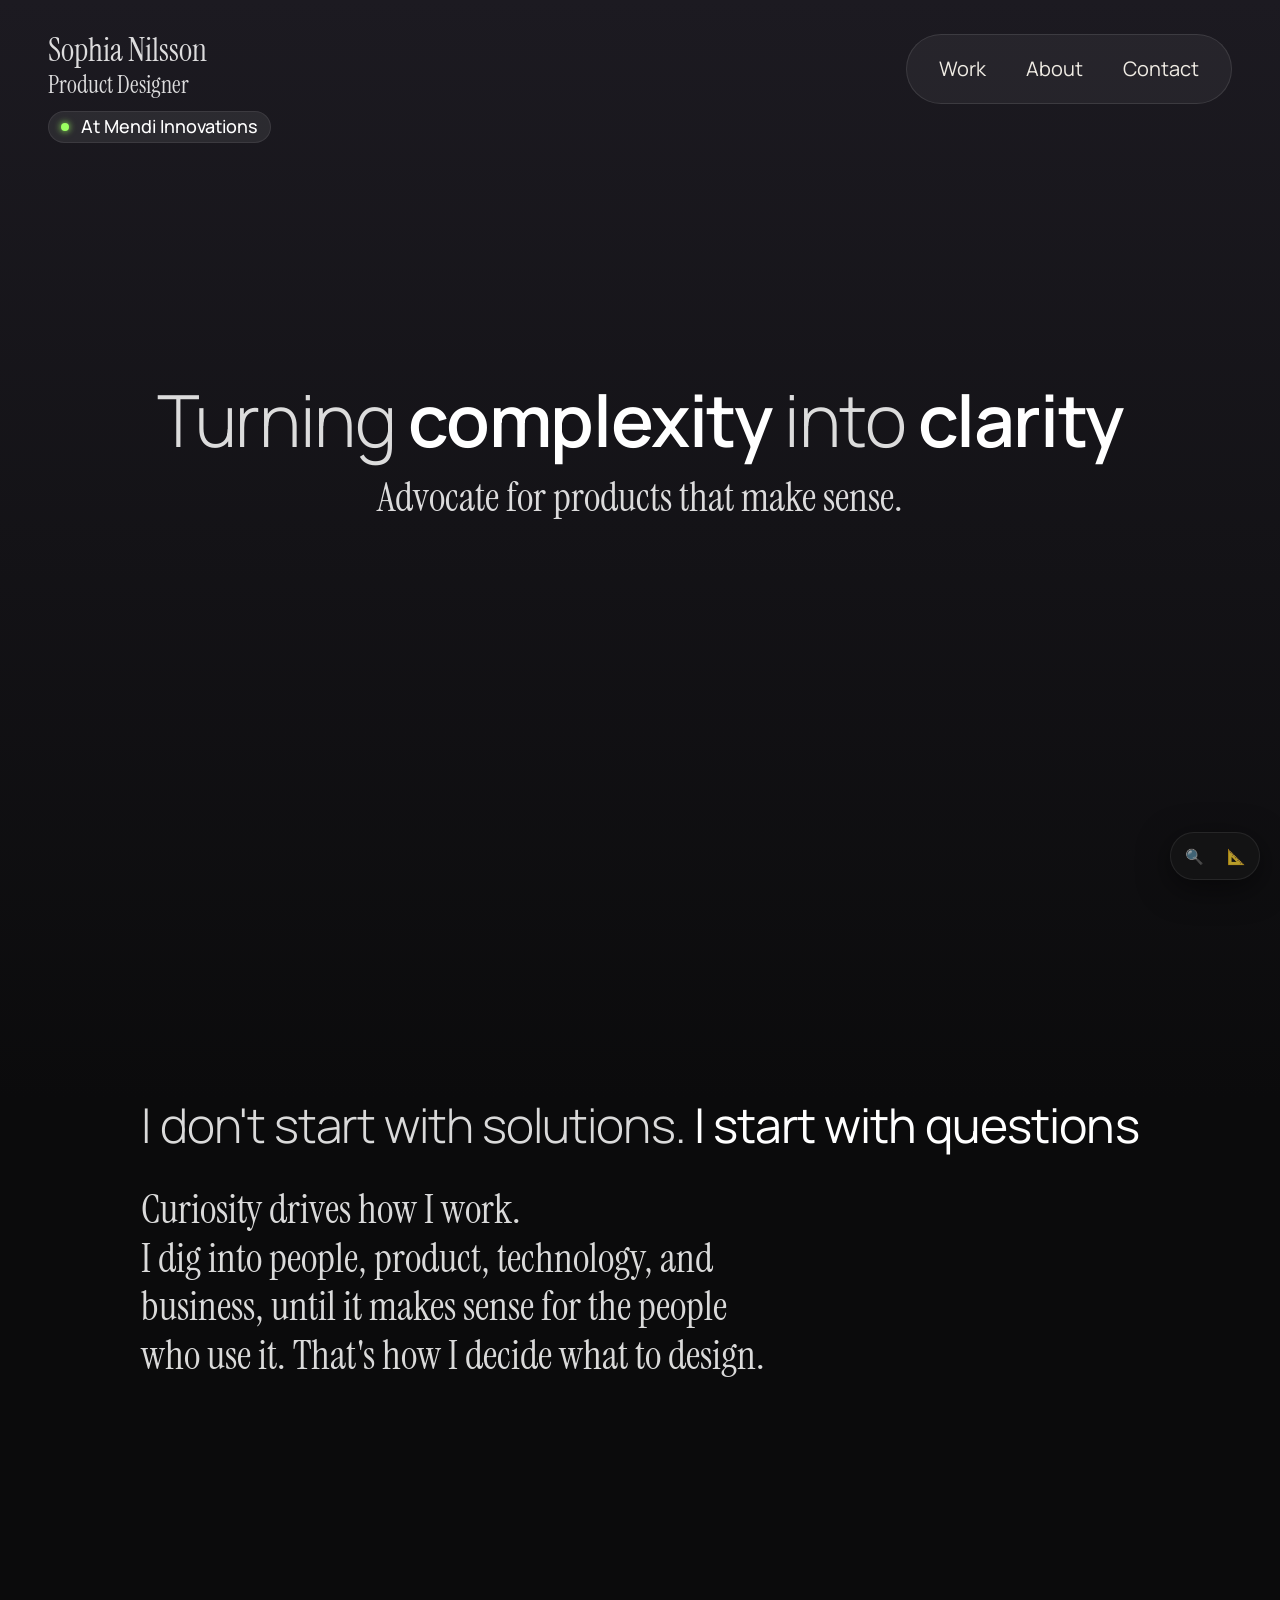
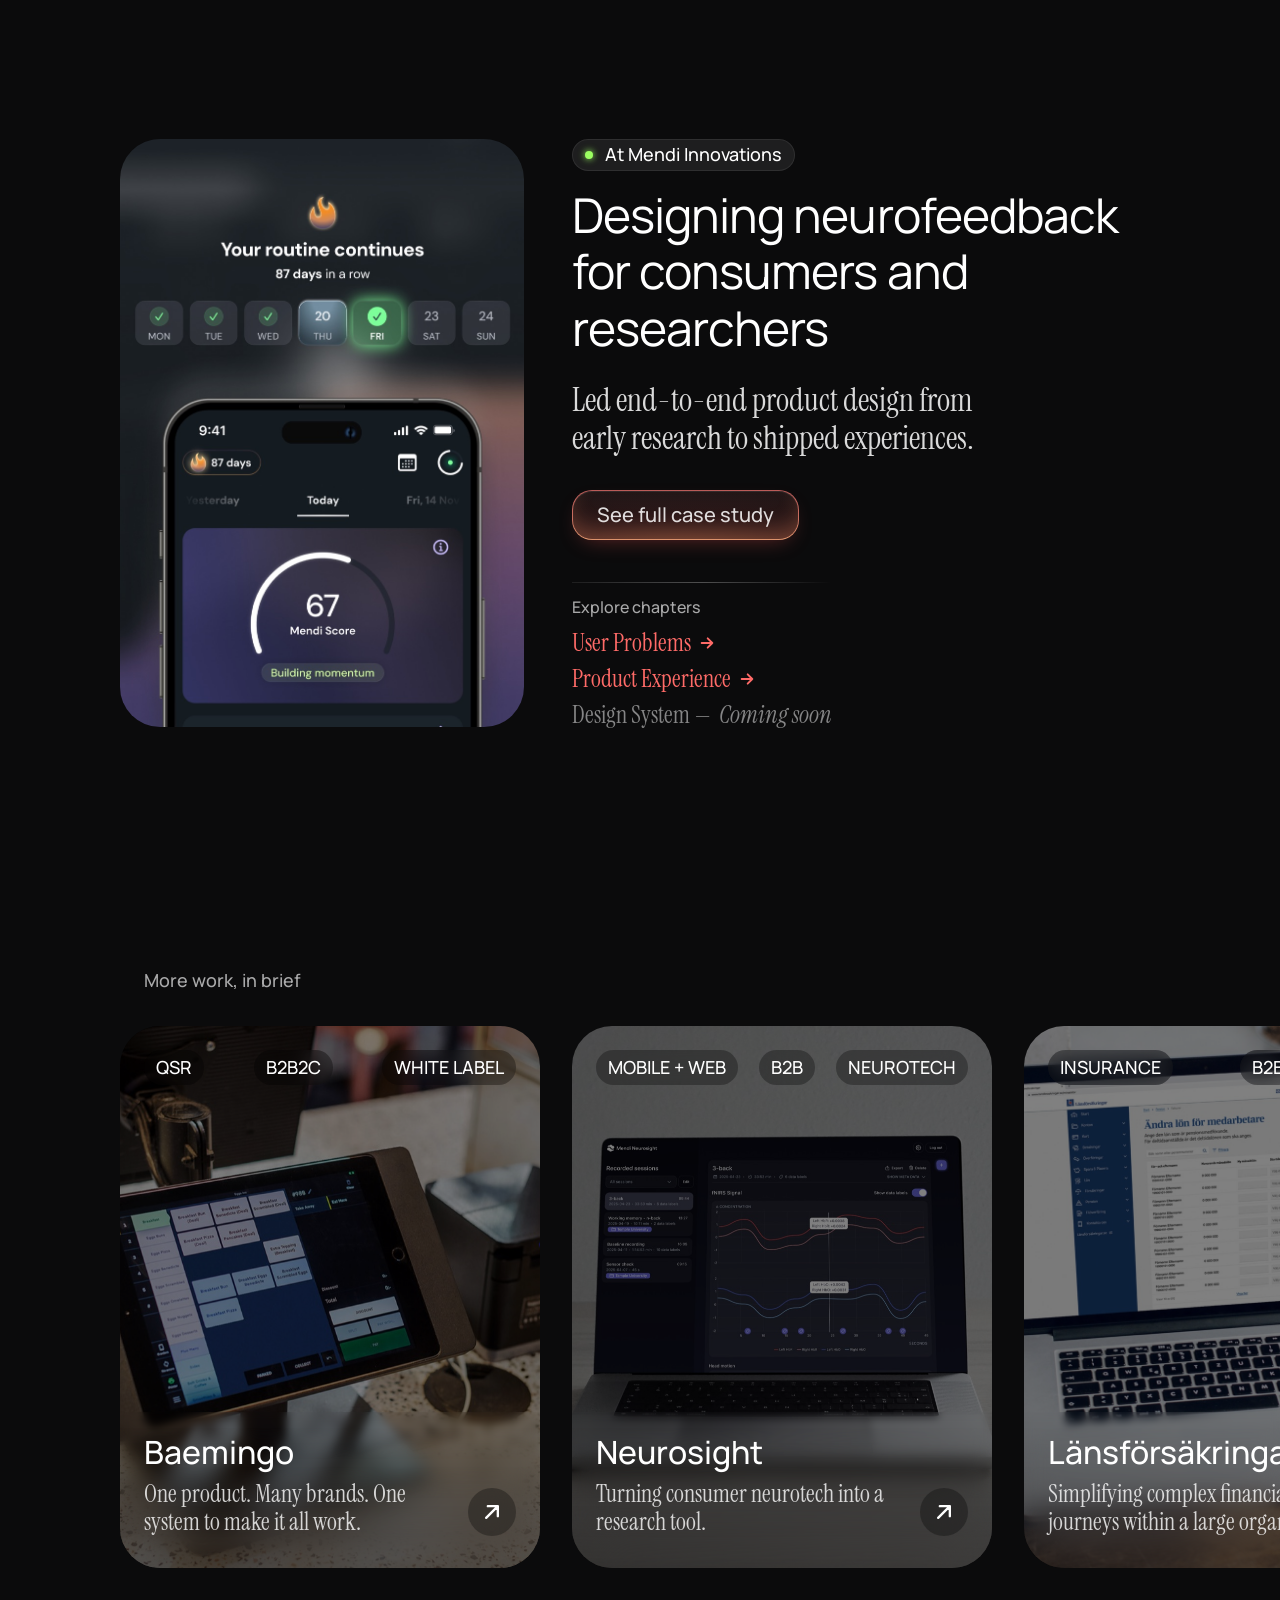
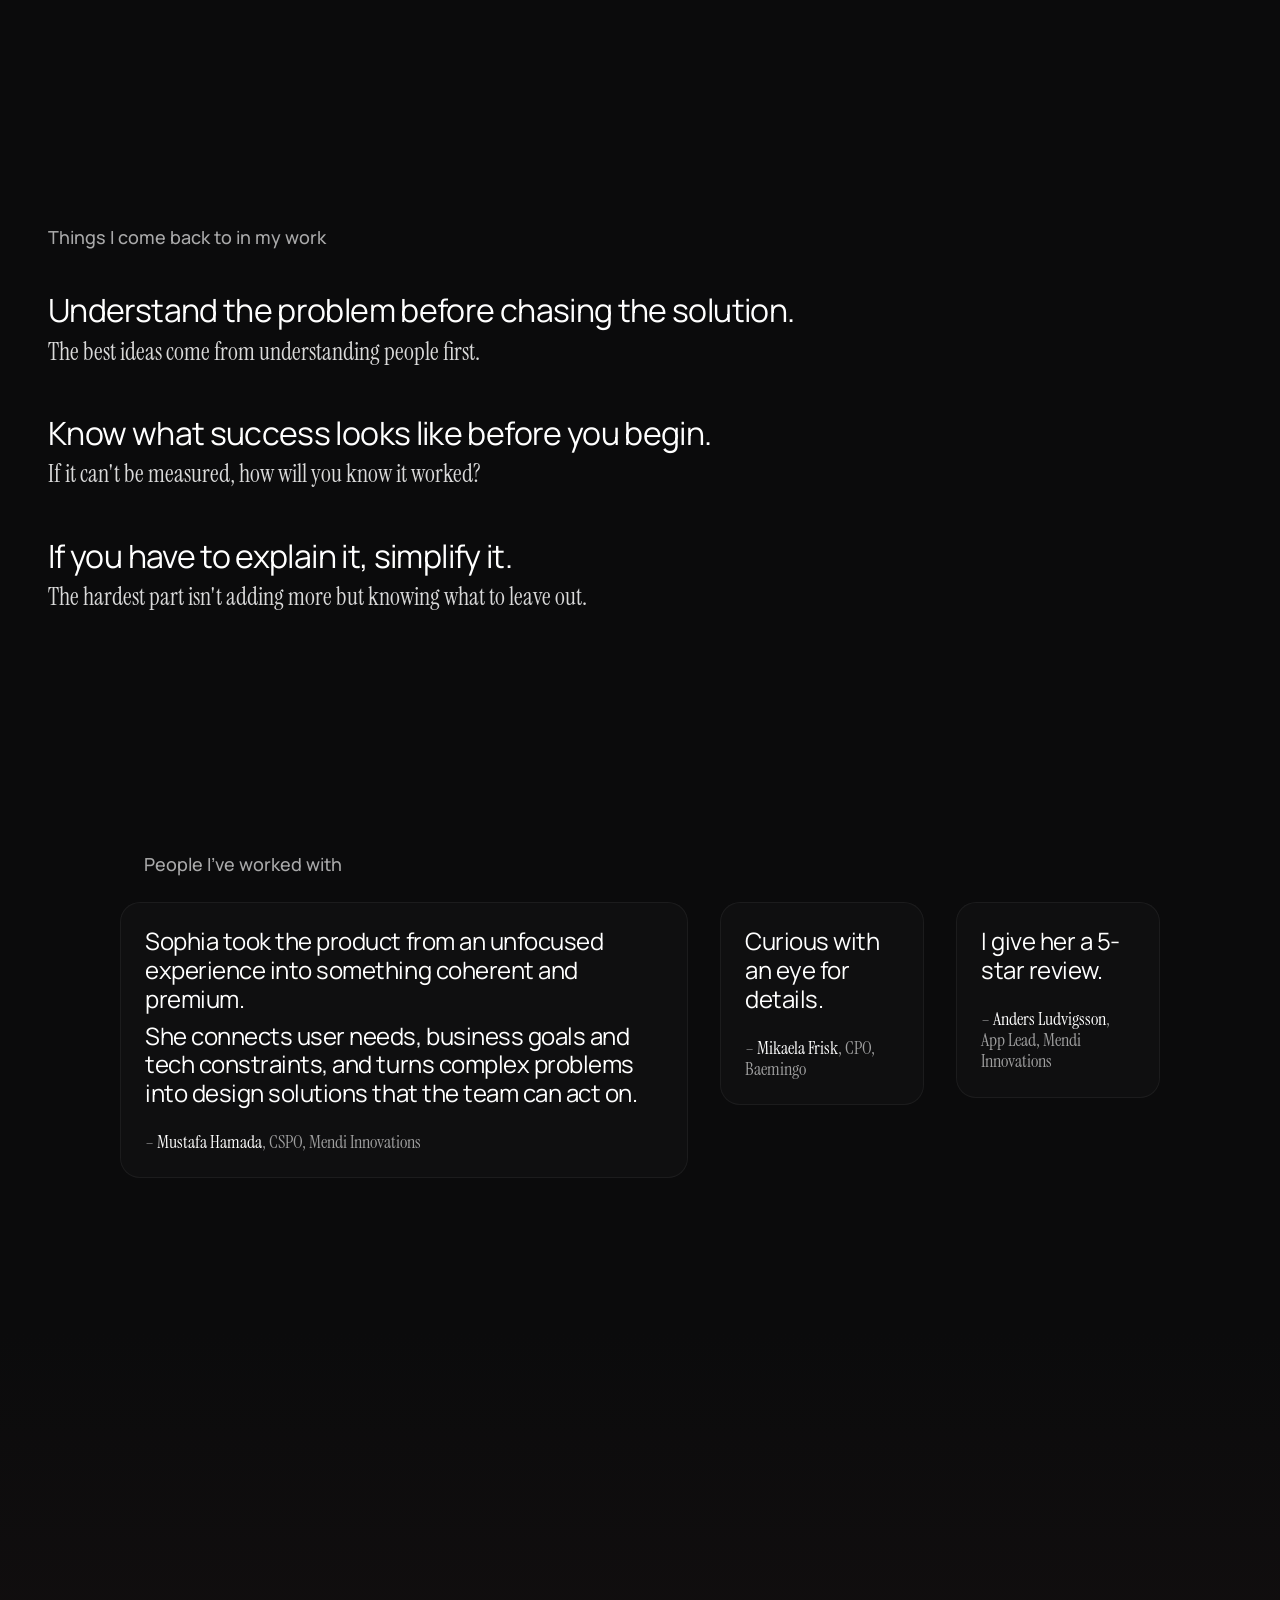
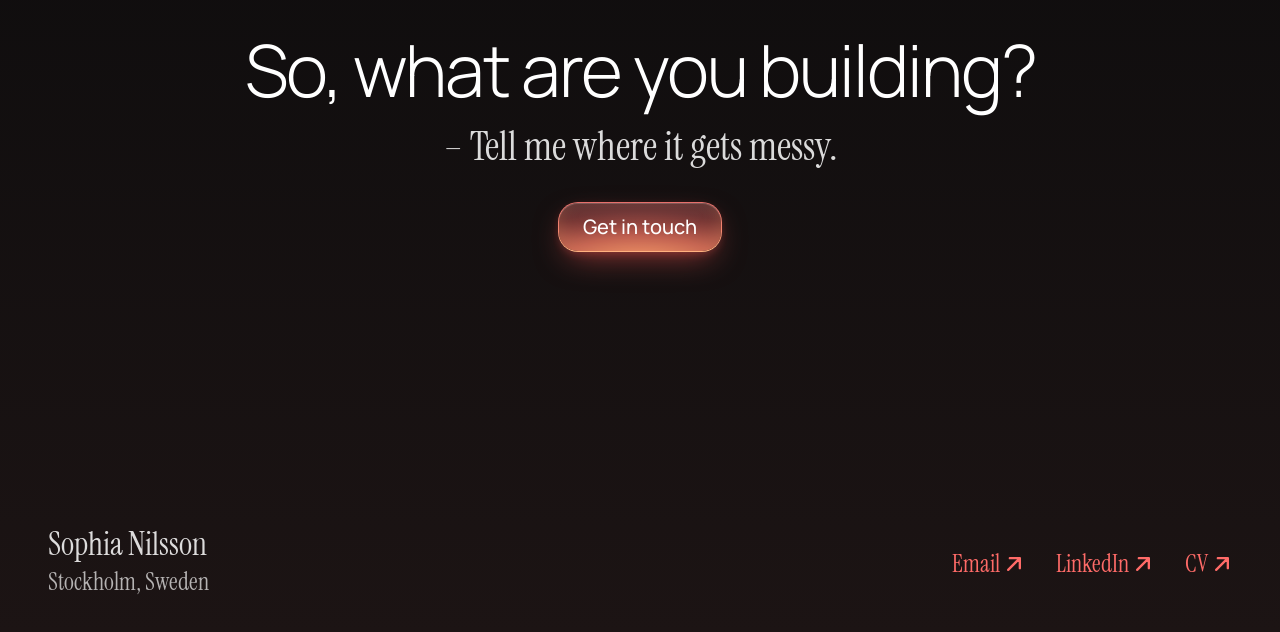
<file: index.html>
<!DOCTYPE html>
<html lang="en" data-theme="dark">
<head>
  <meta charset="UTF-8" />
  <meta name="viewport" content="width=device-width, initial-scale=1.0" />
  <title>Sophia Nilsson — Product Designer</title>

  <!-- Fonts -->
  <link rel="preconnect" href="https://fonts.googleapis.com" />
  <link rel="preconnect" href="https://fonts.gstatic.com" crossorigin />
  <link href="https://fonts.googleapis.com/css2?family=Manrope:wght@300;400;500;600&family=Instrument+Serif:ital@0;1&display=swap" rel="stylesheet" />

  <!-- Styles -->
  <link rel="stylesheet" href="css/variables.css" />
  <link rel="stylesheet" href="css/typography.css" />
  <link rel="stylesheet" href="css/base.css" />
  <link rel="stylesheet" href="css/animations.css" />
  <link rel="stylesheet" href="css/nav.css" />
  <link rel="stylesheet" href="css/hero.css" />
  <link rel="stylesheet" href="css/quote.css" />
  <link rel="stylesheet" href="css/featured-project.css" />
  <link rel="stylesheet" href="css/projects-grid.css" />
  <link rel="stylesheet" href="css/principles.css" />
  <link rel="stylesheet" href="css/testimonials.css" />
  <link rel="stylesheet" href="css/footer.css" />
</head>
<body class="home">

  <!-- ============ GLOW ZONE (hero + quote share ambient light) ============ -->
  <div class="glow-zone">

  <!-- ============ NAV ============ -->
  <nav id="nav">
    <div class="nav-identity" id="nav-logo">
      <div class="nav-identity-text">
        <a href="index.html" class="nav-identity-name">Sophia Nilsson</a>
        <span class="nav-identity-role">Product Designer</span>
      </div>
      <span class="eyebrow"><span class="eyebrow-dot"></span>At Mendi Innovations</span>
    </div>
    <ul class="nav-right home-pill" id="nav-buttons">
      <li><a href="#work">Work</a></li>
      <li><a href="about.html">About</a></li>
      <li><a href="#contact">Contact</a></li>
    </ul>
  </nav>

  <!-- ============ HERO ============ -->
  <section class="hero" id="hero">
    <div class="glow-frame" aria-hidden="true">
      <div class="glow-frame-img"></div>
    </div>
    <div class="hero-content center-col">
      <h1 class="hero-title" id="hero-title" style="opacity:0;">
        <span class="weight-light">Turning</span> complexity <span class="weight-light">into</span> clarity
      </h1>
      <p class="hero-subline">Advocate for products that make sense.</p>
    </div>
  </section>

  <!-- ============ QUOTE ============ -->
  <section class="quote-section">
    <div class="quote-text center-col reveal">
      <p class="quote-headline">
        <span class="weight-light">I don't start with solutions.</span> I start with questions
      </p>
      <p class="quote-subtitle">Curiosity drives how I work. <br />I dig into people, product, technology, and business, until it makes sense for the people who use it. That's how I decide what to design.</p>
    </div>
  </section>

  </div><!-- /glow-zone -->

  <!-- ============ FEATURED PROJECT (Currently at Mendi) ============ -->
  <section id="work" class="featured-project">
    <div class="featured-grid center-col">
      <a href="mendi.html" class="featured-media reveal" aria-label="Read the Mendi case study">
        <img src="assets/home-mendi.jpg" alt="Mendi neurofeedback app showing a daily streak and Mendi Score" loading="lazy" />
      </a>
      <div class="featured-text reveal">
        <div class="featured-heading">
          <span class="eyebrow"><span class="eyebrow-dot"></span>At Mendi Innovations</span>
          <h2 class="featured-title">Designing neurofeedback for consumers and researchers</h2>
          <p class="featured-intro">Led end-to-end product design from early research to shipped experiences.</p>
          <a href="mendi.html" class="btn-coral">See full case study</a>
        </div>
        <nav class="chapters" aria-label="Mendi chapters">
          <span class="chapters-label">Explore chapters</span>
          <div class="chapters-list">
            <a href="mendi-user-problems.html" class="chapter-tertiary">
              User Problems
              <svg width="16" height="16" viewBox="0 0 12 12" fill="none" xmlns="http://www.w3.org/2000/svg" aria-hidden="true"><path d="M2 6H10M10 6L6.5 2.5M10 6L6.5 9.5" stroke="currentColor" stroke-width="1.4" stroke-linecap="round" stroke-linejoin="round"/></svg>
            </a>
            <a href="mendi-product-experience.html" class="chapter-tertiary">
              Product Experience
              <svg width="16" height="16" viewBox="0 0 12 12" fill="none" xmlns="http://www.w3.org/2000/svg" aria-hidden="true"><path d="M2 6H10M10 6L6.5 2.5M10 6L6.5 9.5" stroke="currentColor" stroke-width="1.4" stroke-linecap="round" stroke-linejoin="round"/></svg>
            </a>
            <span class="chapter-tertiary is-muted">Design System — <em>Coming soon</em></span>
          </div>
        </nav>
      </div>
    </div>
  </section>

  <!-- ============ PROJECTS GRID (More work, in brief) ============ -->
  <section class="projects-section">
    <span class="projects-kicker">More work, in brief</span>
    <!-- Rendered by js/project-card.js + js/projects-data.js — the
         same ProjectCard component and data used on case study pages -->
    <div class="pgrid-scroll" id="project-cards"></div>
  </section>

  <!-- ============ PRINCIPLES ============ -->
  <section class="principles-section">
    <div class="principles-content center-col">
    <span class="principles-kicker">Things I come back to in my work</span>
    <div class="principles-list">
      <div class="principle-item reveal">
        <p class="principle-headline">Understand the problem before chasing the solution.</p>
        <p class="principle-subtext">The best ideas come from understanding people first.</p>
      </div>
      <div class="principle-item reveal">
        <p class="principle-headline">Know what success looks like before you begin.</p>
        <p class="principle-subtext">If it can't be measured, how will you know it worked?</p>
      </div>
      <div class="principle-item reveal">
        <p class="principle-headline">If you have to explain it, simplify it.</p>
        <p class="principle-subtext">The hardest part isn't adding more but knowing what to leave out.</p>
      </div>
    </div>
    </div>
  </section>

  <!-- ============ TESTIMONIALS (People I've worked with) ============ -->
  <section class="testimonials-section">
    <span class="testimonials-kicker">People I've worked with</span>
    <div class="testimonials-grid">
      <div class="testimonial-card is-lead reveal">
        <div class="testimonial-quote">
          <p>Sophia took the product from an unfocused experience into something coherent and premium.</p>
          <p>She connects user needs, business goals and tech constraints, and turns complex problems into design solutions that the team can act on.</p>
        </div>
        <p class="testimonial-author">– <span class="testimonial-name">Mustafa Hamada</span>, CSPO, Mendi Innovations</p>
      </div>
      <div class="testimonial-card reveal">
        <div class="testimonial-quote"><p>Curious with an eye for details.</p></div>
        <p class="testimonial-author">– <span class="testimonial-name">Mikaela Frisk</span>, CPO, Baemingo</p>
      </div>
      <div class="testimonial-card reveal">
        <div class="testimonial-quote"><p>I give her a 5-star review.</p></div>
        <p class="testimonial-author">– <span class="testimonial-name">Anders Ludvigsson</span>, App Lead, Mendi Innovations</p>
      </div>
    </div>
  </section>

  <!-- ============ FOOTER ============ -->
  <footer class="site-footer home-footer" id="contact">
    <div class="footer-inner">
      <div class="footer-cta-block reveal">
        <div class="footer-cta-text">
          <h2 class="footer-cta-headline">So, what are you building?</h2>
          <p class="footer-cta-subline">– Tell me where it gets messy.</p>
        </div>
        <a href="mailto:sophianilsson@live.com" class="btn-coral">Get in touch</a>
      </div>
      <div class="footer-contact-row">
        <div class="footer-contact-name-block">
          <a href="index.html" class="footer-contact-name">Sophia Nilsson</a>
          <span class="footer-contact-location">Stockholm, Sweden</span>
        </div>
        <div class="footer-contact-methods">
          <a href="mailto:sophianilsson@live.com" class="footer-contact-link">
            Email
            <svg width="20" height="20" viewBox="0 0 12 12" fill="none" xmlns="http://www.w3.org/2000/svg"><path d="M2.5 9.5L9.5 2.5M9.5 2.5H3.5M9.5 2.5V8.5" stroke="currentColor" stroke-width="1.4" stroke-linecap="round" stroke-linejoin="round"/></svg>
          </a>
          <a href="https://www.linkedin.com/in/sophia-nilsson-a5b174138/" target="_blank" class="footer-contact-link">
            LinkedIn
            <svg width="20" height="20" viewBox="0 0 12 12" fill="none" xmlns="http://www.w3.org/2000/svg"><path d="M2.5 9.5L9.5 2.5M9.5 2.5H3.5M9.5 2.5V8.5" stroke="currentColor" stroke-width="1.4" stroke-linecap="round" stroke-linejoin="round"/></svg>
          </a>
          <a href="#" class="footer-contact-link">
            CV
            <svg width="20" height="20" viewBox="0 0 12 12" fill="none" xmlns="http://www.w3.org/2000/svg"><path d="M2.5 9.5L9.5 2.5M9.5 2.5H3.5M9.5 2.5V8.5" stroke="currentColor" stroke-width="1.4" stroke-linecap="round" stroke-linejoin="round"/></svg>
          </a>
        </div>
      </div>
    </div>
  </footer>

  <!-- Scripts -->
  <script src="js/theme.js"></script>
  <script src="js/nav-scroll.js"></script>
  <script src="js/quote-align.js"></script>
  <script src="js/project-card.js"></script>
  <script src="js/projects-data.js"></script>
  <script>renderProjects('project-cards');</script>
  <script src="js/pgrid-blur-align.js"></script>
  <script src="js/reveal.js"></script>
  <script src="js/scroll-reveal.js"></script>
  <script src="js/debug.js"></script>
</body>
</html>
</file>
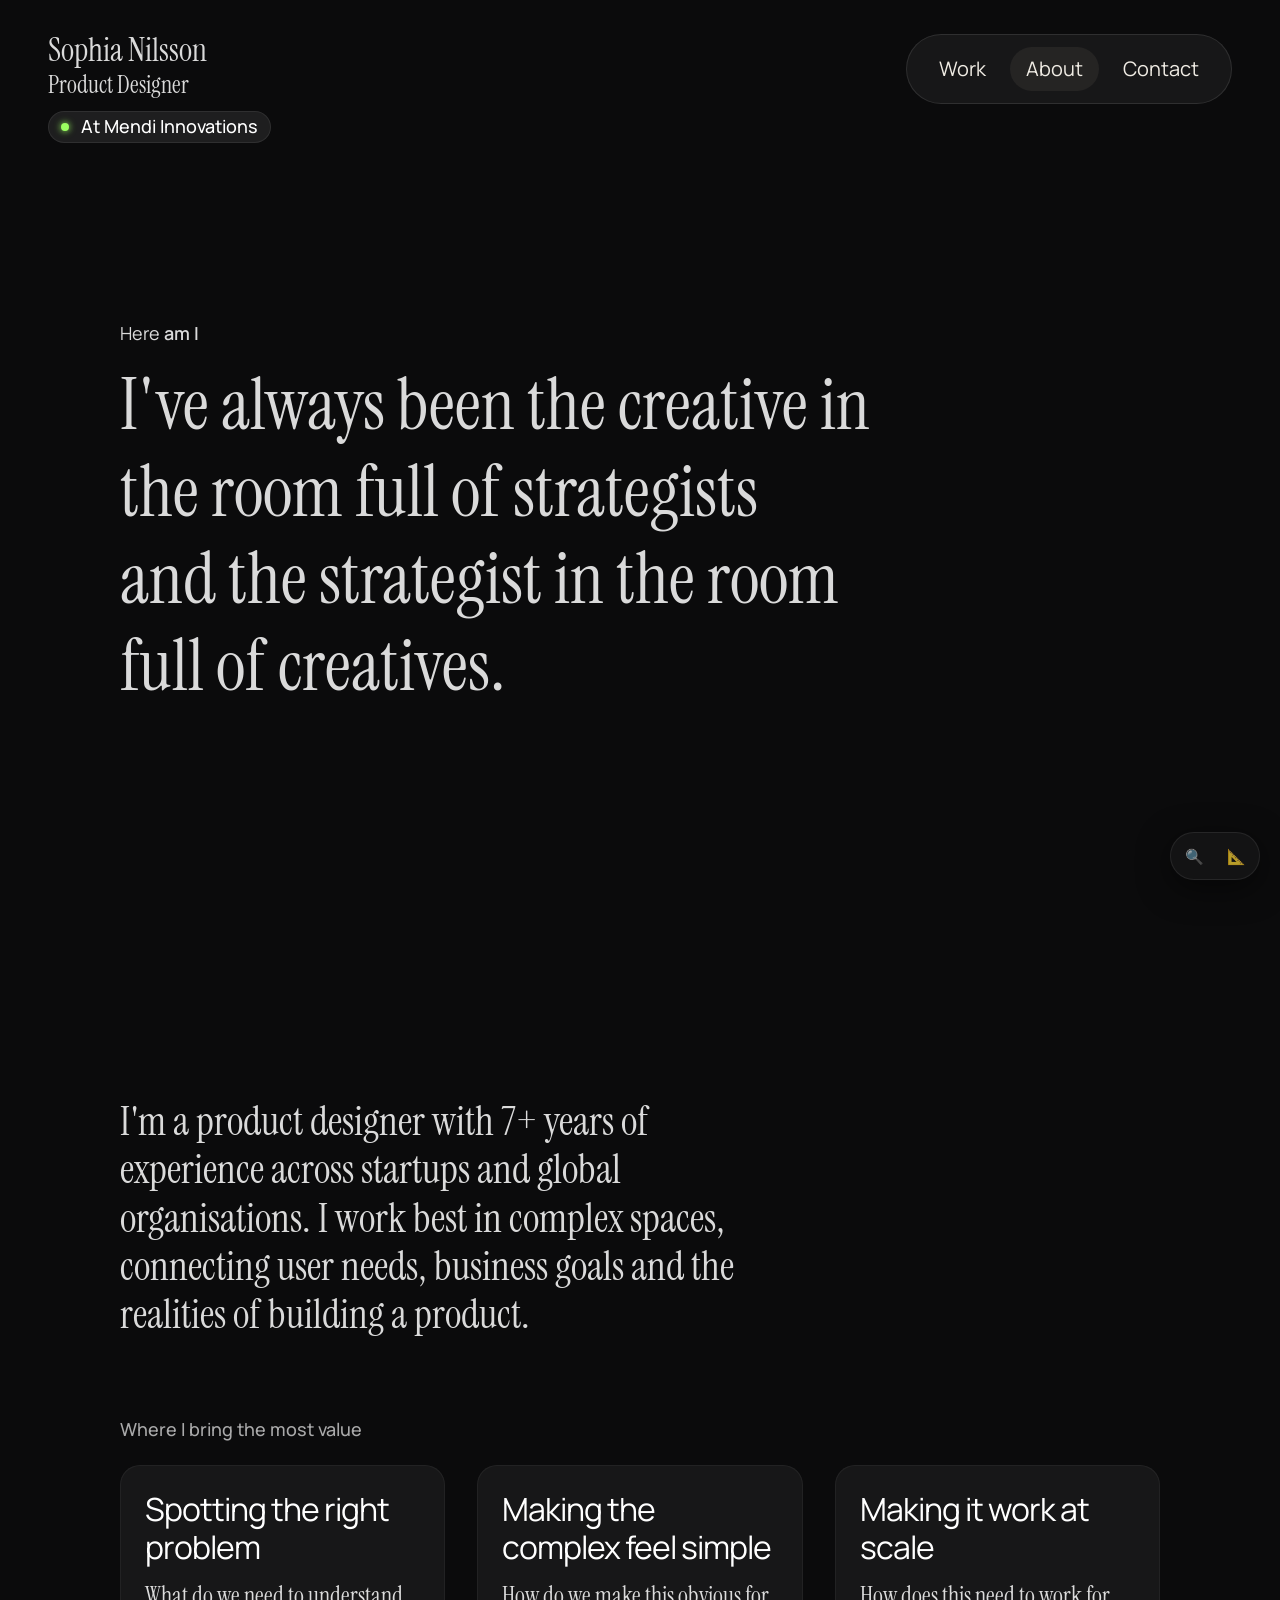
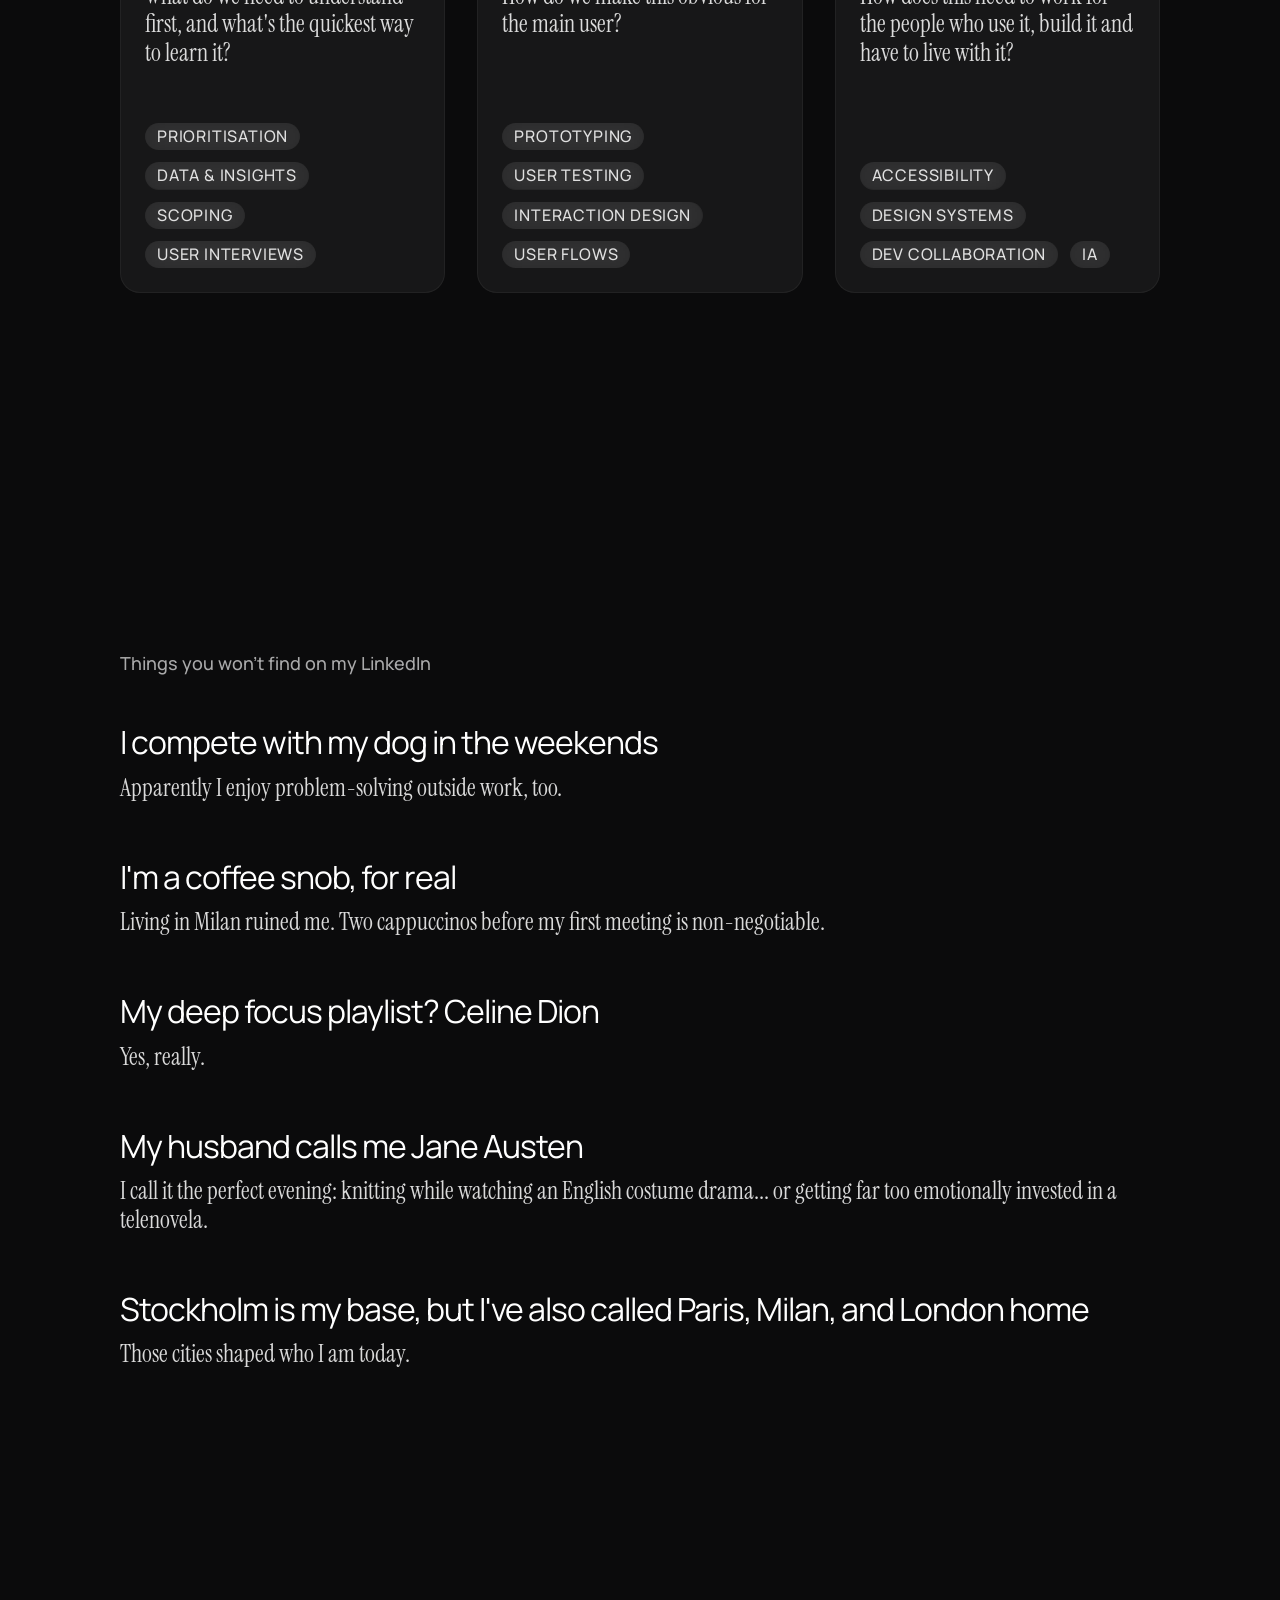
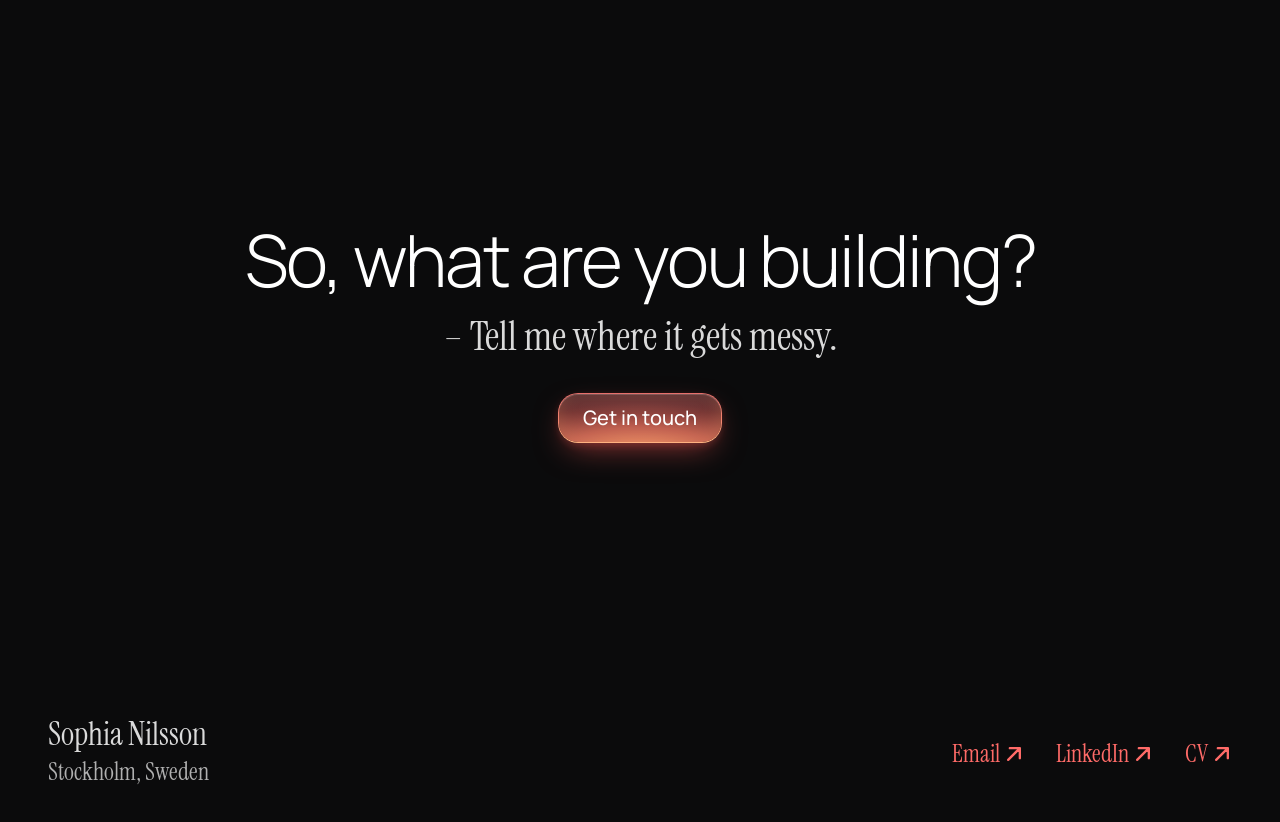
<file: about.html>
<!DOCTYPE html>
<html lang="en" data-theme="dark">
<head>
  <meta charset="UTF-8" />
  <meta name="viewport" content="width=device-width, initial-scale=1.0" />
  <title>About — Sophia Nilsson</title>

  <!-- Fonts -->
  <link rel="preconnect" href="https://fonts.googleapis.com" />
  <link rel="preconnect" href="https://fonts.gstatic.com" crossorigin />
  <link href="https://fonts.googleapis.com/css2?family=Manrope:wght@300;400;500;600&family=Instrument+Serif:ital@0;1&display=swap" rel="stylesheet" />

  <!-- Styles -->
  <link rel="stylesheet" href="css/variables.css" />
  <link rel="stylesheet" href="css/typography.css" />
  <link rel="stylesheet" href="css/base.css" />
  <link rel="stylesheet" href="css/animations.css" />
  <link rel="stylesheet" href="css/nav.css" />
  <link rel="stylesheet" href="css/about.css" />
  <link rel="stylesheet" href="css/footer.css" />
</head>
<body>

  <!-- ============ NAV ============ -->
  <nav id="nav">
    <div class="nav-identity" id="nav-logo">
      <div class="nav-identity-text">
        <a href="index.html" class="nav-identity-name">Sophia Nilsson</a>
        <span class="nav-identity-role">Product Designer</span>
      </div>
      <span class="eyebrow"><span class="eyebrow-dot"></span>At Mendi Innovations</span>
    </div>
    <ul class="nav-right home-pill" id="nav-buttons">
      <li><a href="index.html#work">Work</a></li>
      <li><a href="about.html" class="active">About</a></li>
      <li><a href="#contact">Contact</a></li>
    </ul>
  </nav>

  <!-- ============ HERO (slogan) ============ -->
  <section class="about-hero">
    <div class="about-slogan">
      <p class="about-eyebrow-line">Here <strong>am I</strong></p>
      <h1 class="about-slogan-title">I've always been the creative in the room full of strategists <br />and the strategist in the room full of creatives.</h1>
    </div>
  </section>

  <!-- ============ CONTENT (intro + values) ============ -->
  <section class="about-content">
    <div class="about-glow" aria-hidden="true"></div>

    <p class="about-intro">I'm a product designer with 7+ years of experience across startups and global organisations. I work best in complex spaces, connecting user needs, business goals and the realities of building a product.</p>

    <div class="about-values">
      <span class="about-values-kicker">Where I bring the most value</span>
      <div class="about-values-list">

        <div class="about-value-card reveal">
          <div class="about-value-details">
            <h3 class="about-value-title">Spotting the right problem</h3>
            <p class="about-value-desc">What do we need to understand first, and what's the quickest way to learn it?</p>
          </div>
          <div class="about-value-chips">
            <span class="about-chip">Prioritisation</span>
            <span class="about-chip">Data &amp; insights</span>
            <span class="about-chip">Scoping</span>
            <span class="about-chip">User interviews</span>
          </div>
        </div>

        <div class="about-value-card reveal">
          <div class="about-value-details">
            <h3 class="about-value-title">Making the complex feel simple</h3>
            <p class="about-value-desc">How do we make this obvious for the main user?</p>
          </div>
          <div class="about-value-chips">
            <span class="about-chip">Prototyping</span>
            <span class="about-chip">User testing</span>
            <span class="about-chip">Interaction design</span>
            <span class="about-chip">User flows</span>
          </div>
        </div>

        <div class="about-value-card reveal">
          <div class="about-value-details">
            <h3 class="about-value-title">Making it work at scale</h3>
            <p class="about-value-desc">How does this need to work for the people who use it, build it and have to live with it?</p>
          </div>
          <div class="about-value-chips">
            <span class="about-chip">Accessibility</span>
            <span class="about-chip">Design systems</span>
            <span class="about-chip">Dev collaboration</span>
            <span class="about-chip">IA</span>
          </div>
        </div>

      </div>
    </div>
  </section>

  <!-- ============ ADDITIONAL INFO (fun facts) ============ -->
  <section class="about-extra">
    <span class="about-extra-kicker">Things you won't find on my LinkedIn</span>
    <div class="about-extra-list">

      <div class="about-extra-item reveal">
        <h3 class="about-extra-title">I compete with my dog in the weekends</h3>
        <p class="about-extra-desc">Apparently I enjoy problem-solving outside work, too.</p>
      </div>

      <div class="about-extra-item reveal">
        <h3 class="about-extra-title">I'm a coffee snob, for real</h3>
        <p class="about-extra-desc">Living in Milan ruined me. Two cappuccinos before my first meeting is non-negotiable.</p>
      </div>

      <div class="about-extra-item reveal">
        <h3 class="about-extra-title">My deep focus playlist? Celine Dion</h3>
        <p class="about-extra-desc">Yes, really.</p>
      </div>

      <div class="about-extra-item reveal">
        <h3 class="about-extra-title">My husband calls me Jane Austen</h3>
        <p class="about-extra-desc">I call it the perfect evening: knitting while watching an English costume drama... or getting far too emotionally invested in a telenovela.</p>
      </div>

      <div class="about-extra-item reveal">
        <h3 class="about-extra-title">Stockholm is my base, but I've also called Paris, Milan, and London home</h3>
        <p class="about-extra-desc">Those cities shaped who I am today.</p>
      </div>

    </div>
  </section>

  <!-- ============ FOOTER ============ -->
  <footer class="site-footer home-footer" id="contact">
    <div class="footer-inner">
      <div class="footer-cta-block reveal">
        <div class="footer-cta-text">
          <h2 class="footer-cta-headline">So, what are you building?</h2>
          <p class="footer-cta-subline">– Tell me where it gets messy.</p>
        </div>
        <a href="mailto:sophianilsson@live.com" class="btn-coral">Get in touch</a>
      </div>
      <div class="footer-contact-row">
        <div class="footer-contact-name-block">
          <a href="index.html" class="footer-contact-name">Sophia Nilsson</a>
          <span class="footer-contact-location">Stockholm, Sweden</span>
        </div>
        <div class="footer-contact-methods">
          <a href="mailto:sophianilsson@live.com" class="footer-contact-link">
            Email
            <svg width="20" height="20" viewBox="0 0 12 12" fill="none" xmlns="http://www.w3.org/2000/svg"><path d="M2.5 9.5L9.5 2.5M9.5 2.5H3.5M9.5 2.5V8.5" stroke="currentColor" stroke-width="1.4" stroke-linecap="round" stroke-linejoin="round"/></svg>
          </a>
          <a href="https://www.linkedin.com/in/sophia-nilsson-a5b174138/" target="_blank" class="footer-contact-link">
            LinkedIn
            <svg width="20" height="20" viewBox="0 0 12 12" fill="none" xmlns="http://www.w3.org/2000/svg"><path d="M2.5 9.5L9.5 2.5M9.5 2.5H3.5M9.5 2.5V8.5" stroke="currentColor" stroke-width="1.4" stroke-linecap="round" stroke-linejoin="round"/></svg>
          </a>
          <a href="#" class="footer-contact-link">
            CV
            <svg width="20" height="20" viewBox="0 0 12 12" fill="none" xmlns="http://www.w3.org/2000/svg"><path d="M2.5 9.5L9.5 2.5M9.5 2.5H3.5M9.5 2.5V8.5" stroke="currentColor" stroke-width="1.4" stroke-linecap="round" stroke-linejoin="round"/></svg>
          </a>
        </div>
      </div>
    </div>
  </footer>

  <!-- Scripts -->
  <script src="js/theme.js"></script>
  <script src="js/nav-scroll.js"></script>
  <script src="js/reveal.js"></script>
  <script src="js/debug.js"></script>
</body>
</html>
</file>
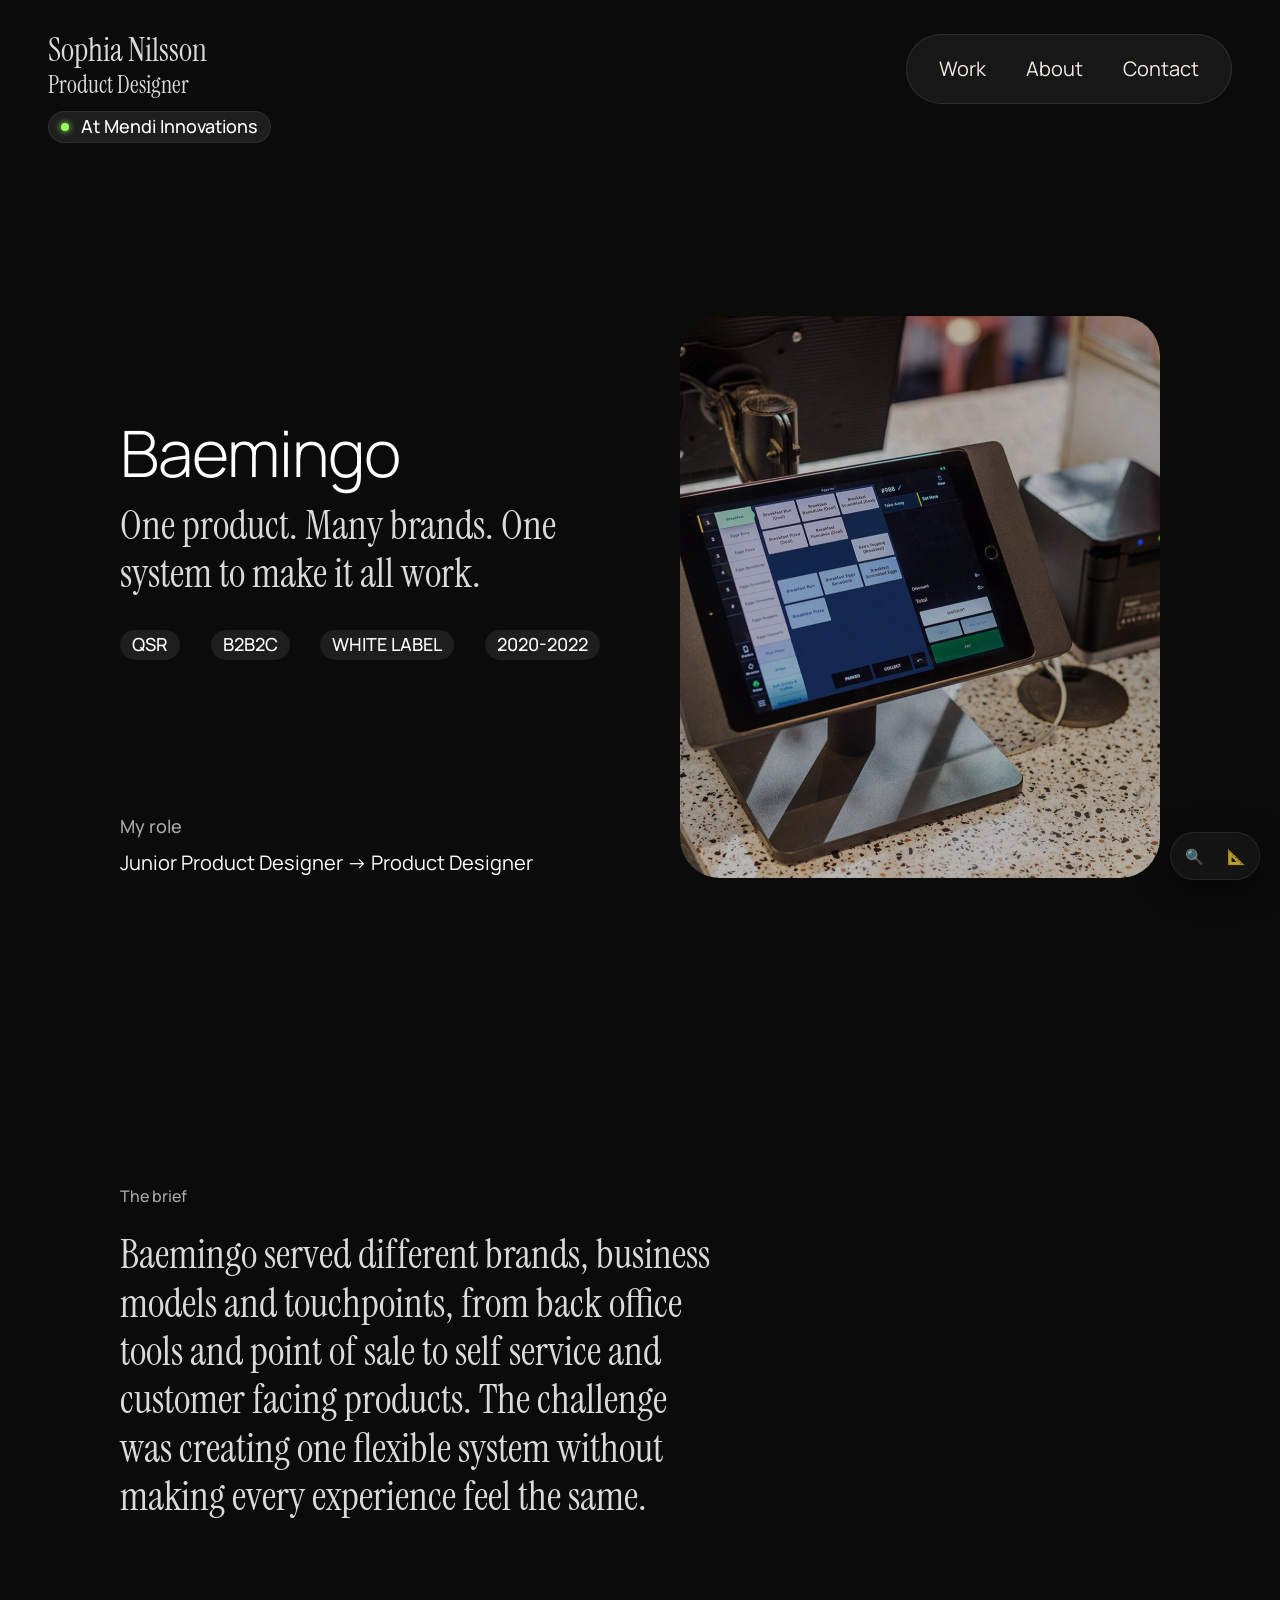
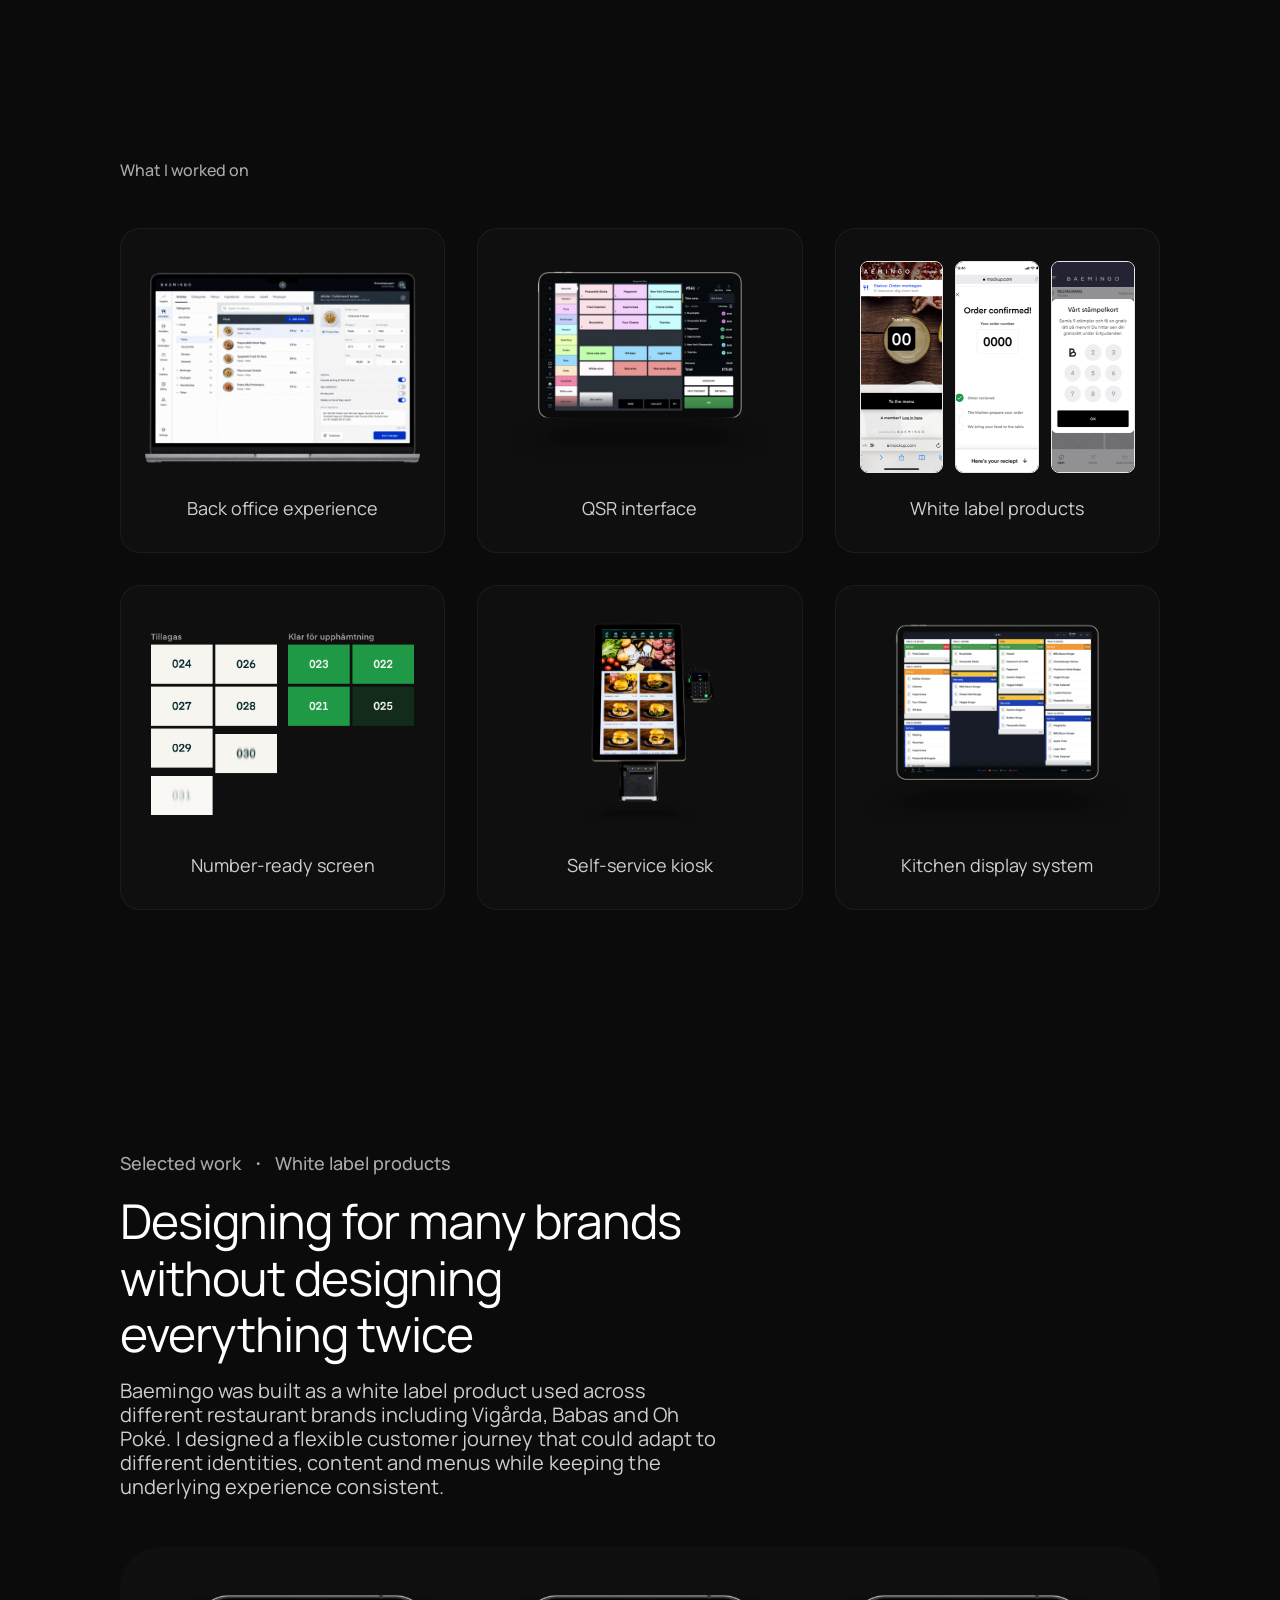
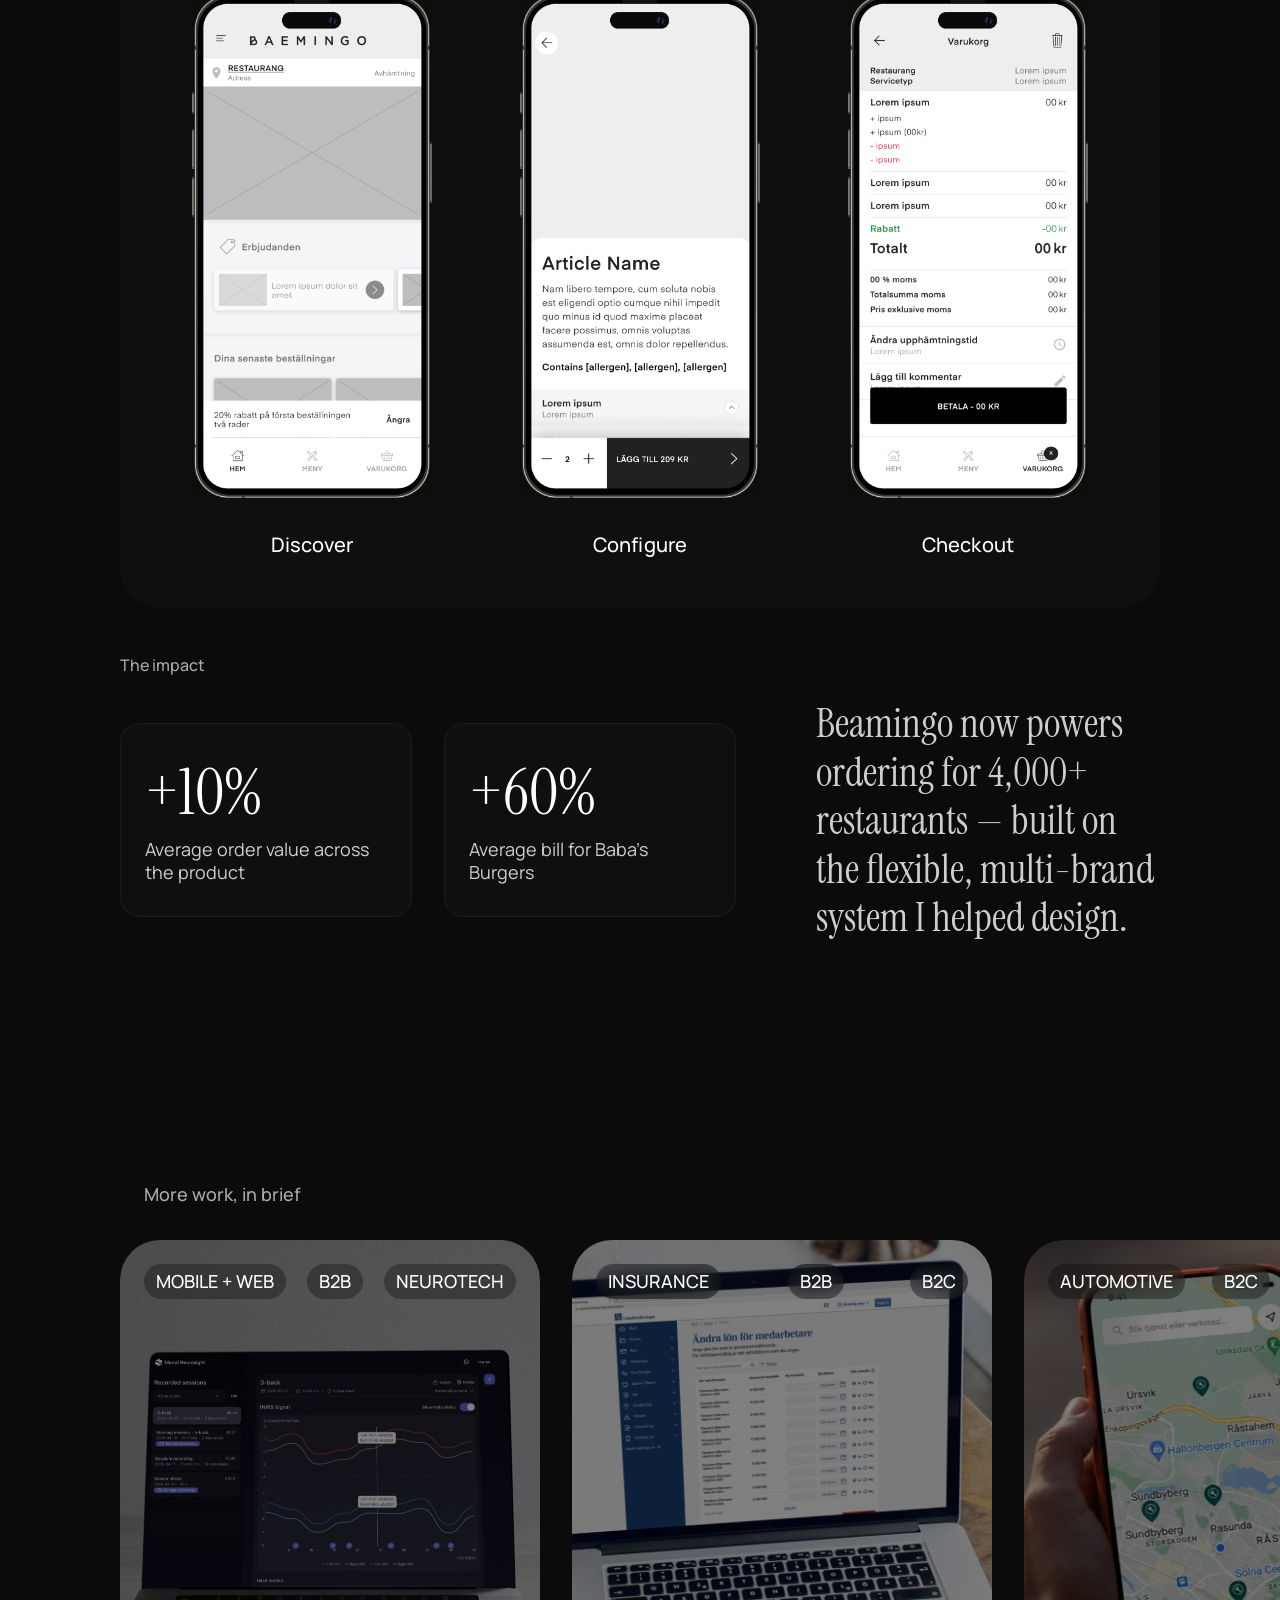
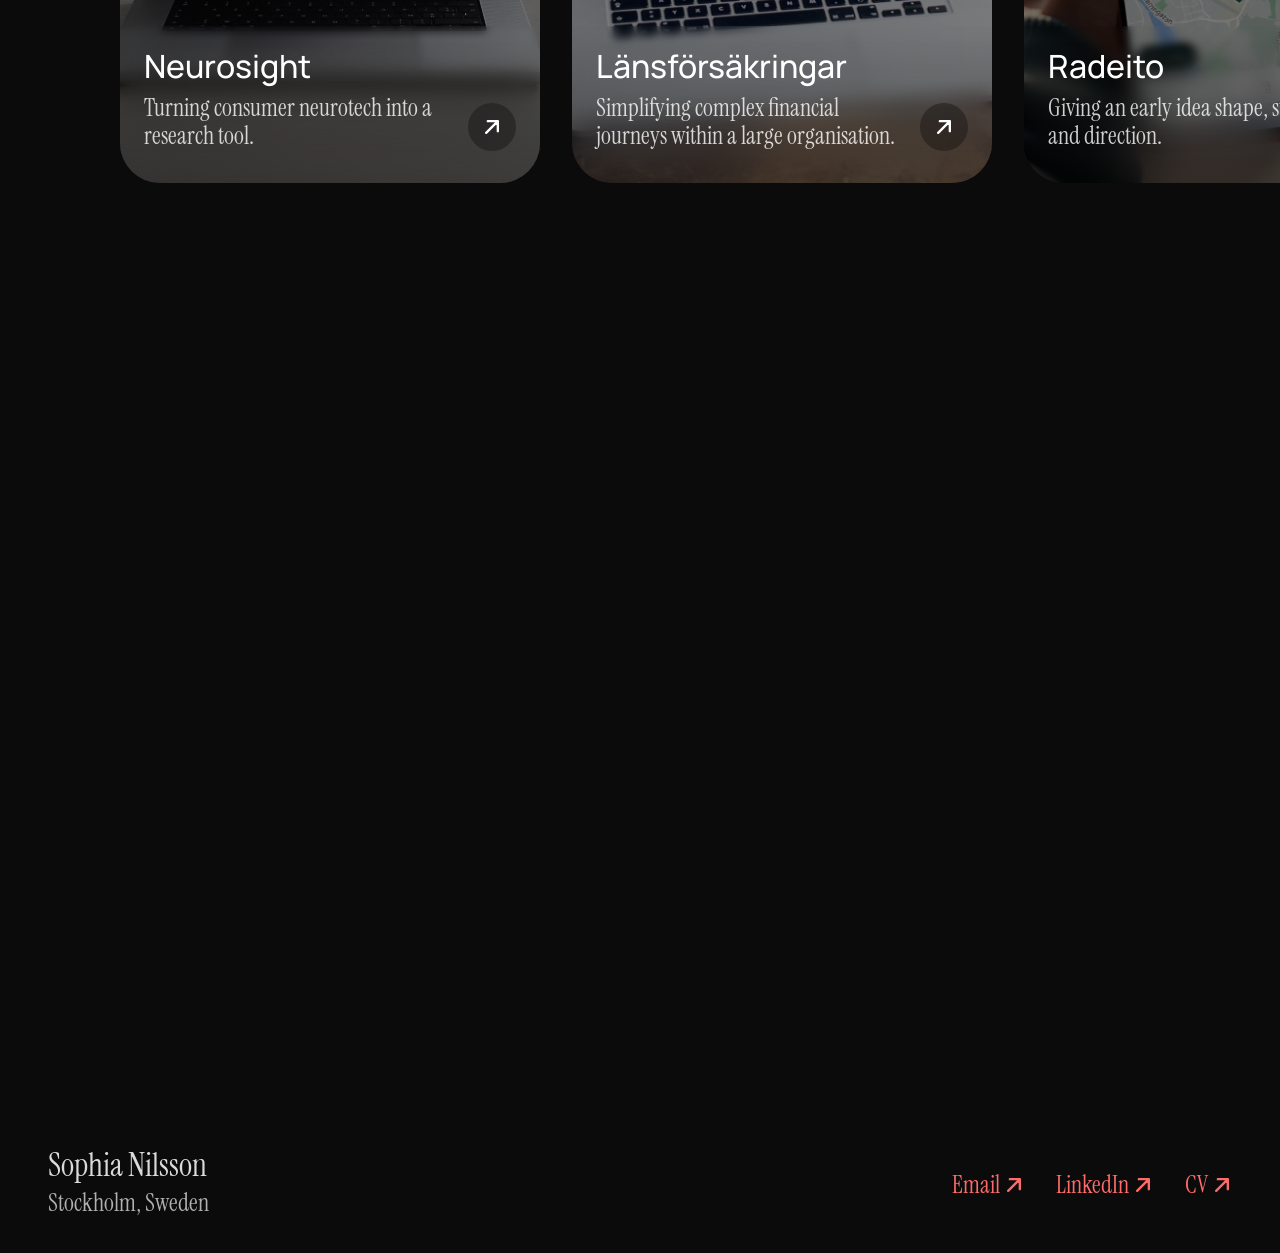
<file: baemingo.html>
<!DOCTYPE html>
<html lang="en" data-theme="dark">
<head>
  <meta charset="UTF-8" />
  <meta name="viewport" content="width=device-width, initial-scale=1.0" />
  <title>Baemingo — Sophia Nilsson</title>

  <!-- Fonts -->
  <link rel="preconnect" href="https://fonts.googleapis.com" />
  <link rel="preconnect" href="https://fonts.gstatic.com" crossorigin />
  <link href="https://fonts.googleapis.com/css2?family=Manrope:wght@300;400;500;600&family=Instrument+Serif:ital@0;1&display=swap" rel="stylesheet" />

  <!-- Styles -->
  <link rel="stylesheet" href="css/variables.css" />
  <link rel="stylesheet" href="css/typography.css" />
  <link rel="stylesheet" href="css/base.css" />
  <link rel="stylesheet" href="css/animations.css" />
  <link rel="stylesheet" href="css/nav.css" />
  <link rel="stylesheet" href="css/project-page.css" />
  <link rel="stylesheet" href="css/phone-mockup.css" />
  <link rel="stylesheet" href="css/projects-grid.css" />
  <link rel="stylesheet" href="css/footer.css" />
</head>
<body>

  <!-- ============ NAV ============ -->
  <nav id="nav">
    <div class="nav-identity" id="nav-logo">
      <div class="nav-identity-text">
        <a href="index.html" class="nav-identity-name">Sophia Nilsson</a>
        <span class="nav-identity-role">Product Designer</span>
      </div>
      <span class="eyebrow"><span class="eyebrow-dot"></span>At Mendi Innovations</span>
    </div>
    <ul class="nav-right home-pill" id="nav-buttons">
      <li><a href="index.html#work">Work</a></li>
      <li><a href="about.html">About</a></li>
      <li><a href="#contact">Contact</a></li>
    </ul>
  </nav>

  <!-- ============ HERO ============ -->
  <section class="proj-hero">
    <div class="proj-hero-grid">
      <div class="proj-hero-text">
        <div class="proj-hero-top">
          <h1 class="proj-title">Baemingo</h1>
          <p class="proj-tagline">One product. Many brands. One system to make it all work.</p>
          <div class="proj-hero-chips">
            <span class="proj-chip">QSR</span>
            <span class="proj-chip">B2B2C</span>
            <span class="proj-chip">WHITE LABEL</span>
            <span class="proj-chip">2020-2022</span>
          </div>
        </div>
        <div class="proj-role">
          <span class="proj-role-label">My role</span>
          <span class="proj-role-value">Junior Product Designer → Product Designer</span>
        </div>
      </div>
      <div class="proj-hero-image">
        <img src="assets/baemingo-hero.jpg" alt="Baemingo point-of-sale tablet at a restaurant counter" loading="lazy" />
      </div>
    </div>
  </section>

  <!-- ============ THE BRIEF ============ -->
  <section class="proj-brief">
    <div class="proj-brief-inner">
      <span class="proj-kicker">The brief</span>
      <p class="proj-brief-text">Baemingo served different brands, business models and touchpoints, from back office tools and point of sale to self service and customer facing products. The challenge was creating one flexible system without making every experience feel the same.</p>
    </div>
  </section>

  <!-- ============ WHAT I WORKED ON ============ -->
  <section class="proj-work">
    <span class="proj-kicker">What I worked on</span>
    <div class="proj-work-grid">

      <div class="proj-work-card reveal">
        <div class="proj-work-image">
          <img src="assets/baemingo-work-backoffice.png" alt="Back office experience on a laptop" loading="lazy" />
        </div>
        <p class="proj-work-caption">Back office experience</p>
      </div>

      <div class="proj-work-card reveal">
        <div class="proj-work-image">
          <img src="assets/baemingo-work-qsr.png" alt="QSR point-of-sale interface on a tablet" loading="lazy" />
        </div>
        <p class="proj-work-caption">QSR interface</p>
      </div>

      <!-- Variant: 3 stacked images instead of one -->
      <div class="proj-work-card reveal">
        <div class="proj-work-stack">
          <img src="assets/baemingo-work-whitelabel-1.png" alt="White label product screen, brand 1" loading="lazy" />
          <img src="assets/baemingo-work-whitelabel-2.png" alt="White label product screen, brand 2" loading="lazy" />
          <img src="assets/baemingo-work-whitelabel-3.png" alt="White label product screen, brand 3" loading="lazy" />
        </div>
        <p class="proj-work-caption">White label products</p>
      </div>

      <div class="proj-work-card reveal">
        <div class="proj-work-image proj-work-image--contain">
          <img src="assets/baemingo-work-numberready.png" alt="Number-ready screen showing order pickup status" loading="lazy" />
        </div>
        <p class="proj-work-caption">Number-ready screen</p>
      </div>

      <div class="proj-work-card reveal">
        <div class="proj-work-image">
          <img src="assets/baemingo-work-kiosk.png" alt="Self-service kiosk showing a menu" loading="lazy" />
        </div>
        <p class="proj-work-caption">Self-service kiosk</p>
      </div>

      <div class="proj-work-card reveal">
        <div class="proj-work-image">
          <img src="assets/baemingo-work-kds.png" alt="Kitchen display system showing incoming orders" loading="lazy" />
        </div>
        <p class="proj-work-caption">Kitchen display system</p>
      </div>

    </div>
  </section>

  <!-- ============ SELECTED WORK SPOTLIGHT ============ -->
  <section class="proj-selected">
    <div class="proj-selected-intro">
      <span class="proj-selected-kicker">
        <span>Selected work</span><span>・</span><span>White label products</span>
      </span>
      <h2 class="proj-selected-headline">Designing for many brands without designing everything twice</h2>
      <p class="proj-selected-body">Baemingo was built as a white label product used across different restaurant brands including Vigårda, Babas and Oh Poké. I designed a flexible customer journey that could adapt to different identities, content and menus while keeping the underlying experience consistent.</p>
    </div>

    <!-- Rendered by js/phone-mockup.js — one shared component, no duplicated frame markup -->
    <div class="proj-panel phone-mockup-row" id="phone-mockups"></div>

    <div class="proj-impact">
      <span class="proj-kicker">The impact</span>
      <div class="proj-impact-row proj-impact-row--center">
        <div class="proj-impact-grid">
          <div class="proj-stat-card reveal">
            <span class="proj-stat-number">+10%</span>
            <span class="proj-stat-label">Average order value across the product</span>
          </div>
          <div class="proj-stat-card reveal">
            <span class="proj-stat-number">+60%</span>
            <span class="proj-stat-label">Average bill for Baba's Burgers</span>
          </div>
        </div>
        <p class="proj-impact-quote">Beamingo now powers ordering for 4,000+ restaurants — built on the flexible, multi-brand system I helped design.</p>
      </div>
    </div>
  </section>

  <!-- ============ MORE WORK, IN BRIEF ============ -->
  <section class="projects-section">
    <span class="projects-kicker">More work, in brief</span>
    <!-- Rendered by js/project-card.js + js/projects-data.js — the
         same ProjectCard component and data used on Home, minus this
         page's own project -->
    <div class="pgrid-scroll" id="project-cards"></div>
  </section>

  <!-- ============ FOOTER ============ -->
  <footer class="site-footer home-footer" id="contact">
    <div class="footer-inner">
      <div class="footer-cta-block reveal">
        <div class="footer-cta-text">
          <h2 class="footer-cta-headline">So, what are you building?</h2>
          <p class="footer-cta-subline">– Tell me where it gets messy.</p>
        </div>
        <a href="mailto:sophianilsson@live.com" class="btn-coral">Get in touch</a>
      </div>
      <div class="footer-contact-row">
        <div class="footer-contact-name-block">
          <a href="index.html" class="footer-contact-name">Sophia Nilsson</a>
          <span class="footer-contact-location">Stockholm, Sweden</span>
        </div>
        <div class="footer-contact-methods">
          <a href="mailto:sophianilsson@live.com" class="footer-contact-link">
            Email
            <svg width="20" height="20" viewBox="0 0 12 12" fill="none" xmlns="http://www.w3.org/2000/svg"><path d="M2.5 9.5L9.5 2.5M9.5 2.5H3.5M9.5 2.5V8.5" stroke="currentColor" stroke-width="1.4" stroke-linecap="round" stroke-linejoin="round"/></svg>
          </a>
          <a href="https://www.linkedin.com/in/sophia-nilsson-a5b174138/" target="_blank" class="footer-contact-link">
            LinkedIn
            <svg width="20" height="20" viewBox="0 0 12 12" fill="none" xmlns="http://www.w3.org/2000/svg"><path d="M2.5 9.5L9.5 2.5M9.5 2.5H3.5M9.5 2.5V8.5" stroke="currentColor" stroke-width="1.4" stroke-linecap="round" stroke-linejoin="round"/></svg>
          </a>
          <a href="#" class="footer-contact-link">
            CV
            <svg width="20" height="20" viewBox="0 0 12 12" fill="none" xmlns="http://www.w3.org/2000/svg"><path d="M2.5 9.5L9.5 2.5M9.5 2.5H3.5M9.5 2.5V8.5" stroke="currentColor" stroke-width="1.4" stroke-linecap="round" stroke-linejoin="round"/></svg>
          </a>
        </div>
      </div>
    </div>
  </footer>

  <!-- Scripts -->
  <script src="js/theme.js"></script>
  <script src="js/nav-scroll.js"></script>
  <script src="js/reveal.js"></script>
  <script src="js/phone-mockup.js"></script>
  <script src="js/project-card.js"></script>
  <script src="js/projects-data.js"></script>
  <script>
    renderPhoneMockups('phone-mockups', [
      { image: 'assets/baemingo-phone-discover.png', caption: 'Discover' },
      { image: 'assets/baemingo-phone-configure.png', caption: 'Configure' },
      { image: 'assets/baemingo-phone-checkout.png', caption: 'Checkout' },
    ]);

    renderProjects('project-cards', 'baemingo'); // excludes this page's own project
  </script>
  <script src="js/pgrid-blur-align.js"></script>
  <script src="js/debug.js"></script>
</body>
</html>
</file>
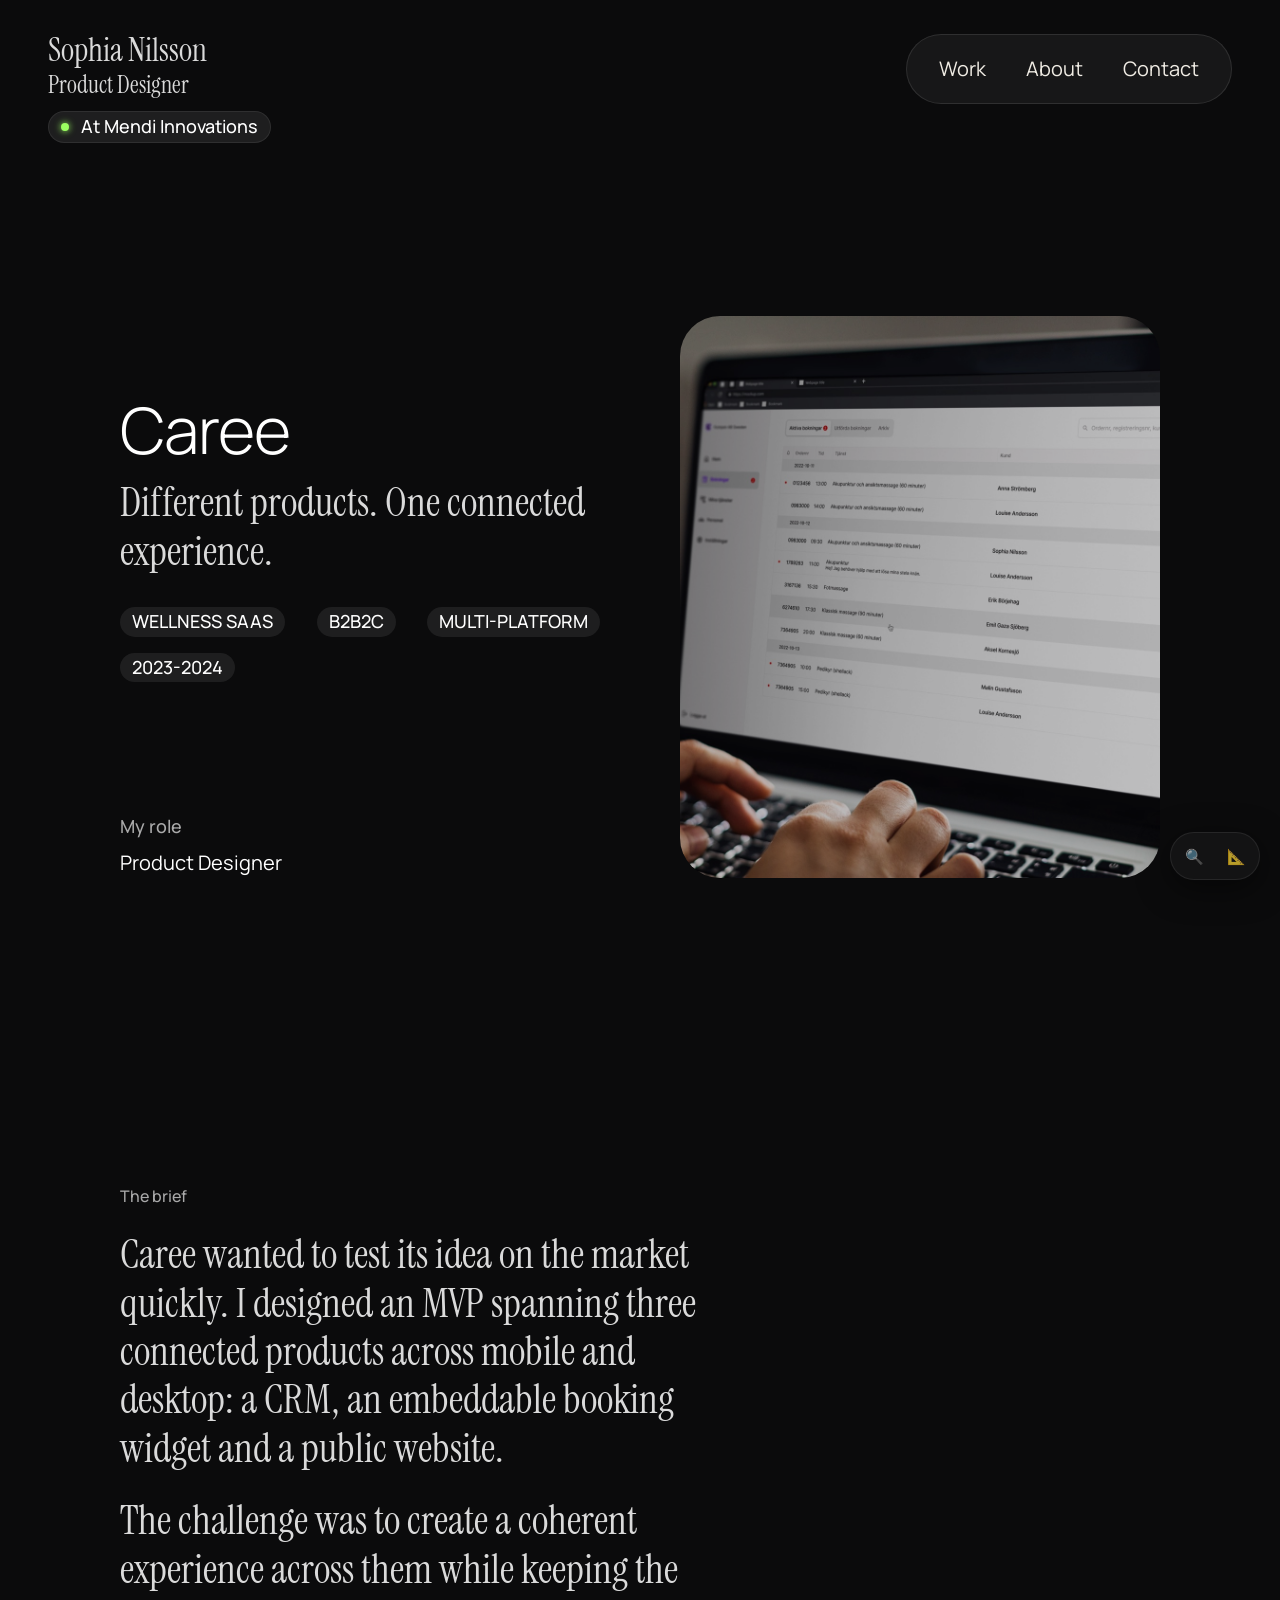
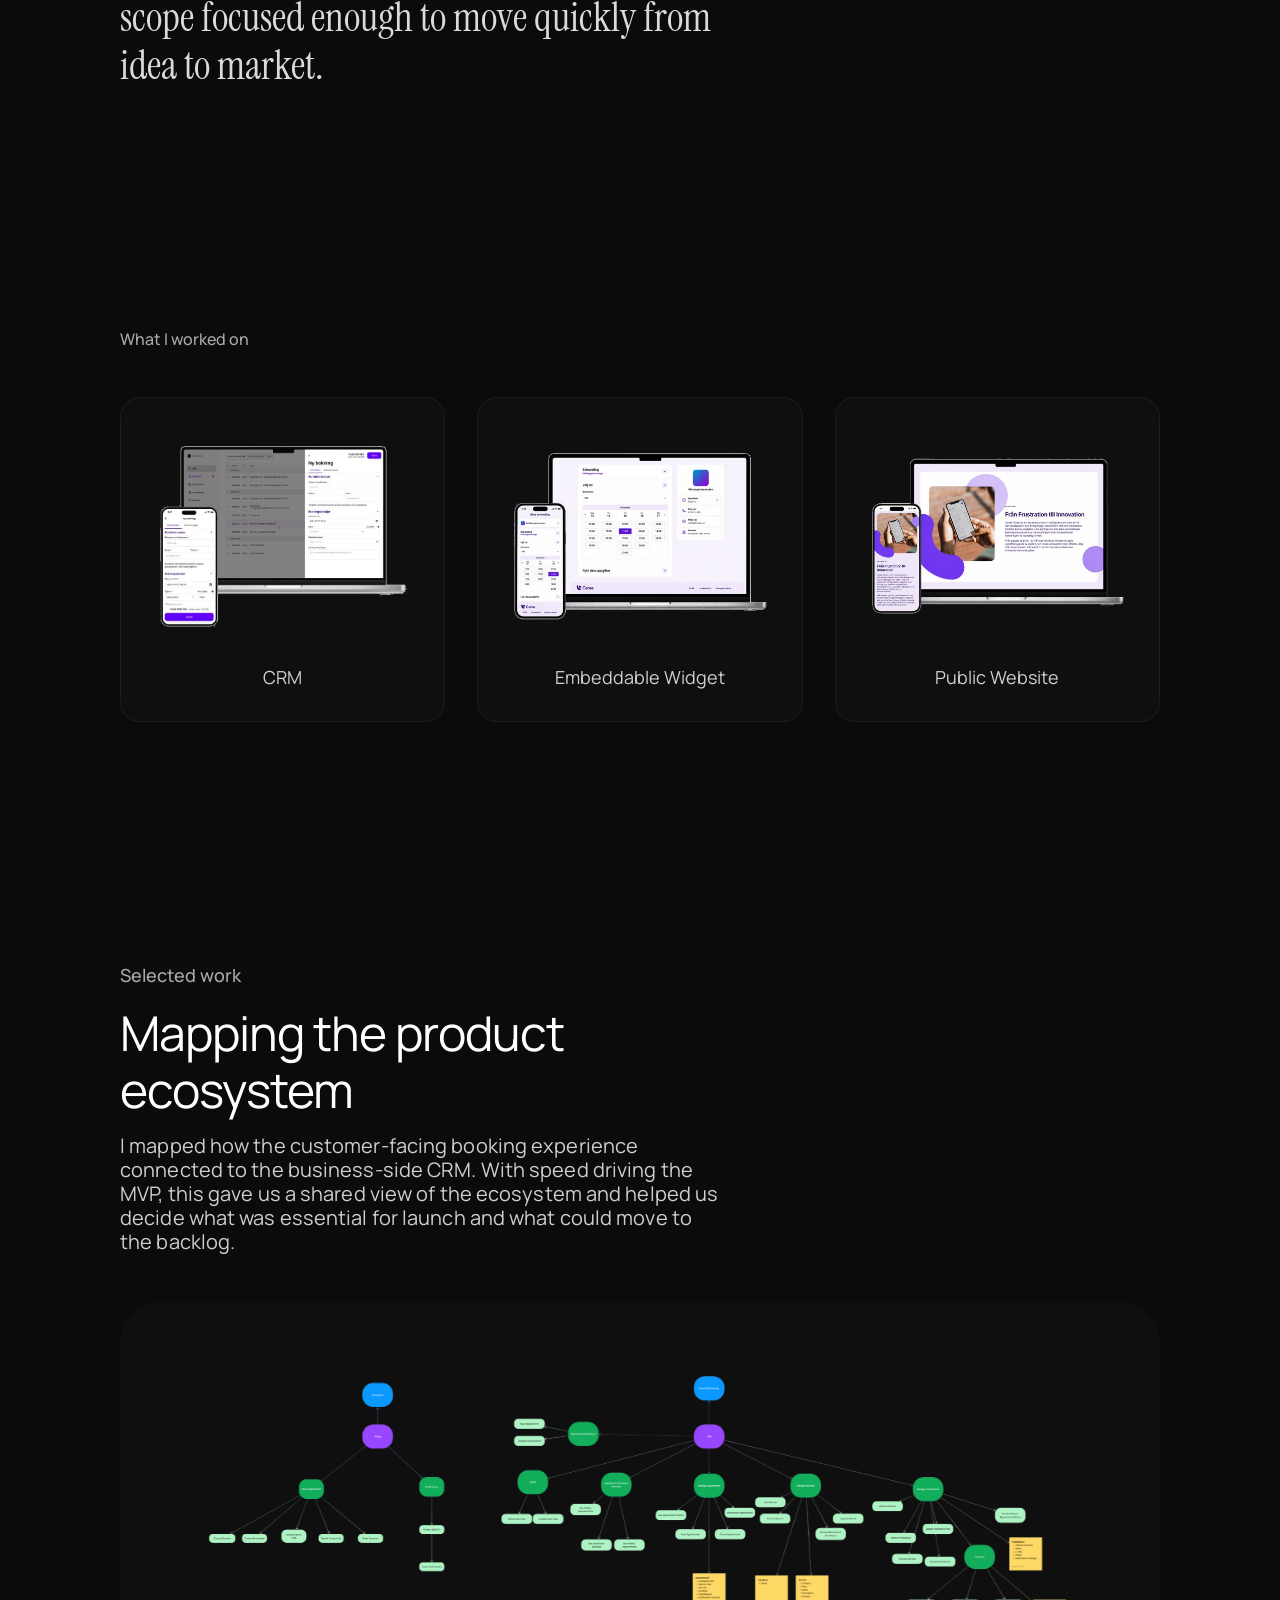
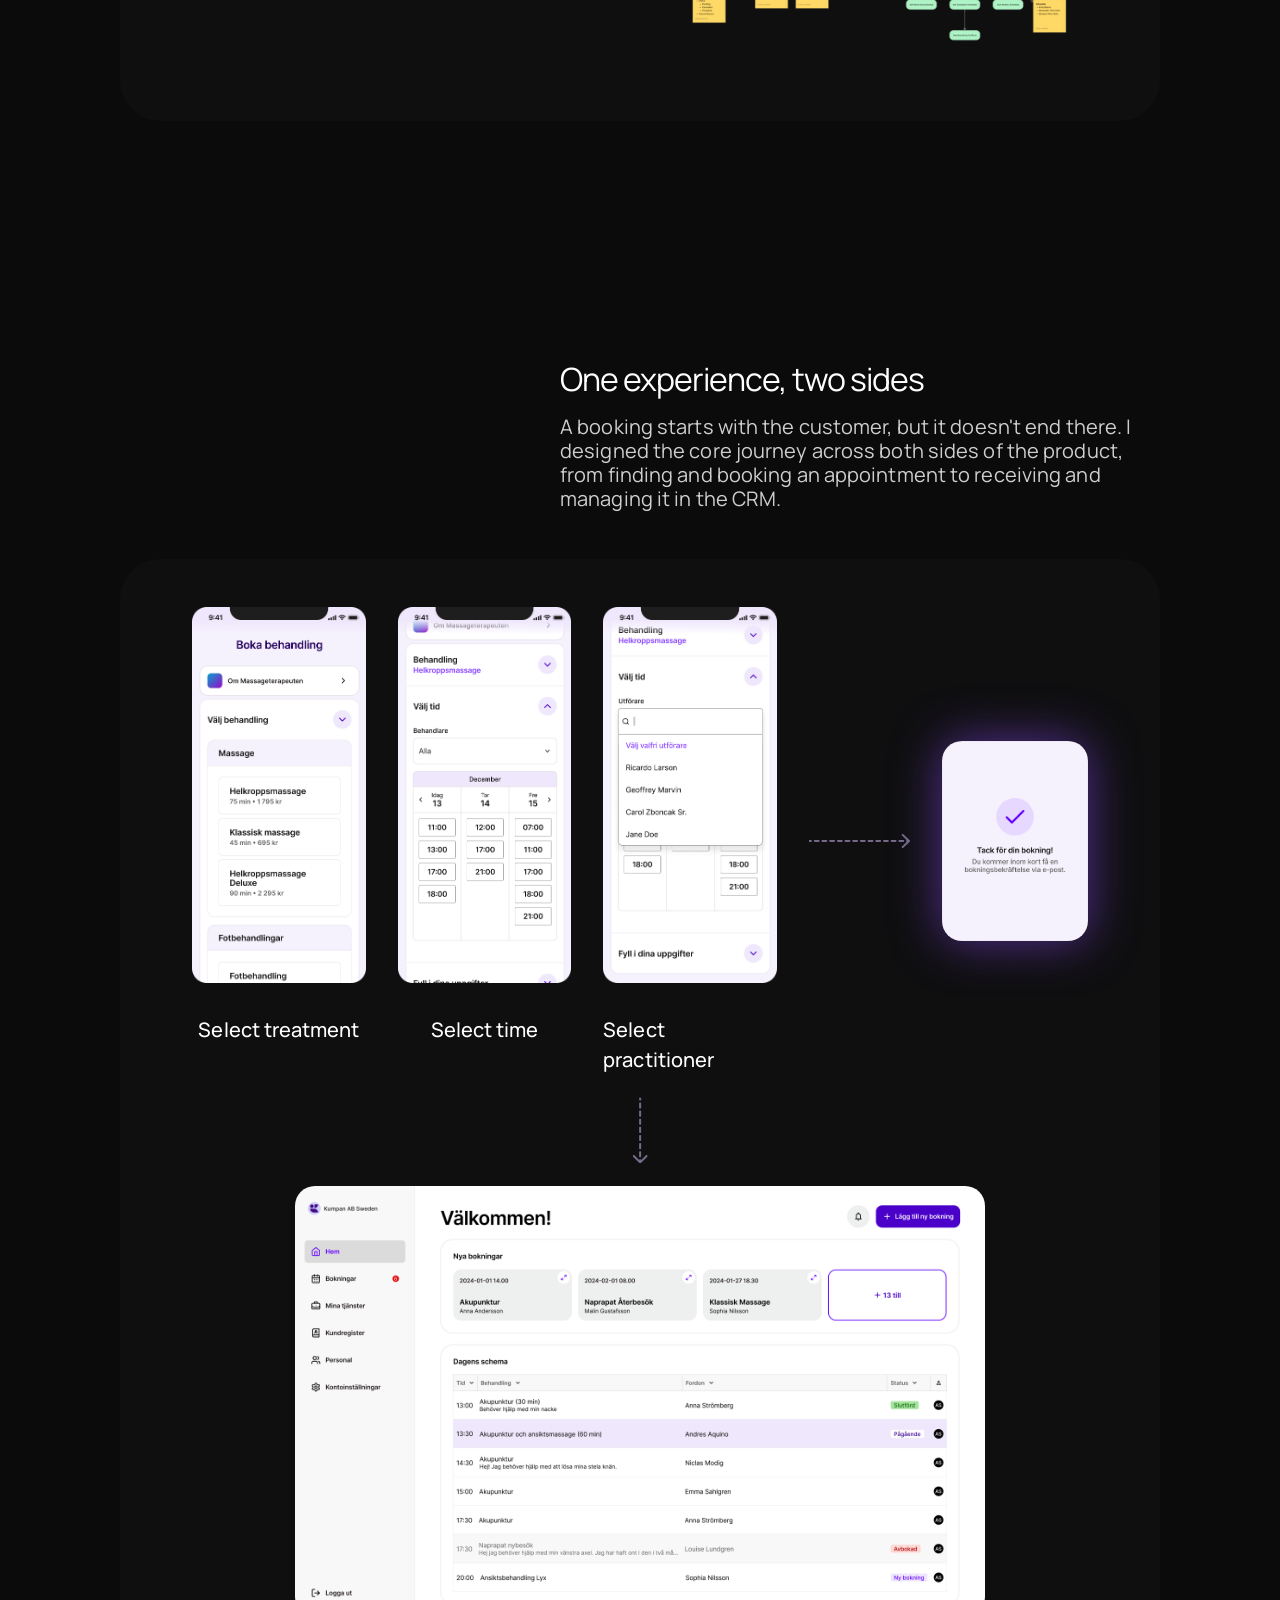
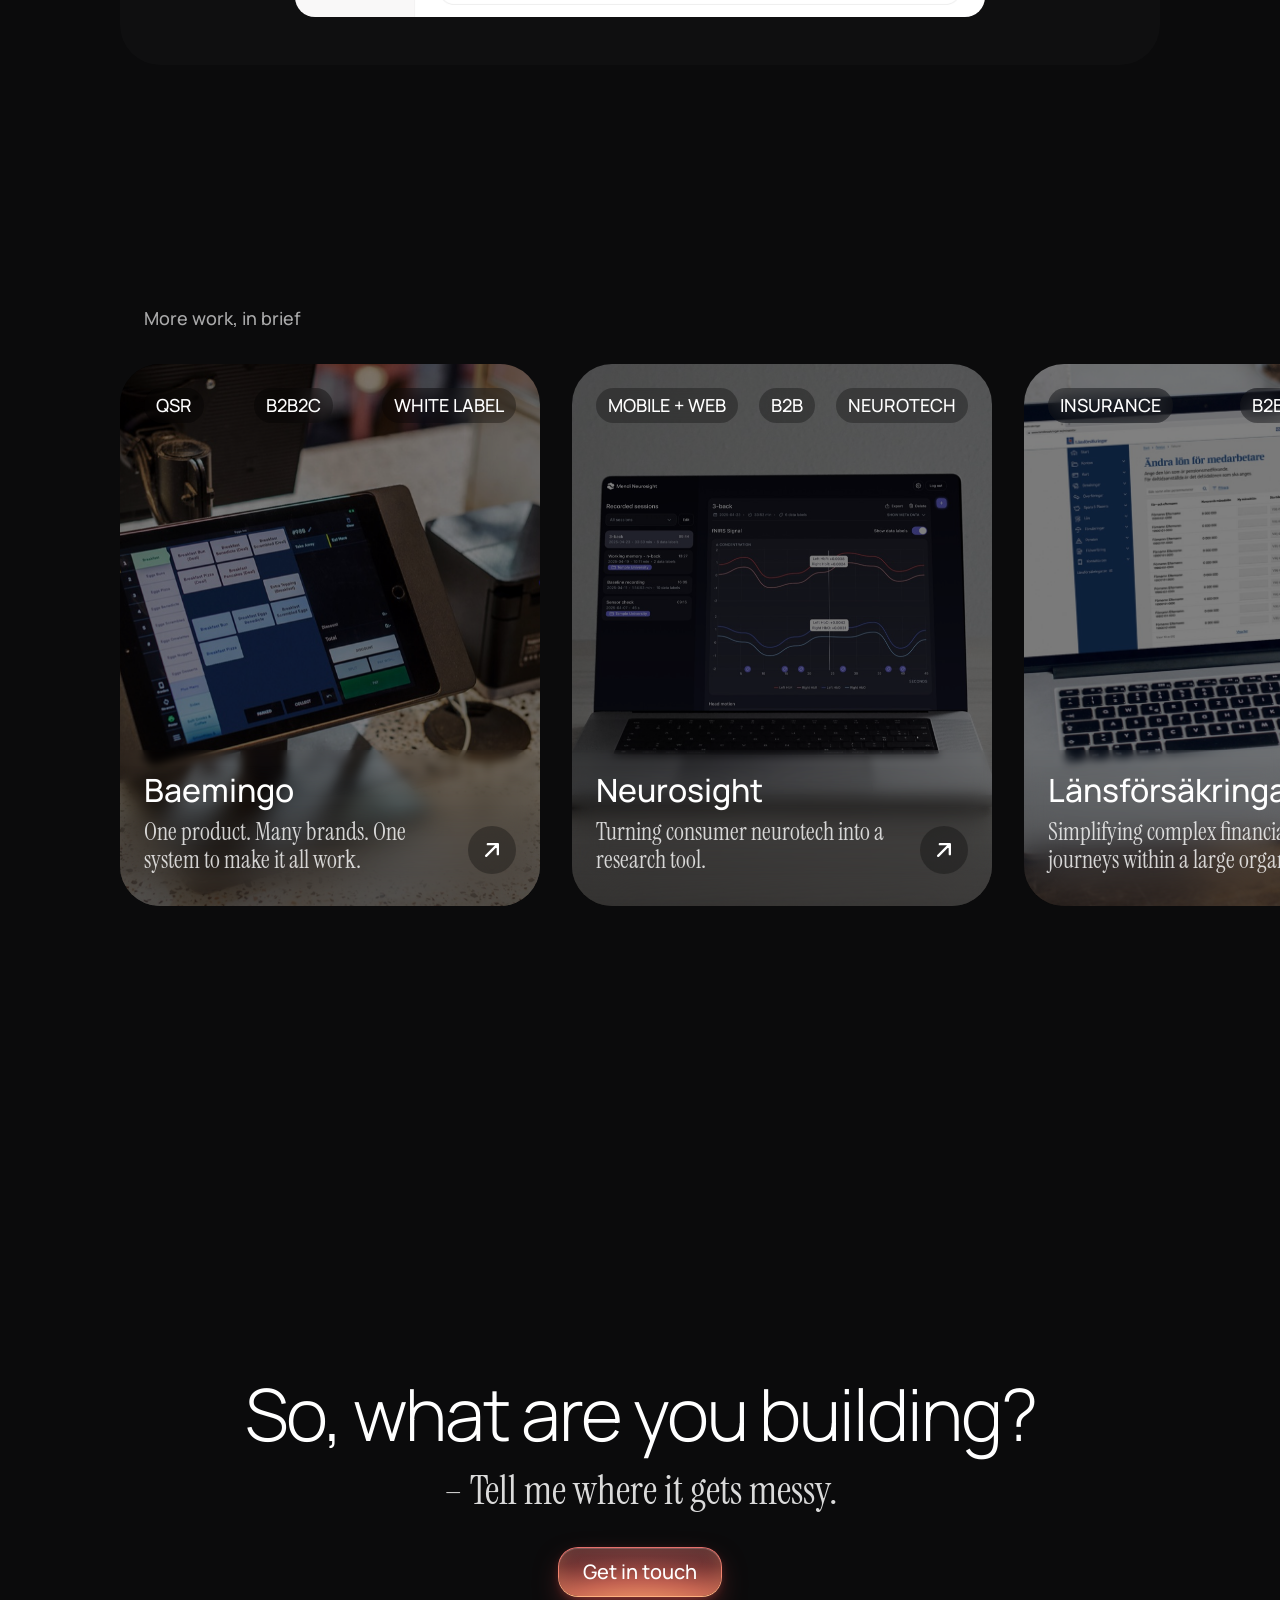
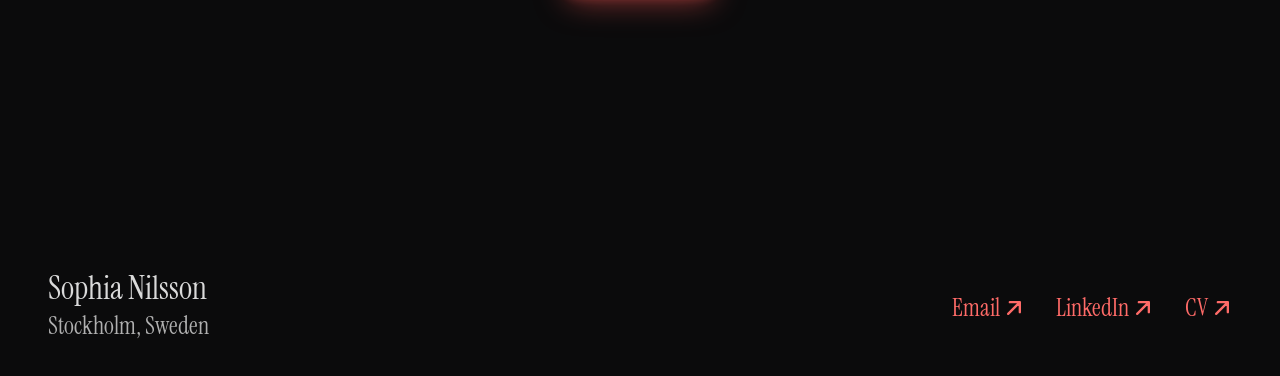
<file: caree.html>
<!DOCTYPE html>
<html lang="en" data-theme="dark">
<head>
  <meta charset="UTF-8" />
  <meta name="viewport" content="width=device-width, initial-scale=1.0" />
  <title>Caree — Sophia Nilsson</title>

  <!-- Fonts -->
  <link rel="preconnect" href="https://fonts.googleapis.com" />
  <link rel="preconnect" href="https://fonts.gstatic.com" crossorigin />
  <link href="https://fonts.googleapis.com/css2?family=Manrope:wght@300;400;500;600&family=Instrument+Serif:ital@0;1&display=swap" rel="stylesheet" />

  <!-- Styles -->
  <link rel="stylesheet" href="css/variables.css" />
  <link rel="stylesheet" href="css/typography.css" />
  <link rel="stylesheet" href="css/base.css" />
  <link rel="stylesheet" href="css/animations.css" />
  <link rel="stylesheet" href="css/nav.css" />
  <link rel="stylesheet" href="css/project-page.css" />
  <link rel="stylesheet" href="css/phone-mockup.css" />
  <link rel="stylesheet" href="css/projects-grid.css" />
  <link rel="stylesheet" href="css/footer.css" />
</head>
<body>

  <!-- ============ NAV ============ -->
  <nav id="nav">
    <div class="nav-identity" id="nav-logo">
      <div class="nav-identity-text">
        <a href="index.html" class="nav-identity-name">Sophia Nilsson</a>
        <span class="nav-identity-role">Product Designer</span>
      </div>
      <span class="eyebrow"><span class="eyebrow-dot"></span>At Mendi Innovations</span>
    </div>
    <ul class="nav-right home-pill" id="nav-buttons">
      <li><a href="index.html#work">Work</a></li>
      <li><a href="about.html">About</a></li>
      <li><a href="#contact">Contact</a></li>
    </ul>
  </nav>

  <!-- ============ HERO ============ -->
  <section class="proj-hero">
    <div class="proj-hero-grid">
      <div class="proj-hero-text">
        <div class="proj-hero-top">
          <h1 class="proj-title">Caree</h1>
          <p class="proj-tagline">Different products. One connected experience.</p>
          <div class="proj-hero-chips">
            <span class="proj-chip">WELLNESS SAAS</span>
            <span class="proj-chip">B2B2C</span>
            <span class="proj-chip">MULTI-PLATFORM</span>
            <span class="proj-chip">2023-2024</span>
          </div>
        </div>
        <div class="proj-role">
          <span class="proj-role-label">My role</span>
          <span class="proj-role-value">Product Designer</span>
        </div>
      </div>
      <div class="proj-hero-image">
        <img src="assets/caree-hero.jpg" alt="Caree CRM dashboard open on a laptop" loading="lazy" />
      </div>
    </div>
  </section>

  <!-- ============ THE BRIEF ============ -->
  <section class="proj-brief">
    <div class="proj-brief-inner">
      <span class="proj-kicker">The brief</span>
      <p class="proj-brief-text">Caree wanted to test its idea on the market quickly. I designed an MVP spanning three connected products across mobile and desktop: a CRM, an embeddable booking widget and a public website.</p>
      <p class="proj-brief-text">The challenge was to create a coherent experience across them while keeping the scope focused enough to move quickly from idea to market.</p>
    </div>
  </section>

  <!-- ============ WHAT I WORKED ON ============ -->
  <section class="proj-work">
    <span class="proj-kicker">What I worked on</span>
    <div class="proj-work-grid">

      <div class="proj-work-card reveal">
        <div class="proj-work-image proj-work-image--contain">
          <img src="assets/caree-work-crm.png" alt="Caree CRM booking calendar interface" loading="lazy" />
        </div>
        <p class="proj-work-caption">CRM</p>
      </div>

      <div class="proj-work-card reveal">
        <div class="proj-work-image proj-work-image--contain">
          <img src="assets/caree-work-widget.png" alt="Embeddable booking widget on a partner website" loading="lazy" />
        </div>
        <p class="proj-work-caption">Embeddable Widget</p>
      </div>

      <div class="proj-work-card reveal">
        <div class="proj-work-image proj-work-image--contain">
          <img src="assets/caree-work-website.png" alt="Caree public marketing website homepage" loading="lazy" />
        </div>
        <p class="proj-work-caption">Public Website</p>
      </div>

    </div>
  </section>

  <!-- ============ SELECTED WORK: MAPPING THE PRODUCT ECOSYSTEM ============ -->
  <section class="proj-selected">
    <div class="proj-selected-intro">
      <span class="proj-selected-kicker">
        <span>Selected work</span>
      </span>
      <h2 class="proj-selected-headline">Mapping the product ecosystem</h2>
      <p class="proj-selected-body">I mapped how the customer-facing booking experience connected to the business-side CRM. With speed driving the MVP, this gave us a shared view of the ecosystem and helped us decide what was essential for launch and what could move to the backlog.</p>
    </div>

    <div class="proj-panel">
      <div class="proj-diagram">
        <img src="assets/caree-selected-ecosystem.png" alt="Diagram mapping how Caree's booking flow connects to the CRM" loading="lazy" />
      </div>
    </div>
  </section>

  <!-- ============ ONE EXPERIENCE, TWO SIDES ============ -->
  <section class="proj-selected">
    <div class="proj-intro proj-intro--right">
      <h2 class="proj-intro-headline">One experience, two sides</h2>
      <p class="proj-intro-body">A booking starts with the customer, but it doesn't end there. I designed the core journey across both sides of the product, from finding and booking an appointment to receiving and managing it in the CRM.</p>
    </div>

    <div class="proj-panel">
      <div class="proj-journey">
        <div class="proj-journey-flow">
          <div class="proj-journey-phones">
            <div class="phone-mockup">
              <img class="phone-mockup-frame" src="assets/caree-phone-select-treatment.png" alt="Select treatment screen" loading="lazy" />
              <span class="phone-mockup-caption">Select treatment</span>
            </div>
            <div class="phone-mockup">
              <img class="phone-mockup-frame" src="assets/caree-phone-select-time.png" alt="Select time screen" loading="lazy" />
              <span class="phone-mockup-caption">Select time</span>
            </div>
            <div class="phone-mockup">
              <img class="phone-mockup-frame" src="assets/caree-phone-select-practitioner.png" alt="Select practitioner screen" loading="lazy" />
              <span class="phone-mockup-caption">Select practitioner</span>
            </div>
          </div>
          <img class="proj-journey-connector" src="assets/caree-arrow-right.svg" alt="" loading="lazy" />
          <img class="proj-journey-step" src="assets/caree-step1.png" alt="Booking confirmation step" loading="lazy" />
        </div>
        <img class="proj-journey-connector proj-journey-connector--down" src="assets/caree-arrow-down.svg" alt="" loading="lazy" />
        <div class="proj-journey-landing">
          <img src="assets/caree-landing-page.png" alt="Caree CRM landing page showing the new booking" loading="lazy" />
        </div>
      </div>
    </div>
  </section>

  <!-- ============ MORE WORK, IN BRIEF ============ -->
  <section class="projects-section">
    <span class="projects-kicker">More work, in brief</span>
    <!-- Rendered by js/project-card.js + js/projects-data.js — the
         same ProjectCard component and data used on Home, minus this
         page's own project -->
    <div class="pgrid-scroll" id="project-cards"></div>
  </section>

  <!-- ============ FOOTER ============ -->
  <footer class="site-footer home-footer" id="contact">
    <div class="footer-inner">
      <div class="footer-cta-block reveal">
        <div class="footer-cta-text">
          <h2 class="footer-cta-headline">So, what are you building?</h2>
          <p class="footer-cta-subline">– Tell me where it gets messy.</p>
        </div>
        <a href="mailto:sophianilsson@live.com" class="btn-coral">Get in touch</a>
      </div>
      <div class="footer-contact-row">
        <div class="footer-contact-name-block">
          <a href="index.html" class="footer-contact-name">Sophia Nilsson</a>
          <span class="footer-contact-location">Stockholm, Sweden</span>
        </div>
        <div class="footer-contact-methods">
          <a href="mailto:sophianilsson@live.com" class="footer-contact-link">
            Email
            <svg width="20" height="20" viewBox="0 0 12 12" fill="none" xmlns="http://www.w3.org/2000/svg"><path d="M2.5 9.5L9.5 2.5M9.5 2.5H3.5M9.5 2.5V8.5" stroke="currentColor" stroke-width="1.4" stroke-linecap="round" stroke-linejoin="round"/></svg>
          </a>
          <a href="https://www.linkedin.com/in/sophia-nilsson-a5b174138/" target="_blank" class="footer-contact-link">
            LinkedIn
            <svg width="20" height="20" viewBox="0 0 12 12" fill="none" xmlns="http://www.w3.org/2000/svg"><path d="M2.5 9.5L9.5 2.5M9.5 2.5H3.5M9.5 2.5V8.5" stroke="currentColor" stroke-width="1.4" stroke-linecap="round" stroke-linejoin="round"/></svg>
          </a>
          <a href="#" class="footer-contact-link">
            CV
            <svg width="20" height="20" viewBox="0 0 12 12" fill="none" xmlns="http://www.w3.org/2000/svg"><path d="M2.5 9.5L9.5 2.5M9.5 2.5H3.5M9.5 2.5V8.5" stroke="currentColor" stroke-width="1.4" stroke-linecap="round" stroke-linejoin="round"/></svg>
          </a>
        </div>
      </div>
    </div>
  </footer>

  <!-- Scripts -->
  <script src="js/theme.js"></script>
  <script src="js/nav-scroll.js"></script>
  <script src="js/reveal.js"></script>
  <script src="js/project-card.js"></script>
  <script src="js/projects-data.js"></script>
  <script>
    renderProjects('project-cards', 'caree'); // excludes this page's own project
  </script>
  <script src="js/pgrid-blur-align.js"></script>
  <script src="js/debug.js"></script>
</body>
</html>
</file>
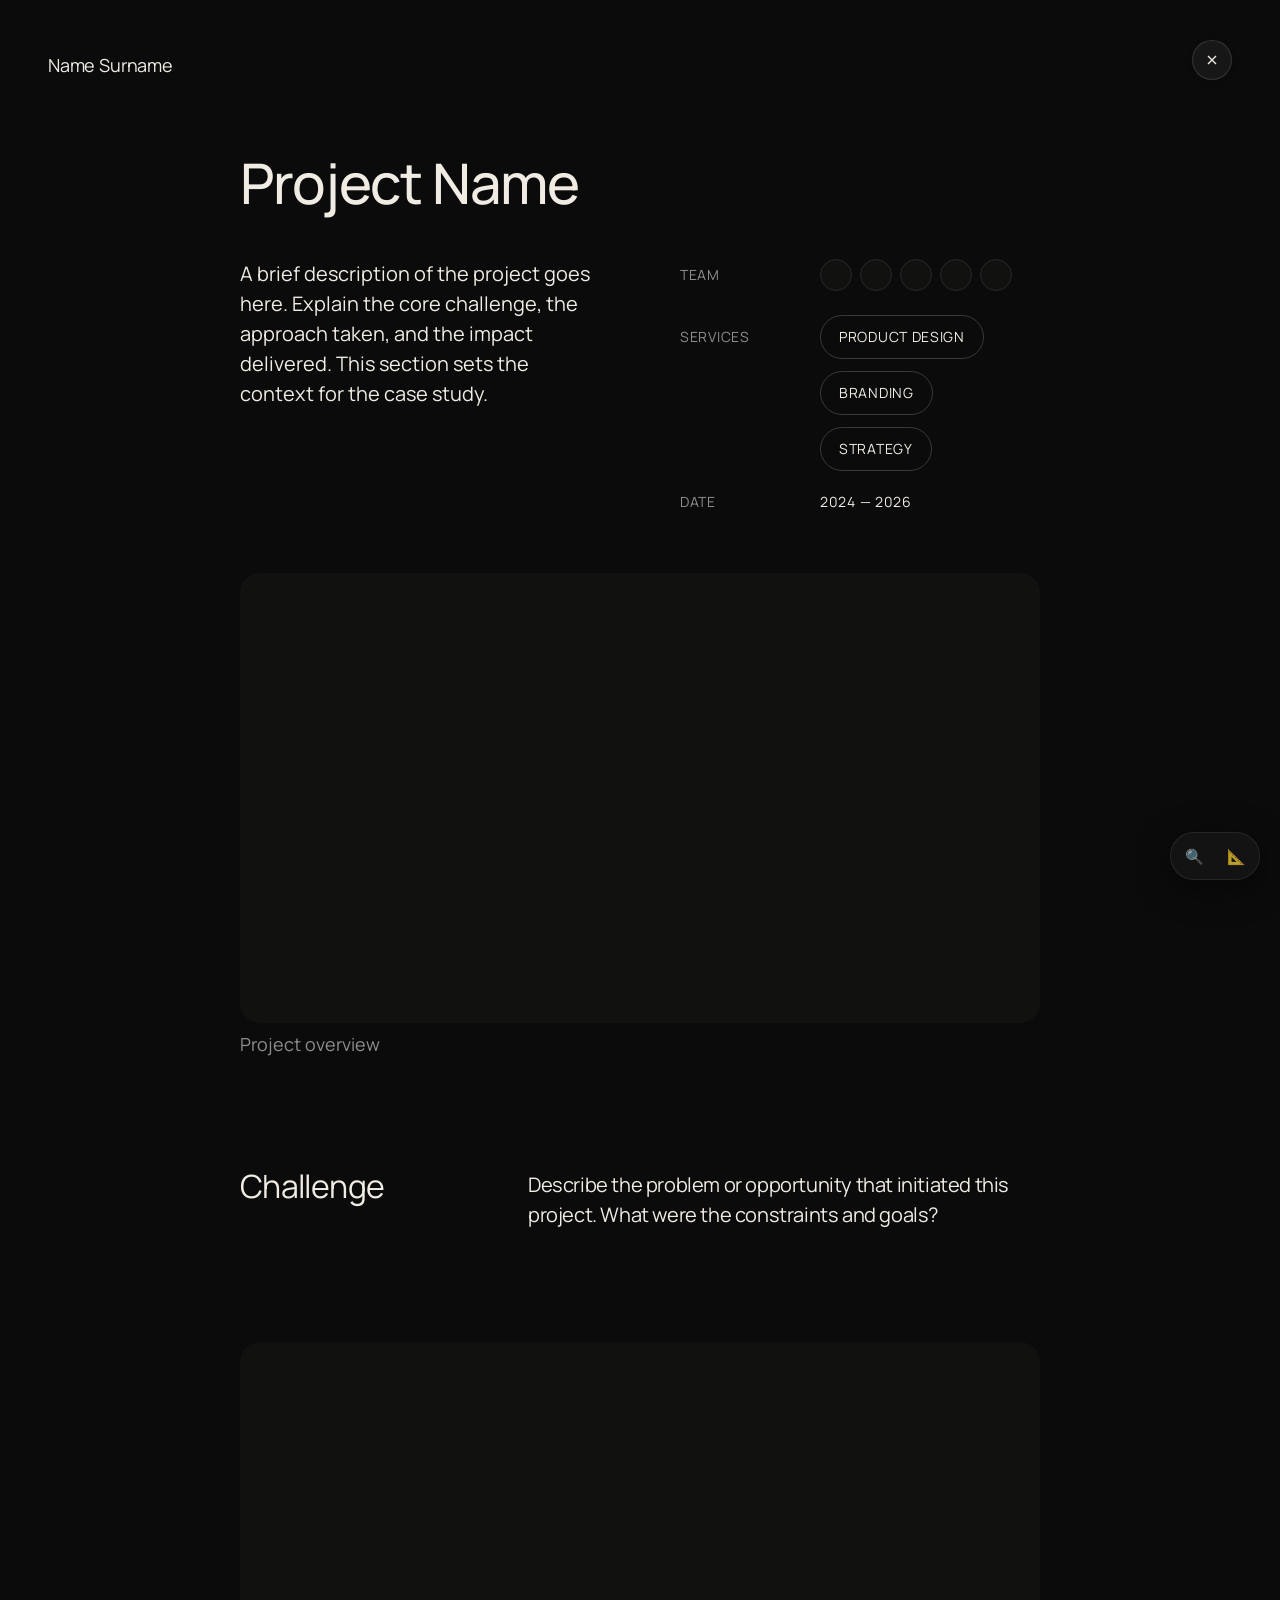
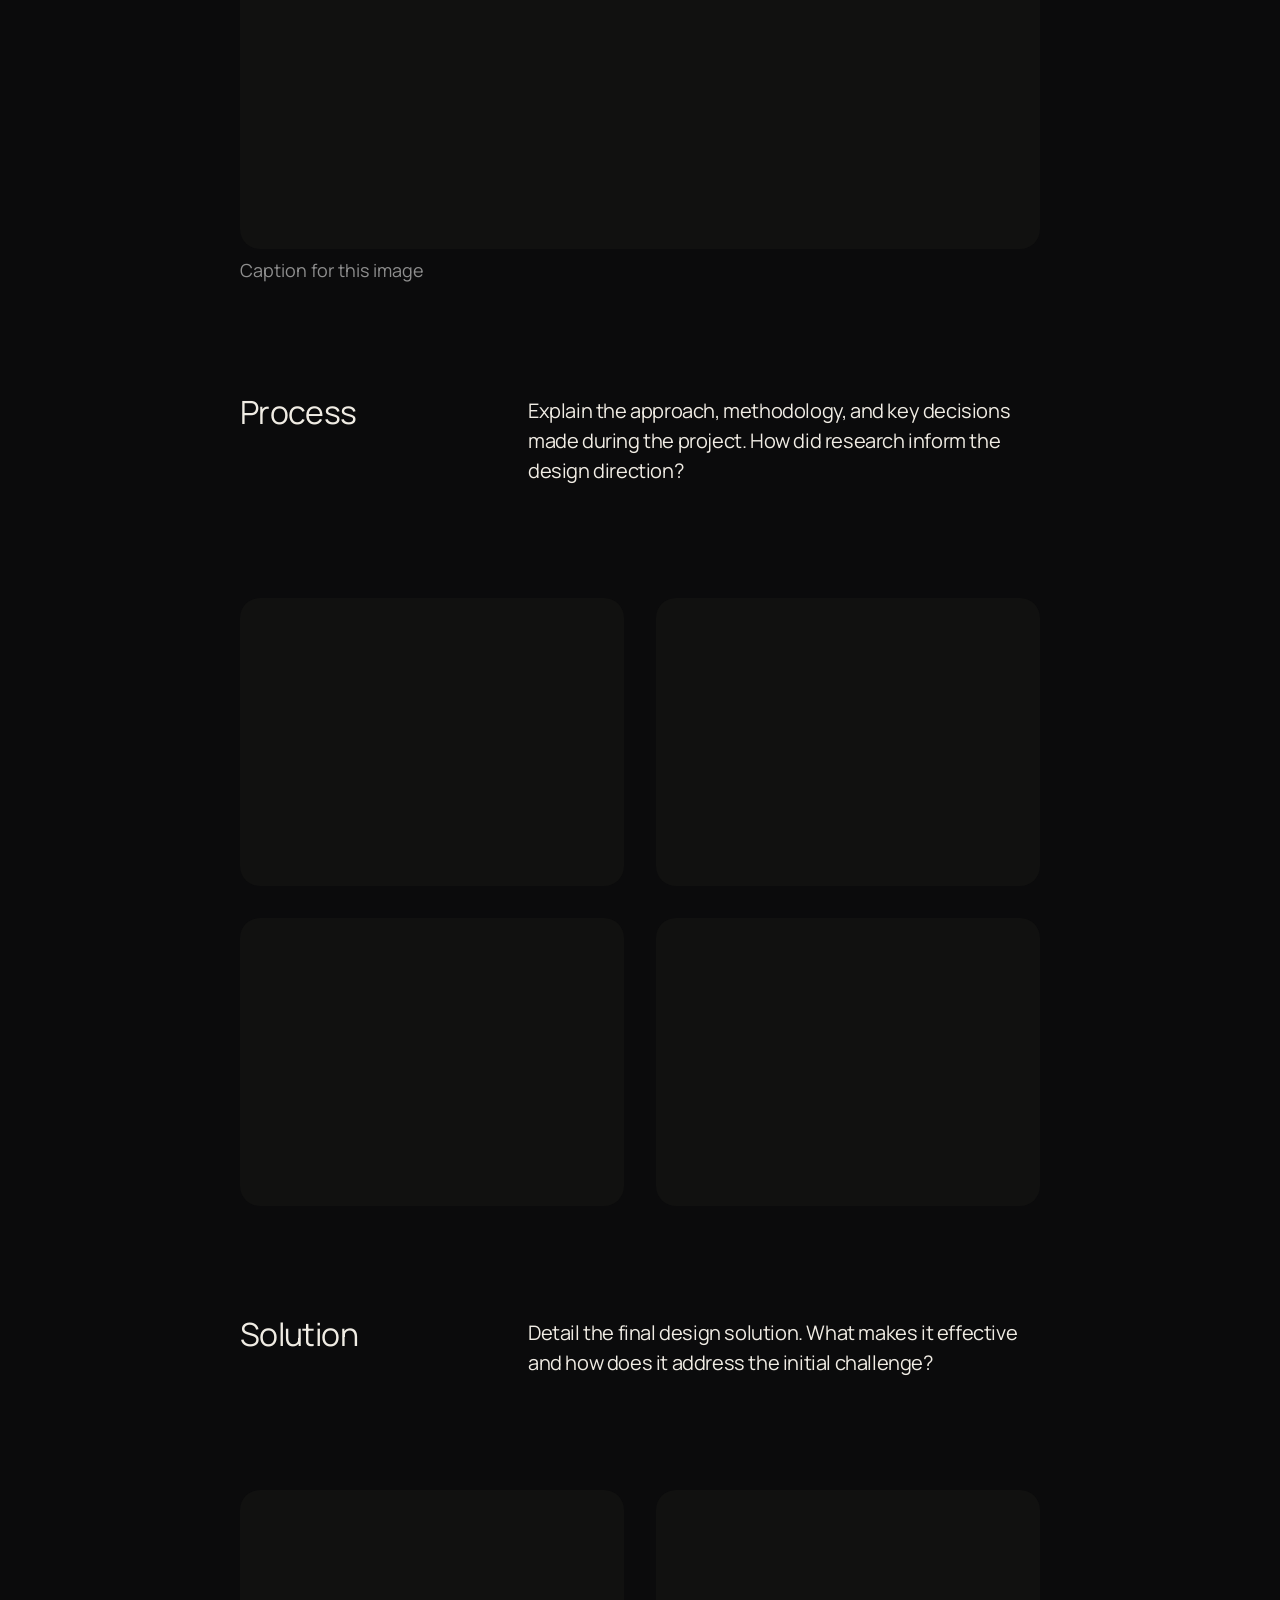
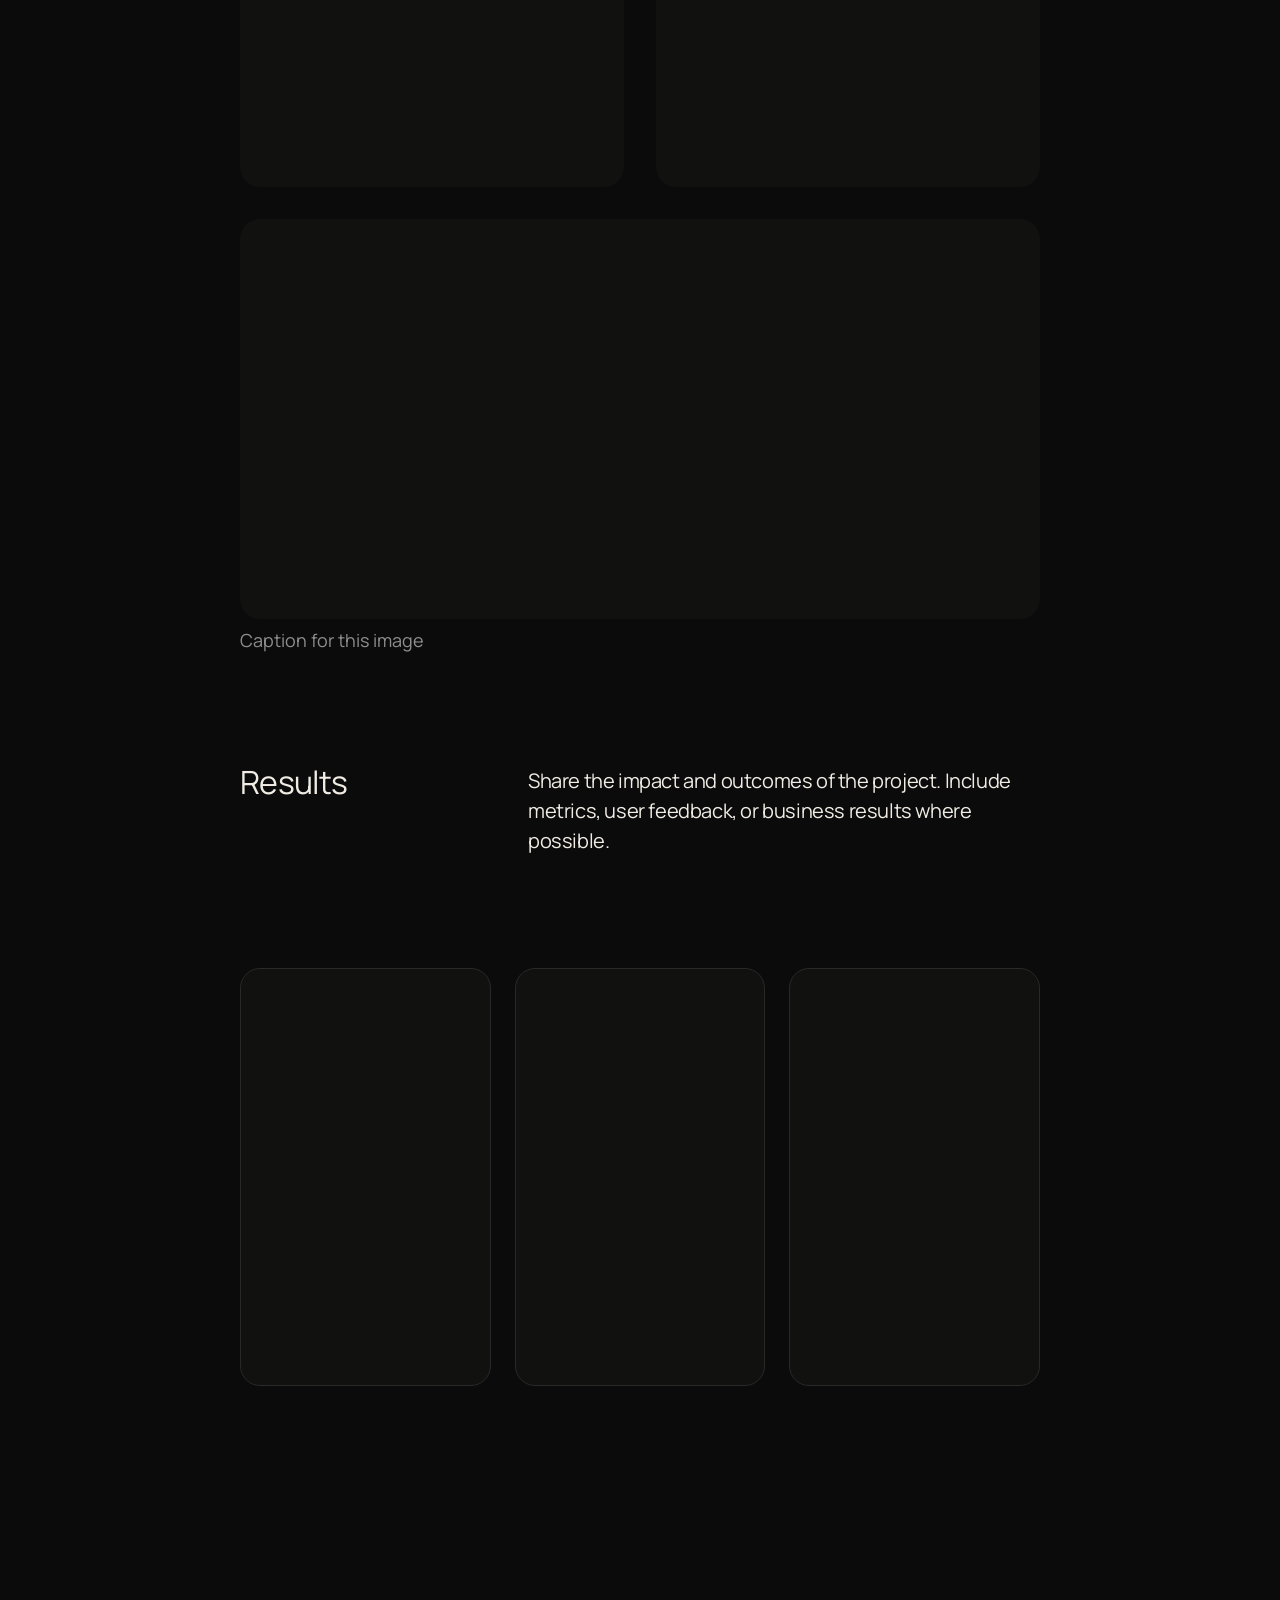
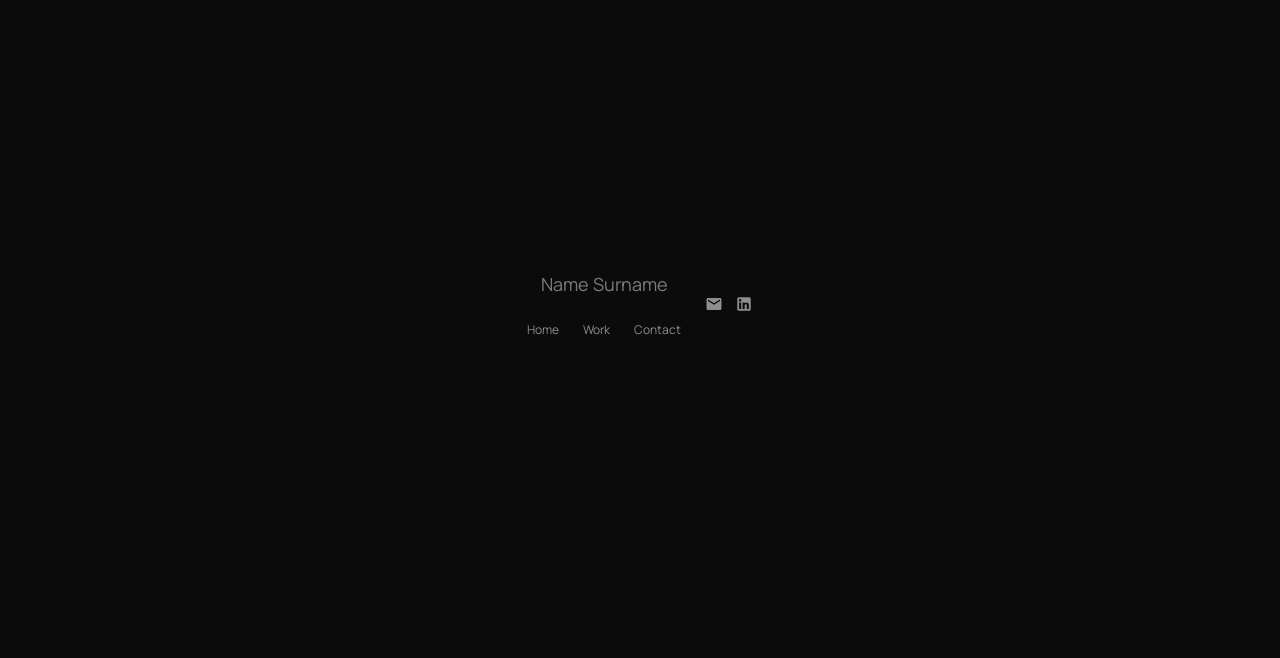
<file: case-study.html>
<!DOCTYPE html>
<html lang="en" data-theme="dark">
<head>
  <meta charset="UTF-8" />
  <meta name="viewport" content="width=device-width, initial-scale=1.0" />
  <title>Project — Case Study</title>
  <link rel="preconnect" href="https://fonts.googleapis.com" />
  <link rel="preconnect" href="https://fonts.gstatic.com" crossorigin />
  <link href="https://fonts.googleapis.com/css2?family=Manrope:wght@400;500&family=Instrument+Serif:ital@1&display=swap" rel="stylesheet" />
  <link rel="stylesheet" href="css/variables.css" />
  <link rel="stylesheet" href="css/typography.css" />
  <link rel="stylesheet" href="css/base.css" />
  <link rel="stylesheet" href="css/nav.css" />
  <link rel="stylesheet" href="css/footer.css" />
  <link rel="stylesheet" href="css/case-study.css" />
  <link rel="stylesheet" href="css/animations.css" />
</head>
<body>

<!-- Top bar: logo + close -->
<div class="cs-topbar">
  <a href="index.html" class="cs-topbar-logo">Name Surname</a>
  <a href="index.html" class="cs-topbar-close">
    <svg width="16" height="16" viewBox="0 0 24 24" fill="none" stroke="currentColor" stroke-width="2"><path d="M18 6L6 18M6 6l12 12"/></svg>
    <span class="cs-close-text">Close</span>
  </a>
</div>

<main class="cs">

  <div id="gap-logo-title" style="height:24px"></div>

  <!-- Title -->
  <h1 class="cs-hero-title type-h1">Project Name</h1>

  <div id="gap-title-intro" style="height:52px"></div>

  <!-- Intro -->
  <div class="cs-intro">
    <div class="cs-intro-text type-body-lg">
      A brief description of the project goes here. Explain the core challenge, the approach taken, and the impact delivered. This section sets the context for the case study.
    </div>
    <div class="cs-intro-meta">
      <div class="cs-meta-row">
        <h6 class="cs-meta-label">Team</h6>
        <div class="cs-meta-val">
          <div class="cs-avatars">
            <div class="cs-av"></div>
            <div class="cs-av"></div>
            <div class="cs-av"></div>
            <div class="cs-av"></div>
            <div class="cs-av"></div>
          </div>
        </div>
      </div>
      <div class="cs-meta-row cs-meta-row--top">
        <h6 class="cs-meta-label">Services</h6>
        <div class="cs-meta-val">
          <div class="cs-tags">
            <span class="cs-tag">Product Design</span>
            <span class="cs-tag">Branding</span>
            <span class="cs-tag">Strategy</span>
          </div>
        </div>
      </div>
      <div class="cs-meta-row">
        <h6 class="cs-meta-label">Date</h6>
        <div class="cs-meta-val">2024 — 2026</div>
      </div>
    </div>
  </div>

  <div id="gap-intro-grid" style="height:80px"></div>

  <!-- Grid -->
  <div class="cs-grid">

    <!-- Hero image -->
    <div class="s6"><div class="cs-media" style="aspect-ratio:16/9"></div><p class="cs-cap">Project overview</p></div>

    <!-- Section: Challenge -->
    <div class="s6"><div class="cs-txt"><h3>Challenge</h3><p>Describe the problem or opportunity that initiated this project. What were the constraints and goals?</p></div></div>

    <!-- Challenge: image -->
    <div class="s6 r4"><div class="cs-media" style="aspect-ratio:1.58"></div><p class="cs-cap">Caption for this image</p></div>

    <!-- Section: Process -->
    <div class="s6"><div class="cs-txt"><h3>Process</h3><p>Explain the approach, methodology, and key decisions made during the project. How did research inform the design direction?</p></div></div>

    <!-- Process: grid -->
    <div class="s3"><div class="cs-media" style="aspect-ratio:4/3"></div></div>
    <div class="s3"><div class="cs-media" style="aspect-ratio:4/3"></div></div>
    <div class="s3"><div class="cs-media" style="aspect-ratio:4/3"></div></div>
    <div class="s3"><div class="cs-media" style="aspect-ratio:4/3"></div></div>

    <!-- Section: Solution -->
    <div class="s6"><div class="cs-txt"><h3>Solution</h3><p>Detail the final design solution. What makes it effective and how does it address the initial challenge?</p></div></div>

    <!-- Solution: images -->
    <div class="s3 r2"><div class="cs-media" style="aspect-ratio:1.29"></div></div>
    <div class="s3 r2"><div class="cs-media" style="aspect-ratio:1.29"></div></div>

    <!-- Solution: full width -->
    <div class="s6"><div class="cs-media" style="aspect-ratio:2"></div><p class="cs-cap">Caption for this image</p></div>

    <!-- Section: Results -->
    <div class="s6"><div class="cs-txt"><h3>Results</h3><p>Share the impact and outcomes of the project. Include metrics, user feedback, or business results where possible.</p></div></div>

    <!-- Results: screens -->
    <div class="s6">
      <div class="cs-phones">
        <div class="cs-phone-frame"></div>
        <div class="cs-phone-frame"></div>
        <div class="cs-phone-frame"></div>
      </div>
    </div>

  </div>

  <div class="cs-spacer" id="gap-grid-footer"></div>

</main>

<footer class="site-footer">
  <div class="footer-inner">
    <div class="footer-top">
      <div>
        <div class="footer-logo">Name Surname</div>
        <ul class="footer-nav" style="margin-top:var(--space-md);">
          <li><a href="index.html">Home</a></li>
          <li><a href="index.html#work">Work</a></li>
          <li><a href="index.html#contact">Contact</a></li>
        </ul>
      </div>
      <div class="footer-social">
        <a href="mailto:sophianilsson@live.com" aria-label="Email">
          <svg viewBox="0 0 24 24" fill="currentColor"><path d="M20 4H4c-1.1 0-2 .9-2 2v12c0 1.1.9 2 2 2h16c1.1 0 2-.9 2-2V6c0-1.1-.9-2-2-2zm0 4l-8 5-8-5V6l8 5 8-5v2z"/></svg>
        </a>
        <a href="https://www.linkedin.com/in/sophia-nilsson-a5b174138/" target="_blank" aria-label="LinkedIn">
          <svg viewBox="0 0 24 24" fill="currentColor"><path d="M19 3a2 2 0 0 1 2 2v14a2 2 0 0 1-2 2H5a2 2 0 0 1-2-2V5a2 2 0 0 1 2-2h14m-.5 15.5v-5.3a3.26 3.26 0 0 0-3.26-3.26c-.85 0-1.84.52-2.32 1.3v-1.11h-2.79v8.37h2.79v-4.93c0-.77.62-1.4 1.39-1.4a1.4 1.4 0 0 1 1.4 1.4v4.93h2.79M6.88 8.56a1.68 1.68 0 0 0 1.68-1.68c0-.93-.75-1.69-1.68-1.69a1.69 1.69 0 0 0-1.69 1.69c0 .93.76 1.68 1.69 1.68m1.39 9.94v-8.37H5.5v8.37h2.77z"/></svg>
        </a>
      </div>
    </div>
    <div class="footer-bottom">
      <span>&copy; 2025 Name Surname</span>
      <div class="footer-links">
        <a href="design-system.html">Design System</a>
      </div>
    </div>
  </div>
</footer>

<script src="js/theme.js"></script>
<script src="js/nav-scroll.js"></script>
<script src="js/reveal.js"></script>
<script src="js/scroll-reveal.js"></script>
<script src="js/debug.js"></script>
</body>
</html>
</file>
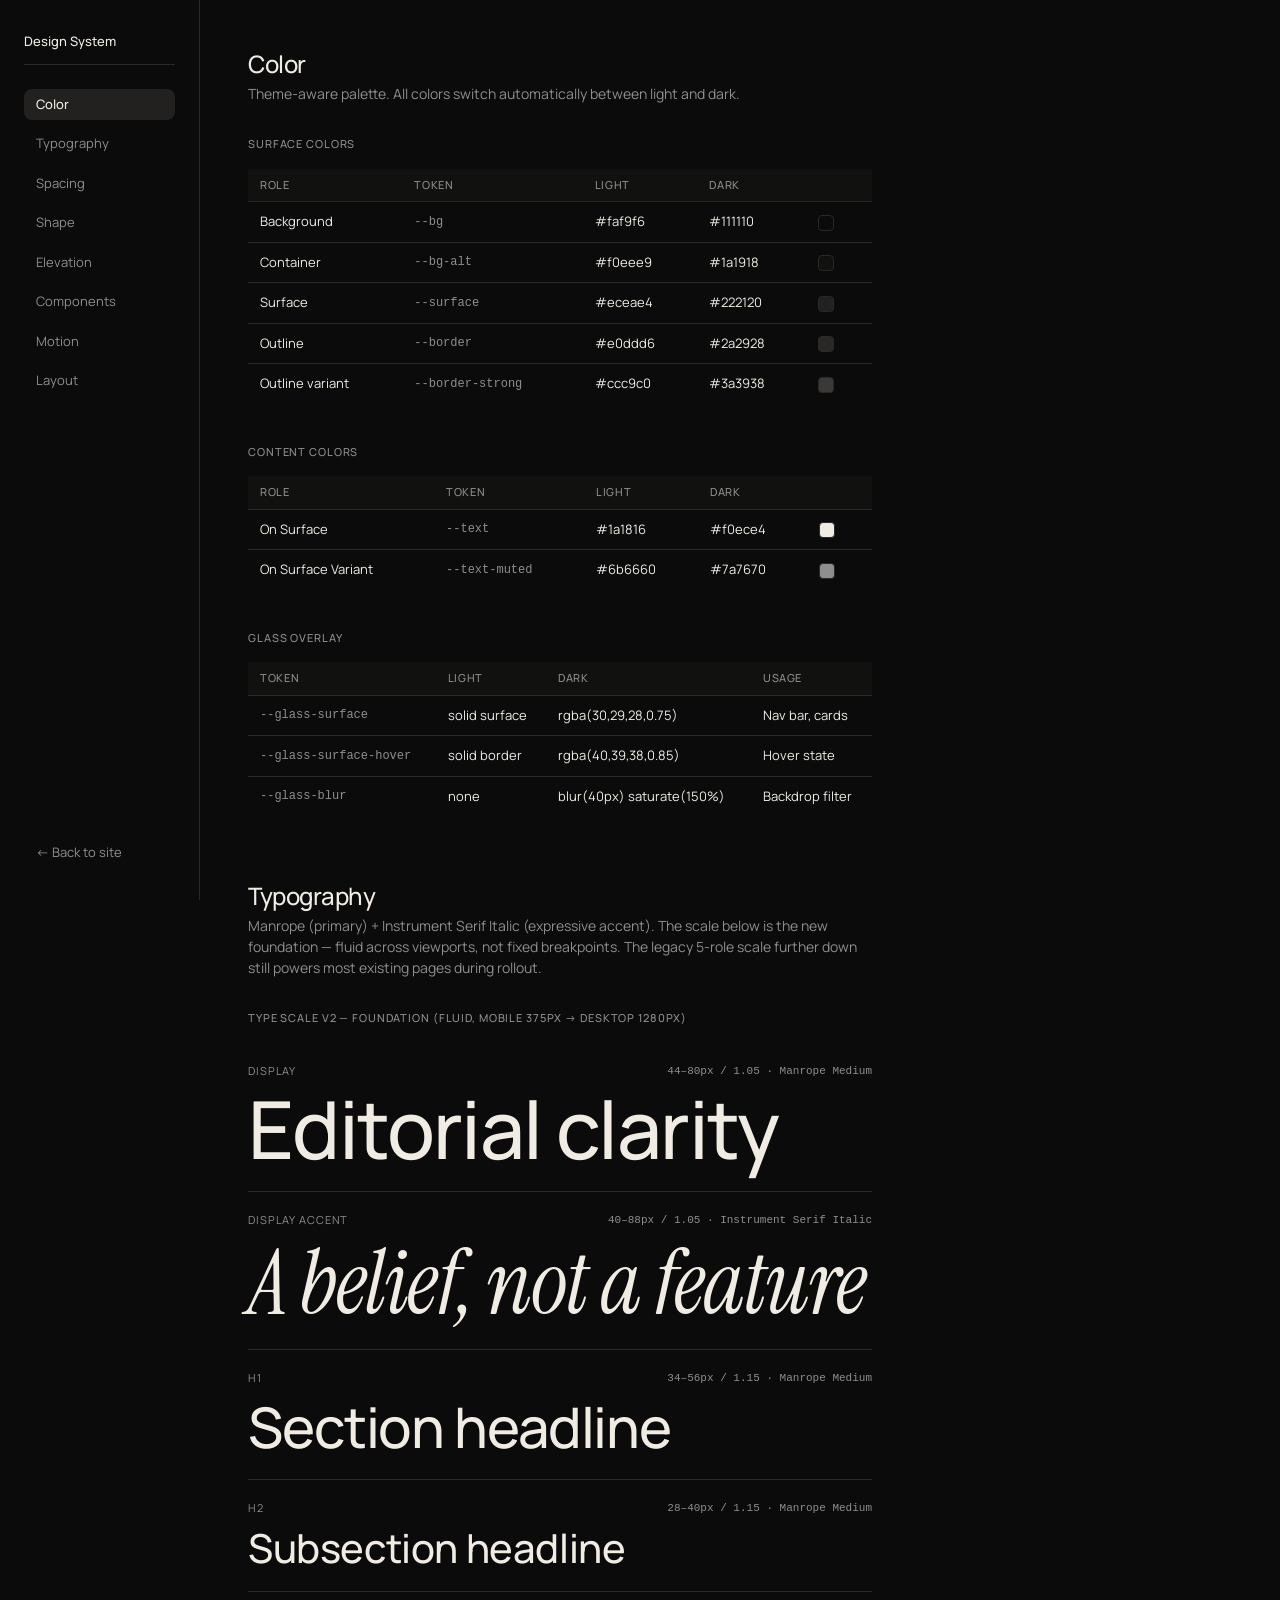
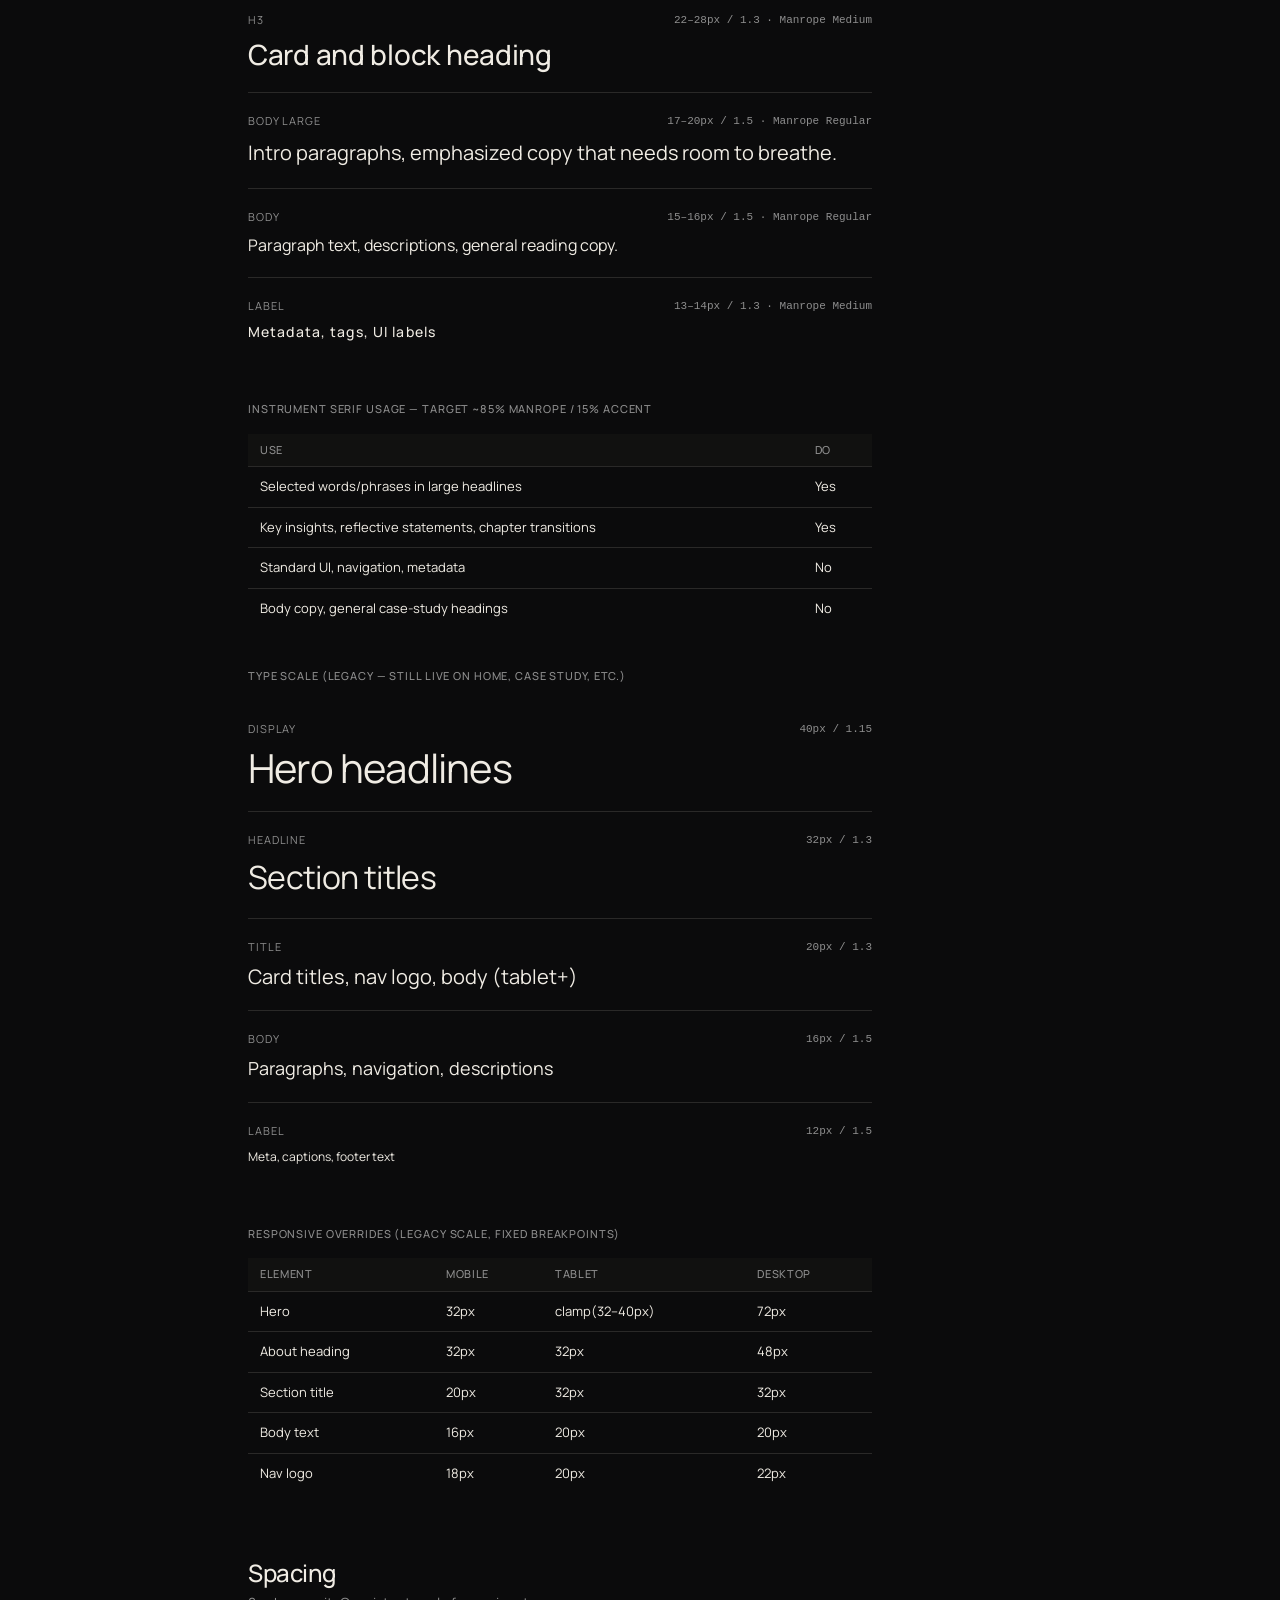
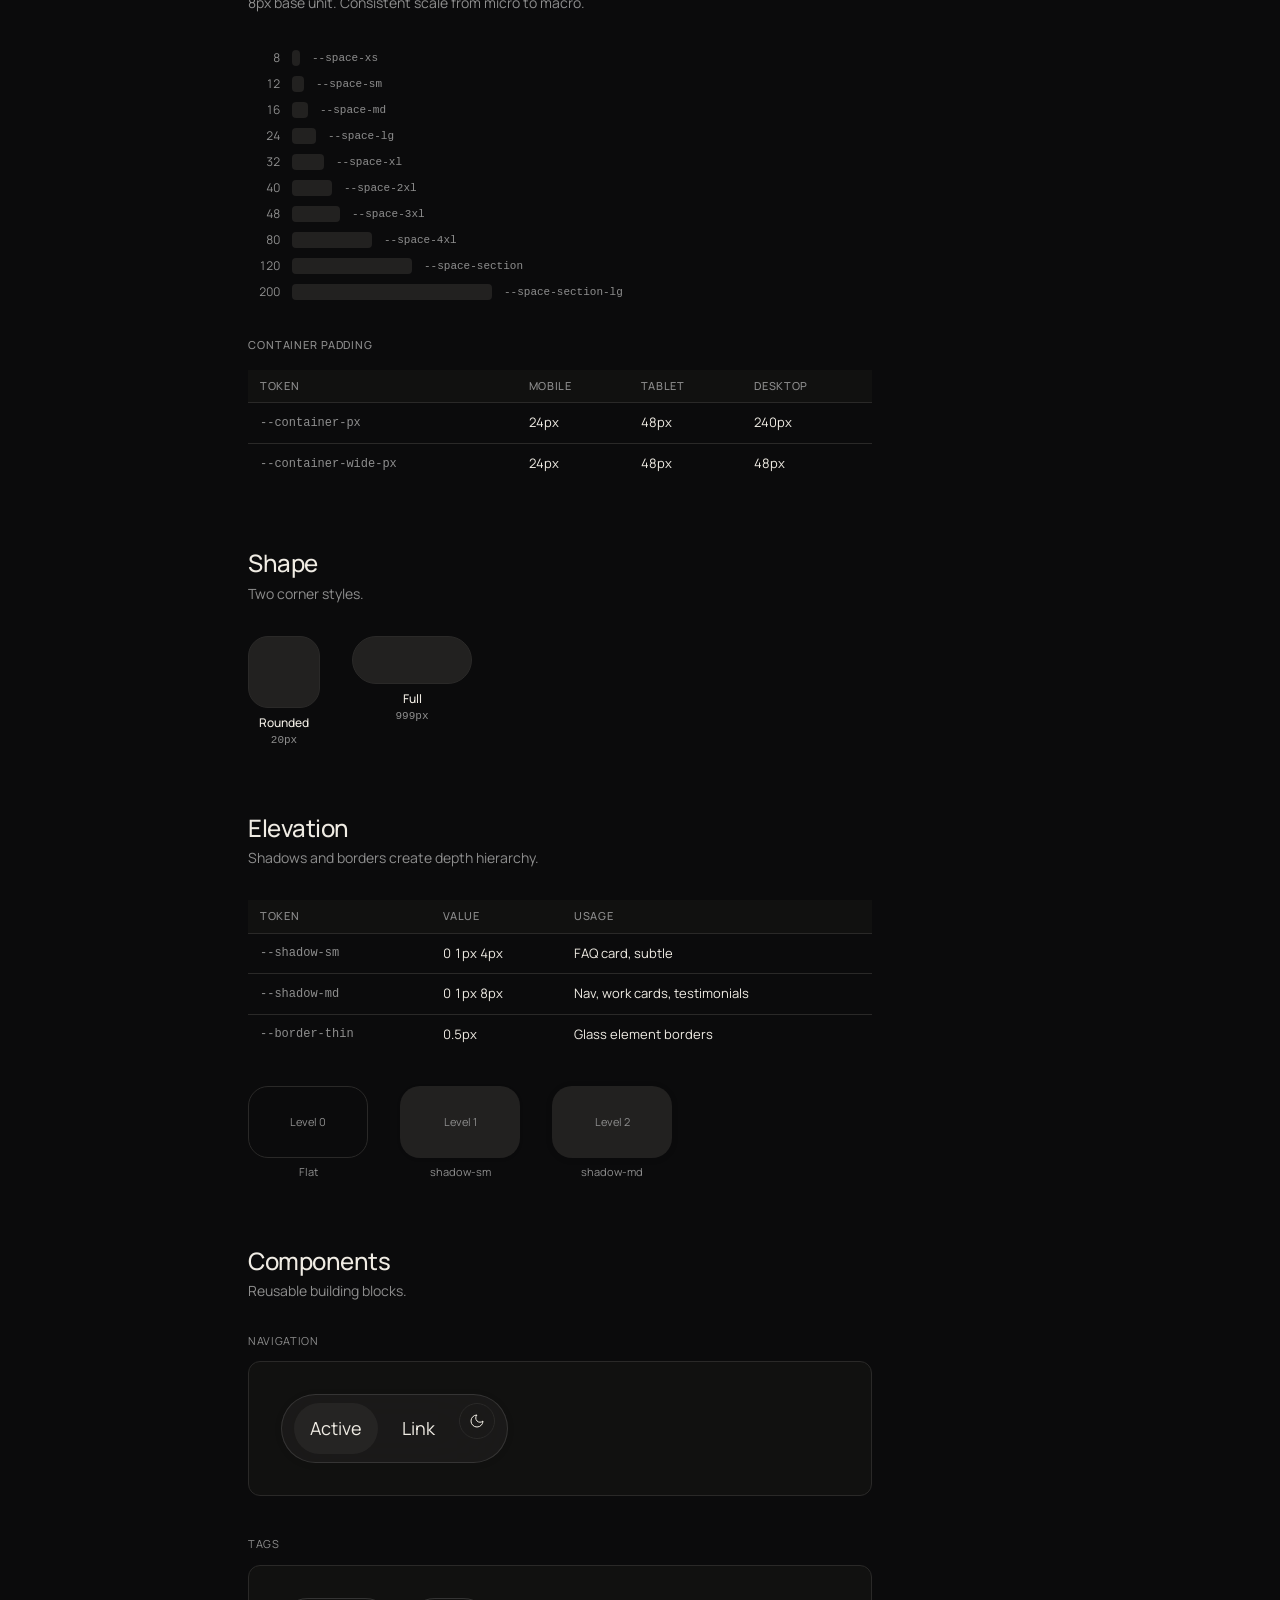
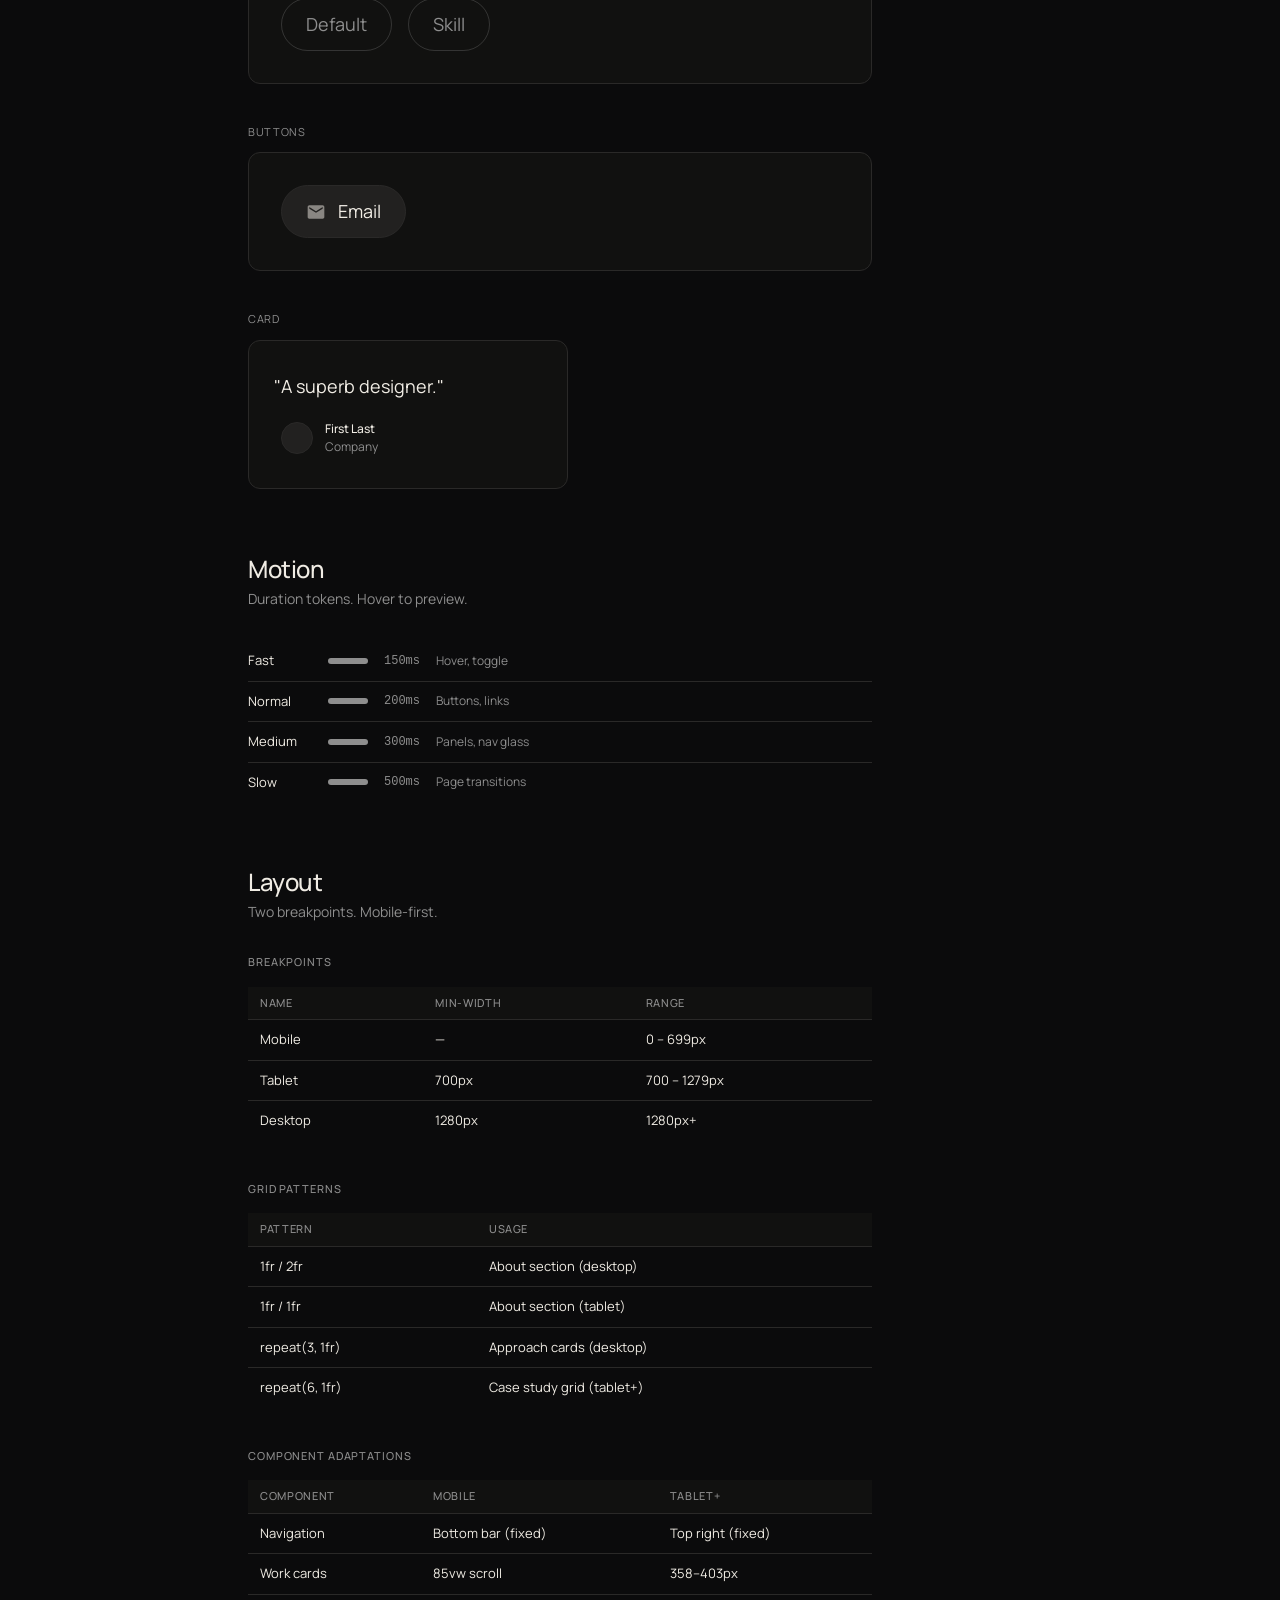
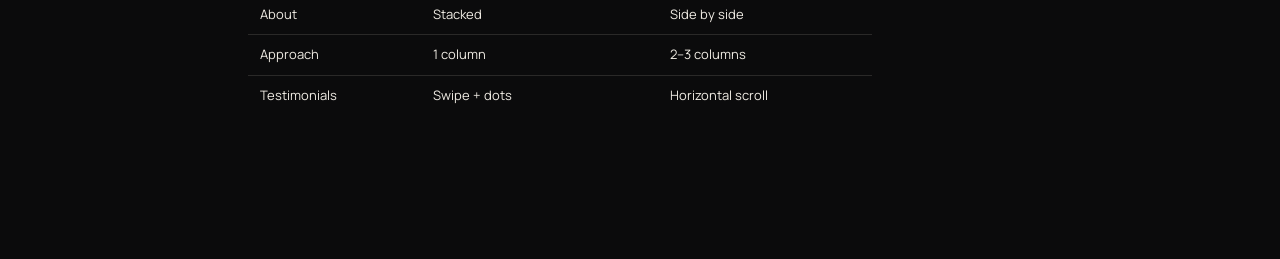
<file: design-system.html>
<!DOCTYPE html>
<html lang="en" data-theme="dark">
<head>
  <meta charset="UTF-8" />
  <meta name="viewport" content="width=device-width, initial-scale=1.0" />
  <title>Design System</title>
  <link rel="preconnect" href="https://fonts.googleapis.com" />
  <link rel="preconnect" href="https://fonts.gstatic.com" crossorigin />
  <link href="https://fonts.googleapis.com/css2?family=Manrope:wght@400;500&family=Instrument+Serif:ital@1&display=swap" rel="stylesheet" />
  <link rel="stylesheet" href="css/variables.css" />
  <link rel="stylesheet" href="css/base.css" />
  <style>
    body { background: var(--bg); color: var(--text); font-family: var(--font-body); }

    /* Layout */
    .ds { display: grid; grid-template-columns: 200px 1fr; min-height: 100vh; }

    /* Sidebar */
    .ds-sidebar {
      position: sticky; top: 0; height: 100vh; padding: var(--space-xl) var(--space-lg);
      border-right: 1px solid var(--border); display: flex; flex-direction: column; gap: var(--space-xs);
      overflow-y: auto;
    }
    .ds-sidebar-title {
      font-size: 13px; font-weight: var(--weight-medium); color: var(--text);
      margin-bottom: var(--space-md); padding-bottom: var(--space-sm);
      border-bottom: 1px solid var(--border);
    }
    .ds-sidebar a {
      font-size: 13px; color: var(--text-muted); padding: 6px 12px;
      border-radius: 8px; transition: all 0.15s; display: block;
    }
    .ds-sidebar a:hover { color: var(--text); background: var(--surface); }
    .ds-sidebar a.active { color: var(--text); background: var(--surface); font-weight: var(--weight-medium); }
    .ds-sidebar-back {
      margin-top: auto; padding-top: var(--space-md);
      font-size: 12px; color: var(--text-muted);
    }
    .ds-sidebar-back:hover { color: var(--text); }

    /* Content */
    .ds-content { padding: var(--space-3xl) var(--space-3xl) var(--space-4xl); max-width: 720px; }

    /* Sections */
    section { margin-bottom: 64px; scroll-margin-top: 32px; }
    section > h2 {
      font-size: 24px; font-weight: var(--weight-medium); letter-spacing: var(--tracking-tight);
      margin-bottom: 4px; line-height: 1.3;
    }
    .sec-desc { font-size: 14px; color: var(--text-muted); margin-bottom: var(--space-xl); line-height: var(--leading-normal); }
    .sub { margin-bottom: var(--space-2xl); }
    .sub-title {
      font-size: 11px; font-weight: var(--weight-medium); color: var(--text-muted);
      text-transform: uppercase; letter-spacing: 0.08em; margin-bottom: var(--space-md);
    }

    /* Spec table */
    .spec { width: 100%; border-collapse: collapse; font-size: 13px; }
    .spec th {
      text-align: left; padding: 8px 12px; font-size: 11px; font-weight: var(--weight-medium);
      color: var(--text-muted); text-transform: uppercase; letter-spacing: 0.06em;
      border-bottom: 1px solid var(--border); background: var(--bg-alt);
    }
    .spec td { padding: 10px 12px; border-bottom: 1px solid var(--border); vertical-align: middle; }
    .spec tr:last-child td { border-bottom: none; }
    .spec .token { font-family: monospace; font-size: 12px; color: var(--text-muted); }
    .spec .val { font-variant-numeric: tabular-nums; }

    /* Color dot */
    .color-dot {
      display: inline-block; width: 16px; height: 16px; border-radius: 4px;
      border: 1px solid var(--border); vertical-align: middle; margin-right: 8px;
    }

    /* Swatches grid */
    .swatches { display: grid; grid-template-columns: repeat(auto-fill, minmax(120px, 1fr)); gap: 8px; }
    .swatch { border-radius: 12px; overflow: hidden; border: 1px solid var(--border); }
    .swatch-color { height: 56px; }
    .swatch-meta { padding: 8px 10px; background: var(--bg-alt); }
    .swatch-name { font-size: 12px; font-weight: var(--weight-medium); }
    .swatch-val { font-size: 10px; color: var(--text-muted); margin-top: 1px; font-family: monospace; }

    /* Type specimen */
    .specimen { padding: 20px 0; border-bottom: 1px solid var(--border); }
    .specimen:last-child { border-bottom: none; }
    .specimen-label { font-size: 11px; color: var(--text-muted); text-transform: uppercase; letter-spacing: 0.08em; margin-bottom: 8px; display: flex; justify-content: space-between; }
    .specimen-label span { font-family: monospace; text-transform: none; letter-spacing: 0; }

    /* Spacing scale */
    .scale-row { display: flex; align-items: center; gap: 12px; padding: 4px 0; }
    .scale-bar { height: 16px; background: var(--surface); border-radius: 4px; min-width: 4px; }
    .scale-label { font-size: 12px; color: var(--text-muted); min-width: 32px; text-align: right; font-variant-numeric: tabular-nums; }
    .scale-token { font-size: 11px; color: var(--text-muted); font-family: monospace; }

    /* Radius preview */
    .radius-grid { display: flex; gap: var(--space-xl); flex-wrap: wrap; }
    .radius-item { text-align: center; }
    .radius-box { width: 72px; height: 72px; background: var(--surface); border: 1px solid var(--border); margin-bottom: 6px; }
    .radius-name { font-size: 12px; font-weight: var(--weight-medium); }
    .radius-val { font-size: 11px; color: var(--text-muted); font-family: monospace; }

    /* Component preview */
    .preview {
      background: var(--bg-alt); border: 1px solid var(--border); border-radius: 12px;
      padding: var(--space-xl); margin-bottom: 8px;
      display: flex; flex-wrap: wrap; gap: var(--space-md); align-items: center;
    }
    .preview-label { font-size: 11px; color: var(--text-muted); margin-bottom: var(--space-sm); text-transform: uppercase; letter-spacing: 0.06em; }

    /* Motion */
    .motion-row { display: flex; align-items: center; gap: 16px; padding: 10px 0; border-bottom: 1px solid var(--border); }
    .motion-row:last-child { border-bottom: none; }
    .motion-name { font-size: 13px; min-width: 64px; }
    .motion-bar { width: 40px; height: 6px; background: var(--text-muted); border-radius: 3px; transition-property: width, background; transition-timing-function: ease; }
    .motion-row:hover .motion-bar { width: 180px; background: var(--text); }
    .motion-val { font-size: 12px; color: var(--text-muted); font-family: monospace; }
    .motion-use { font-size: 12px; color: var(--text-muted); }

    /* Anatomy inspect panel */
    .anatomy { cursor: pointer; transition: border-color 0.2s; }
    .anatomy:hover { border-color: rgba(110,168,254,0.3); }
    #ds-inspect-panel {
      position: fixed; z-index: 100;
      background: #1e1e22; border: 1px solid #2e2e34; border-radius: 10px;
      min-width: 240px; max-width: 280px;
      box-shadow: 0 8px 32px rgba(0,0,0,0.5);
      font-size: 12px; line-height: 1.4; pointer-events: none;
      display: none; overflow: hidden;
    }
    #ds-inspect-panel.pinned { pointer-events: auto; }
    .ap-top { display: flex; justify-content: space-between; align-items: center; padding: 8px 12px; border-bottom: 1px solid #2a2a30; }
    .ap-copy { font-size: 10px; color: #666; cursor: pointer; padding: 2px 8px; border-radius: 6px; transition: all 0.15s; pointer-events: auto; }
    .ap-copy:hover { color: #aaa; background: #2a2a30; }
    .ap-copy.copied { color: #7ec699; background: rgba(126,198,153,0.1); }
    .ap-section { padding: 8px 12px; border-bottom: 1px solid #2a2a30; }
    .ap-section:last-child { border-bottom: none; }
    .ap-header { font-size: 10px; text-transform: uppercase; letter-spacing: 0.06em; color: #666; margin-bottom: 4px; font-weight: 500; }
    .ap-row { display: flex; justify-content: space-between; align-items: center; padding: 2px 0; }
    .ap-label { color: #888; font-size: 11px; }
    .ap-val { color: #ddd; font-size: 11px; font-family: monospace; font-variant-numeric: tabular-nums; }
    .ap-color-row { display: flex; align-items: center; gap: 8px; padding: 3px 0; }
    .ap-swatch { width: 14px; height: 14px; border-radius: 3px; border: 1px solid rgba(255,255,255,0.1); flex-shrink: 0; }
    .ap-color-info { display: flex; flex-direction: column; }
    .ap-color-name { font-size: 11px; color: #888; }
    .ap-color-hex { font-size: 11px; color: #ddd; font-family: monospace; }

    /* Responsive */
    @media (max-width: 699px) {
      .ds { grid-template-columns: 1fr; }
      .ds-sidebar { display: none; }
      .ds-content { padding: var(--space-xl) var(--space-lg); }
    }
  </style>
</head>
<body>

<div class="ds">

  <!-- Sidebar -->
  <nav class="ds-sidebar">
    <div class="ds-sidebar-title">Design System</div>
    <a href="#color">Color</a>
    <a href="#typography">Typography</a>
    <a href="#spacing">Spacing</a>
    <a href="#shape">Shape</a>
    <a href="#elevation">Elevation</a>
    <a href="#components">Components</a>
    <a href="#motion">Motion</a>
    <a href="#layout">Layout</a>
    <a href="index.html" class="ds-sidebar-back">&larr; Back to site</a>
  </nav>

  <!-- Content -->
  <main class="ds-content">

    <!-- ═══ COLOR ═══ -->
    <section id="color">
      <h2>Color</h2>
      <p class="sec-desc">Theme-aware palette. All colors switch automatically between light and dark.</p>

      <div class="sub">
        <div class="sub-title">Surface colors</div>
        <table class="spec">
          <thead><tr><th>Role</th><th>Token</th><th>Light</th><th>Dark</th><th></th></tr></thead>
          <tbody>
            <tr><td>Background</td><td class="token">--bg</td><td>#faf9f6</td><td>#111110</td><td><span class="color-dot" style="background:var(--bg)"></span></td></tr>
            <tr><td>Container</td><td class="token">--bg-alt</td><td>#f0eee9</td><td>#1a1918</td><td><span class="color-dot" style="background:var(--bg-alt)"></span></td></tr>
            <tr><td>Surface</td><td class="token">--surface</td><td>#eceae4</td><td>#222120</td><td><span class="color-dot" style="background:var(--surface)"></span></td></tr>
            <tr><td>Outline</td><td class="token">--border</td><td>#e0ddd6</td><td>#2a2928</td><td><span class="color-dot" style="background:var(--border)"></span></td></tr>
            <tr><td>Outline variant</td><td class="token">--border-strong</td><td>#ccc9c0</td><td>#3a3938</td><td><span class="color-dot" style="background:var(--border-strong)"></span></td></tr>
          </tbody>
        </table>
      </div>

      <div class="sub">
        <div class="sub-title">Content colors</div>
        <table class="spec">
          <thead><tr><th>Role</th><th>Token</th><th>Light</th><th>Dark</th><th></th></tr></thead>
          <tbody>
            <tr><td>On Surface</td><td class="token">--text</td><td>#1a1816</td><td>#f0ece4</td><td><span class="color-dot" style="background:var(--text)"></span></td></tr>
            <tr><td>On Surface Variant</td><td class="token">--text-muted</td><td>#6b6660</td><td>#7a7670</td><td><span class="color-dot" style="background:var(--text-muted)"></span></td></tr>
          </tbody>
        </table>
      </div>

      <div class="sub">
        <div class="sub-title">Glass overlay</div>
        <table class="spec">
          <thead><tr><th>Token</th><th>Light</th><th>Dark</th><th>Usage</th></tr></thead>
          <tbody>
            <tr><td class="token">--glass-surface</td><td>solid surface</td><td>rgba(30,29,28,0.75)</td><td>Nav bar, cards</td></tr>
            <tr><td class="token">--glass-surface-hover</td><td>solid border</td><td>rgba(40,39,38,0.85)</td><td>Hover state</td></tr>
            <tr><td class="token">--glass-blur</td><td>none</td><td>blur(40px) saturate(150%)</td><td>Backdrop filter</td></tr>
          </tbody>
        </table>
      </div>
    </section>

    <!-- ═══ TYPOGRAPHY ═══ -->
    <section id="typography">
      <h2>Typography</h2>
      <p class="sec-desc">Manrope (primary) + Instrument Serif Italic (expressive accent). The scale below is the new foundation — fluid across viewports, not fixed breakpoints. The legacy 5-role scale further down still powers most existing pages during rollout.</p>

      <div class="sub">
        <div class="sub-title">Type scale v2 — foundation (fluid, mobile 375px → desktop 1280px)</div>
        <div class="specimen">
          <div class="specimen-label">Display <span>44–80px / 1.05 · Manrope Medium</span></div>
          <div style="font-family:var(--font-heading);font-weight:var(--weight-medium);font-size:var(--fs-display);line-height:var(--leading-display);letter-spacing:var(--tracking-tight);">Editorial clarity</div>
        </div>
        <div class="specimen">
          <div class="specimen-label">Display Accent <span>40–88px / 1.05 · Instrument Serif Italic</span></div>
          <div style="font-family:var(--font-accent);font-style:italic;font-weight:var(--weight-normal);font-size:var(--fs-display-accent);line-height:var(--leading-display);letter-spacing:var(--tracking-tight);">A belief, not a feature</div>
        </div>
        <div class="specimen">
          <div class="specimen-label">H1 <span>34–56px / 1.15 · Manrope Medium</span></div>
          <div style="font-family:var(--font-heading);font-weight:var(--weight-medium);font-size:var(--fs-h1);line-height:var(--leading-tight);letter-spacing:var(--tracking-tight);">Section headline</div>
        </div>
        <div class="specimen">
          <div class="specimen-label">H2 <span>28–40px / 1.15 · Manrope Medium</span></div>
          <div style="font-family:var(--font-heading);font-weight:var(--weight-medium);font-size:var(--fs-h2);line-height:var(--leading-tight);letter-spacing:var(--tracking-heading);">Subsection headline</div>
        </div>
        <div class="specimen">
          <div class="specimen-label">H3 <span>22–28px / 1.3 · Manrope Medium</span></div>
          <div style="font-family:var(--font-heading);font-weight:var(--weight-medium);font-size:var(--fs-h3);line-height:var(--leading-snug);letter-spacing:var(--tracking-heading);">Card and block heading</div>
        </div>
        <div class="specimen">
          <div class="specimen-label">Body Large <span>17–20px / 1.5 · Manrope Regular</span></div>
          <div style="font-family:var(--font-body);font-weight:var(--weight-normal);font-size:var(--fs-body-lg);line-height:var(--leading-normal);">Intro paragraphs, emphasized copy that needs room to breathe.</div>
        </div>
        <div class="specimen">
          <div class="specimen-label">Body <span>15–16px / 1.5 · Manrope Regular</span></div>
          <div style="font-family:var(--font-body);font-weight:var(--weight-normal);font-size:var(--fs-body);line-height:var(--leading-normal);">Paragraph text, descriptions, general reading copy.</div>
        </div>
        <div class="specimen">
          <div class="specimen-label">Label <span>13–14px / 1.3 · Manrope Medium</span></div>
          <div style="font-family:var(--font-body);font-weight:var(--weight-medium);font-size:var(--fs-label);line-height:var(--leading-snug);letter-spacing:var(--tracking-label);">Metadata, tags, UI labels</div>
        </div>
      </div>

      <div class="sub">
        <div class="sub-title">Instrument Serif usage — target ~85% Manrope / 15% accent</div>
        <table class="spec">
          <thead><tr><th>Use</th><th>Do</th></tr></thead>
          <tbody>
            <tr><td>Selected words/phrases in large headlines</td><td>Yes</td></tr>
            <tr><td>Key insights, reflective statements, chapter transitions</td><td>Yes</td></tr>
            <tr><td>Standard UI, navigation, metadata</td><td>No</td></tr>
            <tr><td>Body copy, general case-study headings</td><td>No</td></tr>
          </tbody>
        </table>
      </div>

      <div class="sub">
        <div class="sub-title">Type scale (legacy — still live on Home, Case Study, etc.)</div>
        <div class="specimen">
          <div class="specimen-label">Display <span>40px / 1.15</span></div>
          <div style="font-size:var(--text-display);line-height:var(--leading-tight);letter-spacing:var(--tracking-tight);">Hero headlines</div>
        </div>
        <div class="specimen">
          <div class="specimen-label">Headline <span>32px / 1.3</span></div>
          <div style="font-size:var(--text-heading);line-height:var(--leading-snug);letter-spacing:var(--tracking-tight);">Section titles</div>
        </div>
        <div class="specimen">
          <div class="specimen-label">Title <span>20px / 1.3</span></div>
          <div style="font-size:var(--text-title);line-height:var(--leading-snug);">Card titles, nav logo, body (tablet+)</div>
        </div>
        <div class="specimen">
          <div class="specimen-label">Body <span>16px / 1.5</span></div>
          <div style="font-size:var(--text-body);line-height:var(--leading-normal);">Paragraphs, navigation, descriptions</div>
        </div>
        <div class="specimen">
          <div class="specimen-label">Label <span>12px / 1.5</span></div>
          <div style="font-size:var(--text-caption);line-height:var(--leading-normal);">Meta, captions, footer text</div>
        </div>
      </div>

      <div class="sub">
        <div class="sub-title">Responsive overrides (legacy scale, fixed breakpoints)</div>
        <table class="spec">
          <thead><tr><th>Element</th><th>Mobile</th><th>Tablet</th><th>Desktop</th></tr></thead>
          <tbody>
            <tr><td>Hero</td><td>32px</td><td>clamp(32–40px)</td><td>72px</td></tr>
            <tr><td>About heading</td><td>32px</td><td>32px</td><td>48px</td></tr>
            <tr><td>Section title</td><td>20px</td><td>32px</td><td>32px</td></tr>
            <tr><td>Body text</td><td>16px</td><td>20px</td><td>20px</td></tr>
            <tr><td>Nav logo</td><td>18px</td><td>20px</td><td>22px</td></tr>
          </tbody>
        </table>
      </div>
    </section>

    <!-- ═══ SPACING ═══ -->
    <section id="spacing">
      <h2>Spacing</h2>
      <p class="sec-desc">8px base unit. Consistent scale from micro to macro.</p>

      <div class="scale-row"><div class="scale-label">8</div><div class="scale-bar" style="width:8px"></div><div class="scale-token">--space-xs</div></div>
      <div class="scale-row"><div class="scale-label">12</div><div class="scale-bar" style="width:12px"></div><div class="scale-token">--space-sm</div></div>
      <div class="scale-row"><div class="scale-label">16</div><div class="scale-bar" style="width:16px"></div><div class="scale-token">--space-md</div></div>
      <div class="scale-row"><div class="scale-label">24</div><div class="scale-bar" style="width:24px"></div><div class="scale-token">--space-lg</div></div>
      <div class="scale-row"><div class="scale-label">32</div><div class="scale-bar" style="width:32px"></div><div class="scale-token">--space-xl</div></div>
      <div class="scale-row"><div class="scale-label">40</div><div class="scale-bar" style="width:40px"></div><div class="scale-token">--space-2xl</div></div>
      <div class="scale-row"><div class="scale-label">48</div><div class="scale-bar" style="width:48px"></div><div class="scale-token">--space-3xl</div></div>
      <div class="scale-row"><div class="scale-label">80</div><div class="scale-bar" style="width:80px"></div><div class="scale-token">--space-4xl</div></div>
      <div class="scale-row"><div class="scale-label">120</div><div class="scale-bar" style="width:120px"></div><div class="scale-token">--space-section</div></div>
      <div class="scale-row"><div class="scale-label">200</div><div class="scale-bar" style="width:200px"></div><div class="scale-token">--space-section-lg</div></div>

      <div class="sub" style="margin-top:var(--space-xl);">
        <div class="sub-title">Container padding</div>
        <table class="spec">
          <thead><tr><th>Token</th><th>Mobile</th><th>Tablet</th><th>Desktop</th></tr></thead>
          <tbody>
            <tr><td class="token">--container-px</td><td>24px</td><td>48px</td><td>240px</td></tr>
            <tr><td class="token">--container-wide-px</td><td>24px</td><td>48px</td><td>48px</td></tr>
          </tbody>
        </table>
      </div>
    </section>

    <!-- ═══ SHAPE ═══ -->
    <section id="shape">
      <h2>Shape</h2>
      <p class="sec-desc">Two corner styles.</p>

      <div class="radius-grid">
        <div class="radius-item"><div class="radius-box" style="border-radius:var(--radius)"></div><div class="radius-name">Rounded</div><div class="radius-val">20px</div></div>
        <div class="radius-item"><div class="radius-box" style="border-radius:var(--radius-pill);width:120px;height:48px"></div><div class="radius-name">Full</div><div class="radius-val">999px</div></div>
      </div>
    </section>

    <!-- ═══ ELEVATION ═══ -->
    <section id="elevation">
      <h2>Elevation</h2>
      <p class="sec-desc">Shadows and borders create depth hierarchy.</p>

      <table class="spec">
        <thead><tr><th>Token</th><th>Value</th><th>Usage</th></tr></thead>
        <tbody>
          <tr><td class="token">--shadow-sm</td><td class="val">0 1px 4px</td><td>FAQ card, subtle</td></tr>
          <tr><td class="token">--shadow-md</td><td class="val">0 1px 8px</td><td>Nav, work cards, testimonials</td></tr>
          <tr><td class="token">--border-thin</td><td class="val">0.5px</td><td>Glass element borders</td></tr>
        </tbody>
      </table>

      <div style="display:flex;gap:var(--space-xl);margin-top:var(--space-xl);flex-wrap:wrap;align-items:end;">
        <div style="text-align:center;">
          <div style="width:120px;height:72px;background:var(--bg);border:1px solid var(--border);border-radius:var(--radius);display:flex;align-items:center;justify-content:center;font-size:11px;color:var(--text-muted);margin-bottom:6px;">Level 0</div>
          <div style="font-size:11px;color:var(--text-muted);">Flat</div>
        </div>
        <div style="text-align:center;">
          <div style="width:120px;height:72px;background:var(--surface);border-radius:var(--radius);box-shadow:var(--shadow-sm);display:flex;align-items:center;justify-content:center;font-size:11px;color:var(--text-muted);margin-bottom:6px;">Level 1</div>
          <div style="font-size:11px;color:var(--text-muted);">shadow-sm</div>
        </div>
        <div style="text-align:center;">
          <div style="width:120px;height:72px;background:var(--surface);border-radius:var(--radius);box-shadow:var(--shadow-md);display:flex;align-items:center;justify-content:center;font-size:11px;color:var(--text-muted);margin-bottom:6px;">Level 2</div>
          <div style="font-size:11px;color:var(--text-muted);">shadow-md</div>
        </div>
      </div>
    </section>

    <!-- ═══ COMPONENTS ═══ -->
    <section id="components">
      <h2>Components</h2>
      <p class="sec-desc">Reusable building blocks.</p>

      <div class="sub">
        <div class="preview-label">Navigation</div>
        <div class="preview anatomy">
          <div style="display:inline-flex;gap:var(--space-xs);padding:var(--space-xs) var(--space-sm);background:var(--glass-surface);backdrop-filter:var(--glass-blur);border:var(--border-thin) solid var(--glass-border);border-radius:var(--radius-pill);box-shadow:var(--shadow-md);">
            <a href="#" style="font-size:var(--text-body);color:var(--text);padding:var(--space-sm) var(--space-md);border-radius:var(--radius-pill);background:var(--glass-surface-hover);">Active</a>
            <a href="#" style="font-size:var(--text-body);color:var(--text);padding:var(--space-sm) var(--space-md);border-radius:var(--radius-pill);">Link</a>
            <div style="width:36px;height:36px;border-radius:50%;border:var(--border-thin) solid var(--border);display:flex;align-items:center;justify-content:center;color:var(--text);">
              <svg width="16" height="16" viewBox="0 0 24 24" fill="none" stroke="currentColor" stroke-width="1.5"><path d="M12 3a6.364 6.364 0 0 0 9 9 9 9 0 1 1-9-9z"/></svg>
            </div>
          </div>
        </div>
      </div>

      <div class="sub">
        <div class="preview-label">Tags</div>
        <div class="preview anatomy">
          <span style="padding:var(--space-sm) var(--space-lg);border-radius:var(--radius-pill);border:1px solid var(--tag-border);font-size:var(--text-body);color:var(--text-muted);">Default</span>
          <span style="padding:var(--space-sm) var(--space-lg);border-radius:var(--radius-pill);border:1px solid var(--tag-border);font-size:var(--text-body);color:var(--text-muted);">Skill</span>
        </div>
      </div>

      <div class="sub">
        <div class="preview-label">Buttons</div>
        <div class="preview anatomy">
          <a href="#" style="display:inline-flex;align-items:center;gap:var(--space-sm);padding:var(--space-sm) var(--space-lg);border-radius:var(--radius-pill);background:var(--surface);border:1px solid var(--border);color:var(--text);font-size:var(--text-body);">
            <svg width="20" height="20" viewBox="0 0 24 24" fill="currentColor" style="opacity:0.5;"><path d="M20 4H4c-1.1 0-2 .9-2 2v12c0 1.1.9 2 2 2h16c1.1 0 2-.9 2-2V6c0-1.1-.9-2-2-2zm0 4l-8 5-8-5V6l8 5 8-5v2z"/></svg>
            Email
          </a>
        </div>
      </div>

      <div class="sub">
        <div class="preview-label">Card</div>
        <div class="preview anatomy" style="max-width:320px;flex-direction:column;align-items:stretch;">
          <p style="font-size:var(--text-body);line-height:var(--leading-normal);text-indent:-0.4em;">"A superb designer."</p>
          <div style="display:flex;align-items:center;gap:var(--space-sm);margin-top:4px;">
            <div style="width:32px;height:32px;border-radius:50%;background:var(--surface);border:1px solid var(--border);flex-shrink:0;"></div>
            <div>
              <div style="font-size:12px;font-weight:var(--weight-medium);">First Last</div>
              <div style="font-size:12px;color:var(--text-muted);">Company</div>
            </div>
          </div>
        </div>
      </div>
    </section>

    <!-- ═══ MOTION ═══ -->
    <section id="motion">
      <h2>Motion</h2>
      <p class="sec-desc">Duration tokens. Hover to preview.</p>

      <div class="motion-row"><div class="motion-name">Fast</div><div class="motion-bar" style="transition-duration:0.15s"></div><div class="motion-val">150ms</div><div class="motion-use">Hover, toggle</div></div>
      <div class="motion-row"><div class="motion-name">Normal</div><div class="motion-bar" style="transition-duration:0.2s"></div><div class="motion-val">200ms</div><div class="motion-use">Buttons, links</div></div>
      <div class="motion-row"><div class="motion-name">Medium</div><div class="motion-bar" style="transition-duration:0.3s"></div><div class="motion-val">300ms</div><div class="motion-use">Panels, nav glass</div></div>
      <div class="motion-row"><div class="motion-name">Slow</div><div class="motion-bar" style="transition-duration:0.5s"></div><div class="motion-val">500ms</div><div class="motion-use">Page transitions</div></div>
    </section>

    <!-- ═══ LAYOUT ═══ -->
    <section id="layout">
      <h2>Layout</h2>
      <p class="sec-desc">Two breakpoints. Mobile-first.</p>

      <div class="sub">
        <div class="sub-title">Breakpoints</div>
        <table class="spec">
          <thead><tr><th>Name</th><th>min-width</th><th>Range</th></tr></thead>
          <tbody>
            <tr><td>Mobile</td><td>—</td><td>0 – 699px</td></tr>
            <tr><td>Tablet</td><td>700px</td><td>700 – 1279px</td></tr>
            <tr><td>Desktop</td><td>1280px</td><td>1280px+</td></tr>
          </tbody>
        </table>
      </div>

      <div class="sub">
        <div class="sub-title">Grid patterns</div>
        <table class="spec">
          <thead><tr><th>Pattern</th><th>Usage</th></tr></thead>
          <tbody>
            <tr><td>1fr / 2fr</td><td>About section (desktop)</td></tr>
            <tr><td>1fr / 1fr</td><td>About section (tablet)</td></tr>
            <tr><td>repeat(3, 1fr)</td><td>Approach cards (desktop)</td></tr>
            <tr><td>repeat(6, 1fr)</td><td>Case study grid (tablet+)</td></tr>
          </tbody>
        </table>
      </div>

      <div class="sub">
        <div class="sub-title">Component adaptations</div>
        <table class="spec">
          <thead><tr><th>Component</th><th>Mobile</th><th>Tablet+</th></tr></thead>
          <tbody>
            <tr><td>Navigation</td><td>Bottom bar (fixed)</td><td>Top right (fixed)</td></tr>
            <tr><td>Work cards</td><td>85vw scroll</td><td>358–403px</td></tr>
            <tr><td>About</td><td>Stacked</td><td>Side by side</td></tr>
            <tr><td>Approach</td><td>1 column</td><td>2–3 columns</td></tr>
            <tr><td>Testimonials</td><td>Swipe + dots</td><td>Horizontal scroll</td></tr>
          </tbody>
        </table>
      </div>
    </section>

  </main>
</div>

<script src="js/theme.js"></script>
<script>
// Anatomy inspect panels
(function () {
  function rgbToHex(rgb) {
    if (!rgb || rgb === 'transparent' || rgb === 'rgba(0, 0, 0, 0)') return null;
    var m = rgb.match(/[\d.]+/g);
    if (!m || m.length < 3) return null;
    var r = Math.round(parseFloat(m[0])), g = Math.round(parseFloat(m[1])), b = Math.round(parseFloat(m[2]));
    var hex = '#' + [r,g,b].map(function(v) { return v.toString(16).padStart(2,'0'); }).join('').toUpperCase();
    if (m.length >= 4 && parseFloat(m[3]) < 1) {
      return hex + ' (' + Math.round(parseFloat(m[3]) * 100) + '%)';
    }
    return hex;
  }

  function px(v) { return Math.round(parseFloat(v)); }

  function buildPanel(target) {
    var cs = getComputedStyle(target);
    var rect = target.getBoundingClientRect();
    var html = '';

    // Collect CSS text for copy
    var cssText = '';
    cssText += 'width: ' + Math.round(rect.width) + 'px;\n';
    cssText += 'height: ' + Math.round(rect.height) + 'px;\n';

    // Top bar
    html += '<div class="ap-top"><span style="font-size:10px;color:#666;text-transform:uppercase;letter-spacing:0.06em;">Inspect</span><span class="ap-copy" data-css="">Copy</span></div>';

    // Size
    html += '<div class="ap-section"><div class="ap-header">Size</div>';
    html += '<div class="ap-row"><span class="ap-label">W</span><span class="ap-val">' + Math.round(rect.width) + 'px</span></div>';
    html += '<div class="ap-row"><span class="ap-label">H</span><span class="ap-val">' + Math.round(rect.height) + 'px</span></div>';
    html += '</div>';

    // Spacing
    var pt = px(cs.paddingTop), pr = px(cs.paddingRight), pb = px(cs.paddingBottom), pl = px(cs.paddingLeft);
    var gap = cs.gap !== 'normal' && cs.gap !== '0px' ? cs.gap : null;
    if (pt || pr || pb || pl || gap) {
      html += '<div class="ap-section"><div class="ap-header">Spacing</div>';
      if (pt || pr || pb || pl) { html += '<div class="ap-row"><span class="ap-label">Padding</span><span class="ap-val">' + pt + ' ' + pr + ' ' + pb + ' ' + pl + '</span></div>'; cssText += 'padding: ' + pt + 'px ' + pr + 'px ' + pb + 'px ' + pl + 'px;\n'; }
      if (gap) { html += '<div class="ap-row"><span class="ap-label">Gap</span><span class="ap-val">' + gap + '</span></div>'; cssText += 'gap: ' + gap + ';\n'; }
      html += '</div>';
    }

    // Typography
    var font = cs.fontFamily.split(',')[0].replace(/['"]/g, '');
    var fontSize = cs.fontSize;
    html += '<div class="ap-section"><div class="ap-header">Typography</div>';
    html += '<div class="ap-row"><span class="ap-label">Font</span><span class="ap-val">' + font + '</span></div>';
    html += '<div class="ap-row"><span class="ap-label">Size</span><span class="ap-val">' + fontSize + '</span></div>';
    html += '<div class="ap-row"><span class="ap-label">Weight</span><span class="ap-val">' + cs.fontWeight + '</span></div>';
    html += '<div class="ap-row"><span class="ap-label">Line height</span><span class="ap-val">' + cs.lineHeight + '</span></div>';
    html += '</div>';

    // Colors
    var textHex = rgbToHex(cs.color);
    var bgHex = rgbToHex(cs.backgroundColor);
    var borderHex = rgbToHex(cs.borderColor);
    if (textHex || bgHex) {
      html += '<div class="ap-section"><div class="ap-header">Fill & Color</div>';
      if (bgHex) html += '<div class="ap-color-row"><span class="ap-swatch" style="background:' + cs.backgroundColor + '"></span><div class="ap-color-info"><span class="ap-color-name">Background</span><span class="ap-color-hex">' + bgHex + '</span></div></div>';
      if (textHex) html += '<div class="ap-color-row"><span class="ap-swatch" style="background:' + cs.color + '"></span><div class="ap-color-info"><span class="ap-color-name">Text</span><span class="ap-color-hex">' + textHex + '</span></div></div>';
      if (borderHex && cs.borderWidth !== '0px') html += '<div class="ap-color-row"><span class="ap-swatch" style="background:' + cs.borderColor + '"></span><div class="ap-color-info"><span class="ap-color-name">Border</span><span class="ap-color-hex">' + borderHex + '</span></div></div>';
      html += '</div>';
    }

    // Shape
    var radius = cs.borderRadius;
    if (radius && radius !== '0px') {
      html += '<div class="ap-section"><div class="ap-header">Shape</div>';
      html += '<div class="ap-row"><span class="ap-label">Radius</span><span class="ap-val">' + radius + '</span></div>';
      html += '</div>';
    }

    return { html: html, css: cssText };
  }

  // Create floating panel
  var panel = document.createElement('div');
  panel.id = 'ds-inspect-panel';
  document.body.appendChild(panel);
  var pinned = false;
  var currentCss = '';

  function positionPanel(e) {
    var pw = panel.offsetWidth || 260, ph = panel.offsetHeight || 300;
    var x = e.clientX + 16, y = e.clientY + 16;
    if (x + pw > window.innerWidth) x = e.clientX - pw - 16;
    if (y + ph > window.innerHeight) y = e.clientY - ph - 16;
    if (x < 8) x = 8; if (y < 8) y = 8;
    panel.style.left = x + 'px';
    panel.style.top = y + 'px';
  }

  function attachCopy() {
    var copyBtn = panel.querySelector('.ap-copy');
    if (copyBtn) {
      copyBtn.addEventListener('click', function (e) {
        e.stopPropagation();
        navigator.clipboard.writeText(currentCss).catch(function(){});
        copyBtn.textContent = 'Copied';
        copyBtn.classList.add('copied');
        setTimeout(function() { copyBtn.textContent = 'Copy'; copyBtn.classList.remove('copied'); }, 1200);
      });
    }
  }

  document.querySelectorAll('.anatomy').forEach(function (el) {
    el.addEventListener('mousemove', function (e) {
      if (pinned) return;
      var target = el.querySelector('[style]') || el.firstElementChild;
      if (target) {
        var result = buildPanel(target);
        panel.innerHTML = result.html;
        currentCss = result.css;
        panel.style.display = 'block';
        positionPanel(e);
      }
    });

    el.addEventListener('mouseleave', function () {
      if (!pinned) panel.style.display = 'none';
    });

    el.addEventListener('click', function (e) {
      e.preventDefault();
      e.stopPropagation();
      if (pinned) {
        pinned = false;
        panel.classList.remove('pinned');
        panel.style.display = 'none';
      } else {
        pinned = true;
        panel.classList.add('pinned');
        var target = el.querySelector('[style]') || el.firstElementChild;
        if (target) {
          var result = buildPanel(target);
          panel.innerHTML = result.html;
          currentCss = result.css;
          panel.style.display = 'block';
          positionPanel(e);
          attachCopy();
        }
      }
    });
  });

  // Esc to unpin
  document.addEventListener('keydown', function (e) {
    if (e.key === 'Escape' && pinned) {
      pinned = false;
      panel.classList.remove('pinned');
      panel.style.display = 'none';
    }
  });

  // Click outside to unpin
  document.addEventListener('click', function (e) {
    if (pinned && !panel.contains(e.target) && !e.target.closest('.anatomy')) {
      pinned = false;
      panel.classList.remove('pinned');
      panel.style.display = 'none';
    }
  });
})();

(function () {
  var links = document.querySelectorAll('.ds-sidebar a[href^="#"]');
  var sections = [];
  links.forEach(function (a) {
    var el = document.getElementById(a.getAttribute('href').replace('#', ''));
    if (el) sections.push({ link: a, el: el });
  });
  function update() {
    var scrollY = window.scrollY + 100;
    var active = null;
    sections.forEach(function (s) { if (s.el.offsetTop <= scrollY) active = s; });
    links.forEach(function (a) { a.classList.remove('active'); });
    if (active) active.link.classList.add('active');
  }
  window.addEventListener('scroll', update);
  update();
})();
</script>
</body>
</html>
</file>
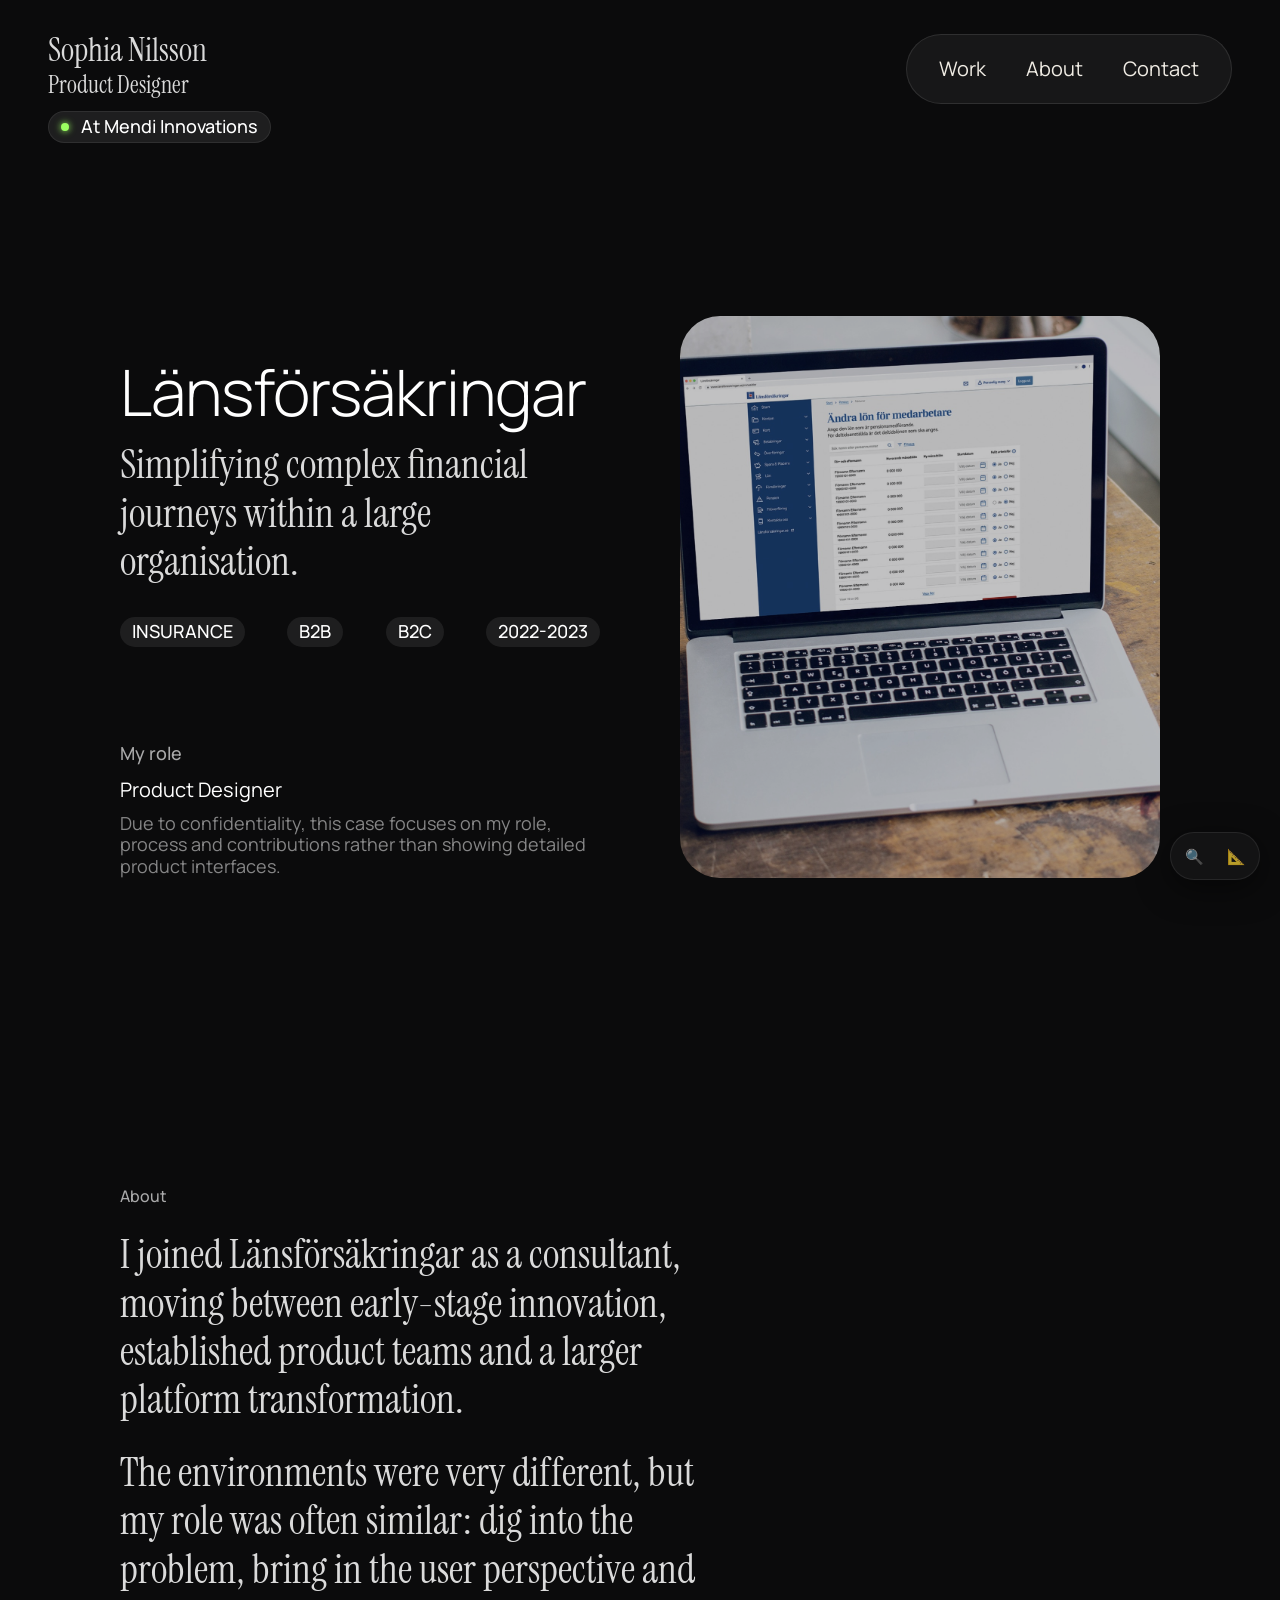
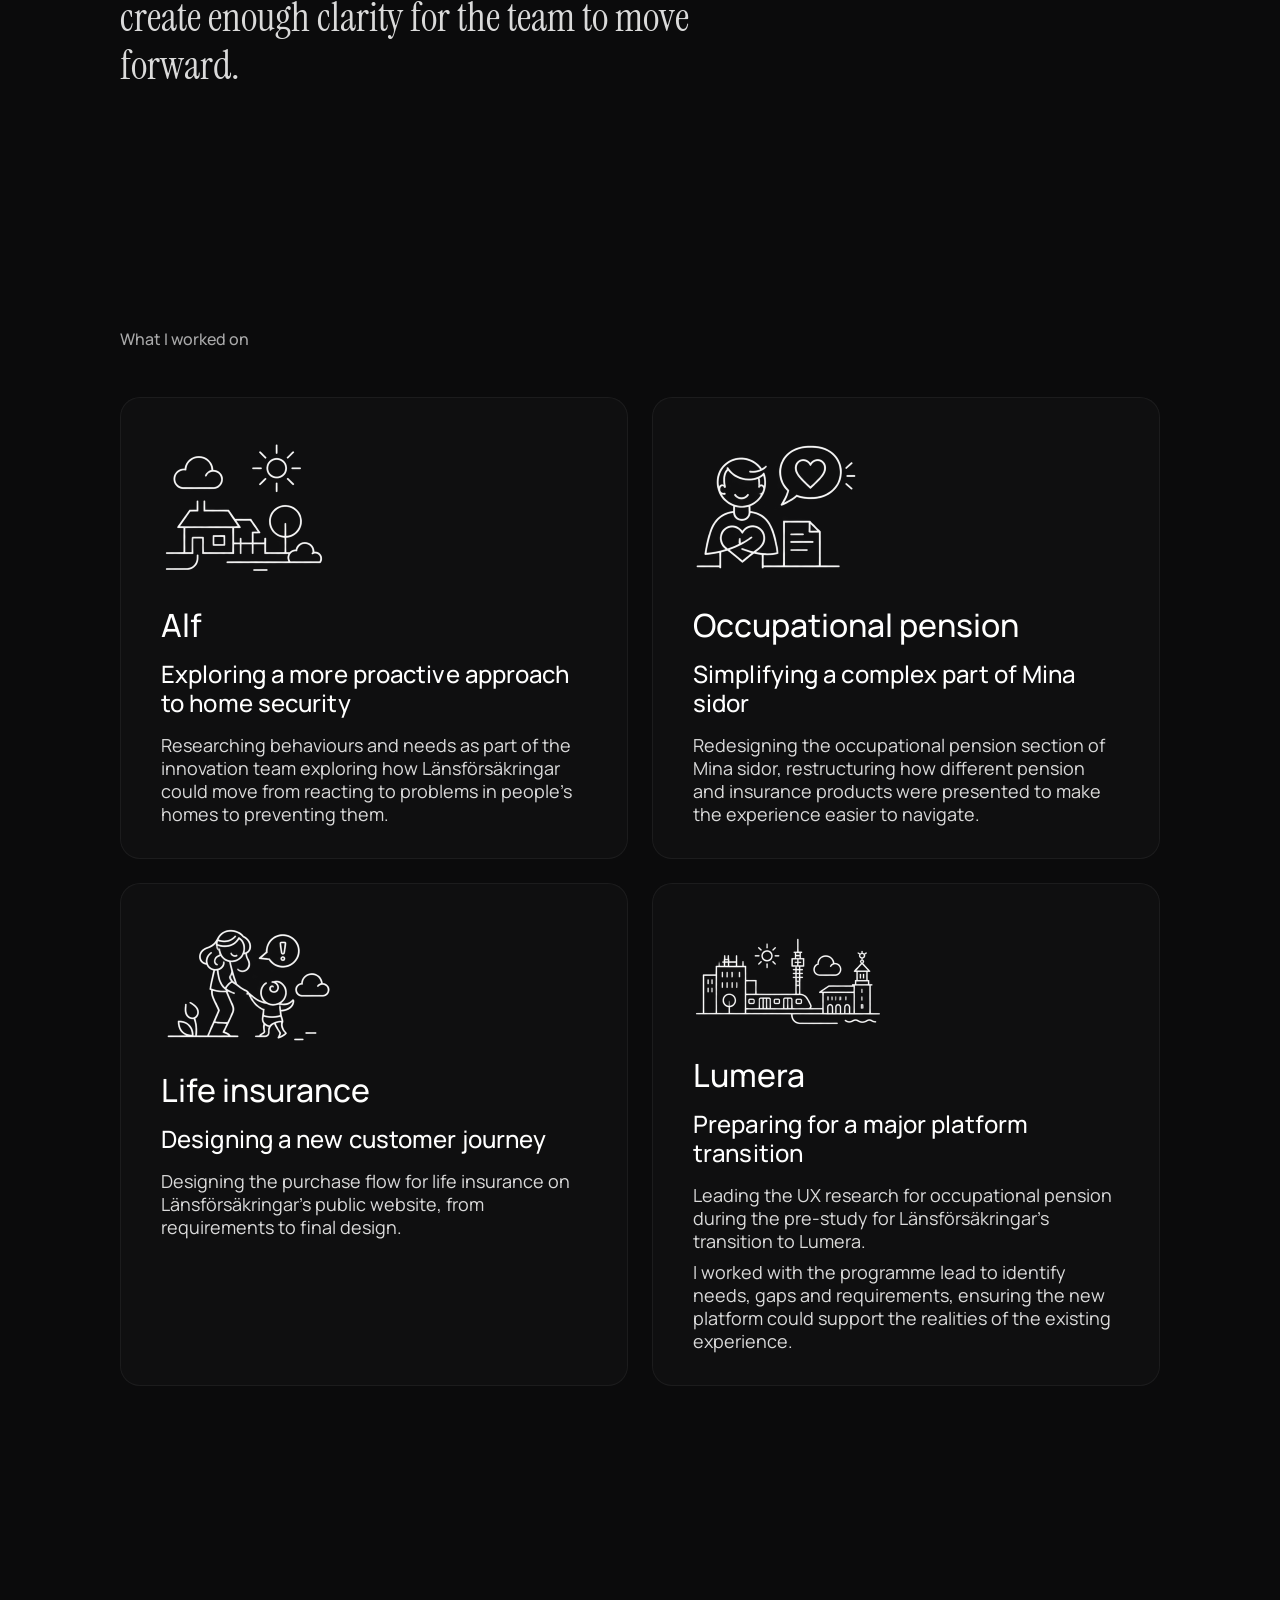
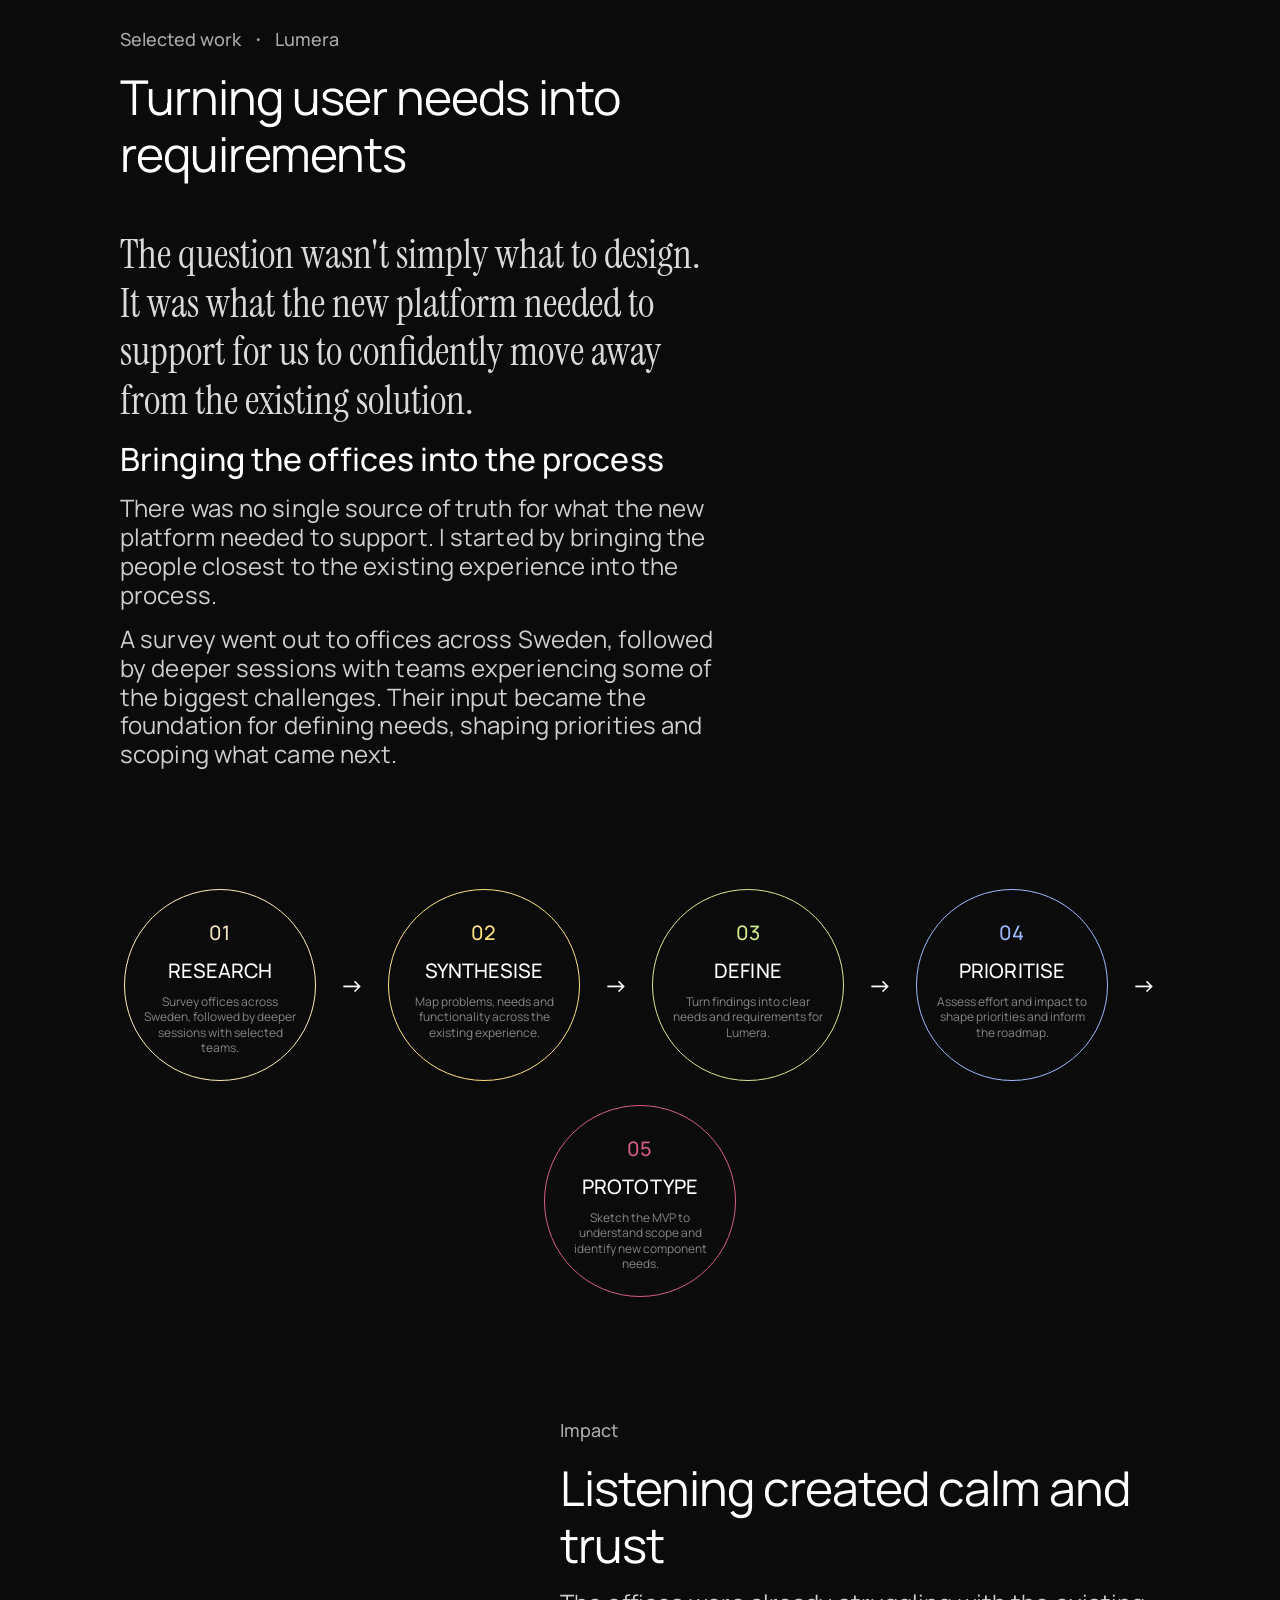
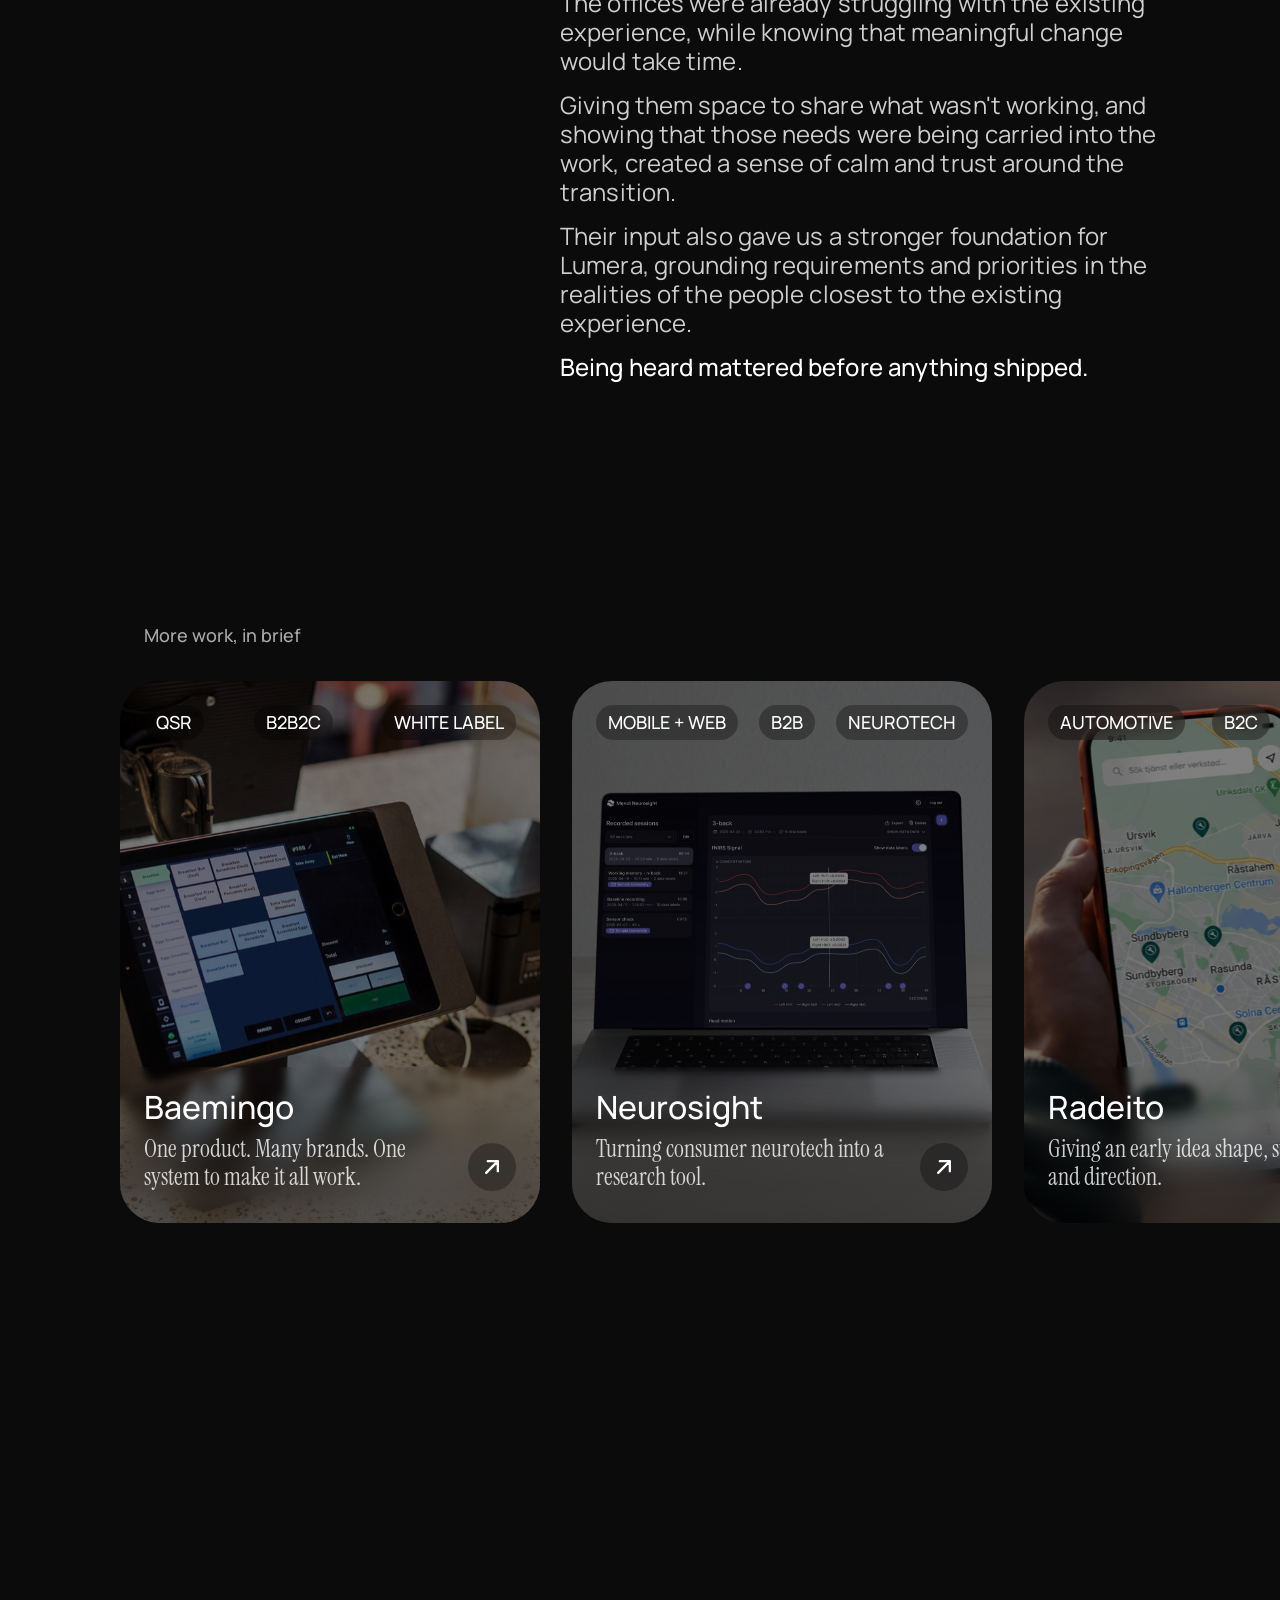
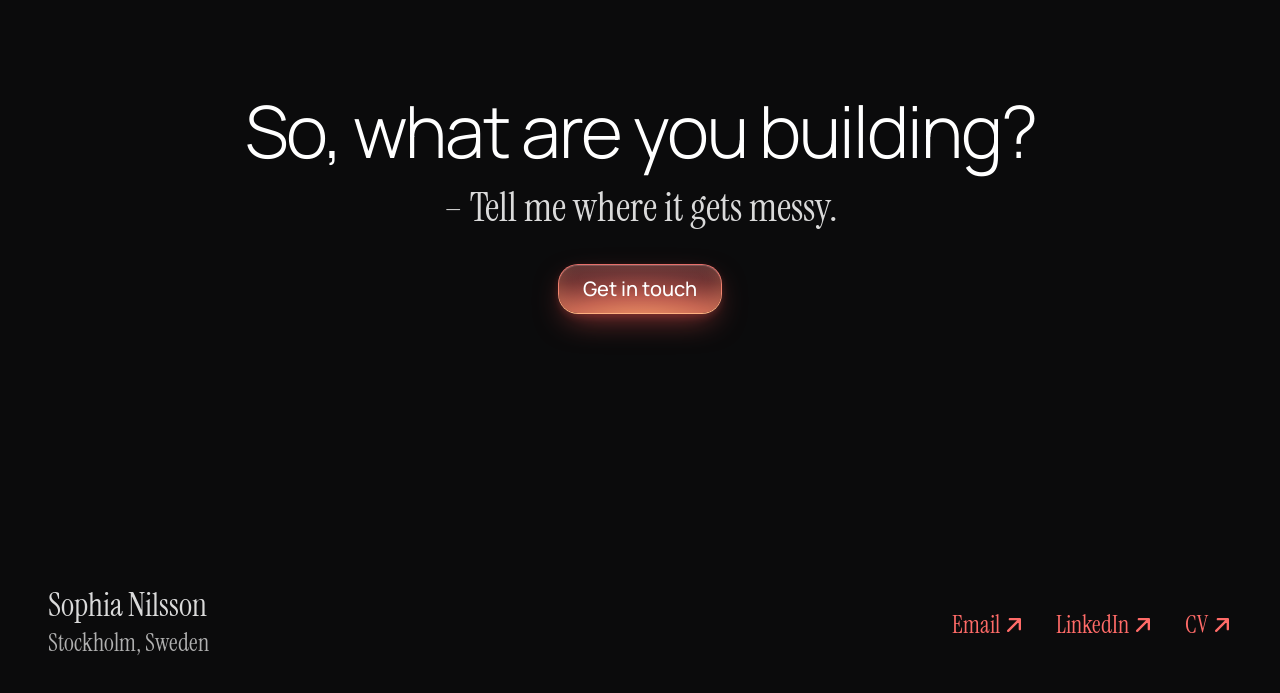
<file: lansforsakringar.html>
<!DOCTYPE html>
<html lang="en" data-theme="dark">
<head>
  <meta charset="UTF-8" />
  <meta name="viewport" content="width=device-width, initial-scale=1.0" />
  <title>Länsförsäkringar — Sophia Nilsson</title>

  <!-- Fonts -->
  <link rel="preconnect" href="https://fonts.googleapis.com" />
  <link rel="preconnect" href="https://fonts.gstatic.com" crossorigin />
  <link href="https://fonts.googleapis.com/css2?family=Manrope:wght@300;400;500;600&family=Instrument+Serif:ital@0;1&display=swap" rel="stylesheet" />

  <!-- Styles -->
  <link rel="stylesheet" href="css/variables.css" />
  <link rel="stylesheet" href="css/typography.css" />
  <link rel="stylesheet" href="css/base.css" />
  <link rel="stylesheet" href="css/animations.css" />
  <link rel="stylesheet" href="css/nav.css" />
  <link rel="stylesheet" href="css/project-page.css" />
  <link rel="stylesheet" href="css/phone-mockup.css" />
  <link rel="stylesheet" href="css/projects-grid.css" />
  <link rel="stylesheet" href="css/footer.css" />
</head>
<body>

  <!-- ============ NAV ============ -->
  <nav id="nav">
    <div class="nav-identity" id="nav-logo">
      <div class="nav-identity-text">
        <a href="index.html" class="nav-identity-name">Sophia Nilsson</a>
        <span class="nav-identity-role">Product Designer</span>
      </div>
      <span class="eyebrow"><span class="eyebrow-dot"></span>At Mendi Innovations</span>
    </div>
    <ul class="nav-right home-pill" id="nav-buttons">
      <li><a href="index.html#work">Work</a></li>
      <li><a href="about.html">About</a></li>
      <li><a href="#contact">Contact</a></li>
    </ul>
  </nav>

  <!-- ============ HERO ============ -->
  <section class="proj-hero">
    <div class="proj-hero-grid">
      <div class="proj-hero-text">
        <div class="proj-hero-top">
          <h1 class="proj-title">Länsförsäkringar</h1>
          <p class="proj-tagline">Simplifying complex financial journeys within a large organisation.</p>
          <div class="proj-hero-chips">
            <span class="proj-chip">INSURANCE</span>
            <span class="proj-chip">B2B</span>
            <span class="proj-chip">B2C</span>
            <span class="proj-chip">2022-2023</span>
          </div>
        </div>
        <div class="proj-role">
          <span class="proj-role-label">My role</span>
          <span class="proj-role-value">Product Designer</span>
          <p class="proj-role-note">Due to confidentiality, this case focuses on my role, process and contributions rather than showing detailed product interfaces.</p>
        </div>
      </div>
      <div class="proj-hero-image">
        <img src="assets/lansforsakringar-hero.jpg" alt="Länsförsäkringar web platform on a laptop" loading="lazy" />
      </div>
    </div>
  </section>

  <!-- ============ ABOUT ============ -->
  <section class="proj-brief">
    <div class="proj-brief-inner">
      <span class="proj-kicker">About</span>
      <p class="proj-brief-text">I joined Länsförsäkringar as a consultant, moving between early-stage innovation, established product teams and a larger platform transformation.</p>
      <p class="proj-brief-text">The environments were very different, but my role was often similar: dig into the problem, bring in the user perspective and create enough clarity for the team to move forward.</p>
    </div>
  </section>

  <!-- ============ WHAT I WORKED ON ============ -->
  <section class="proj-work">
    <span class="proj-kicker">What I worked on</span>
    <div class="proj-highlights">

      <div class="proj-highlight-card reveal">
        <div class="proj-highlight-icon proj-highlight-icon--1"></div>
        <h3 class="proj-highlight-title">Alf</h3>
        <p class="proj-highlight-subtitle">Exploring a more proactive approach to home security</p>
        <div class="proj-highlight-body">
          <p>Researching behaviours and needs as part of the innovation team exploring how Länsförsäkringar could move from reacting to problems in people's homes to preventing them.</p>
        </div>
      </div>

      <div class="proj-highlight-card reveal">
        <div class="proj-highlight-icon proj-highlight-icon--2"></div>
        <h3 class="proj-highlight-title">Occupational pension</h3>
        <p class="proj-highlight-subtitle">Simplifying a complex part of Mina sidor</p>
        <div class="proj-highlight-body">
          <p>Redesigning the occupational pension section of Mina sidor, restructuring how different pension and insurance products were presented to make the experience easier to navigate.</p>
        </div>
      </div>

      <div class="proj-highlight-card reveal">
        <div class="proj-highlight-icon proj-highlight-icon--3"></div>
        <h3 class="proj-highlight-title">Life insurance</h3>
        <p class="proj-highlight-subtitle">Designing a new customer journey</p>
        <div class="proj-highlight-body">
          <p>Designing the purchase flow for life insurance on Länsförsäkringar's public website, from requirements to final design.</p>
        </div>
      </div>

      <div class="proj-highlight-card reveal">
        <div class="proj-highlight-icon proj-highlight-icon--4"></div>
        <h3 class="proj-highlight-title">Lumera</h3>
        <p class="proj-highlight-subtitle">Preparing for a major platform transition</p>
        <div class="proj-highlight-body">
          <p>Leading the UX research for occupational pension during the pre-study for Länsförsäkringar's transition to Lumera.</p>
          <p>I worked with the programme lead to identify needs, gaps and requirements, ensuring the new platform could support the realities of the existing experience.</p>
        </div>
      </div>

    </div>
  </section>

  <!-- ============ SELECTED WORK: TURNING USER NEEDS INTO REQUIREMENTS ============ -->
  <section class="proj-selected">
    <div class="proj-selected-intro">
      <span class="proj-selected-kicker">
        <span>Selected work</span><span>・</span><span>Lumera</span>
      </span>
      <h2 class="proj-selected-headline">Turning user needs into requirements</h2>
    </div>

    <div class="proj-selected-intro">
      <p class="proj-brief-text">The question wasn't simply what to design. It was what the new platform needed to support for us to confidently move away from the existing solution.</p>
      <h3 class="proj-story-subheading">Bringing the offices into the process</h3>
      <div class="proj-intro-body proj-intro-body--lg">
        <p>There was no single source of truth for what the new platform needed to support. I started by bringing the people closest to the existing experience into the process.</p>
        <p>A survey went out to offices across Sweden, followed by deeper sessions with teams experiencing some of the biggest challenges. Their input became the foundation for defining needs, shaping priorities and scoping what came next.</p>
      </div>
    </div>
  </section>

  <!-- ============ PROCESS STEPS ============ -->
  <section class="proj-process-section">
    <div class="proj-process">
      <div class="proj-process-step proj-process-step--1">
        <span class="proj-process-number">01</span>
        <span class="proj-process-label">RESEARCH</span>
        <span class="proj-process-desc">Survey offices across Sweden, followed by deeper sessions with selected teams.</span>
      </div>
      <span class="proj-process-arrow">→</span>
      <div class="proj-process-step proj-process-step--2">
        <span class="proj-process-number">02</span>
        <span class="proj-process-label">SYNTHESISE</span>
        <span class="proj-process-desc">Map problems, needs and functionality across the existing experience.</span>
      </div>
      <span class="proj-process-arrow">→</span>
      <div class="proj-process-step proj-process-step--3">
        <span class="proj-process-number">03</span>
        <span class="proj-process-label">DEFINE</span>
        <span class="proj-process-desc">Turn findings into clear needs and requirements for Lumera.</span>
      </div>
      <span class="proj-process-arrow">→</span>
      <div class="proj-process-step proj-process-step--4">
        <span class="proj-process-number">04</span>
        <span class="proj-process-label">PRIORITISE</span>
        <span class="proj-process-desc">Assess effort and impact to shape priorities and inform the roadmap.</span>
      </div>
      <span class="proj-process-arrow">→</span>
      <div class="proj-process-step proj-process-step--5">
        <span class="proj-process-number">05</span>
        <span class="proj-process-label">PROTOTYPE</span>
        <span class="proj-process-desc">Sketch the MVP to understand scope and identify new component needs.</span>
      </div>
    </div>
  </section>

  <!-- ============ IMPACT ============ -->
  <section class="proj-selected">
    <div class="proj-selected-intro proj-intro--right">
      <span class="proj-selected-kicker"><span>Impact</span></span>
      <h2 class="proj-selected-headline">Listening created calm and trust</h2>
      <div class="proj-intro-body proj-intro-body--lg">
        <p>The offices were already struggling with the existing experience, while knowing that meaningful change would take time.</p>
        <p>Giving them space to share what wasn't working, and showing that those needs were being carried into the work, created a sense of calm and trust around the transition.</p>
        <p>Their input also gave us a stronger foundation for Lumera, grounding requirements and priorities in the realities of the people closest to the existing experience.</p>
        <p><strong>Being heard mattered before anything shipped.</strong></p>
      </div>
    </div>
  </section>

  <!-- ============ MORE WORK, IN BRIEF ============ -->
  <section class="projects-section">
    <span class="projects-kicker">More work, in brief</span>
    <!-- Rendered by js/project-card.js + js/projects-data.js — the
         same ProjectCard component and data used on Home, minus this
         page's own project -->
    <div class="pgrid-scroll" id="project-cards"></div>
  </section>

  <!-- ============ FOOTER ============ -->
  <footer class="site-footer home-footer" id="contact">
    <div class="footer-inner">
      <div class="footer-cta-block reveal">
        <div class="footer-cta-text">
          <h2 class="footer-cta-headline">So, what are you building?</h2>
          <p class="footer-cta-subline">– Tell me where it gets messy.</p>
        </div>
        <a href="mailto:sophianilsson@live.com" class="btn-coral">Get in touch</a>
      </div>
      <div class="footer-contact-row">
        <div class="footer-contact-name-block">
          <a href="index.html" class="footer-contact-name">Sophia Nilsson</a>
          <span class="footer-contact-location">Stockholm, Sweden</span>
        </div>
        <div class="footer-contact-methods">
          <a href="mailto:sophianilsson@live.com" class="footer-contact-link">
            Email
            <svg width="20" height="20" viewBox="0 0 12 12" fill="none" xmlns="http://www.w3.org/2000/svg"><path d="M2.5 9.5L9.5 2.5M9.5 2.5H3.5M9.5 2.5V8.5" stroke="currentColor" stroke-width="1.4" stroke-linecap="round" stroke-linejoin="round"/></svg>
          </a>
          <a href="https://www.linkedin.com/in/sophia-nilsson-a5b174138/" target="_blank" class="footer-contact-link">
            LinkedIn
            <svg width="20" height="20" viewBox="0 0 12 12" fill="none" xmlns="http://www.w3.org/2000/svg"><path d="M2.5 9.5L9.5 2.5M9.5 2.5H3.5M9.5 2.5V8.5" stroke="currentColor" stroke-width="1.4" stroke-linecap="round" stroke-linejoin="round"/></svg>
          </a>
          <a href="#" class="footer-contact-link">
            CV
            <svg width="20" height="20" viewBox="0 0 12 12" fill="none" xmlns="http://www.w3.org/2000/svg"><path d="M2.5 9.5L9.5 2.5M9.5 2.5H3.5M9.5 2.5V8.5" stroke="currentColor" stroke-width="1.4" stroke-linecap="round" stroke-linejoin="round"/></svg>
          </a>
        </div>
      </div>
    </div>
  </footer>

  <!-- Scripts -->
  <script src="js/theme.js"></script>
  <script src="js/nav-scroll.js"></script>
  <script src="js/reveal.js"></script>
  <script src="js/project-card.js"></script>
  <script src="js/projects-data.js"></script>
  <script>
    renderProjects('project-cards', 'lansforsakringar'); // excludes this page's own project
  </script>
  <script src="js/pgrid-blur-align.js"></script>
  <script src="js/debug.js"></script>
</body>
</html>
</file>
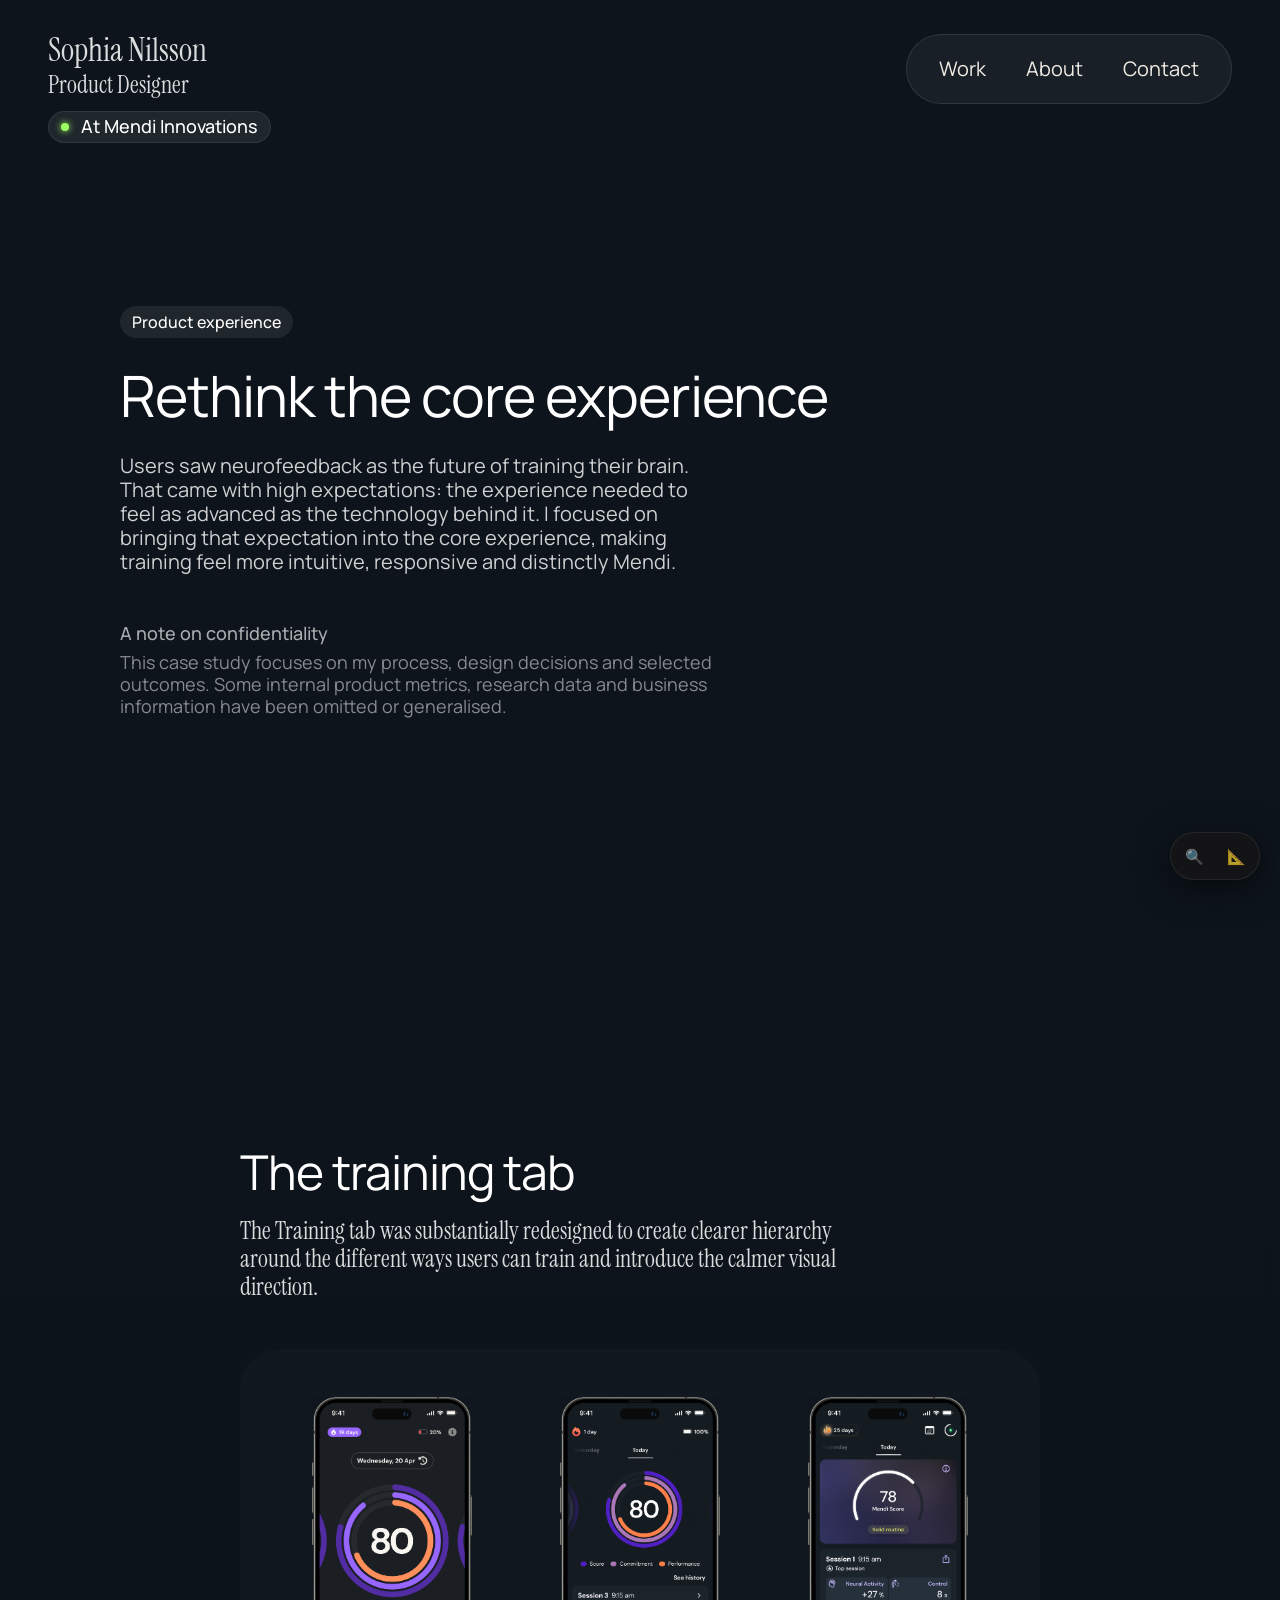
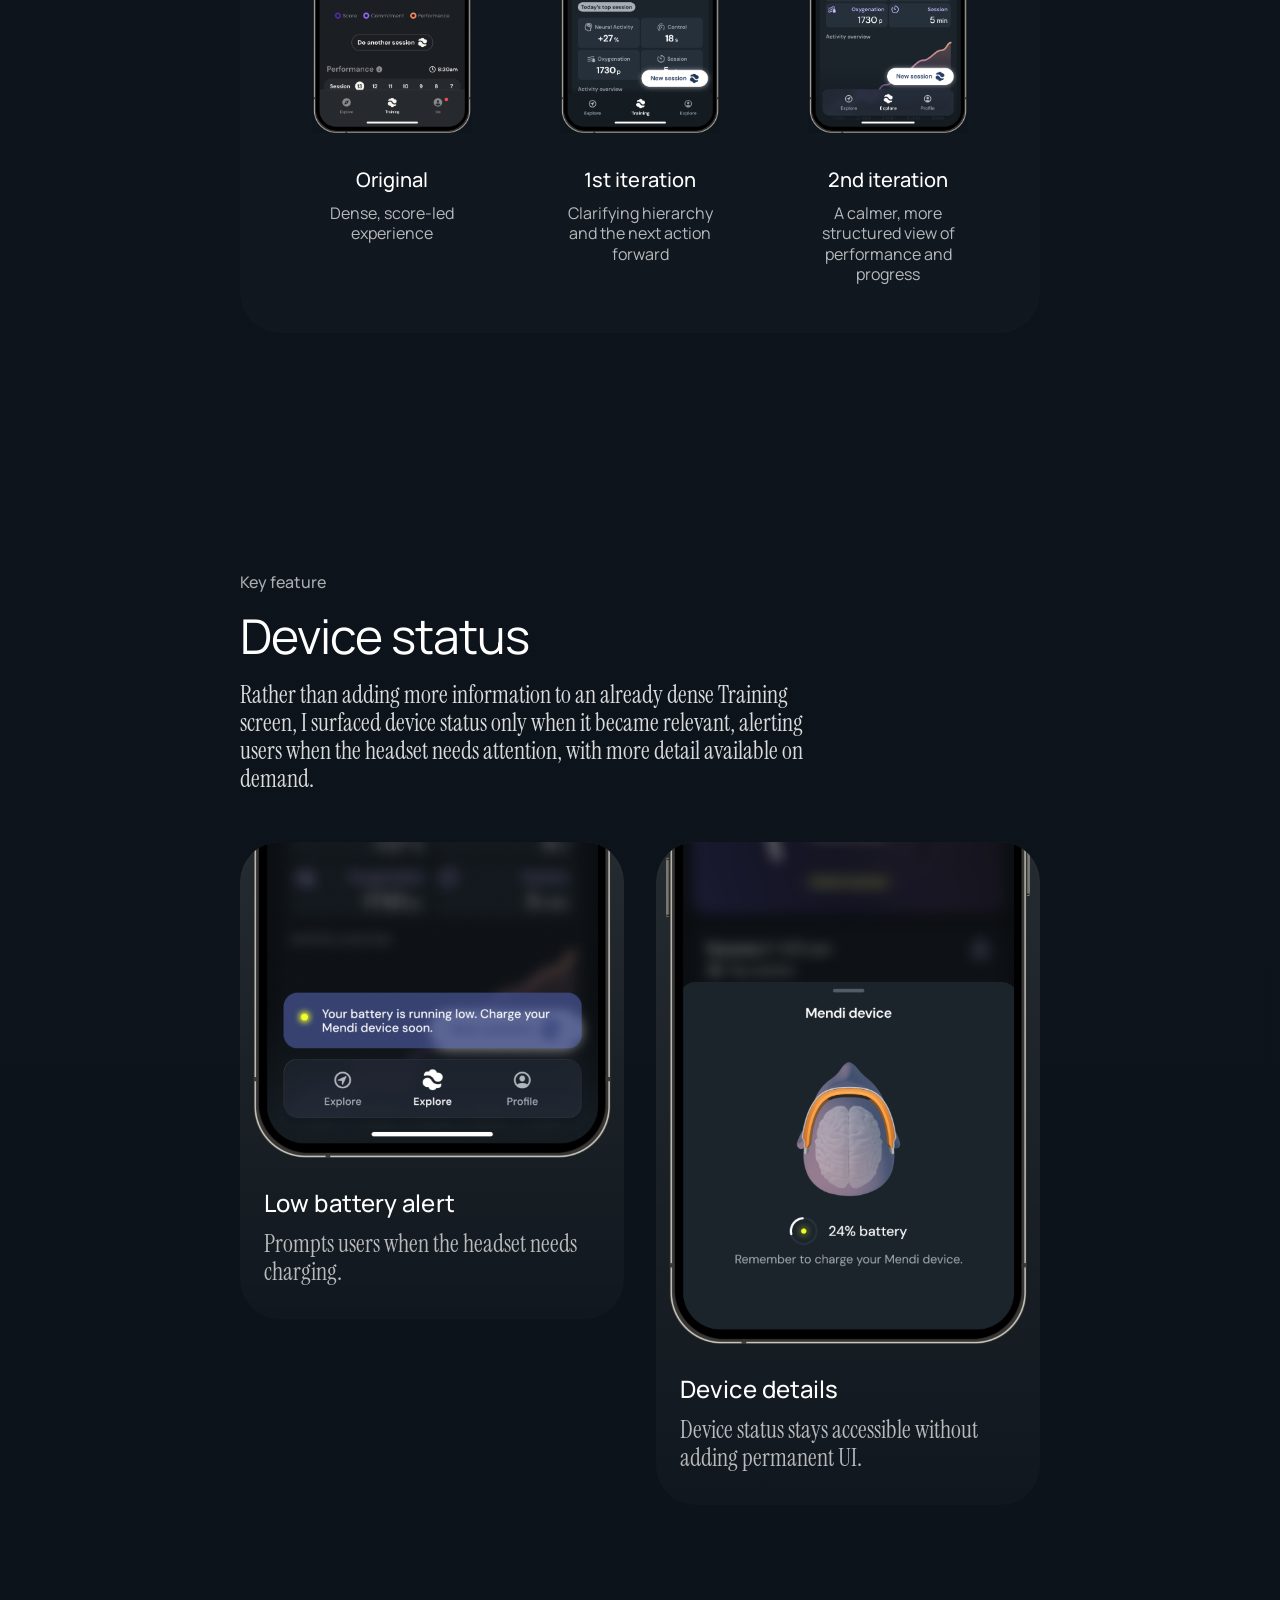
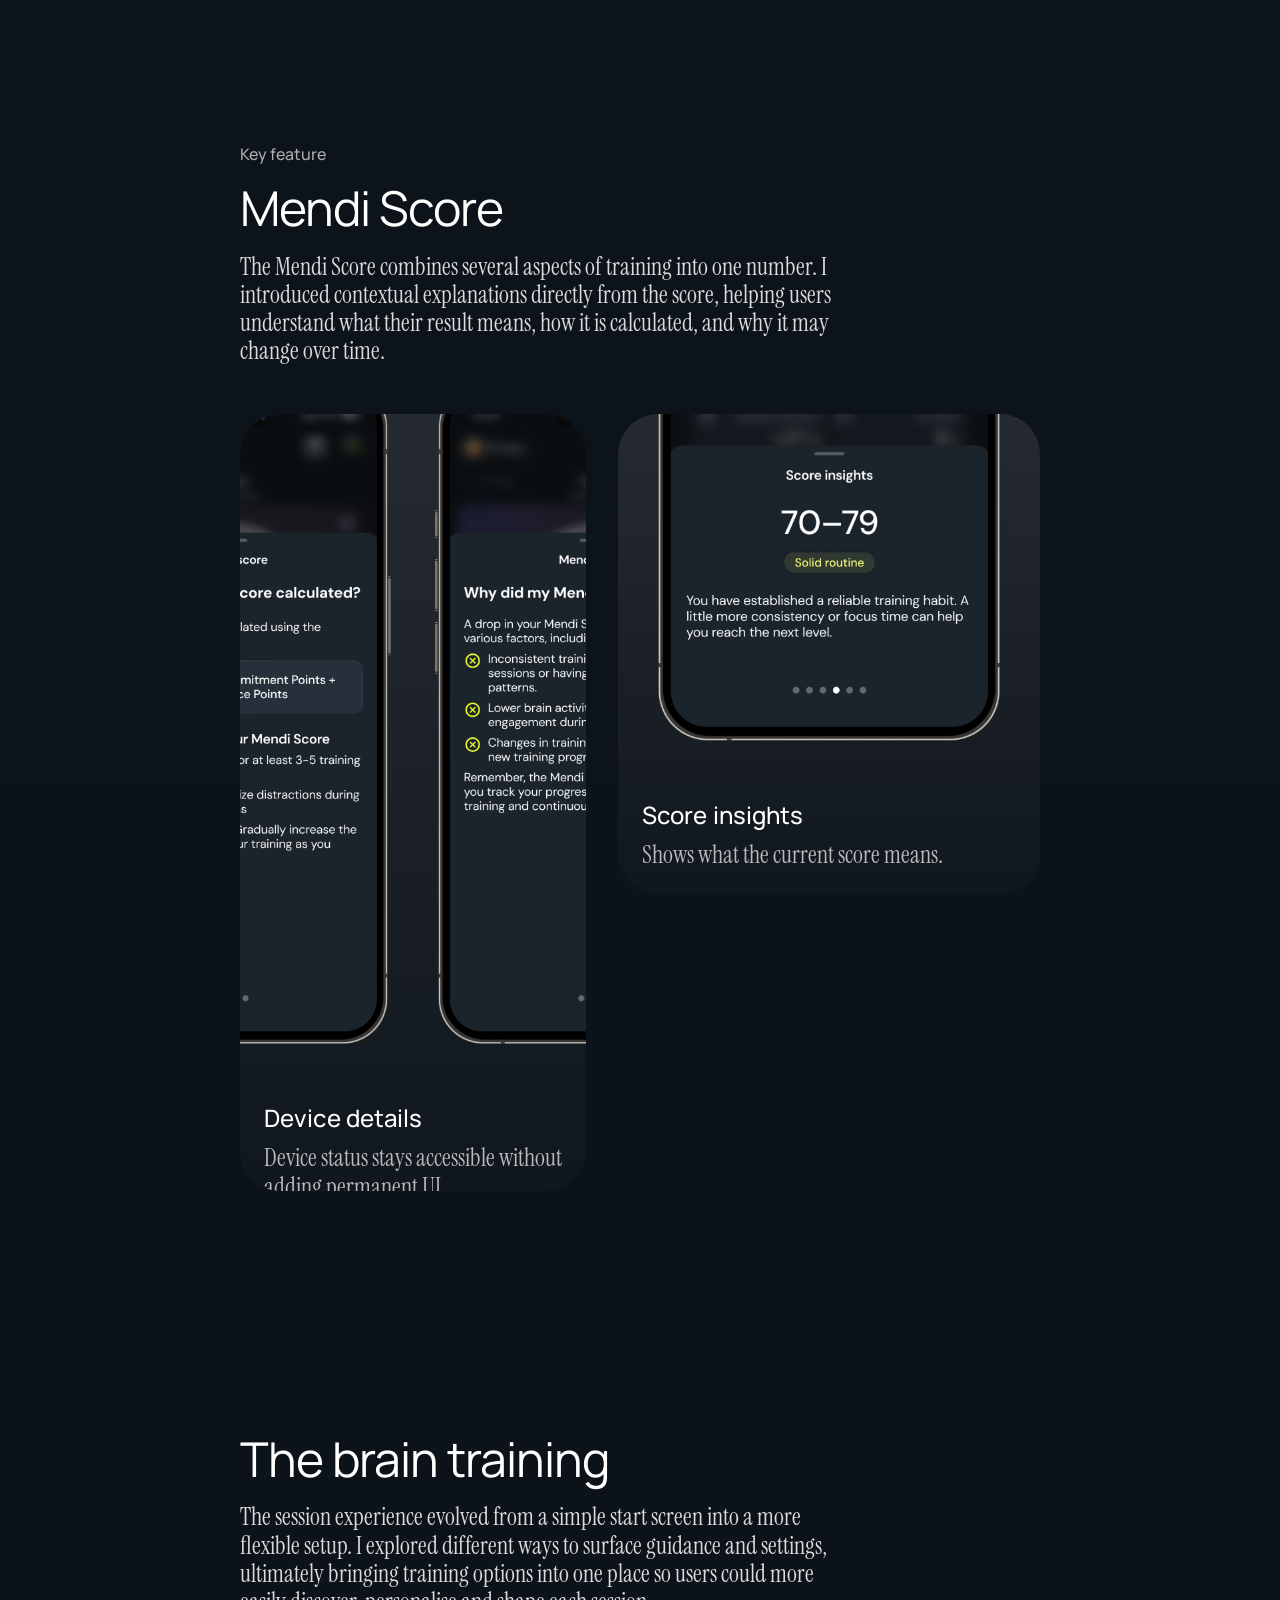
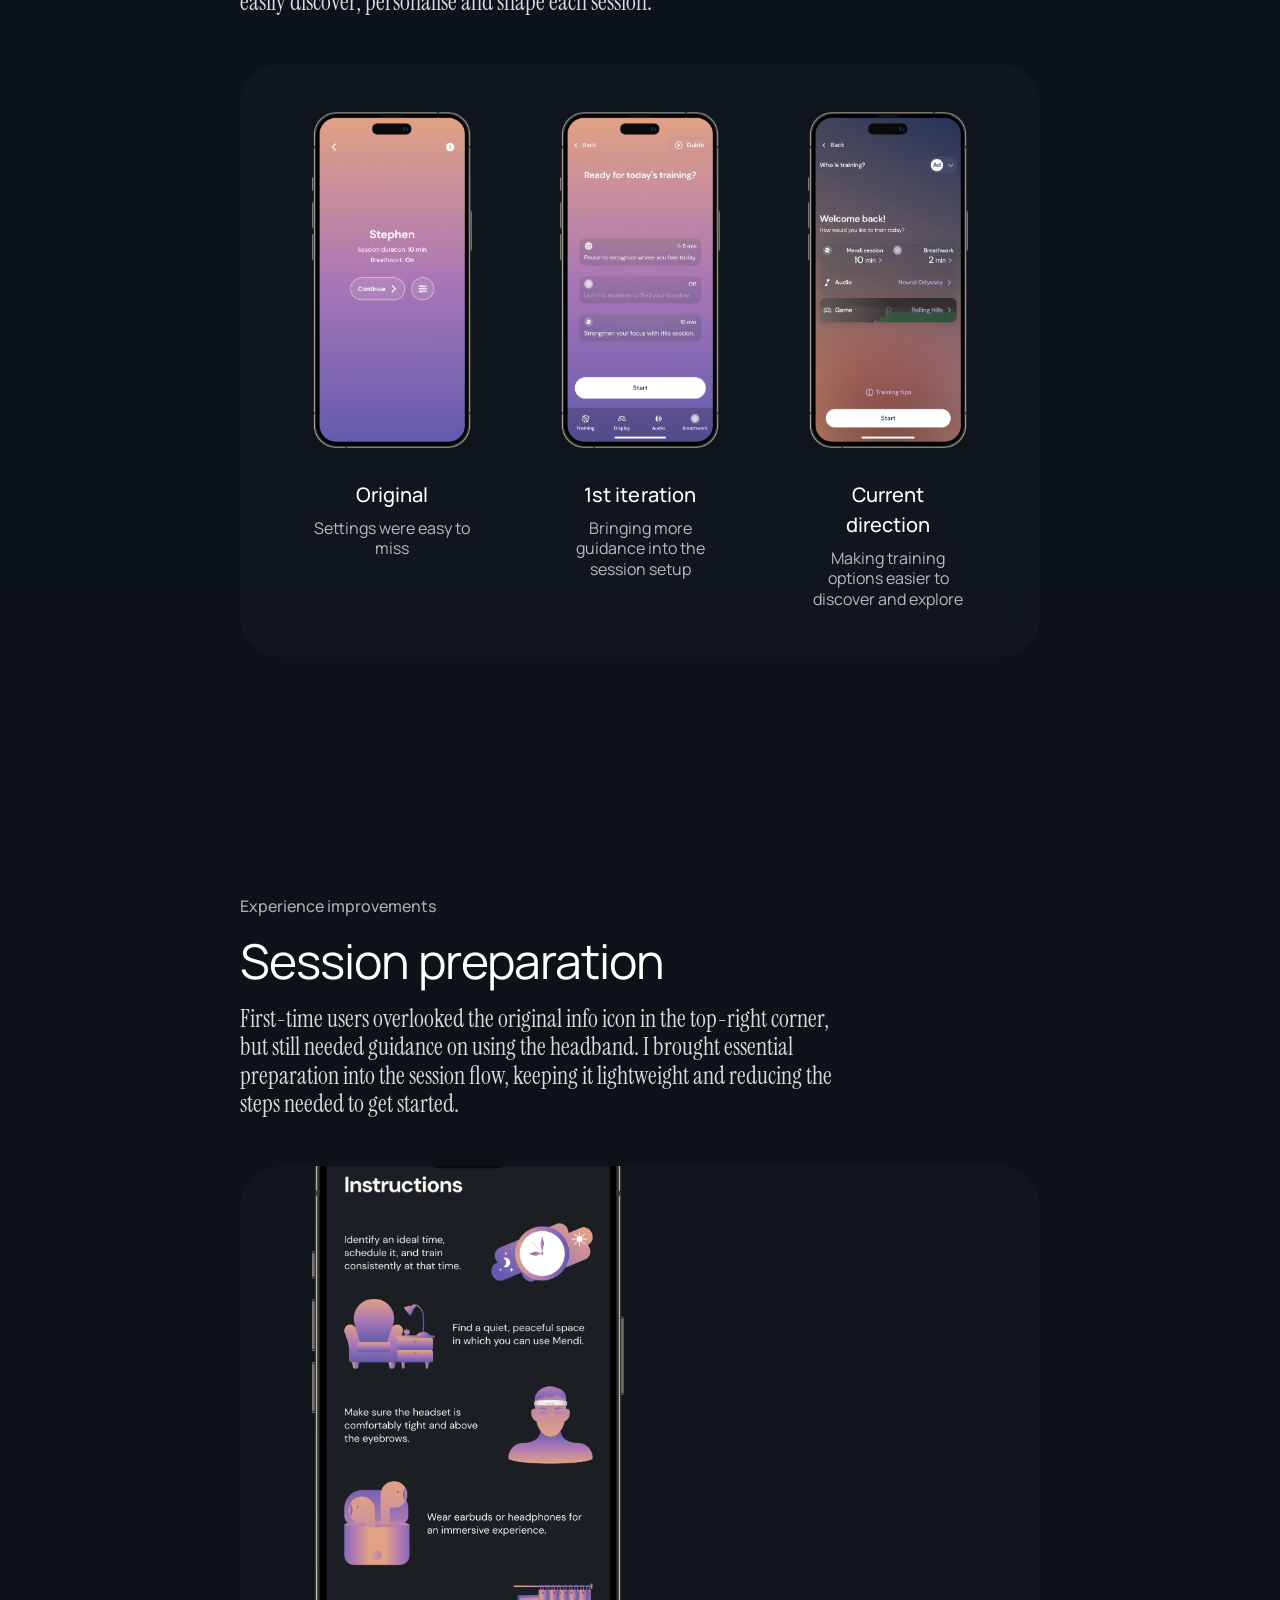
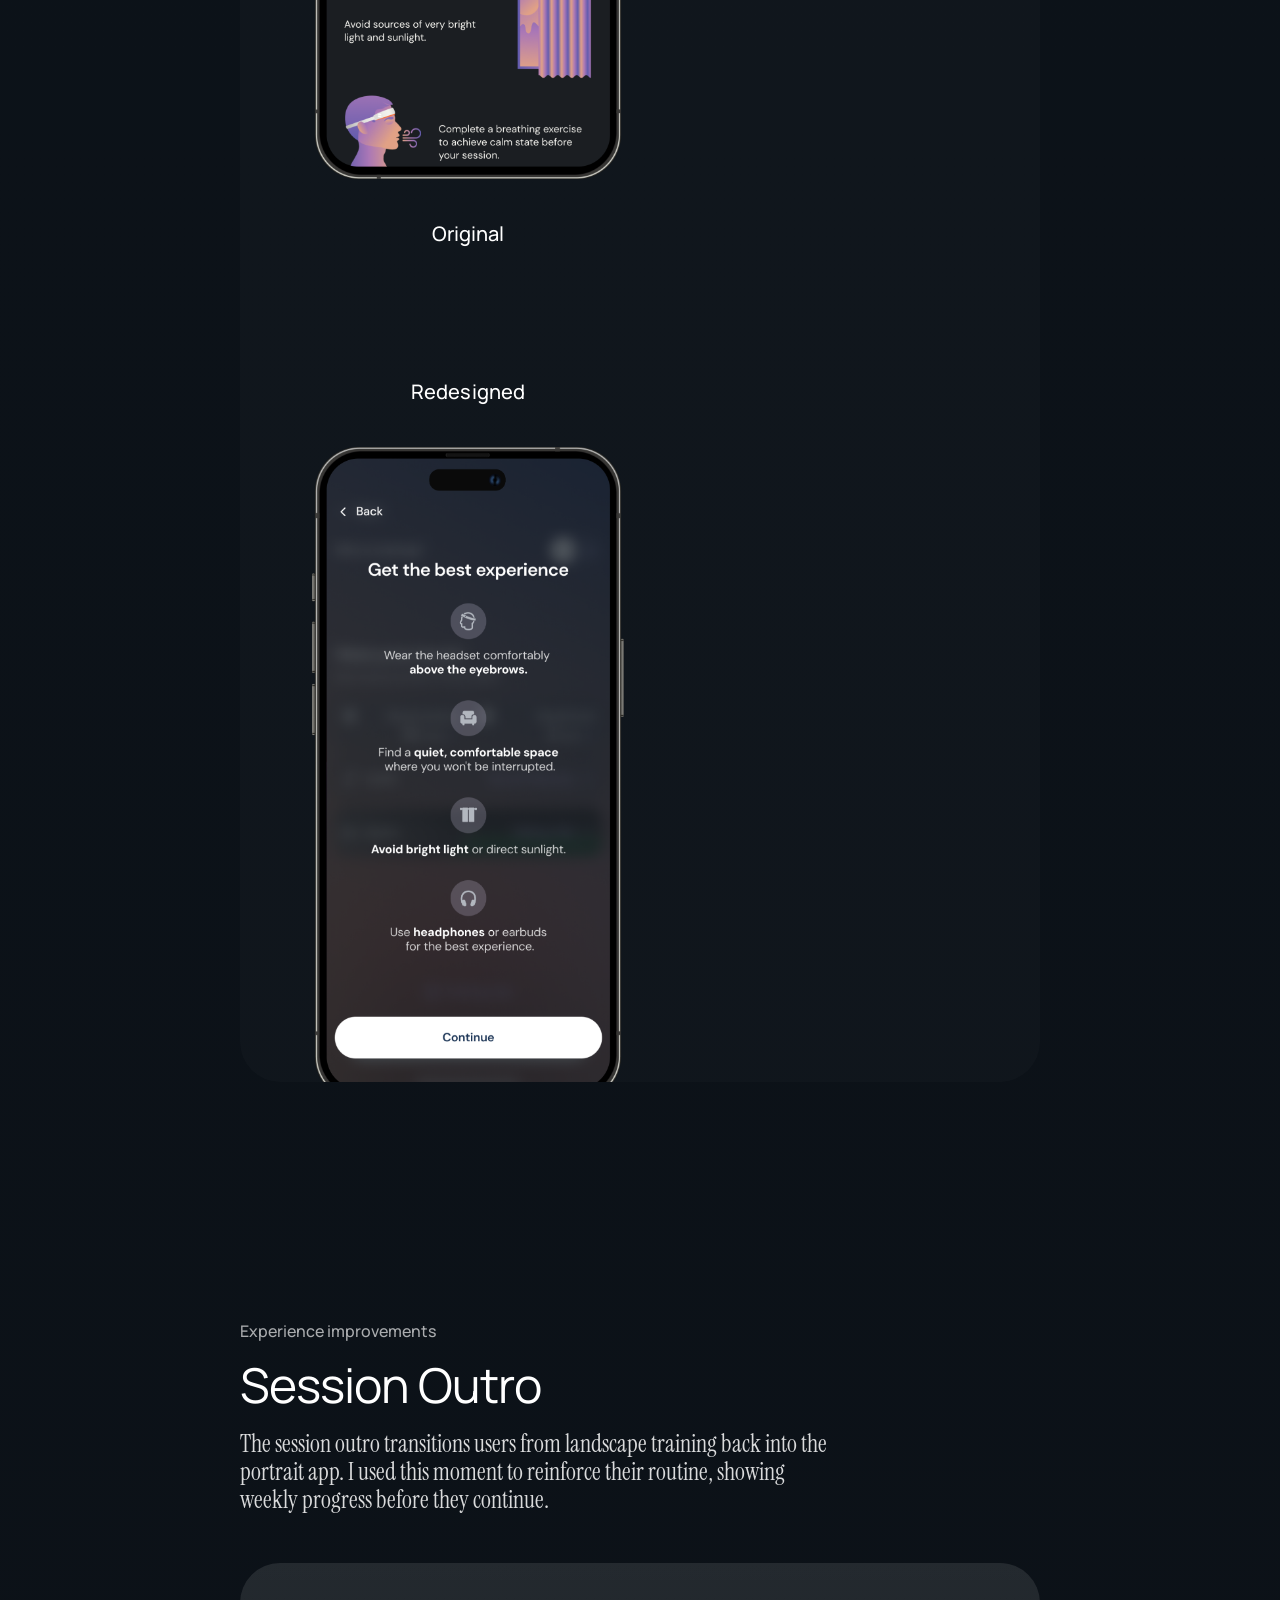
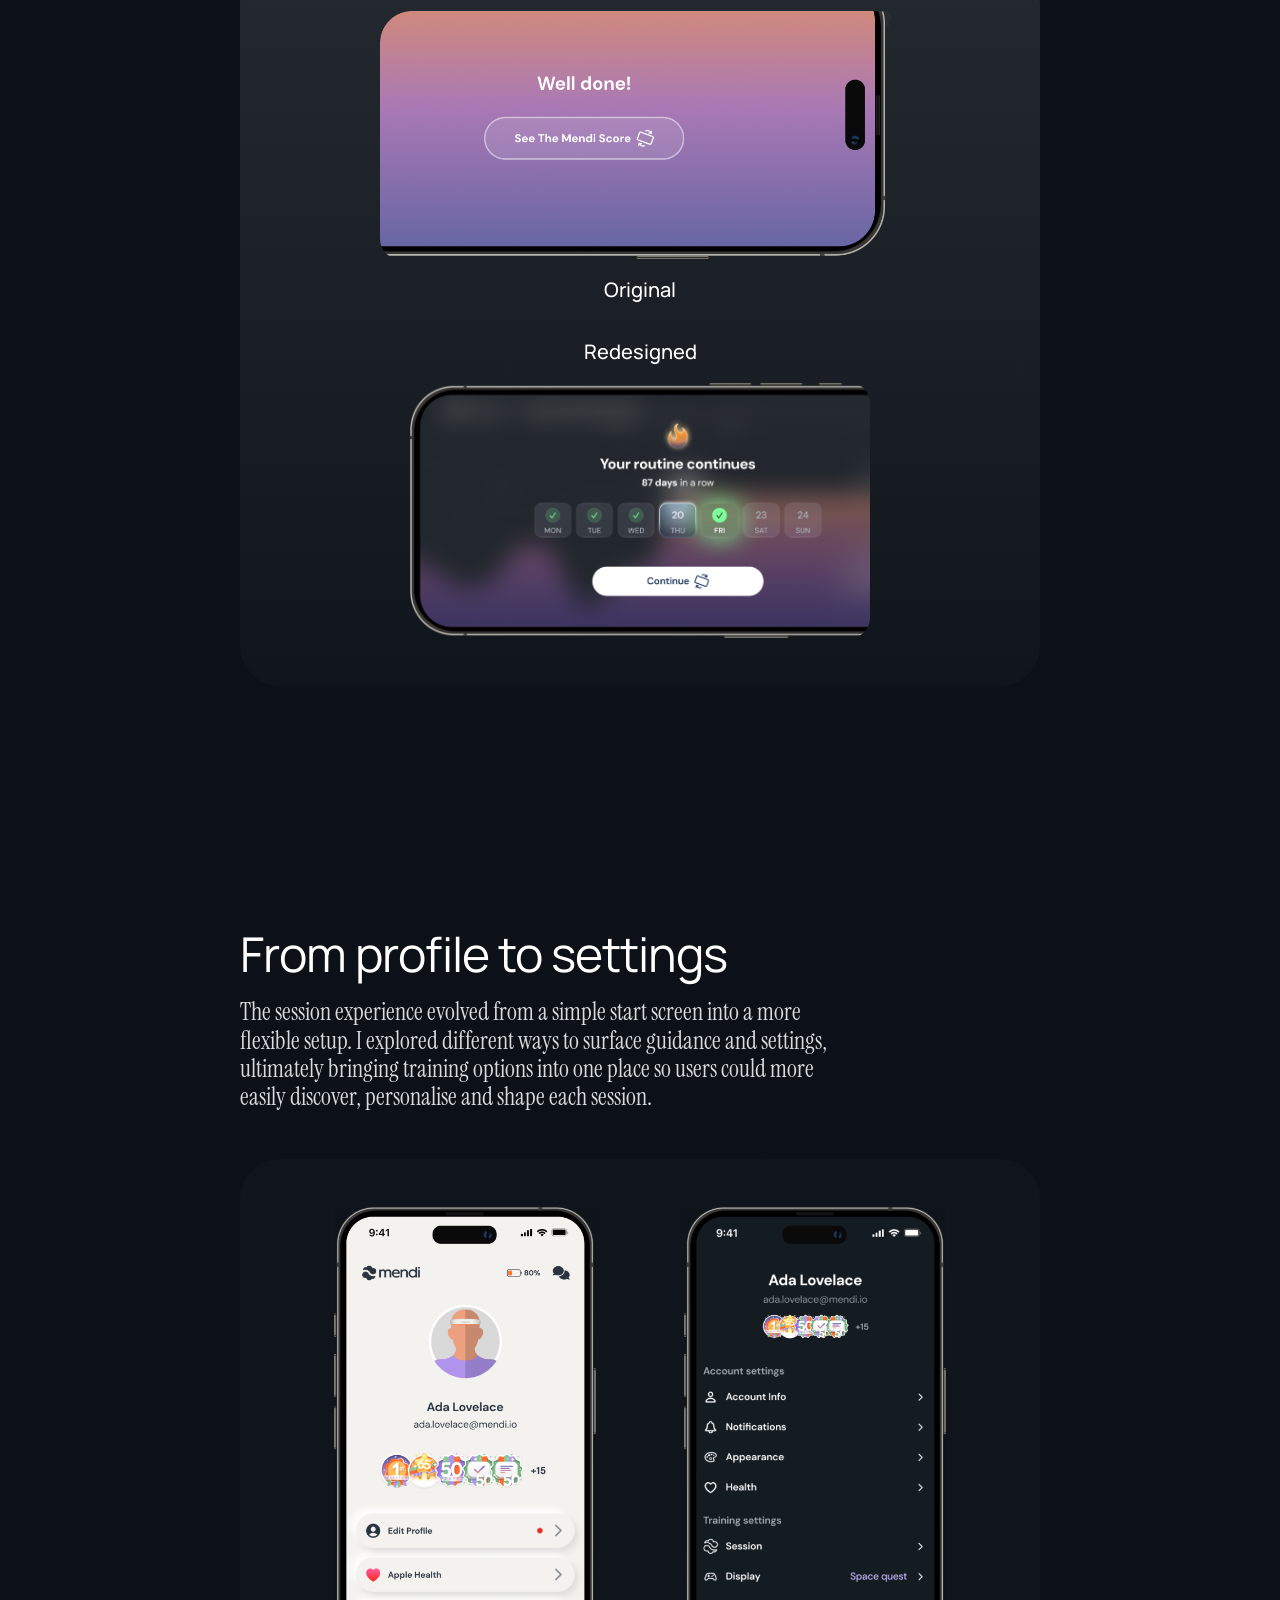
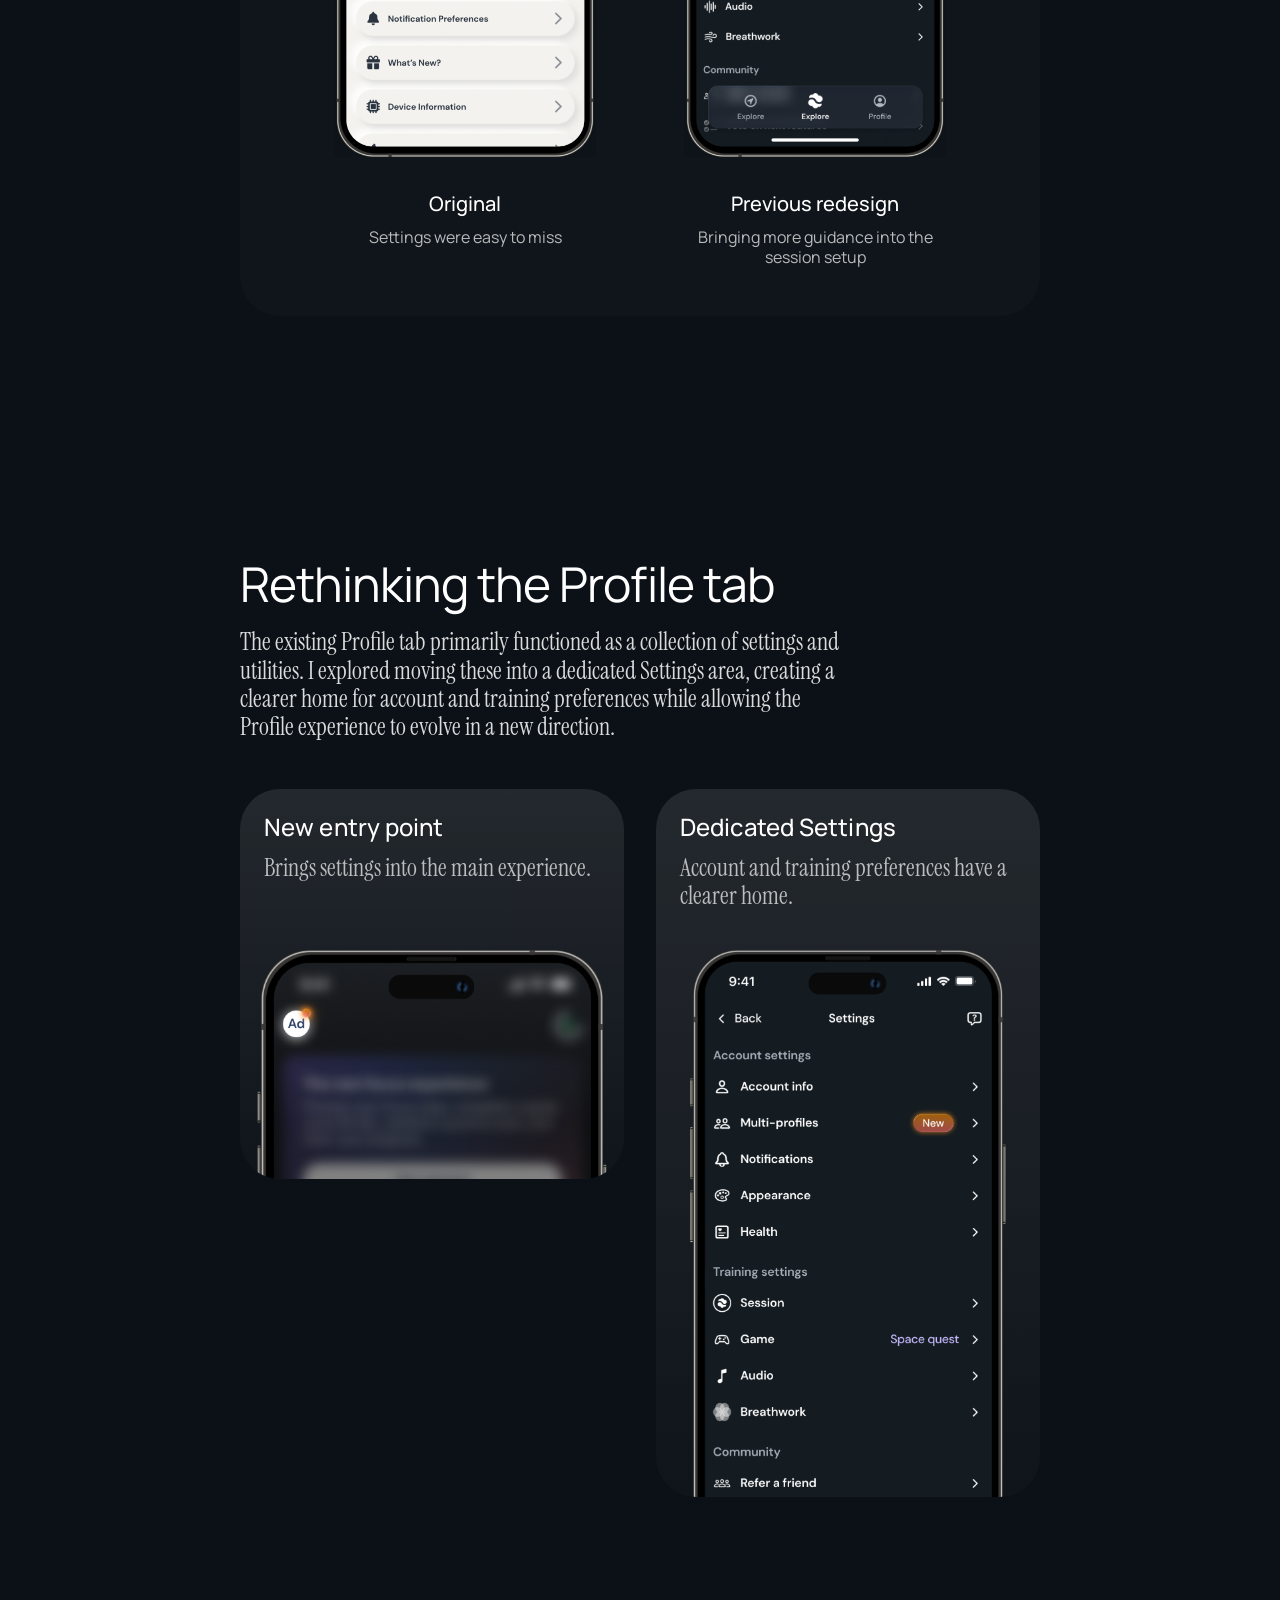
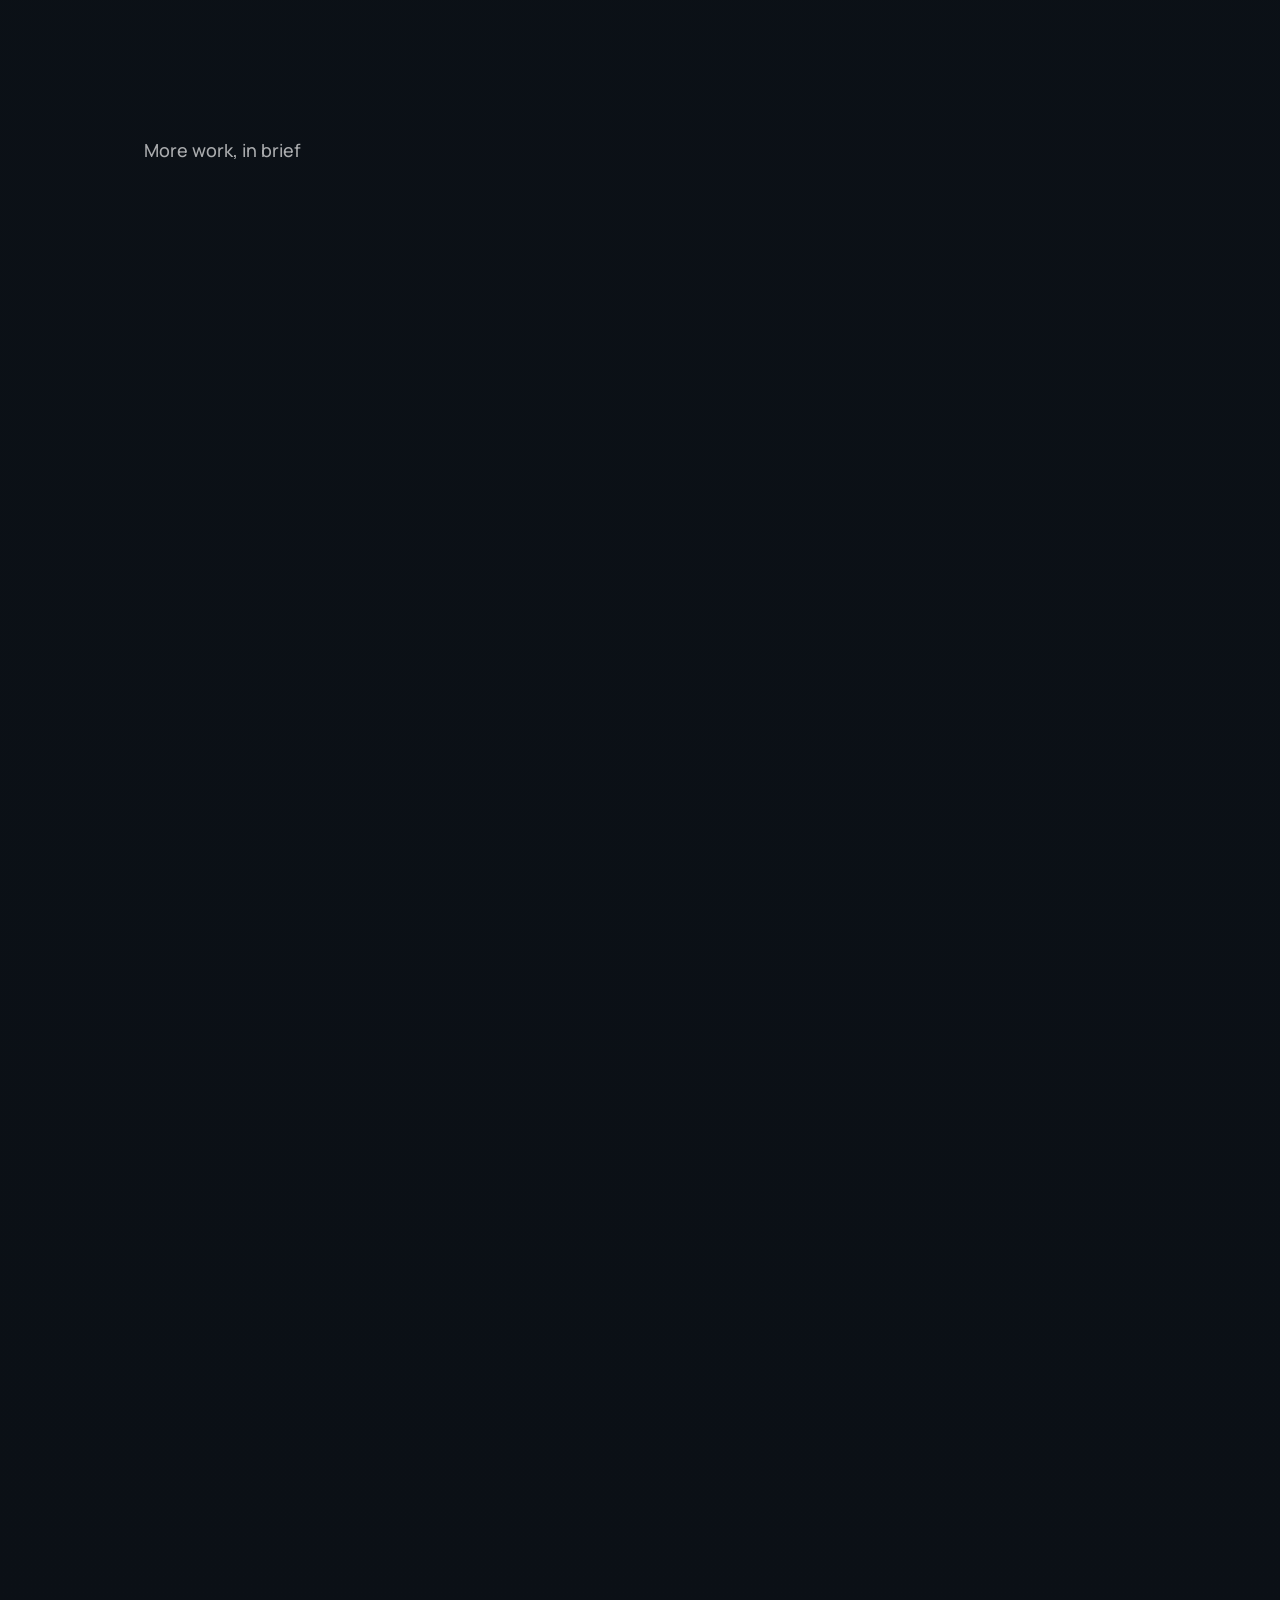
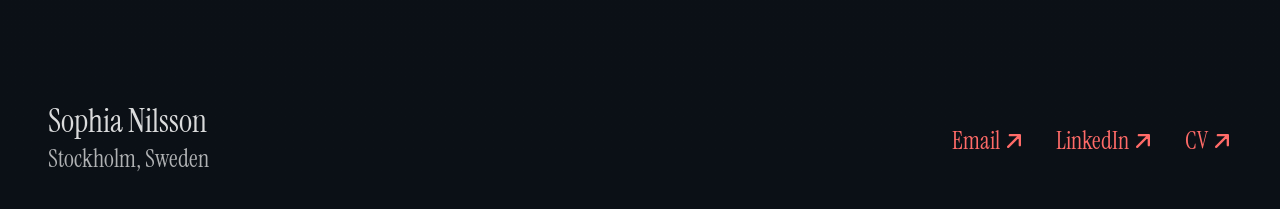
<file: mendi-product-experience.html>
<!DOCTYPE html>
<html lang="en" data-theme="dark">
<head>
  <meta charset="UTF-8" />
  <meta name="viewport" content="width=device-width, initial-scale=1.0" />
  <title>Product Experience — Mendi — Sophia Nilsson</title>

  <!-- Fonts -->
  <link rel="preconnect" href="https://fonts.googleapis.com" />
  <link rel="preconnect" href="https://fonts.gstatic.com" crossorigin />
  <link href="https://fonts.googleapis.com/css2?family=Manrope:wght@300;400;500;600&family=Instrument+Serif:ital@0;1&display=swap" rel="stylesheet" />

  <!-- Styles -->
  <link rel="stylesheet" href="css/variables.css" />
  <link rel="stylesheet" href="css/typography.css" />
  <link rel="stylesheet" href="css/base.css" />
  <link rel="stylesheet" href="css/animations.css" />
  <link rel="stylesheet" href="css/nav.css" />
  <link rel="stylesheet" href="css/project-page.css" />
  <link rel="stylesheet" href="css/phone-mockup.css" />
  <link rel="stylesheet" href="css/projects-grid.css" />
  <link rel="stylesheet" href="css/footer.css" />
  <link rel="stylesheet" href="css/mendi-product-experience.css" />
</head>
<body class="mch2">

  <!-- ============ NAV ============ -->
  <nav id="nav">
    <div class="nav-identity" id="nav-logo">
      <div class="nav-identity-text">
        <a href="index.html" class="nav-identity-name">Sophia Nilsson</a>
        <span class="nav-identity-role">Product Designer</span>
      </div>
      <span class="eyebrow"><span class="eyebrow-dot"></span>At Mendi Innovations</span>
    </div>
    <ul class="nav-right home-pill" id="nav-buttons">
      <li><a href="index.html#work">Work</a></li>
      <li><a href="about.html">About</a></li>
      <li><a href="#contact">Contact</a></li>
    </ul>
  </nav>

  <!-- ============ HERO ============ -->
  <section class="mch2-hero">
    <div class="glow-group" aria-hidden="true">
      <div class="glow-group-img"></div>
    </div>
    <div class="mch2-hero-inner">
      <div class="mch2-hero-text">
        <span class="mch2-chip">Product experience</span>
        <h1 class="mch2-hero-title">Rethink the core experience</h1>
        <p class="mch2-hero-intro">Users saw neurofeedback as the future of training their brain. That came with high expectations: the experience needed to feel as advanced as the technology behind it. I focused on bringing that expectation into the core experience, making training feel more intuitive, responsive and distinctly Mendi.</p>
      </div>
      <div class="mch2-note">
        <span class="mch2-note-label">A note on confidentiality</span>
        <p class="mch2-note-text">This case study focuses on my process, design decisions and selected outcomes. Some internal product metrics, research data and business information have been omitted or generalised.</p>
      </div>
    </div>
  </section>

  <!-- ============ THE TRAINING TAB ============ -->
  <section class="mch2-section">
    <div class="mch2-section-intro">
      <h2 class="mch2-section-title">The training tab</h2>
      <p class="mch2-section-body">The Training tab was substantially redesigned to create clearer hierarchy around the different ways users can train and introduce the calmer visual direction.</p>
    </div>
    <div class="proj-panel">
      <div class="phone-mockup-row">
        <div class="phone-mockup">
          <img class="phone-mockup-frame" src="assets/mendi-ch2-tab-original.png" alt="Original training tab: dense, score-led experience" loading="lazy" />
          <div class="phone-mockup-text">
            <span class="phone-mockup-caption">Original</span>
            <span class="phone-mockup-desc">Dense, score-led experience</span>
          </div>
        </div>
        <div class="phone-mockup">
          <img class="phone-mockup-frame" src="assets/mendi-ch2-tab-iter1.png" alt="1st iteration: clarifying hierarchy and the next action forward" loading="lazy" />
          <div class="phone-mockup-text">
            <span class="phone-mockup-caption">1st iteration</span>
            <span class="phone-mockup-desc">Clarifying hierarchy and the next action forward</span>
          </div>
        </div>
        <div class="phone-mockup">
          <img class="phone-mockup-frame" src="assets/mendi-ch2-tab-iter2.png" alt="2nd iteration: a calmer, more structured view of performance and progress" loading="lazy" />
          <div class="phone-mockup-text">
            <span class="phone-mockup-caption">2nd iteration</span>
            <span class="phone-mockup-desc">A calmer, more structured view of performance and progress</span>
          </div>
        </div>
      </div>
    </div>
  </section>

  <!-- ============ KEY FEATURE: DEVICE STATUS ============ -->
  <section class="mch2-section">
    <div class="mch2-section-intro">
      <span class="proj-kicker">Key feature</span>
      <h2 class="mch2-section-title">Device status</h2>
      <p class="mch2-section-body">Rather than adding more information to an already dense Training screen, I surfaced device status only when it became relevant, alerting users when the headset needs attention, with more detail available on demand.</p>
    </div>
    <div class="mch2-feature-cards">
      <div class="mch2-bezel-card mch2-bezel-card--battery">
        <img class="mch2-bezel-card-phone" src="assets/mendi-ch2-devicestatus-battery.png" alt="Low battery alert notification" loading="lazy" />
        <div class="mch2-bezel-card-caption">
          <span class="mch2-feature-card-title">Low battery alert</span>
          <span class="mch2-feature-card-desc">Prompts users when the headset needs charging.</span>
        </div>
      </div>
      <div class="mch2-bezel-card mch2-bezel-card--details">
        <img class="mch2-bezel-card-phone" src="assets/mendi-ch2-devicestatus-details.png" alt="Device details screen showing battery percentage and headset status" loading="lazy" />
        <div class="mch2-bezel-card-caption">
          <span class="mch2-feature-card-title">Device details</span>
          <span class="mch2-feature-card-desc">Device status stays accessible without adding permanent UI.</span>
        </div>
      </div>
    </div>
  </section>

  <!-- ============ KEY FEATURE: MENDI SCORE ============ -->
  <section class="mch2-section">
    <div class="mch2-section-intro">
      <span class="proj-kicker">Key feature</span>
      <h2 class="mch2-section-title">Mendi Score</h2>
      <p class="mch2-section-body">The Mendi Score combines several aspects of training into one number. I introduced contextual explanations directly from the score, helping users understand what their result means, how it is calculated, and why it may change over time.</p>
    </div>
    <div class="mch2-score-cards">
      <div class="mch2-score-card mch2-score-card--details">
        <div class="mch2-score-phones">
          <img src="assets/mendi-ch2-score-a.png" alt="Training screen showing the Mendi Score ring" loading="lazy" />
          <img src="assets/mendi-ch2-score-b.png" alt="Training screen, alternate state, showing the Mendi Score ring" loading="lazy" />
        </div>
        <div class="mch2-score-caption">
          <span class="mch2-feature-card-title">Device details</span>
          <span class="mch2-feature-card-desc">Device status stays accessible without adding permanent UI.</span>
        </div>
      </div>
      <div class="mch2-score-card mch2-score-card--insights">
        <img class="mch2-score-insights-phone" src="assets/mendi-ch2-score-insights.png" alt="Score insights explaining what the Mendi Score means" loading="lazy" />
        <div class="mch2-score-caption">
          <span class="mch2-feature-card-title">Score insights</span>
          <span class="mch2-feature-card-desc">Shows what the current score means.</span>
        </div>
      </div>
    </div>
  </section>

  <!-- ============ THE BRAIN TRAINING ============ -->
  <section class="mch2-section">
    <div class="mch2-section-intro">
      <h2 class="mch2-section-title">The brain training</h2>
      <p class="mch2-section-body">The session experience evolved from a simple start screen into a more flexible setup. I explored different ways to surface guidance and settings, ultimately bringing training options into one place so users could more easily discover, personalise and shape each session.</p>
    </div>
    <div class="proj-panel">
      <div class="phone-mockup-row">
        <div class="phone-mockup">
          <img class="phone-mockup-frame" src="assets/mendi-ch2-brain-original.png" alt="Original: settings were easy to miss" loading="lazy" />
          <div class="phone-mockup-text">
            <span class="phone-mockup-caption">Original</span>
            <span class="phone-mockup-desc">Settings were easy to miss</span>
          </div>
        </div>
        <div class="phone-mockup">
          <img class="phone-mockup-frame" src="assets/mendi-ch2-brain-iter1.png" alt="1st iteration: bringing more guidance into the session setup" loading="lazy" />
          <div class="phone-mockup-text">
            <span class="phone-mockup-caption">1st iteration</span>
            <span class="phone-mockup-desc">Bringing more guidance into the session setup</span>
          </div>
        </div>
        <div class="phone-mockup">
          <img class="phone-mockup-frame" src="assets/mendi-ch2-brain-current.png" alt="Current direction: making training options easier to discover and explore" loading="lazy" />
          <div class="phone-mockup-text">
            <span class="phone-mockup-caption">Current direction</span>
            <span class="phone-mockup-desc">Making training options easier to discover and explore</span>
          </div>
        </div>
      </div>
    </div>
  </section>

  <!-- ============ SESSION PREPARATION ============ -->
  <section class="mch2-section">
    <div class="mch2-section-intro">
      <span class="proj-kicker">Experience improvements</span>
      <h2 class="mch2-section-title">Session preparation</h2>
      <p class="mch2-section-body">First-time users overlooked the original info icon in the top-right corner, but still needed guidance on using the headband. I brought essential preparation into the session flow, keeping it lightweight and reducing the steps needed to get started.</p>
    </div>
    <div class="proj-panel mch2-compare-panel">
      <div class="mch2-compare-col mch2-compare-col--original">
        <img class="mch2-compare-phone" src="assets/mendi-ch2-sessionprep-original-mockup.png" alt="Original session preparation screen: dense instructions list" loading="lazy" />
        <span class="phone-mockup-caption">Original</span>
      </div>
      <div class="mch2-compare-col mch2-compare-col--redesigned">
        <span class="phone-mockup-caption">Redesigned</span>
        <img class="mch2-compare-phone" src="assets/mendi-ch2-sessionprep-redesigned-mockup.png" alt="Redesigned session preparation screen: Get the best experience guidance" loading="lazy" />
      </div>
    </div>
  </section>

  <!-- ============ SESSION OUTRO ============ -->
  <section class="mch2-section">
    <div class="mch2-section-intro">
      <span class="proj-kicker">Experience improvements</span>
      <h2 class="mch2-section-title">Session Outro</h2>
      <p class="mch2-section-body">The session outro transitions users from landscape training back into the portrait app. I used this moment to reinforce their routine, showing weekly progress before they continue.</p>
    </div>
    <div class="proj-panel mch2-outro-panel">
      <div class="mch2-peek-row">
        <div class="mch2-peek-item">
          <img src="assets/mendi-ch2-outro-a.png" alt="Session outro screen: well done, see the Mendi Score" loading="lazy" style="max-width:520px;" />
          <span class="mch2-peek-caption">Original</span>
        </div>
        <div class="mch2-peek-item">
          <span class="mch2-peek-caption">Redesigned</span>
          <img src="assets/mendi-ch2-outro-b.png" alt="Session outro screen, weekly progress" loading="lazy" style="max-width:460px;" />
        </div>
      </div>
    </div>
  </section>

  <!-- ============ FROM PROFILE TO SETTINGS ============ -->
  <section class="mch2-section">
    <div class="mch2-section-intro">
      <h2 class="mch2-section-title">From profile to settings</h2>
      <p class="mch2-section-body">The session experience evolved from a simple start screen into a more flexible setup. I explored different ways to surface guidance and settings, ultimately bringing training options into one place so users could more easily discover, personalise and shape each session.</p>
    </div>
    <div class="proj-panel">
      <div class="phone-mockup-row">
        <div class="phone-mockup">
          <img class="phone-mockup-frame" src="assets/mendi-ch2-profile-original.png" alt="Original: settings were easy to miss" loading="lazy" />
          <div class="phone-mockup-text">
            <span class="phone-mockup-caption">Original</span>
            <span class="phone-mockup-desc">Settings were easy to miss</span>
          </div>
        </div>
        <div class="phone-mockup">
          <img class="phone-mockup-frame" src="assets/mendi-ch2-profile-previous.png" alt="Previous redesign: bringing more guidance into the session setup" loading="lazy" />
          <div class="phone-mockup-text">
            <span class="phone-mockup-caption">Previous redesign</span>
            <span class="phone-mockup-desc">Bringing more guidance into the session setup</span>
          </div>
        </div>
      </div>
    </div>
  </section>

  <!-- ============ RETHINKING THE PROFILE TAB ============ -->
  <section class="mch2-section">
    <div class="mch2-section-intro">
      <h2 class="mch2-section-title">Rethinking the Profile tab</h2>
      <p class="mch2-section-body">The existing Profile tab primarily functioned as a collection of settings and utilities. I explored moving these into a dedicated Settings area, creating a clearer home for account and training preferences while allowing the Profile experience to evolve in a new direction.</p>
    </div>
    <div class="mch2-feature-cards">
      <div class="mch2-bezel-card mch2-bezel-card--entry mch2-bezel-card--caption-top">
        <div class="mch2-bezel-card-caption">
          <span class="mch2-feature-card-title">New entry point</span>
          <span class="mch2-feature-card-desc">Brings settings into the main experience.</span>
        </div>
        <img class="mch2-bezel-card-phone" src="assets/mendi-ch2-rethink-a.png" alt="New entry point notification bringing settings into the main experience" loading="lazy" />
      </div>
      <div class="mch2-bezel-card mch2-bezel-card--settings mch2-bezel-card--caption-top">
        <div class="mch2-bezel-card-caption">
          <span class="mch2-feature-card-title">Dedicated Settings</span>
          <span class="mch2-feature-card-desc">Account and training preferences have a clearer home.</span>
        </div>
        <img class="mch2-bezel-card-phone" src="assets/mendi-ch2-rethink-b.png" alt="Dedicated Settings screen" loading="lazy" />
      </div>
    </div>
  </section>

  <!-- ============ MORE WORK, IN BRIEF ============ -->
  <section class="projects-section">
    <span class="projects-kicker">More work, in brief</span>
    <!-- Rendered by js/project-card.js + js/projects-data.js — the
         same ProjectCard component and data used on Home. -->
    <div class="pgrid-scroll" id="project-cards"></div>
  </section>

  <!-- ============ FOOTER ============ -->
  <footer class="site-footer home-footer" id="contact">
    <div class="footer-inner">
      <div class="footer-cta-block reveal">
        <div class="footer-cta-text">
          <h2 class="footer-cta-headline">So, what are you building?</h2>
          <p class="footer-cta-subline">– Tell me where it gets messy.</p>
        </div>
        <a href="mailto:sophianilsson@live.com" class="btn-coral">Get in touch</a>
      </div>
      <div class="footer-contact-row">
        <div class="footer-contact-name-block">
          <a href="index.html" class="footer-contact-name">Sophia Nilsson</a>
          <span class="footer-contact-location">Stockholm, Sweden</span>
        </div>
        <div class="footer-contact-methods">
          <a href="mailto:sophianilsson@live.com" class="footer-contact-link">
            Email
            <svg width="20" height="20" viewBox="0 0 12 12" fill="none" xmlns="http://www.w3.org/2000/svg"><path d="M2.5 9.5L9.5 2.5M9.5 2.5H3.5M9.5 2.5V8.5" stroke="currentColor" stroke-width="1.4" stroke-linecap="round" stroke-linejoin="round"/></svg>
          </a>
          <a href="https://www.linkedin.com/in/sophia-nilsson-a5b174138/" target="_blank" class="footer-contact-link">
            LinkedIn
            <svg width="20" height="20" viewBox="0 0 12 12" fill="none" xmlns="http://www.w3.org/2000/svg"><path d="M2.5 9.5L9.5 2.5M9.5 2.5H3.5M9.5 2.5V8.5" stroke="currentColor" stroke-width="1.4" stroke-linecap="round" stroke-linejoin="round"/></svg>
          </a>
          <a href="#" class="footer-contact-link">
            CV
            <svg width="20" height="20" viewBox="0 0 12 12" fill="none" xmlns="http://www.w3.org/2000/svg"><path d="M2.5 9.5L9.5 2.5M9.5 2.5H3.5M9.5 2.5V8.5" stroke="currentColor" stroke-width="1.4" stroke-linecap="round" stroke-linejoin="round"/></svg>
          </a>
        </div>
      </div>
    </div>
  </footer>

  <!-- Scripts -->
  <script src="js/theme.js"></script>
  <script src="js/nav-scroll.js"></script>
  <script src="js/reveal.js"></script>
  <script src="js/project-card.js"></script>
  <script src="js/projects-data.js"></script>
  <script>
    renderProjects('project-cards', 'mendi');
  </script>
  <script src="js/pgrid-blur-align.js"></script>
  <script src="js/debug.js"></script>
</body>
</html>
</file>
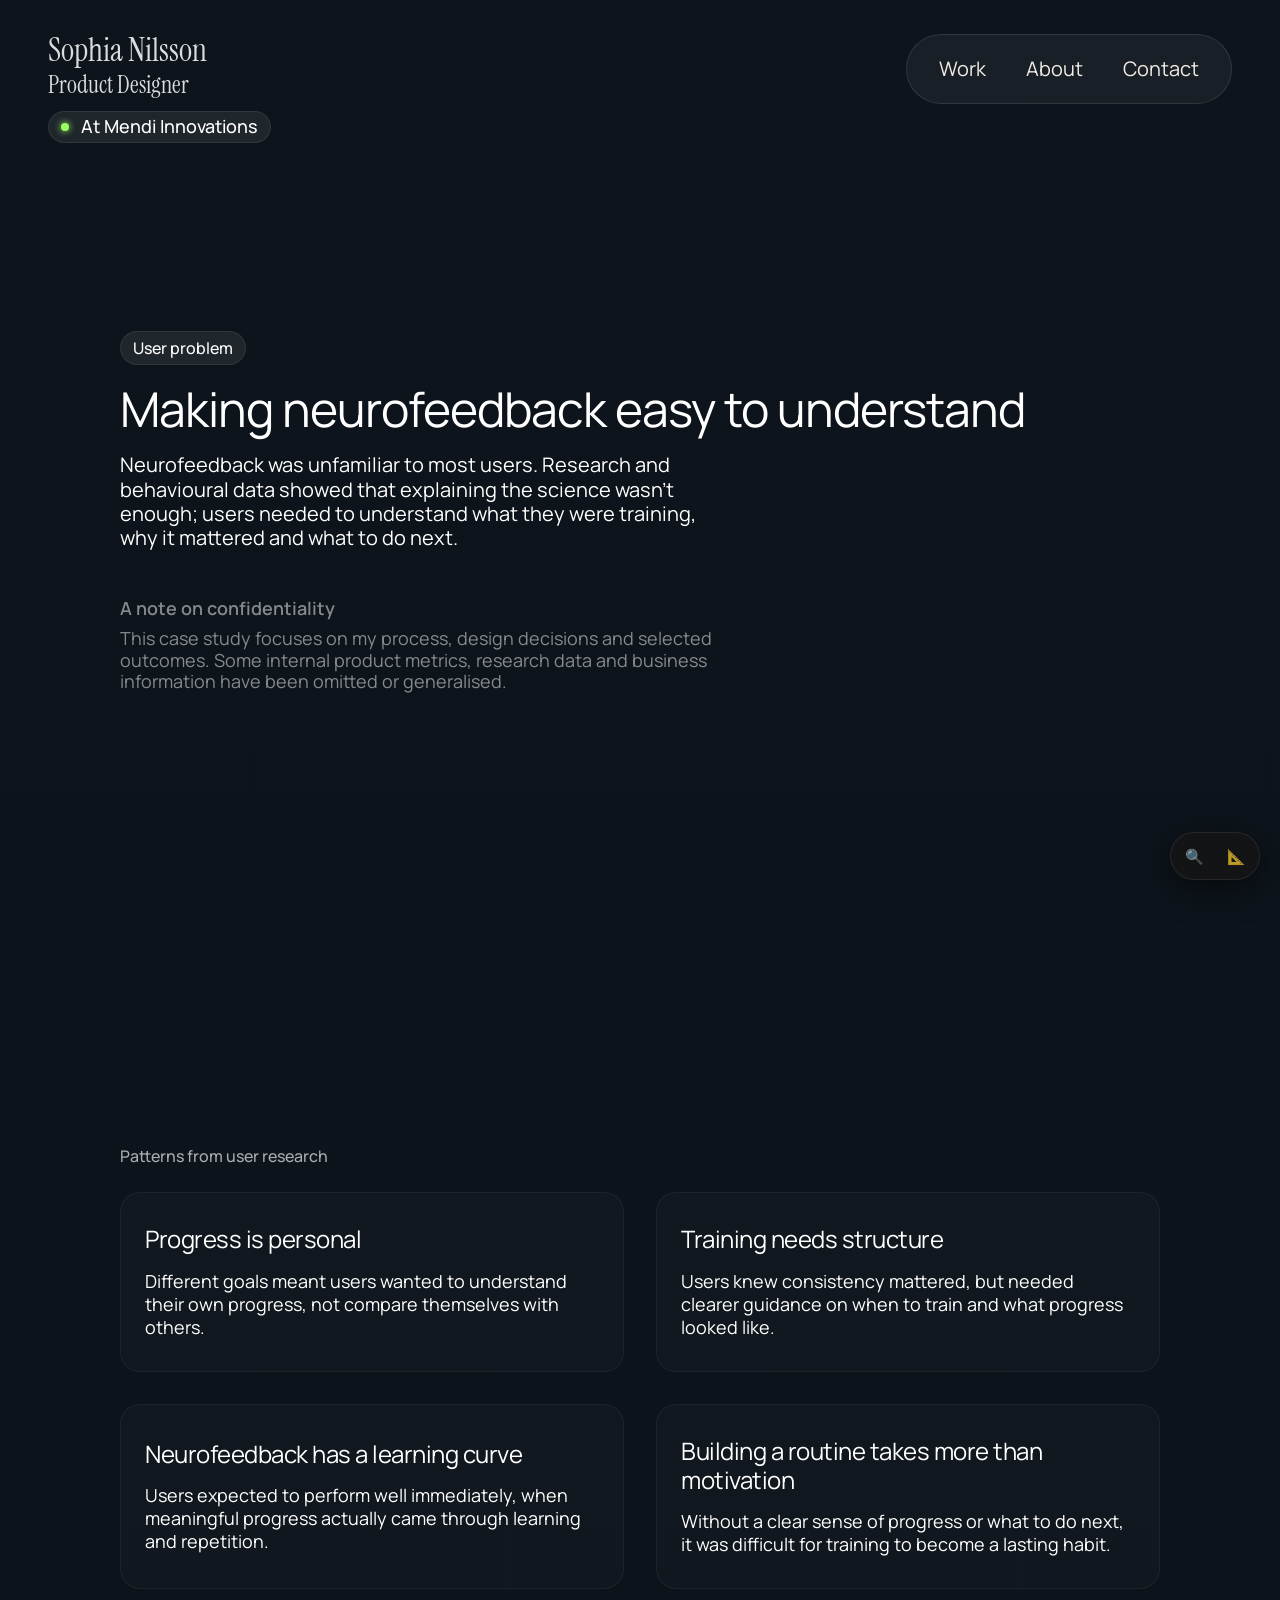
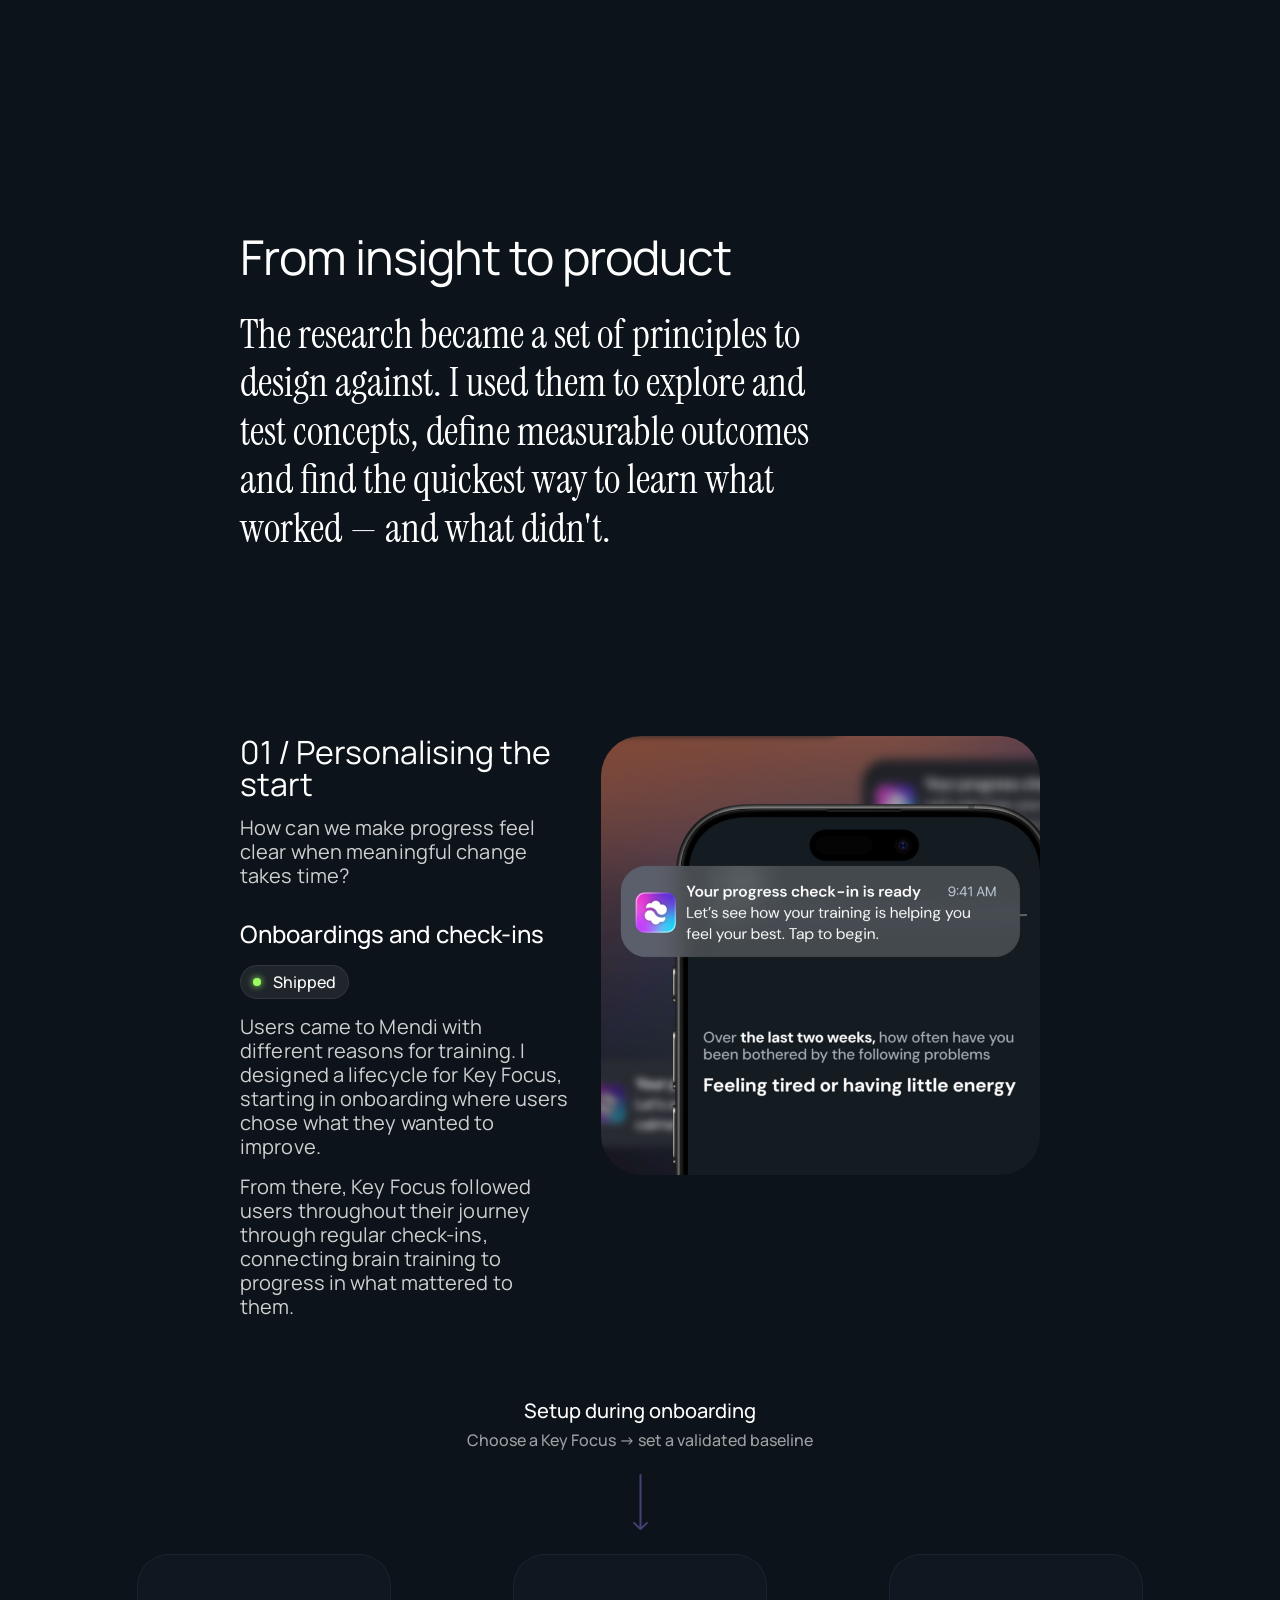
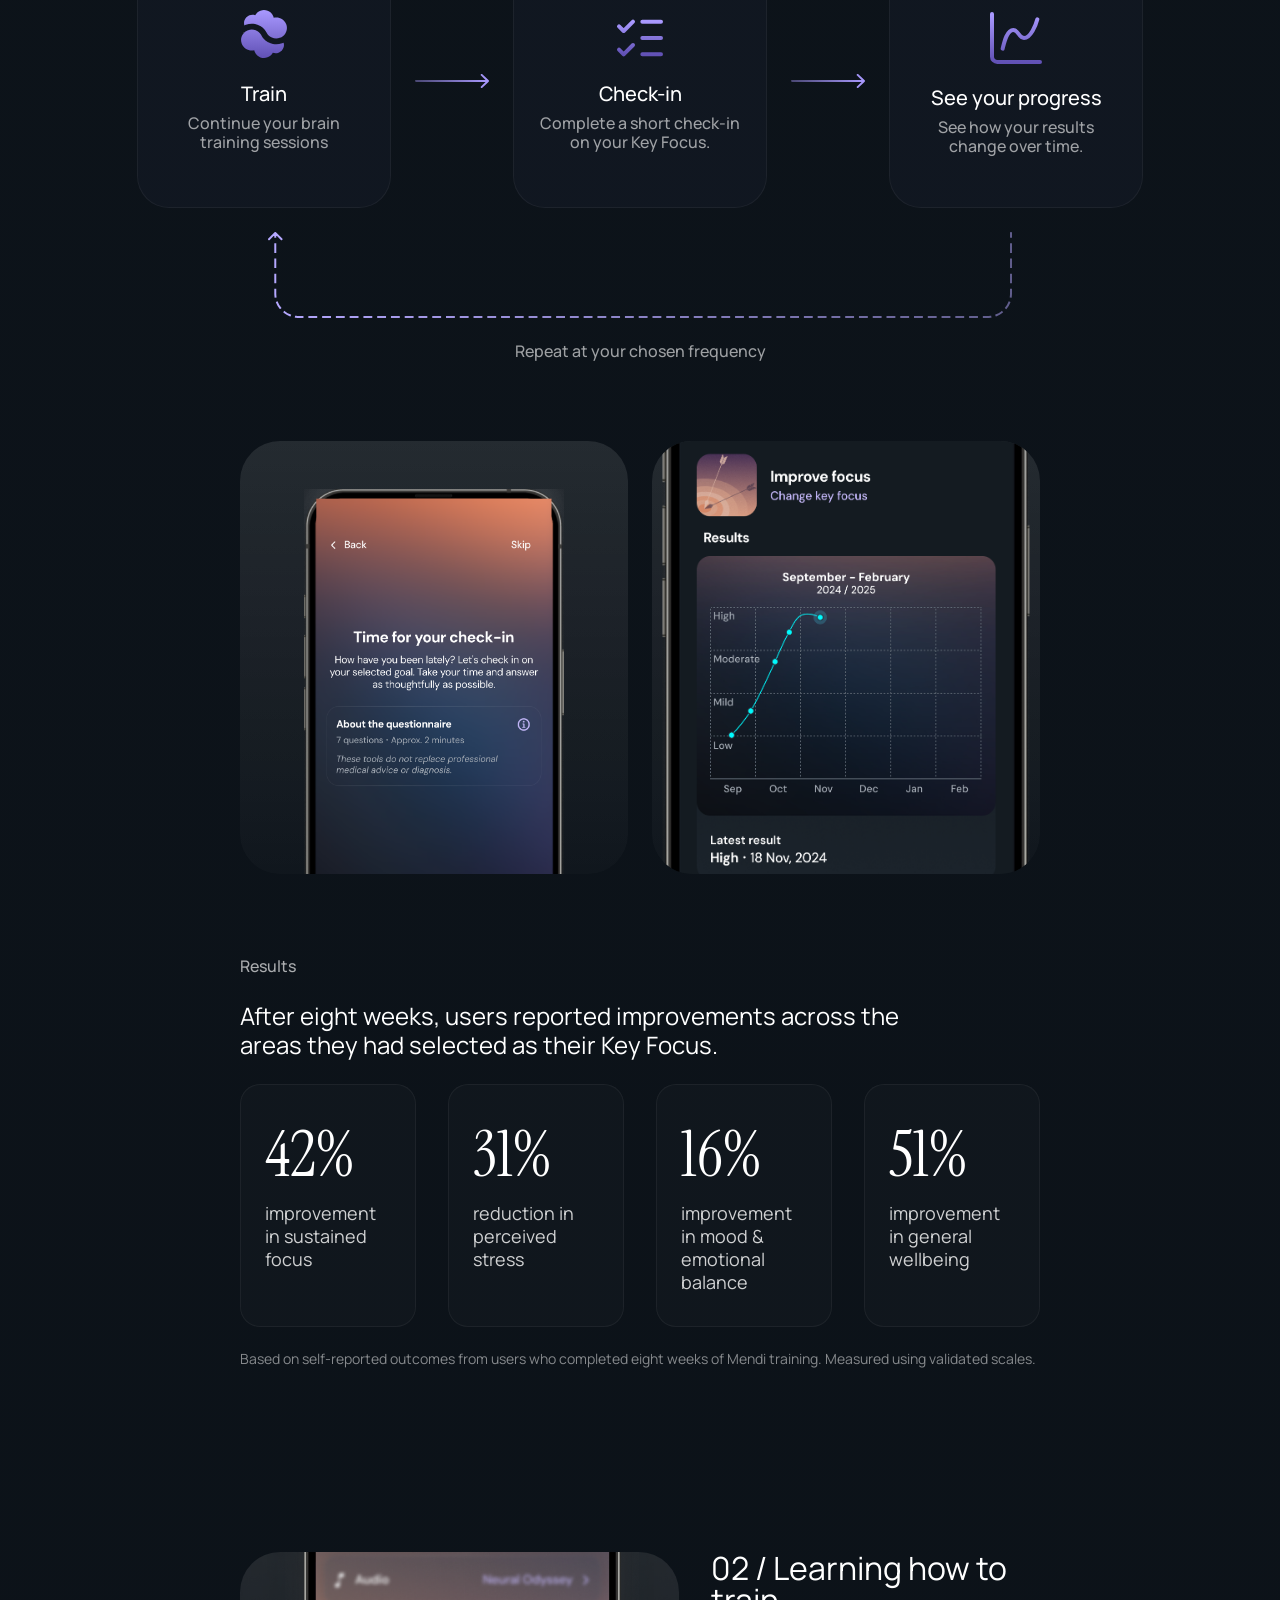
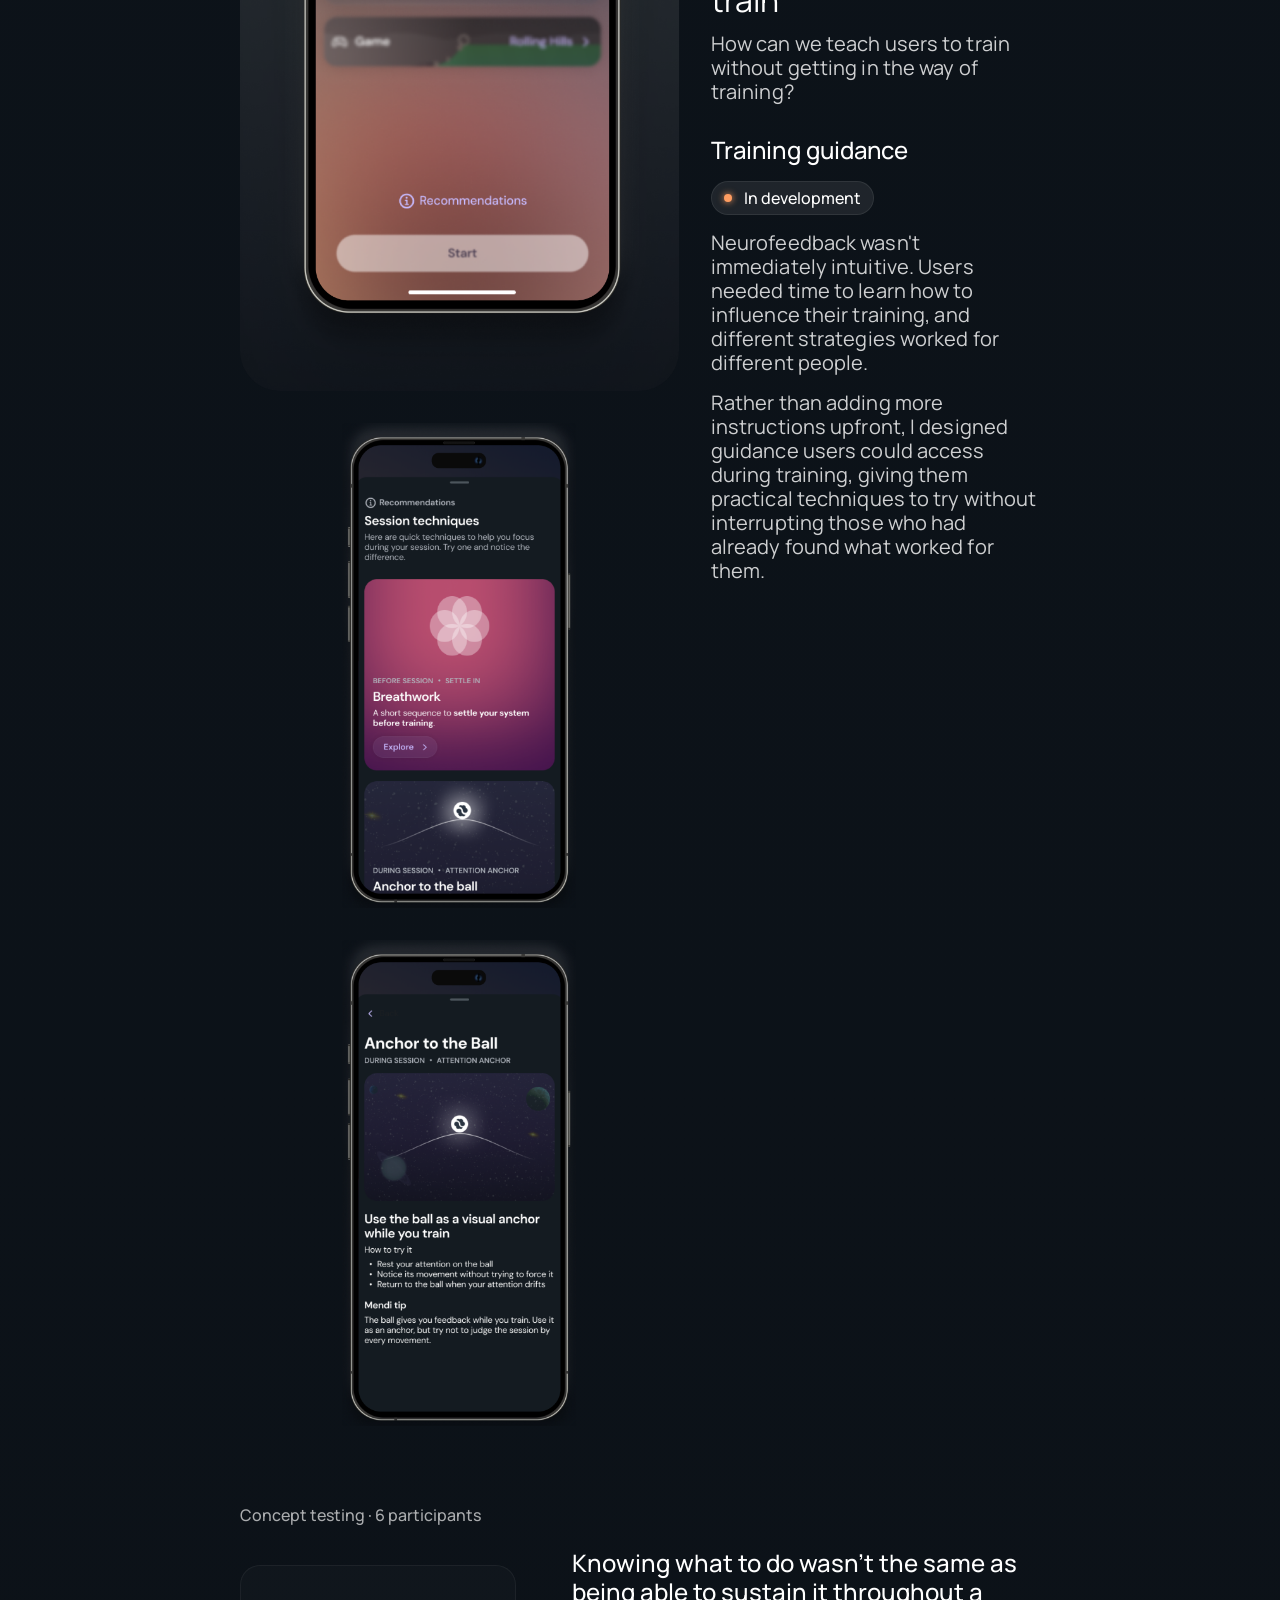
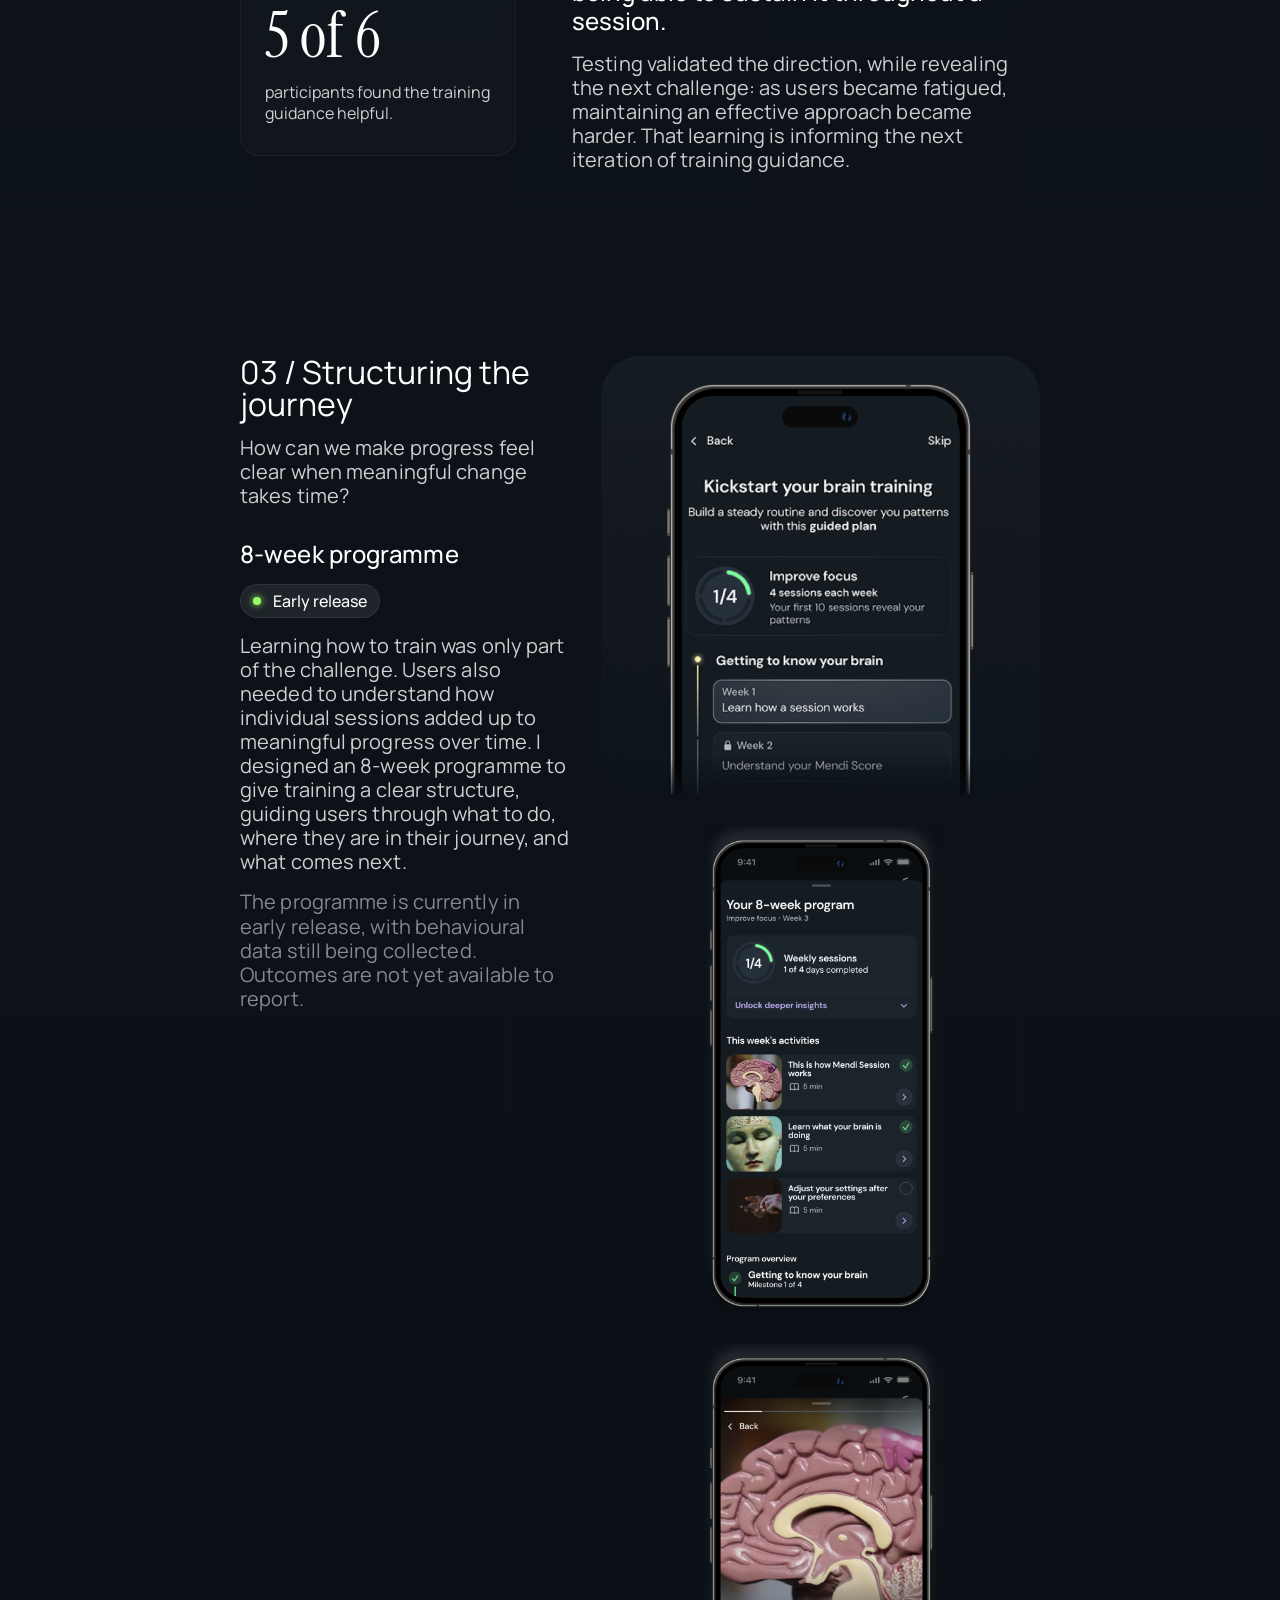
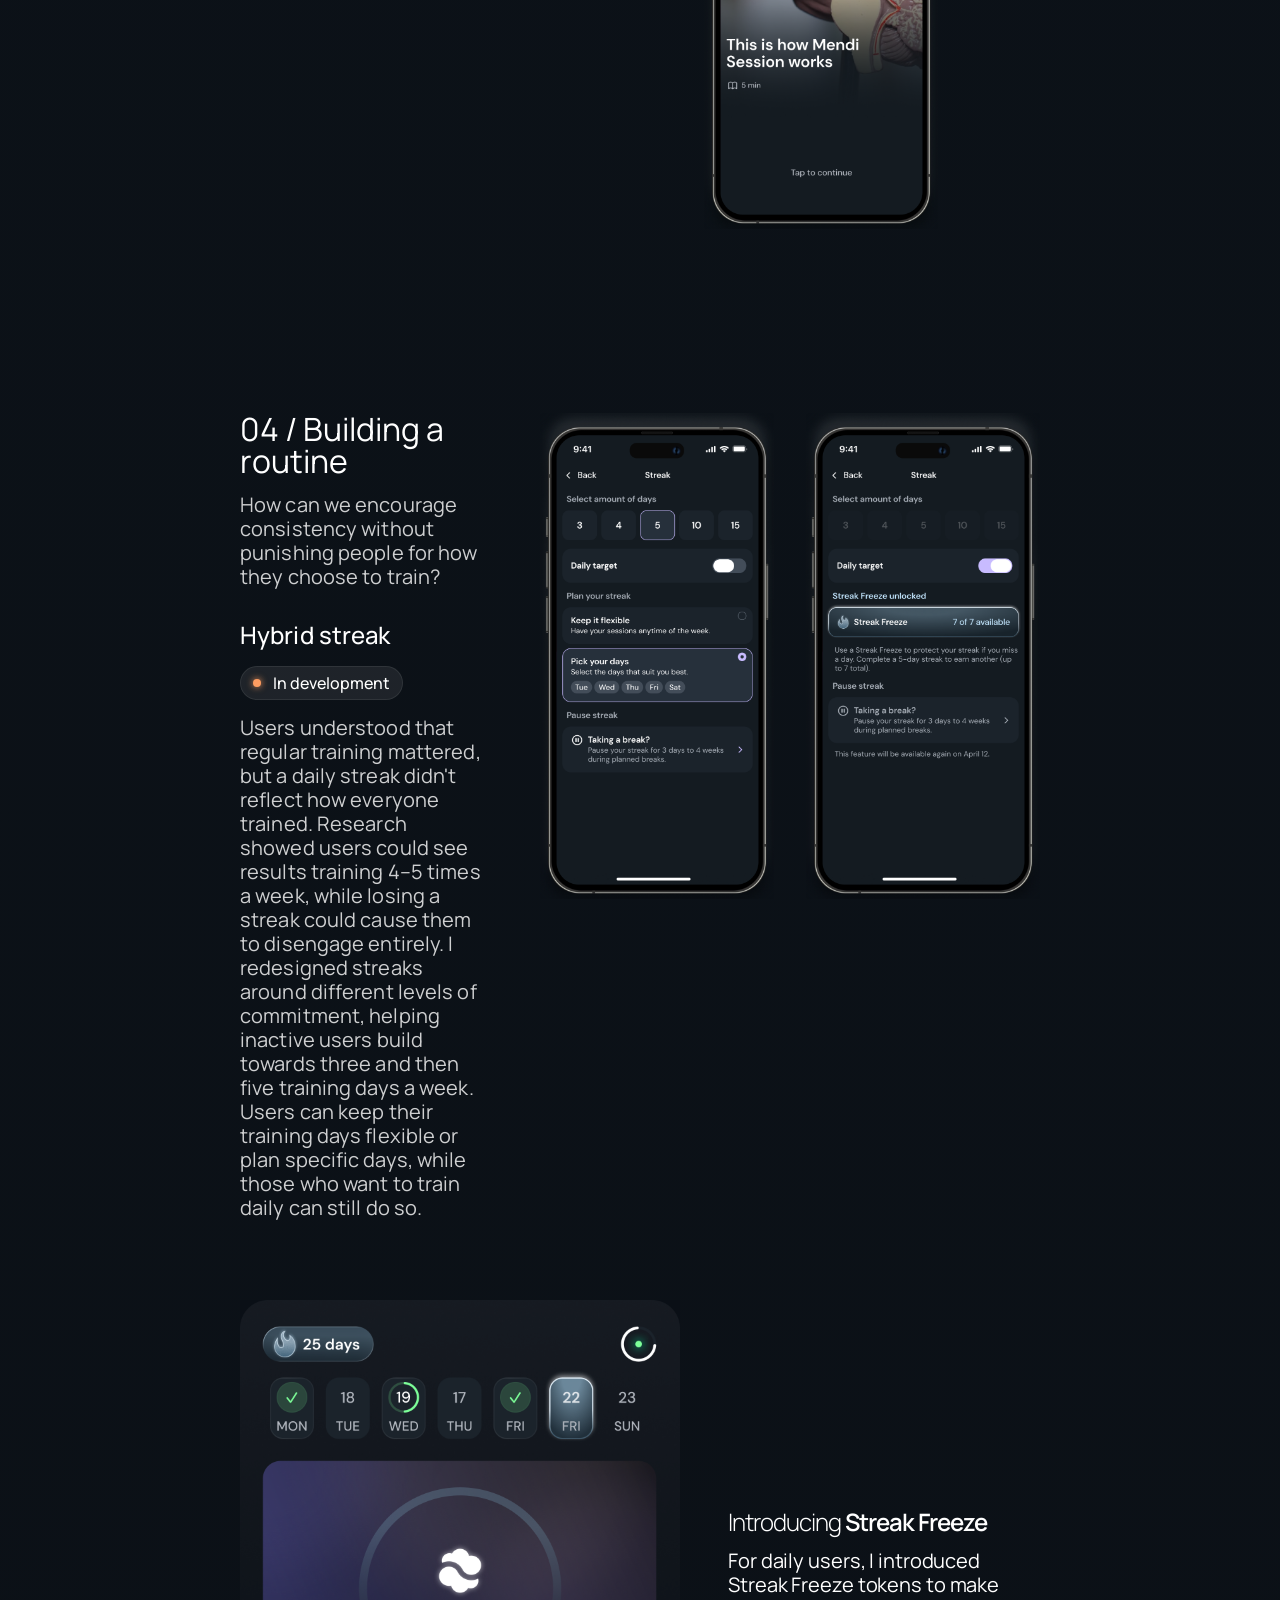
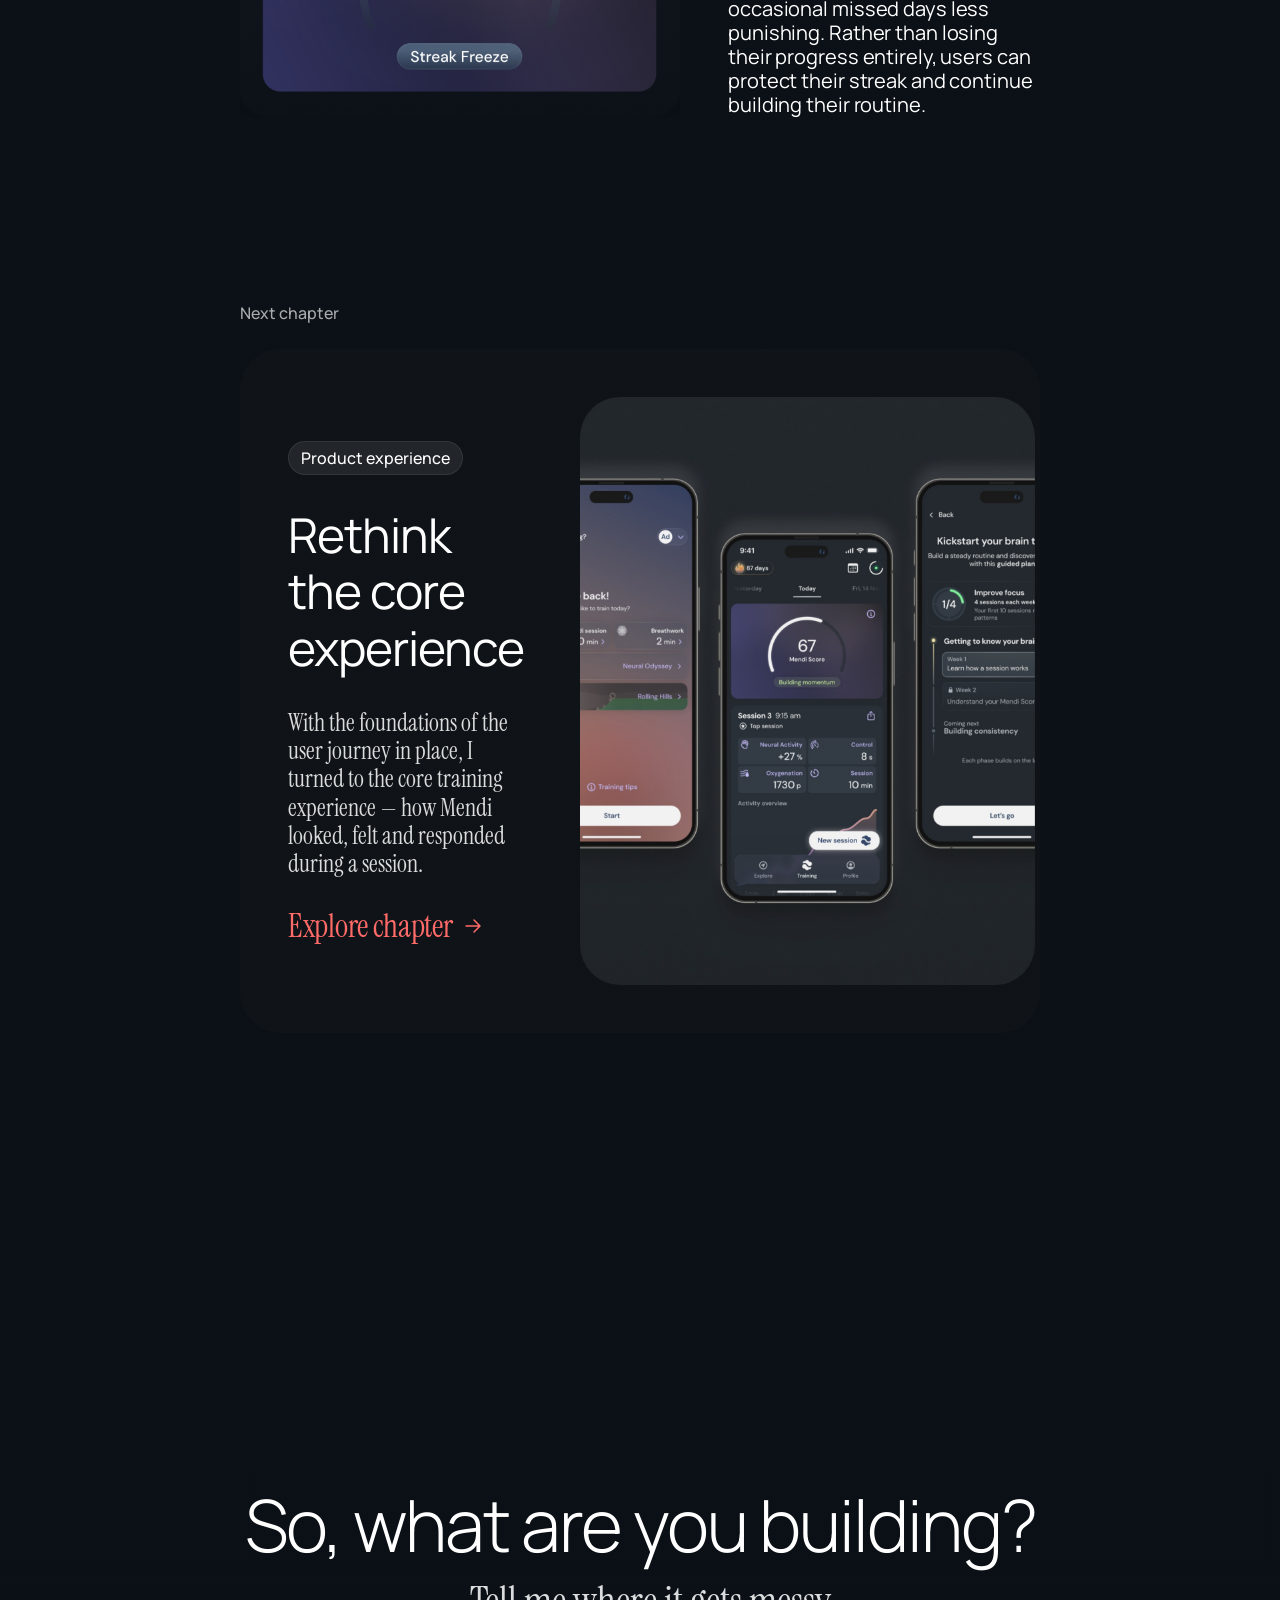
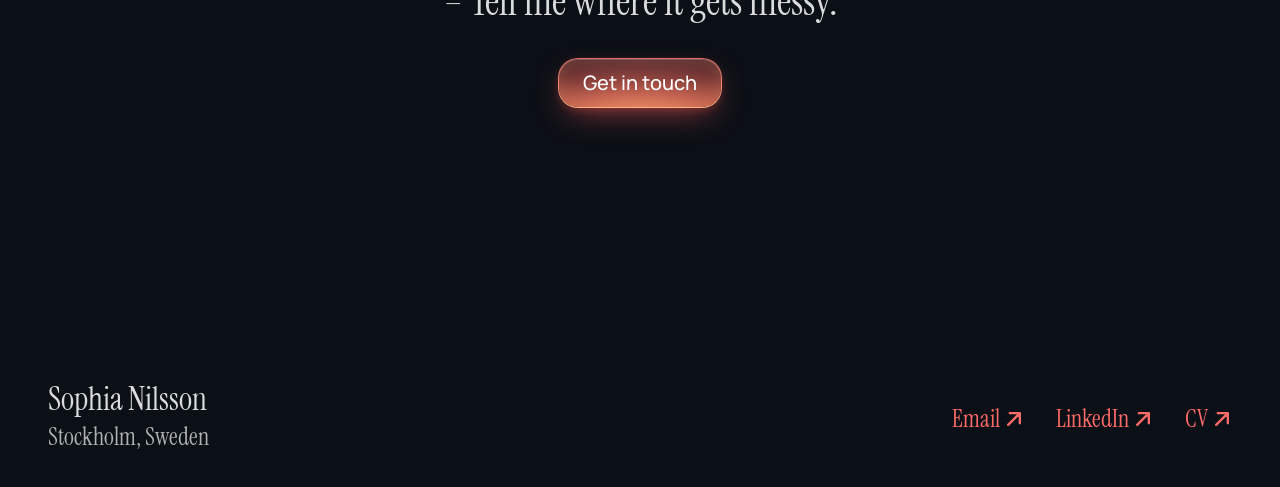
<file: mendi-user-problems.html>
<!DOCTYPE html>
<html lang="en" data-theme="dark">
<head>
  <meta charset="UTF-8" />
  <meta name="viewport" content="width=device-width, initial-scale=1.0" />
  <title>User Problems — Mendi — Sophia Nilsson</title>

  <!-- Fonts -->
  <link rel="preconnect" href="https://fonts.googleapis.com" />
  <link rel="preconnect" href="https://fonts.gstatic.com" crossorigin />
  <link href="https://fonts.googleapis.com/css2?family=Manrope:wght@300;400;500;600&family=Instrument+Serif:ital@0;1&display=swap" rel="stylesheet" />

  <!-- Styles -->
  <link rel="stylesheet" href="css/variables.css" />
  <link rel="stylesheet" href="css/typography.css" />
  <link rel="stylesheet" href="css/base.css" />
  <link rel="stylesheet" href="css/animations.css" />
  <link rel="stylesheet" href="css/nav.css" />
  <link rel="stylesheet" href="css/footer.css" />
  <link rel="stylesheet" href="css/mendi-user-problems.css" />
</head>
<body class="mch1">

  <!-- ============ NAV ============ -->
  <nav id="nav">
    <div class="nav-identity" id="nav-logo">
      <div class="nav-identity-text">
        <a href="index.html" class="nav-identity-name">Sophia Nilsson</a>
        <span class="nav-identity-role">Product Designer</span>
      </div>
      <span class="eyebrow"><span class="eyebrow-dot"></span>At Mendi Innovations</span>
    </div>
    <ul class="nav-right home-pill" id="nav-buttons">
      <li><a href="index.html#work">Work</a></li>
      <li><a href="about.html">About</a></li>
      <li><a href="#contact">Contact</a></li>
    </ul>
  </nav>

  <!-- ============ HERO ============ -->
  <section class="mch1-hero">
    <div class="mch1-hero-inner">
      <div class="mch1-hero-top">
        <span class="mch1-chip">User problem</span>
        <h1 class="mch1-title">Making neurofeedback easy to understand</h1>
        <p class="mch1-intro">Neurofeedback was unfamiliar to most users. Research and behavioural data showed that explaining the science wasn't enough; users needed to understand what they were training, why it mattered and what to do next.</p>
      </div>
      <div class="mch1-confidentiality">
        <strong>A note on confidentiality</strong>
        <p>This case study focuses on my process, design decisions and selected outcomes. Some internal product metrics, research data and business information have been omitted or generalised.</p>
      </div>
    </div>
  </section>

  <!-- ============ PATTERNS FROM USER RESEARCH ============ -->
  <section class="mch1-patterns">
    <span class="mch1-patterns-kicker">Patterns from user research</span>
    <div class="mch1-patterns-grid">
      <div class="mch1-pattern-card reveal">
        <h3 class="mch1-pattern-title">Progress is personal</h3>
        <p class="mch1-pattern-body">Different goals meant users wanted to understand their own progress, not compare themselves with others.</p>
      </div>
      <div class="mch1-pattern-card reveal">
        <h3 class="mch1-pattern-title">Training needs structure</h3>
        <p class="mch1-pattern-body">Users knew consistency mattered, but needed clearer guidance on when to train and what progress looked like.</p>
      </div>
      <div class="mch1-pattern-card reveal">
        <h3 class="mch1-pattern-title">Neurofeedback has a learning curve</h3>
        <p class="mch1-pattern-body">Users expected to perform well immediately, when meaningful progress actually came through learning and repetition.</p>
      </div>
      <div class="mch1-pattern-card reveal">
        <h3 class="mch1-pattern-title">Building a routine takes more than motivation</h3>
        <p class="mch1-pattern-body">Without a clear sense of progress or what to do next, it was difficult for training to become a lasting habit.</p>
      </div>
    </div>
  </section>

  <!-- ============ FROM INSIGHT TO PRODUCT ============ -->
  <section class="mch1-insight">
    <h2 class="mch1-insight-title">From insight to product</h2>
    <p class="mch1-insight-body">The research became a set of principles to design against. I used them to explore and test concepts, define measurable outcomes and find the quickest way to learn what worked — and what didn't.</p>
  </section>

  <!-- ============ 01 / PERSONALISING THE START ============ -->
  <section class="mch1-section">
    <div class="mch1-media-row">
      <div class="mch1-media-text">
        <div class="mch1-section-head">
          <h2 class="mch1-section-number">01 / Personalising the start</h2>
          <p class="mch1-section-question">How can we make progress feel clear when meaningful change takes time?</p>
        </div>
        <div class="mch1-subblock">
          <div class="mch1-subhead-row">
            <h3 class="mch1-subhead">Onboardings and check-ins</h3>
            <span class="mch1-status-chip"><span class="mch1-status-dot"></span>Shipped</span>
          </div>
          <div class="mch1-subblock-body">
            <p>Users came to Mendi with different reasons for training. I designed a lifecycle for Key Focus, starting in onboarding where users chose what they wanted to improve.</p>
            <p>From there, Key Focus followed users throughout their journey through regular check-ins, connecting brain training to progress in what mattered to them.</p>
          </div>
        </div>
      </div>
      <div class="mch1-media-col">
        <div class="mch1-media-portrait reveal">
          <img src="assets/mendi-ch1-s1-hero.jpg" alt="Key Focus onboarding screen" loading="lazy" />
        </div>
      </div>
    </div>

    <div class="mch1-flow">
      <div class="mch1-flow-header">
        <p class="mch1-flow-title">Setup during onboarding</p>
        <p class="mch1-flow-caption">Choose a Key Focus &rarr; set a validated baseline</p>
      </div>
      <img class="mch1-flow-arrow-down" src="assets/mendi-ch1-s1-flow-arrow-down.svg" alt="" />
      <div class="mch1-flow-row">
        <div class="mch1-flow-card mch1-flow-card--train">
          <img class="mch1-flow-card-icon" src="assets/mendi-ch1-s1-flow-icon-train.svg" alt="" />
          <div class="mch1-flow-card-text">
            <p class="mch1-flow-card-title">Train</p>
            <p class="mch1-flow-caption">Continue your brain training sessions</p>
          </div>
        </div>
        <img class="mch1-flow-arrow-right" src="assets/mendi-ch1-s1-flow-arrow-right.svg" alt="" />
        <div class="mch1-flow-card mch1-flow-card--checkin">
          <img class="mch1-flow-card-icon" src="assets/mendi-ch1-s1-flow-icon-checkin.svg" alt="" />
          <div class="mch1-flow-card-text">
            <p class="mch1-flow-card-title">Check-in</p>
            <p class="mch1-flow-caption">Complete a short check-in on your Key Focus.</p>
          </div>
        </div>
        <img class="mch1-flow-arrow-right" src="assets/mendi-ch1-s1-flow-arrow-right.svg" alt="" />
        <div class="mch1-flow-card mch1-flow-card--progress">
          <img class="mch1-flow-card-icon" src="assets/mendi-ch1-s1-flow-icon-progress.svg" alt="" />
          <div class="mch1-flow-card-text">
            <p class="mch1-flow-card-title">See your progress</p>
            <p class="mch1-flow-caption">See how your results change over time.</p>
          </div>
        </div>
      </div>
      <img class="mch1-flow-loop-arrow" src="assets/mendi-ch1-s1-flow-loop-arrow.svg" alt="" />
      <p class="mch1-flow-caption">Repeat at your chosen frequency</p>
    </div>

    <div class="mch1-hero-row">
      <div class="mch1-hero-card reveal">
        <img class="mch1-hero-phone mch1-hero-phone--checkin" src="assets/mendi-ch1-s1-hero-checkin-mockup.png" alt="Time for your check-in screen" loading="lazy" />
      </div>
      <div class="mch1-hero-card reveal">
        <img class="mch1-hero-phone mch1-hero-phone--progress" src="assets/mendi-ch1-s1-hero-progress-mockup.png" alt="Improve focus results screen" loading="lazy" />
      </div>
    </div>

    <div class="mch1-results">
      <span class="mch1-results-kicker">Results</span>
      <p class="mch1-results-intro">After eight weeks, users reported improvements across the areas they had selected as their Key Focus.</p>
      <div class="mch1-stats">
        <div class="mch1-stat-card reveal">
          <span class="mch1-stat-number">42%</span>
          <span class="mch1-stat-label">improvement in sustained focus</span>
        </div>
        <div class="mch1-stat-card reveal">
          <span class="mch1-stat-number">31%</span>
          <span class="mch1-stat-label">reduction in perceived stress</span>
        </div>
        <div class="mch1-stat-card reveal">
          <span class="mch1-stat-number">16%</span>
          <span class="mch1-stat-label">improvement in mood &amp; emotional balance</span>
        </div>
        <div class="mch1-stat-card reveal">
          <span class="mch1-stat-number">51%</span>
          <span class="mch1-stat-label">improvement in general wellbeing</span>
        </div>
      </div>
      <p class="mch1-results-disclaimer">Based on self-reported outcomes from users who completed eight weeks of Mendi training. Measured using validated scales.</p>
    </div>
  </section>

  <!-- ============ 02 / LEARNING HOW TO TRAIN ============ -->
  <section class="mch1-section">
    <div class="mch1-media-row">
      <div class="mch1-media-col">
        <div class="mch1-media-square reveal">
          <img src="assets/mendi-ch1-s2-phone-big.png" alt="In-training guidance screen" loading="lazy" />
        </div>
        <div class="mch1-phones-row">
          <img class="mch1-phone reveal" src="assets/mendi-ch1-s2-phone-a.png" alt="Session techniques screen" loading="lazy" />
          <img class="mch1-phone reveal" src="assets/mendi-ch1-s2-phone-b.png" alt="Anchor to the ball screen" loading="lazy" />
        </div>
      </div>
      <div class="mch1-media-text">
        <div class="mch1-section-head">
          <h2 class="mch1-section-number">02 / Learning how to train</h2>
          <p class="mch1-section-question">How can we teach users to train without getting in the way of training?</p>
        </div>
        <div class="mch1-subblock">
          <div class="mch1-subhead-row">
            <h3 class="mch1-subhead">Training guidance</h3>
            <span class="mch1-status-chip"><span class="mch1-status-dot mch1-status-dot--dev"></span>In development</span>
          </div>
          <div class="mch1-subblock-body">
            <p>Neurofeedback wasn't immediately intuitive. Users needed time to learn how to influence their training, and different strategies worked for different people.</p>
            <p>Rather than adding more instructions upfront, I designed guidance users could access during training, giving them practical techniques to try without interrupting those who had already found what worked for them.</p>
          </div>
        </div>
      </div>
    </div>

    <div class="mch1-testing-results">
      <p class="mch1-testing-eyebrow">Concept testing &middot; 6 participants</p>
      <div class="mch1-testing-row">
        <div class="mch1-stat-card mch1-stat-card--fixed reveal">
          <span class="mch1-stat-number">5 of 6</span>
          <span class="mch1-stat-label">participants found the training guidance helpful.</span>
        </div>
        <div class="mch1-testing-insight reveal">
          <p class="mch1-testing-headline">Knowing what to do wasn't the same as being able to sustain it throughout a session.</p>
          <p class="mch1-testing-body">Testing validated the direction, while revealing the next challenge: as users became fatigued, maintaining an effective approach became harder. That learning is informing the next iteration of training guidance.</p>
        </div>
      </div>
    </div>
  </section>

  <!-- ============ 03 / STRUCTURING THE JOURNEY ============ -->
  <section class="mch1-section">
    <div class="mch1-media-row">
      <div class="mch1-media-text">
        <div class="mch1-section-head">
          <h2 class="mch1-section-number">03 / Structuring the journey</h2>
          <p class="mch1-section-question">How can we make progress feel clear when meaningful change takes time?</p>
        </div>
        <div class="mch1-subblock">
          <div class="mch1-subhead-row">
            <h3 class="mch1-subhead">8-week programme</h3>
            <span class="mch1-status-chip"><span class="mch1-status-dot"></span>Early release</span>
          </div>
          <div class="mch1-subblock-body">
            <p>Learning how to train was only part of the challenge. Users also needed to understand how individual sessions added up to meaningful progress over time. I designed an 8-week programme to give training a clear structure, guiding users through what to do, where they are in their journey, and what comes next.</p>
          </div>
          <p class="mch1-subblock-note">The programme is currently in early release, with behavioural data still being collected. Outcomes are not yet available to report.</p>
        </div>
      </div>
      <div class="mch1-media-col">
        <div class="mch1-media-square reveal">
          <img src="assets/mendi-ch1-s3-phone-big.png" alt="8-week programme overview" loading="lazy" />
        </div>
        <div class="mch1-phones-row">
          <img class="mch1-phone reveal" src="assets/mendi-ch1-s3-phone-a.png" alt="8-week programme weekly overview" loading="lazy" />
          <img class="mch1-phone reveal" src="assets/mendi-ch1-s3-phone-b.png" alt="Mendi Session explainer screen" loading="lazy" />
        </div>
      </div>
    </div>
  </section>

  <!-- ============ 04 / BUILDING A ROUTINE ============ -->
  <section class="mch1-section">
    <div class="mch1-media-row mch1-media-row--tight">
      <div class="mch1-media-text">
        <div class="mch1-section-head">
          <h2 class="mch1-section-number">04 / Building a routine</h2>
          <p class="mch1-section-question">How can we encourage consistency without punishing people for how they choose to train?</p>
        </div>
        <div class="mch1-subblock">
          <div class="mch1-subhead-row">
            <h3 class="mch1-subhead">Hybrid streak</h3>
            <span class="mch1-status-chip"><span class="mch1-status-dot mch1-status-dot--dev"></span>In development</span>
          </div>
          <div class="mch1-subblock-body">
            <p>Users understood that regular training mattered, but a daily streak didn't reflect how everyone trained. Research showed users could see results training 4–5 times a week, while losing a streak could cause them to disengage entirely. I redesigned streaks around different levels of commitment, helping inactive users build towards three and then five training days a week. Users can keep their training days flexible or plan specific days, while those who want to train daily can still do so.</p>
          </div>
        </div>
      </div>
      <div class="mch1-phones-row">
        <img class="mch1-phone reveal" src="assets/mendi-ch1-s4-phone-a.png" alt="Streak settings screen" loading="lazy" />
        <img class="mch1-phone reveal" src="assets/mendi-ch1-s4-phone-b.png" alt="Streak Freeze unlocked screen" loading="lazy" />
      </div>
    </div>

    <div class="mch1-media-row mch1-media-row--bottom">
      <img class="mch1-app-shot reveal" src="assets/mendi-ch1-s4-app-screenshot.png" alt="Streak calendar and score card" loading="lazy" />
      <div class="mch1-aside">
        <h3 class="mch1-aside-title"><span class="mch1-aside-title-light">Introducing</span> <span class="mch1-aside-title-strong">Streak Freeze</span></h3>
        <p class="mch1-aside-body">For daily users, I introduced Streak Freeze tokens to make occasional missed days less punishing. Rather than losing their progress entirely, users can protect their streak and continue building their routine.</p>
      </div>
    </div>
  </section>

  <!-- ============ NEXT CHAPTER ============ -->
  <section class="mch1-cta-section">
    <span class="mch1-cta-kicker">Next chapter</span>
    <div class="mch1-cta-panel">
      <div class="mch1-cta-text">
        <span class="mch1-chip">Product experience</span>
        <h2 class="mch1-cta-title">Rethink the core experience</h2>
        <p class="mch1-cta-intro">With the foundations of the user journey in place, I turned to the core training experience — how Mendi looked, felt and responded during a session.</p>
        <a href="mendi-product-experience.html" class="mch1-cta-link">
          Explore chapter
          <svg width="24" height="24" viewBox="0 0 24 24" fill="none" xmlns="http://www.w3.org/2000/svg"><path d="M5 12H19M19 12L13 6M19 12L13 18" stroke="currentColor" stroke-width="1.5" stroke-linecap="round" stroke-linejoin="round"/></svg>
        </a>
      </div>
      <div class="mch1-cta-image reveal">
        <div class="mch1-cta-glow" aria-hidden="true"></div>
        <img src="assets/mendi-ch1-cta-image.jpg" alt="Mendi training session preview" loading="lazy" />
      </div>
    </div>
  </section>

  <!-- ============ FOOTER ============ -->
  <footer class="site-footer home-footer" id="contact">
    <div class="footer-inner">
      <div class="footer-cta-block reveal">
        <div class="footer-cta-text">
          <h2 class="footer-cta-headline">So, what are you building?</h2>
          <p class="footer-cta-subline">– Tell me where it gets messy.</p>
        </div>
        <a href="mailto:sophianilsson@live.com" class="btn-coral">Get in touch</a>
      </div>
      <div class="footer-contact-row">
        <div class="footer-contact-name-block">
          <a href="index.html" class="footer-contact-name">Sophia Nilsson</a>
          <span class="footer-contact-location">Stockholm, Sweden</span>
        </div>
        <div class="footer-contact-methods">
          <a href="mailto:sophianilsson@live.com" class="footer-contact-link">
            Email
            <svg width="20" height="20" viewBox="0 0 12 12" fill="none" xmlns="http://www.w3.org/2000/svg"><path d="M2.5 9.5L9.5 2.5M9.5 2.5H3.5M9.5 2.5V8.5" stroke="currentColor" stroke-width="1.4" stroke-linecap="round" stroke-linejoin="round"/></svg>
          </a>
          <a href="https://www.linkedin.com/in/sophia-nilsson-a5b174138/" target="_blank" class="footer-contact-link">
            LinkedIn
            <svg width="20" height="20" viewBox="0 0 12 12" fill="none" xmlns="http://www.w3.org/2000/svg"><path d="M2.5 9.5L9.5 2.5M9.5 2.5H3.5M9.5 2.5V8.5" stroke="currentColor" stroke-width="1.4" stroke-linecap="round" stroke-linejoin="round"/></svg>
          </a>
          <a href="#" class="footer-contact-link">
            CV
            <svg width="20" height="20" viewBox="0 0 12 12" fill="none" xmlns="http://www.w3.org/2000/svg"><path d="M2.5 9.5L9.5 2.5M9.5 2.5H3.5M9.5 2.5V8.5" stroke="currentColor" stroke-width="1.4" stroke-linecap="round" stroke-linejoin="round"/></svg>
          </a>
        </div>
      </div>
    </div>
  </footer>

  <!-- Scripts -->
  <script src="js/theme.js"></script>
  <script src="js/nav-scroll.js"></script>
  <script src="js/reveal.js"></script>
  <script src="js/debug.js"></script>
</body>
</html>
</file>
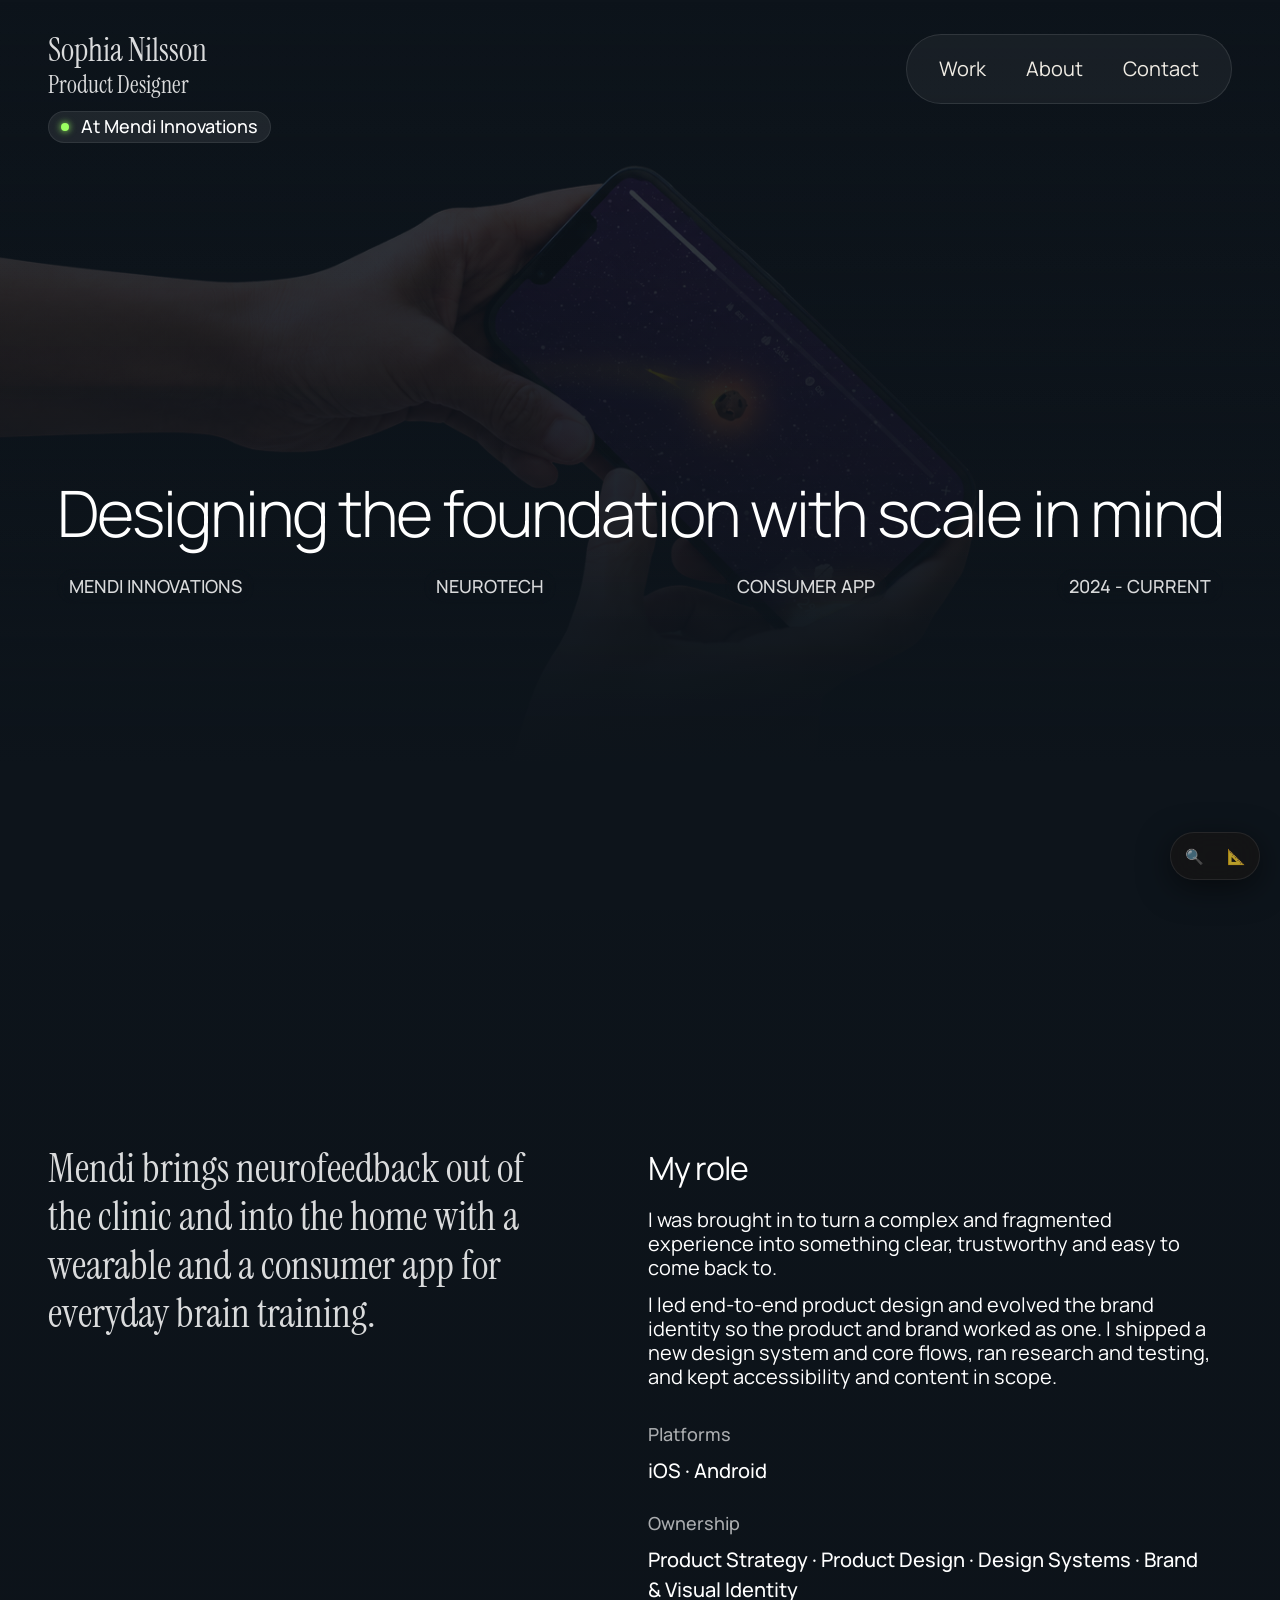
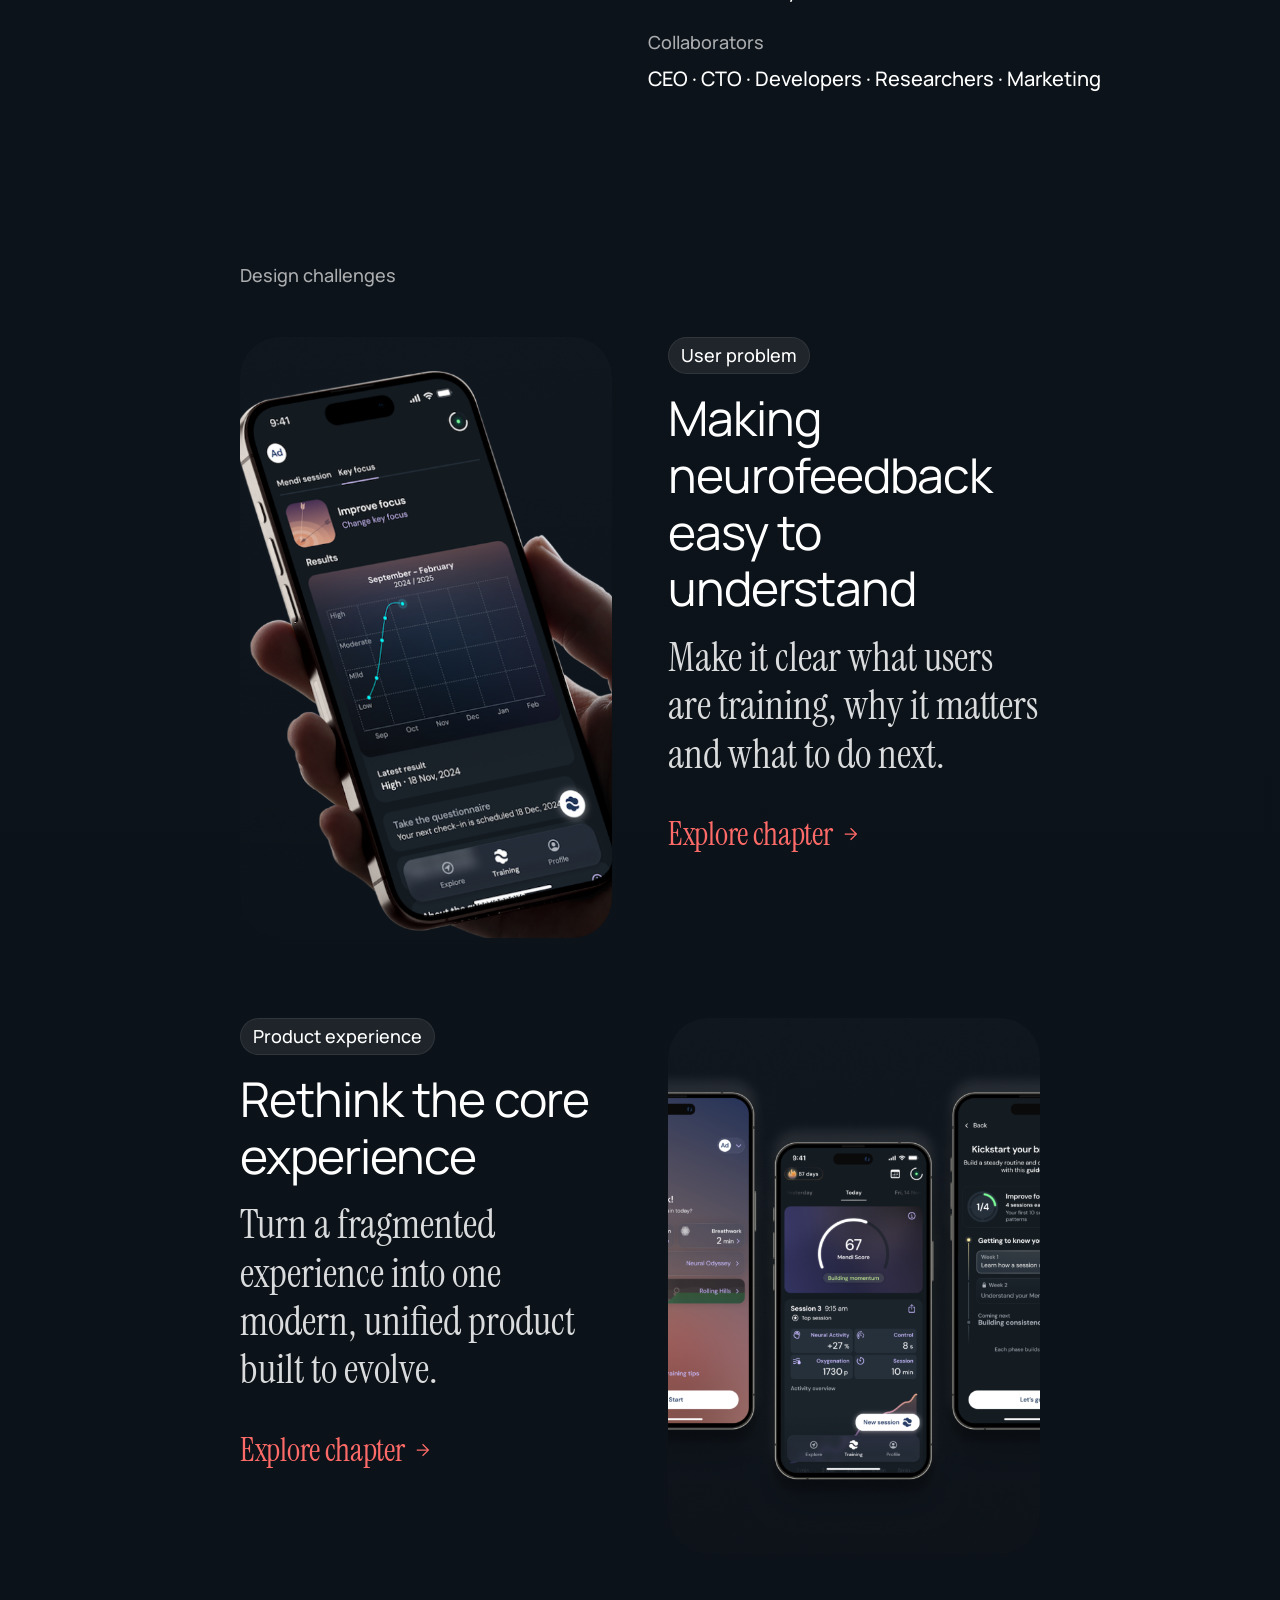
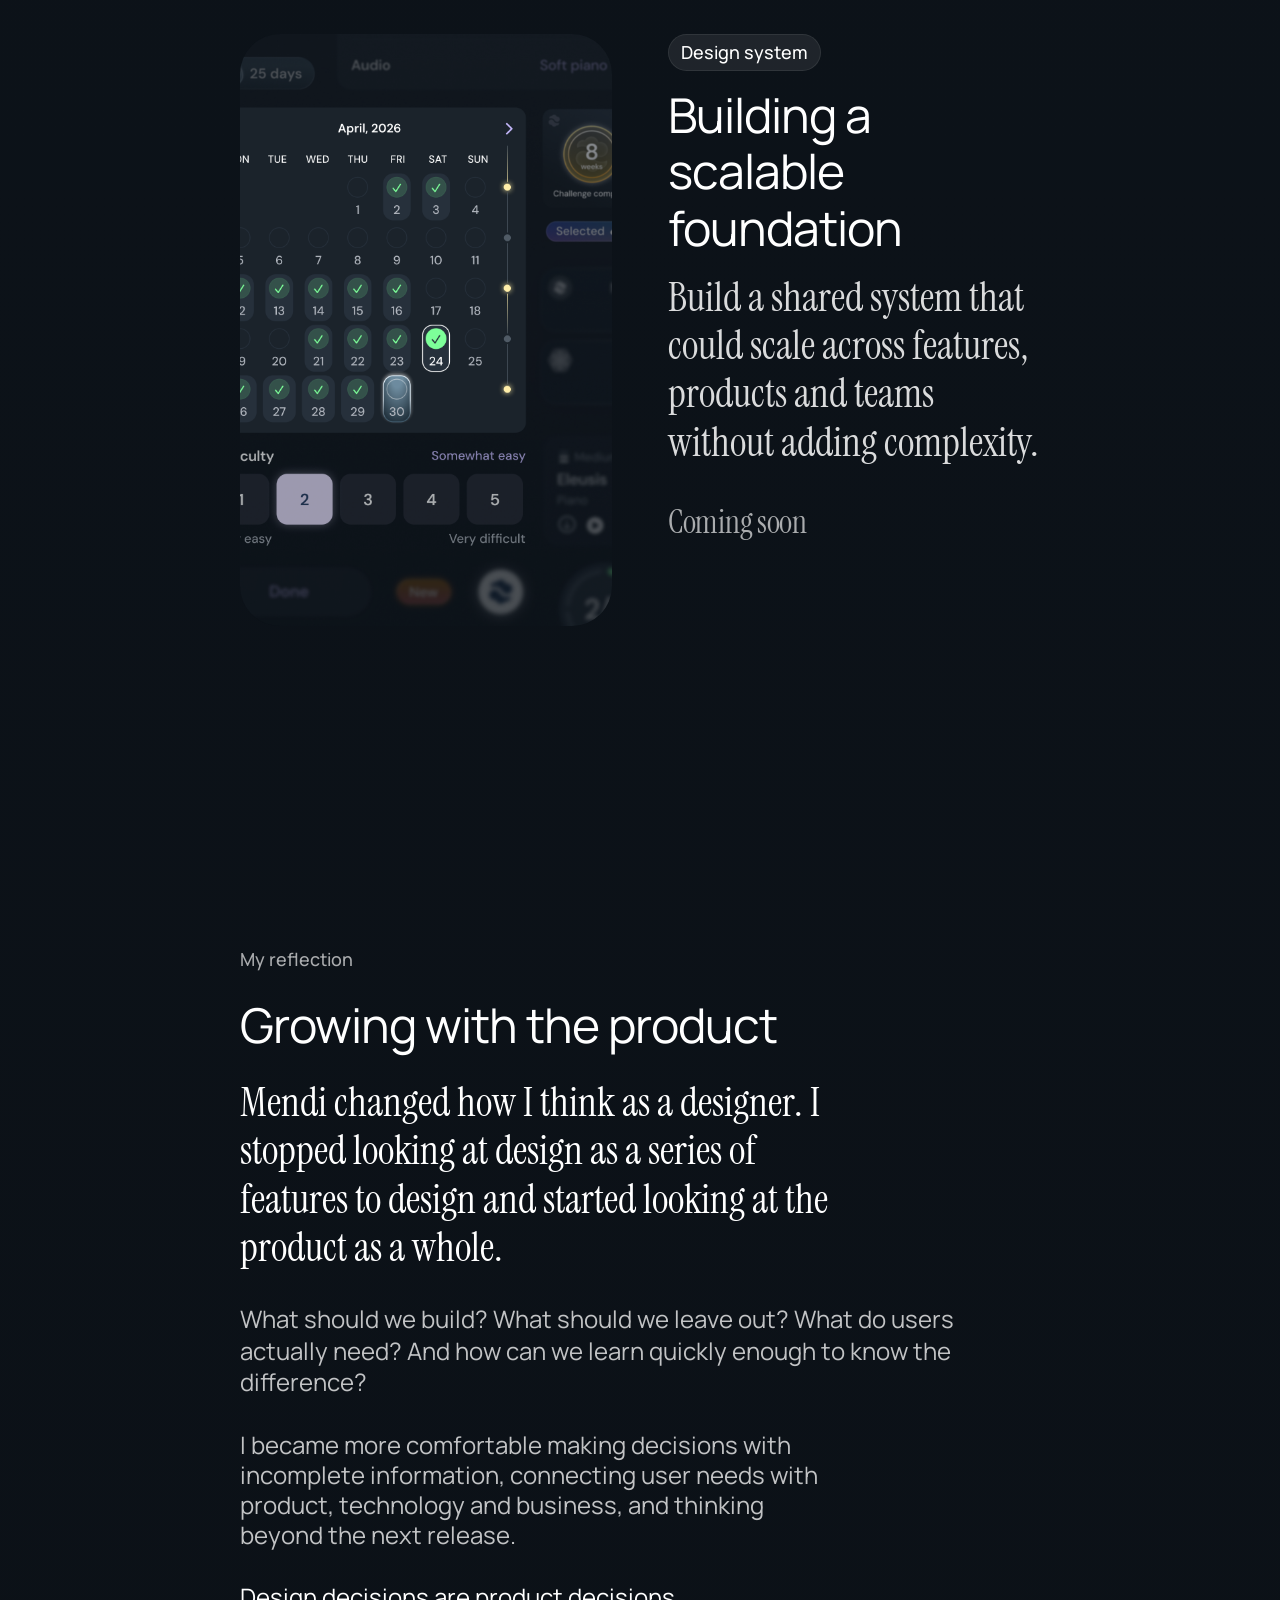
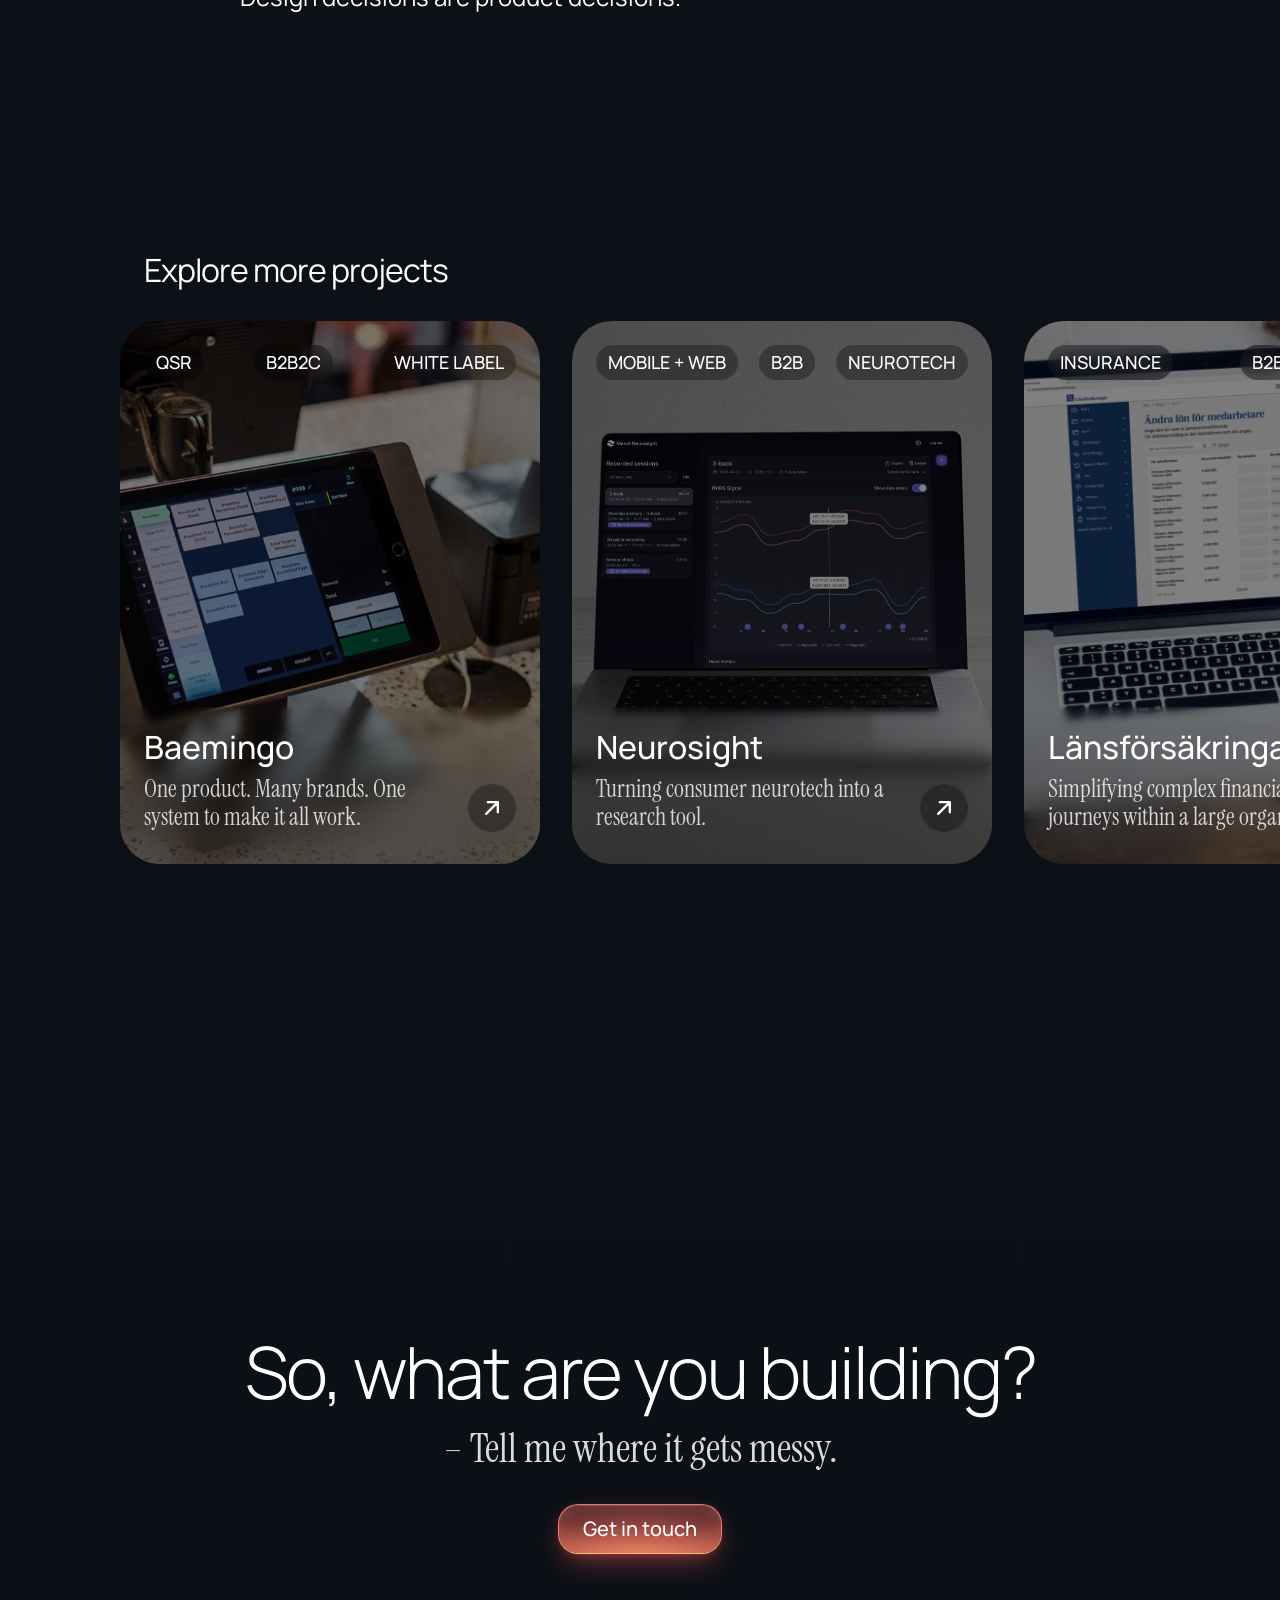
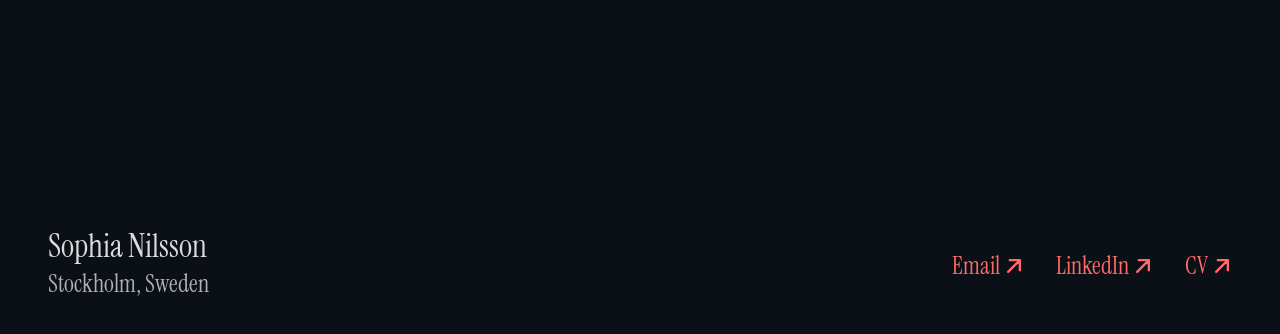
<file: mendi.html>
<!DOCTYPE html>
<html lang="en" data-theme="dark">
<head>
  <meta charset="UTF-8" />
  <meta name="viewport" content="width=device-width, initial-scale=1.0" />
  <title>Mendi — Sophia Nilsson</title>

  <!-- Fonts -->
  <link rel="preconnect" href="https://fonts.googleapis.com" />
  <link rel="preconnect" href="https://fonts.gstatic.com" crossorigin />
  <link href="https://fonts.googleapis.com/css2?family=Manrope:wght@300;400;500;600&family=Instrument+Serif:ital@0;1&display=swap" rel="stylesheet" />

  <!-- Styles -->
  <link rel="stylesheet" href="css/variables.css" />
  <link rel="stylesheet" href="css/typography.css" />
  <link rel="stylesheet" href="css/base.css" />
  <link rel="stylesheet" href="css/animations.css" />
  <link rel="stylesheet" href="css/nav.css" />
  <link rel="stylesheet" href="css/footer.css" />
  <link rel="stylesheet" href="css/projects-grid.css" />
  <link rel="stylesheet" href="css/mendi.css" />
</head>
<body class="mh">

  <!-- ============ NAV ============ -->
  <nav id="nav">
    <div class="nav-identity" id="nav-logo">
      <div class="nav-identity-text">
        <a href="index.html" class="nav-identity-name">Sophia Nilsson</a>
        <span class="nav-identity-role">Product Designer</span>
      </div>
      <span class="eyebrow"><span class="eyebrow-dot"></span>At Mendi Innovations</span>
    </div>
    <ul class="nav-right home-pill" id="nav-buttons">
      <li><a href="index.html#work">Work</a></li>
      <li><a href="about.html">About</a></li>
      <li><a href="#contact">Contact</a></li>
    </ul>
  </nav>

  <!-- ============ HERO ============ -->
  <section class="mh-hero">
    <div class="mh-hero-media" aria-hidden="true">
      <img src="assets/mendi-hub-hero.png" alt="" loading="eager" />
      <div class="mh-hero-scrim"></div>
    </div>
    <div class="mh-hero-content">
      <h1 class="mh-hero-title">Designing the foundation with scale in mind</h1>
      <div class="mh-hero-chips">
        <span class="mh-hero-chip">MENDI INNOVATIONS</span>
        <span class="mh-hero-chip">NEUROTECH</span>
        <span class="mh-hero-chip">CONSUMER APP</span>
        <span class="mh-hero-chip">2024 - CURRENT</span>
      </div>
    </div>
  </section>

  <!-- ============ ABOUT / MY ROLE ============ -->
  <section class="mh-about">
    <div class="mh-about-glow" aria-hidden="true"></div>
    <div class="mh-about-grid">
      <p class="mh-about-intro">Mendi brings neurofeedback out of the clinic and into the home with a wearable and a consumer app for everyday brain training.</p>
      <div class="mh-role">
        <div class="mh-role-main">
          <h2 class="mh-role-heading">My role</h2>
          <div class="mh-role-body">
            <p>I was brought in to turn a complex and fragmented experience into something clear, trustworthy and easy to come back to.</p>
            <p>I led end-to-end product design and evolved the brand identity so the product and brand worked as one. I shipped a new design system and core flows, ran research and testing, and kept accessibility and content in scope.</p>
          </div>
        </div>
        <div class="mh-role-meta">
          <div class="mh-role-meta-row">
            <span class="mh-role-meta-label">Platforms</span>
            <span class="mh-role-meta-value">iOS · Android</span>
          </div>
          <div class="mh-role-meta-row">
            <span class="mh-role-meta-label">Ownership</span>
            <span class="mh-role-meta-value">Product Strategy · Product Design · Design Systems · Brand &amp; Visual Identity</span>
          </div>
          <div class="mh-role-meta-row">
            <span class="mh-role-meta-label">Collaborators</span>
            <span class="mh-role-meta-value">CEO · CTO · Developers · Researchers · Marketing</span>
          </div>
        </div>
      </div>
    </div>
  </section>

  <!-- ============ DESIGN CHALLENGES ============ -->
  <section class="mh-challenges">
    <span class="mh-kicker">Design challenges</span>

    <div class="mh-challenge">
      <div class="mh-challenge-media reveal">
        <img src="assets/mendi-hub-card1.png" alt="Mendi app on a phone, held in hand" loading="lazy" />
      </div>
      <div class="mh-challenge-text">
        <div class="mh-challenge-head">
          <span class="mh-chip">User problem</span>
          <h3 class="mh-challenge-title">Making neurofeedback easy to understand</h3>
          <p class="mh-challenge-body">Make it clear what users are training, why it matters and what to do next.</p>
        </div>
        <a href="mendi-user-problems.html" class="mh-explore-link">
          Explore chapter
          <svg width="24" height="24" viewBox="0 0 24 24" fill="none" xmlns="http://www.w3.org/2000/svg"><path d="M16.627 12.75H4.5V11.25H16.627L10.9308 5.55375L12 4.5L19.5 12L12 19.5L10.9308 18.4462L16.627 12.75Z" fill="#FF6B68"/></svg>
        </a>
      </div>
    </div>

    <div class="mh-challenge">
      <div class="mh-challenge-text">
        <div class="mh-challenge-head">
          <span class="mh-chip">Product experience</span>
          <h3 class="mh-challenge-title">Rethink the core experience</h3>
          <p class="mh-challenge-body">Turn a fragmented experience into one modern, unified product built to evolve.</p>
        </div>
        <a href="mendi-product-experience.html" class="mh-explore-link">
          Explore chapter
          <svg width="24" height="24" viewBox="0 0 24 24" fill="none" xmlns="http://www.w3.org/2000/svg"><path d="M16.627 12.75H4.5V11.25H16.627L10.9308 5.55375L12 4.5L19.5 12L12 19.5L10.9308 18.4462L16.627 12.75Z" fill="#FF6B68"/></svg>
        </a>
      </div>
      <div class="mh-challenge-media reveal">
        <img src="assets/mendi-hub-card2.png" alt="Mendi app screens preview" loading="lazy" />
      </div>
    </div>

    <div class="mh-challenge">
      <div class="mh-challenge-media reveal">
        <img src="assets/mendi-hub-card3.png" alt="Mendi design system preview: calendar, streak tracking and session components" loading="lazy" />
      </div>
      <div class="mh-challenge-text">
        <div class="mh-challenge-head">
          <span class="mh-chip">Design system</span>
          <h3 class="mh-challenge-title">Building a scalable foundation</h3>
          <p class="mh-challenge-body">Build a shared system that could scale across features, products and teams without adding complexity.</p>
        </div>
        <span class="mh-explore-link mh-explore-link--muted">Coming soon</span>
      </div>
    </div>
  </section>

  <!-- ============ MY REFLECTION ============ -->
  <section class="mh-reflection">
    <div class="mh-reflection-glow" aria-hidden="true"></div>
    <span class="mh-kicker">My reflection</span>
    <h2 class="mh-reflection-title">Growing with the product</h2>
    <div class="mh-reflection-body">
      <p class="mh-reflection-intro">Mendi changed how I think as a designer. I stopped looking at design as a series of features to design and started looking at the product as a whole.</p>
      <p class="mh-reflection-question">What should we build? What should we leave out? What do users actually need? And how can we learn quickly enough to know the difference?</p>
      <p class="mh-reflection-secondary">I became more comfortable making decisions with incomplete information, connecting user needs with product, technology and business, and thinking beyond the next release.</p>
    </div>
    <p class="mh-reflection-closing">Design decisions are product decisions.</p>
  </section>

  <!-- ============ EXPLORE MORE PROJECTS ============ -->
  <section class="projects-section">
    <span class="projects-kicker">Explore more projects</span>
    <div class="pgrid-scroll" id="project-cards"></div>
  </section>

  <!-- ============ FOOTER ============ -->
  <footer class="site-footer home-footer" id="contact">
    <div class="footer-inner">
      <div class="footer-cta-block reveal">
        <div class="footer-cta-text">
          <h2 class="footer-cta-headline">So, what are you building?</h2>
          <p class="footer-cta-subline">– Tell me where it gets messy.</p>
        </div>
        <a href="mailto:sophianilsson@live.com" class="btn-coral">Get in touch</a>
      </div>
      <div class="footer-contact-row">
        <div class="footer-contact-name-block">
          <a href="index.html" class="footer-contact-name">Sophia Nilsson</a>
          <span class="footer-contact-location">Stockholm, Sweden</span>
        </div>
        <div class="footer-contact-methods">
          <a href="mailto:sophianilsson@live.com" class="footer-contact-link">
            Email
            <svg width="20" height="20" viewBox="0 0 12 12" fill="none" xmlns="http://www.w3.org/2000/svg"><path d="M2.5 9.5L9.5 2.5M9.5 2.5H3.5M9.5 2.5V8.5" stroke="currentColor" stroke-width="1.4" stroke-linecap="round" stroke-linejoin="round"/></svg>
          </a>
          <a href="https://www.linkedin.com/in/sophia-nilsson-a5b174138/" target="_blank" class="footer-contact-link">
            LinkedIn
            <svg width="20" height="20" viewBox="0 0 12 12" fill="none" xmlns="http://www.w3.org/2000/svg"><path d="M2.5 9.5L9.5 2.5M9.5 2.5H3.5M9.5 2.5V8.5" stroke="currentColor" stroke-width="1.4" stroke-linecap="round" stroke-linejoin="round"/></svg>
          </a>
          <a href="#" class="footer-contact-link">
            CV
            <svg width="20" height="20" viewBox="0 0 12 12" fill="none" xmlns="http://www.w3.org/2000/svg"><path d="M2.5 9.5L9.5 2.5M9.5 2.5H3.5M9.5 2.5V8.5" stroke="currentColor" stroke-width="1.4" stroke-linecap="round" stroke-linejoin="round"/></svg>
          </a>
        </div>
      </div>
    </div>
  </footer>

  <!-- Scripts -->
  <script src="js/theme.js"></script>
  <script src="js/nav-scroll.js"></script>
  <script src="js/reveal.js"></script>
  <script src="js/project-card.js"></script>
  <script src="js/projects-data.js"></script>
  <script>
    renderProjects('project-cards');
  </script>
  <script src="js/pgrid-blur-align.js"></script>
  <script src="js/debug.js"></script>
</body>
</html>
</file>
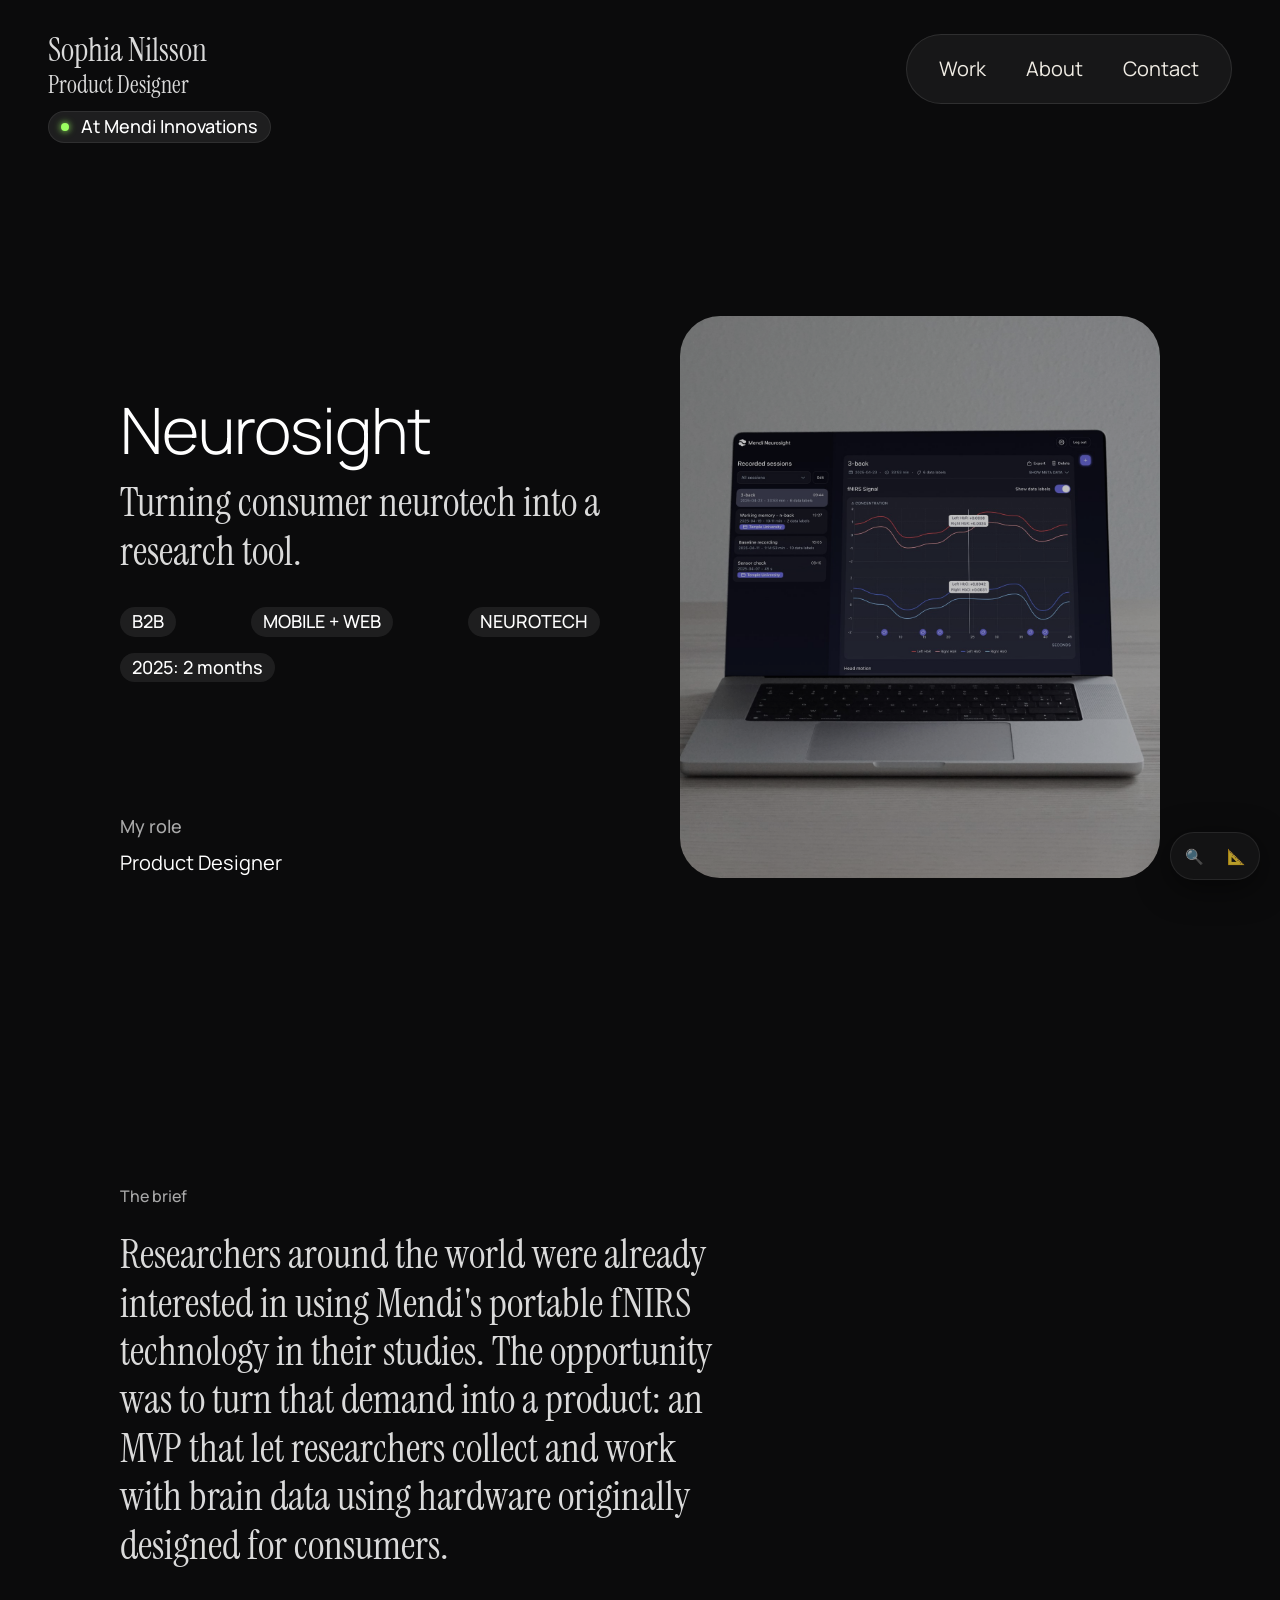
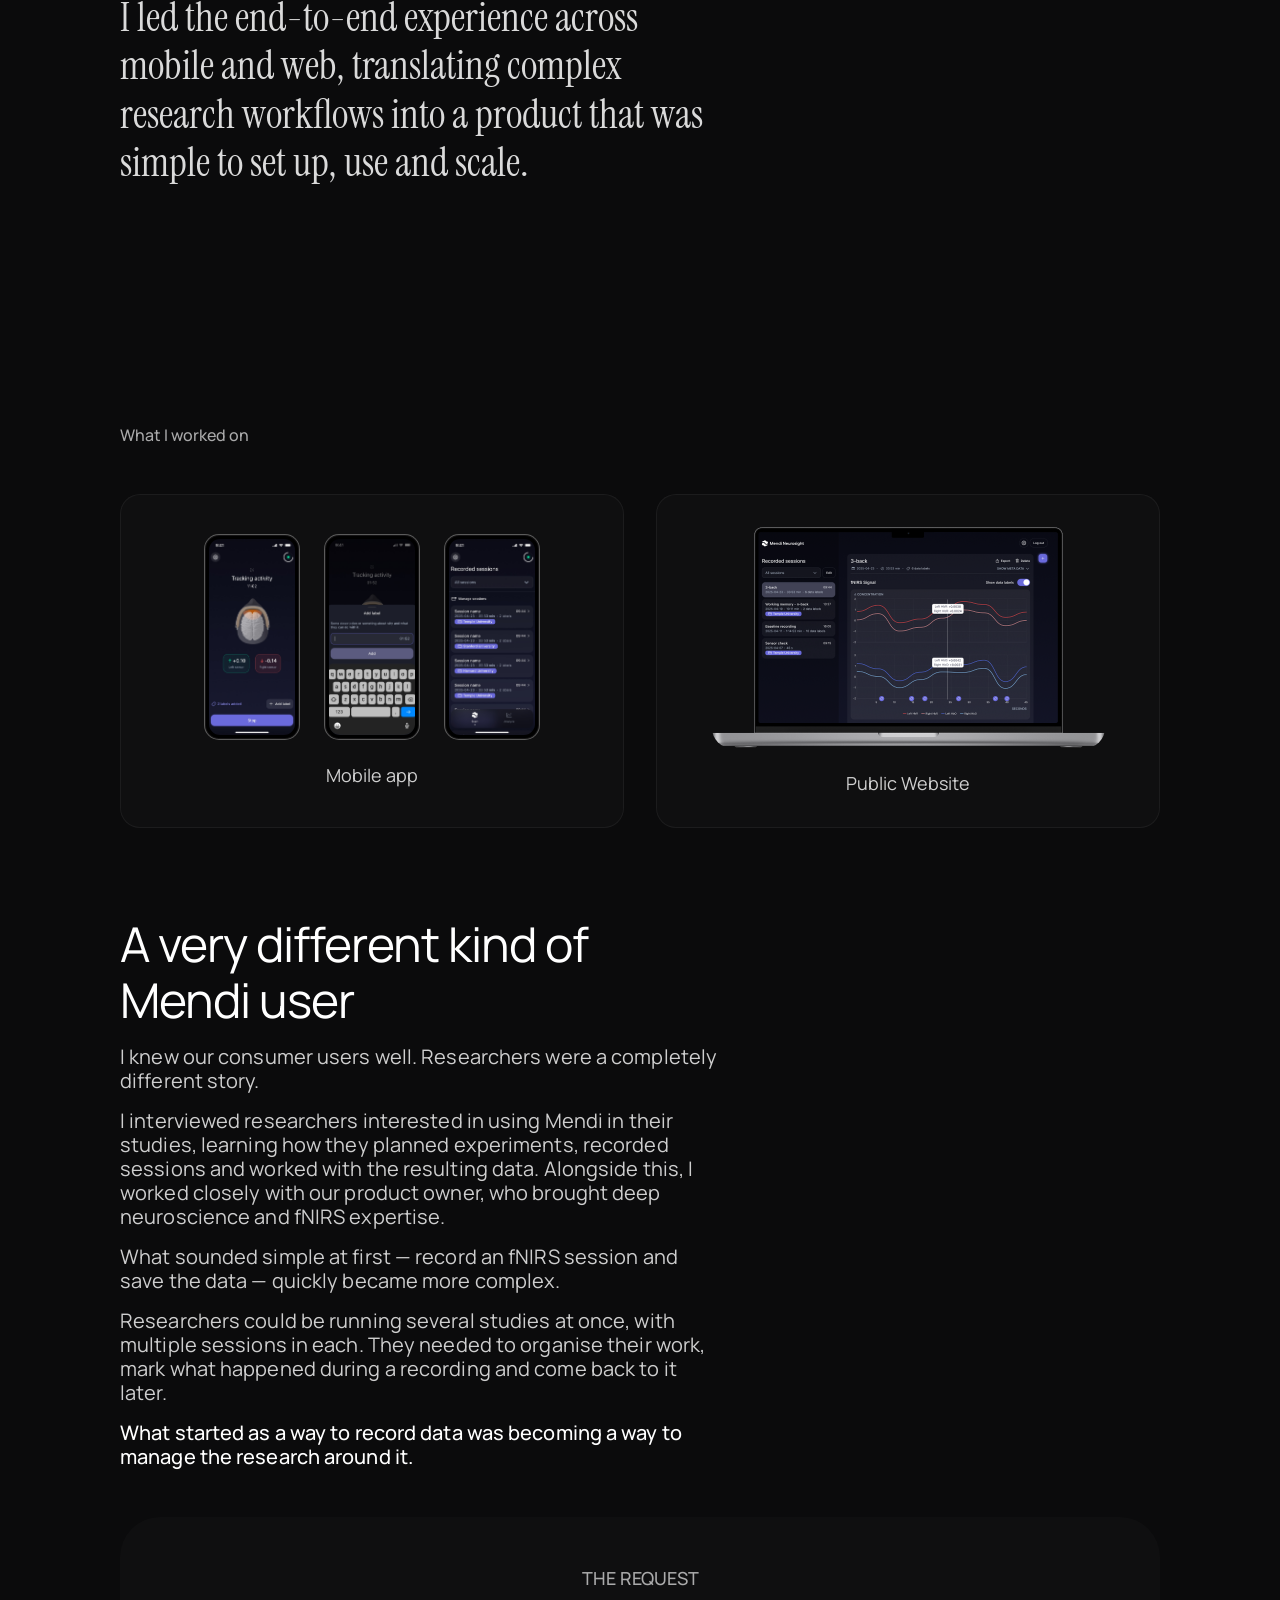
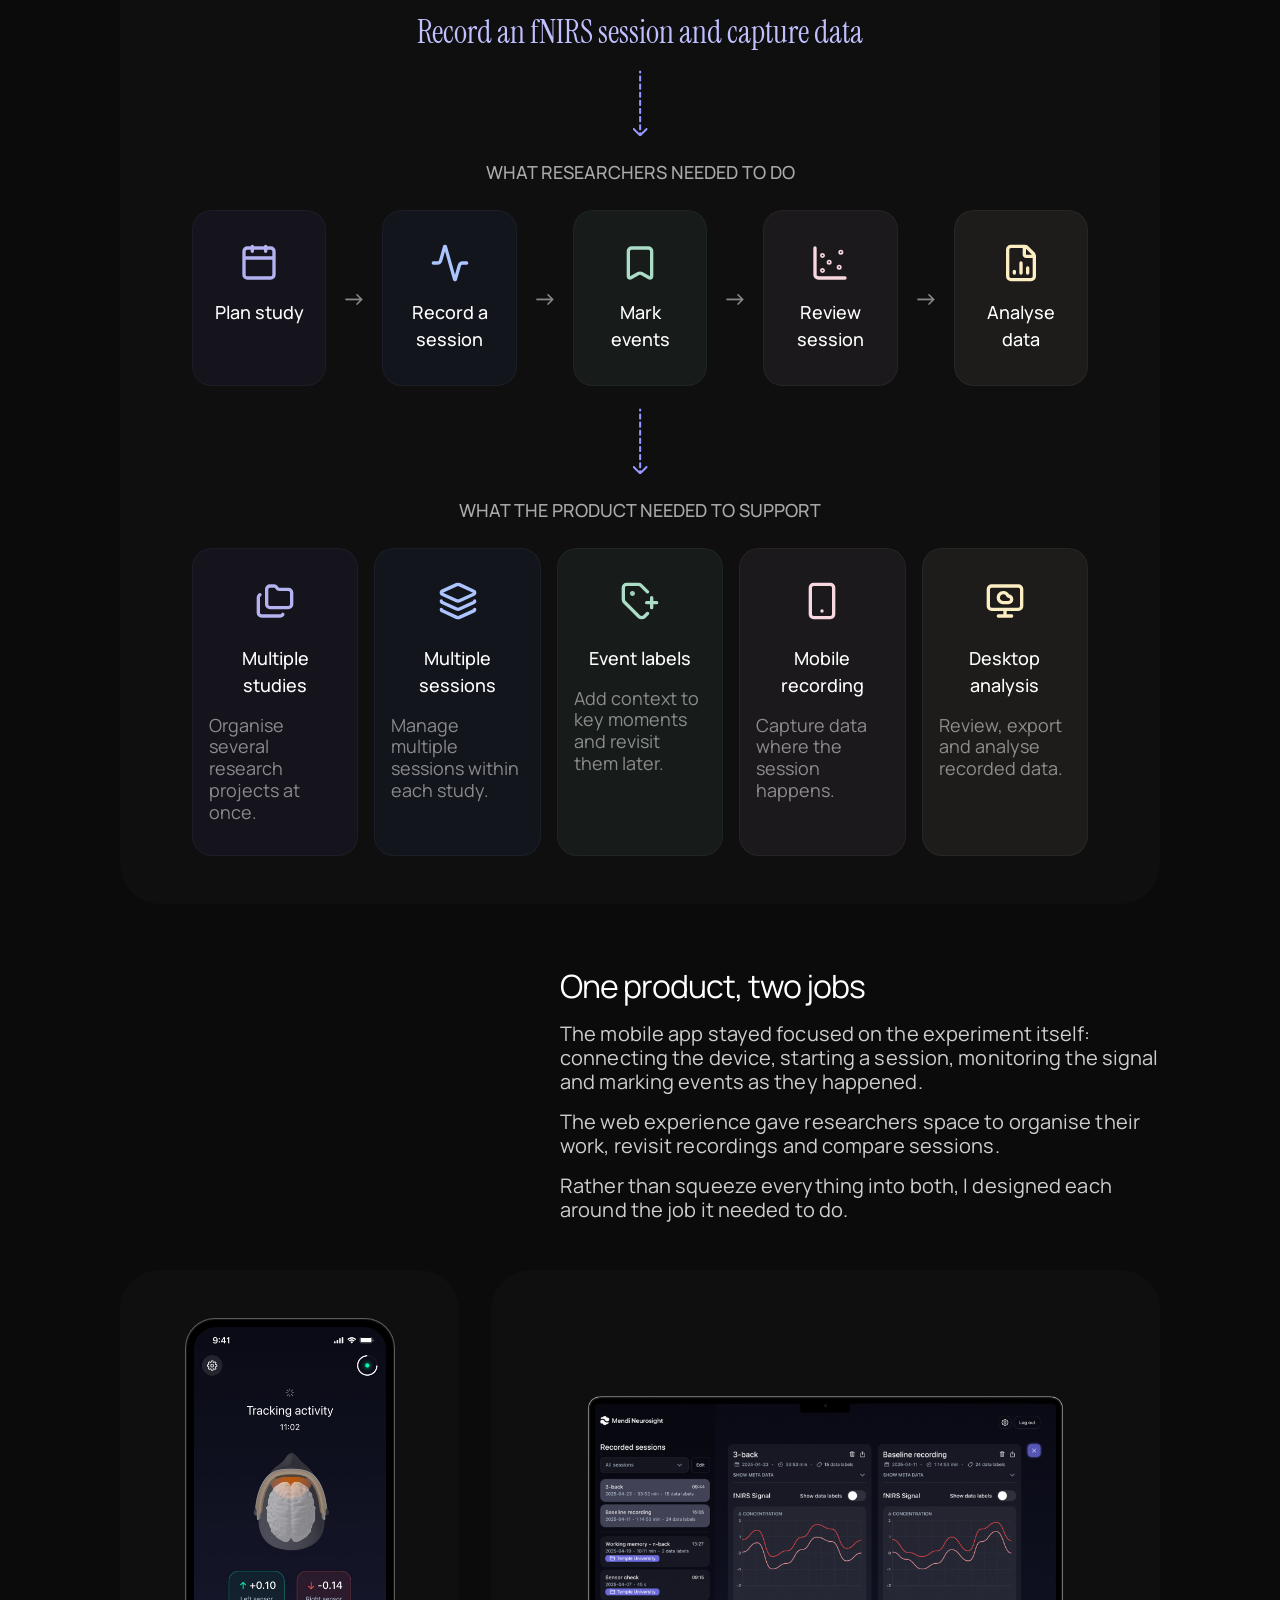
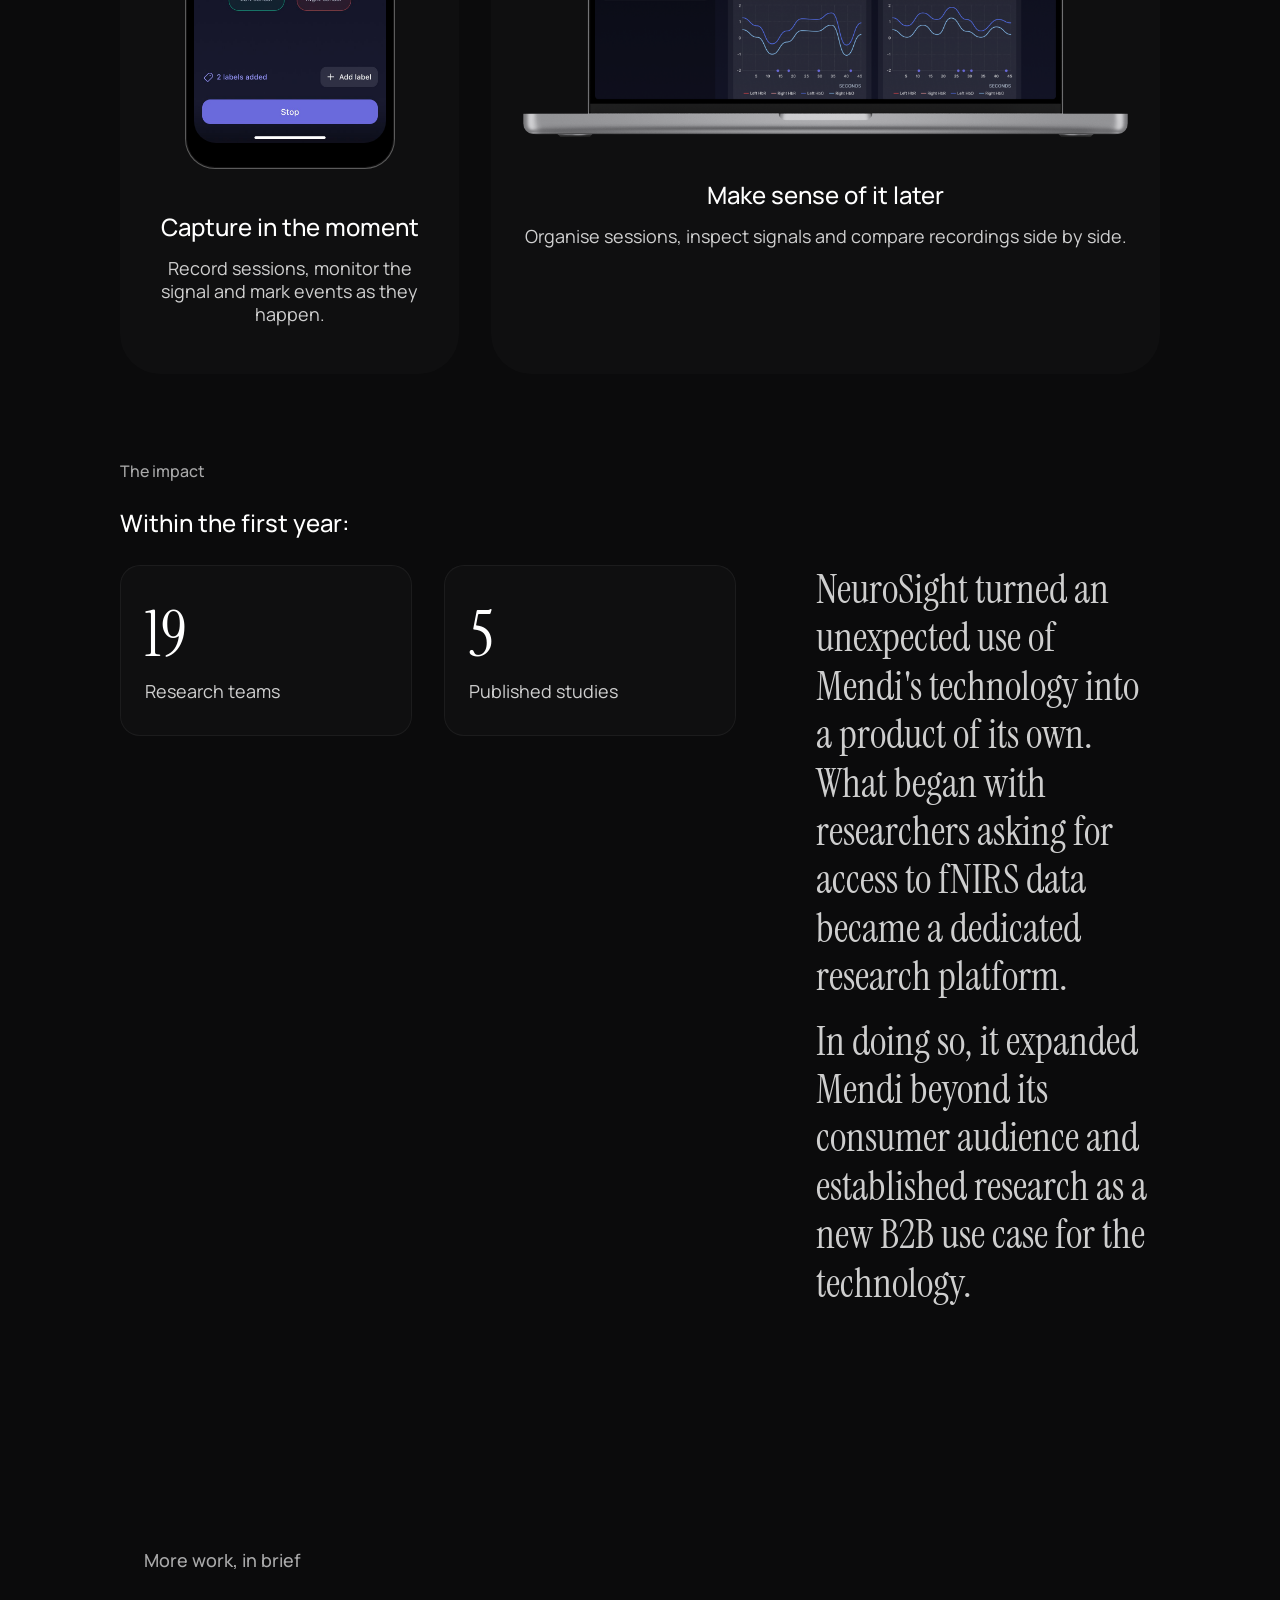
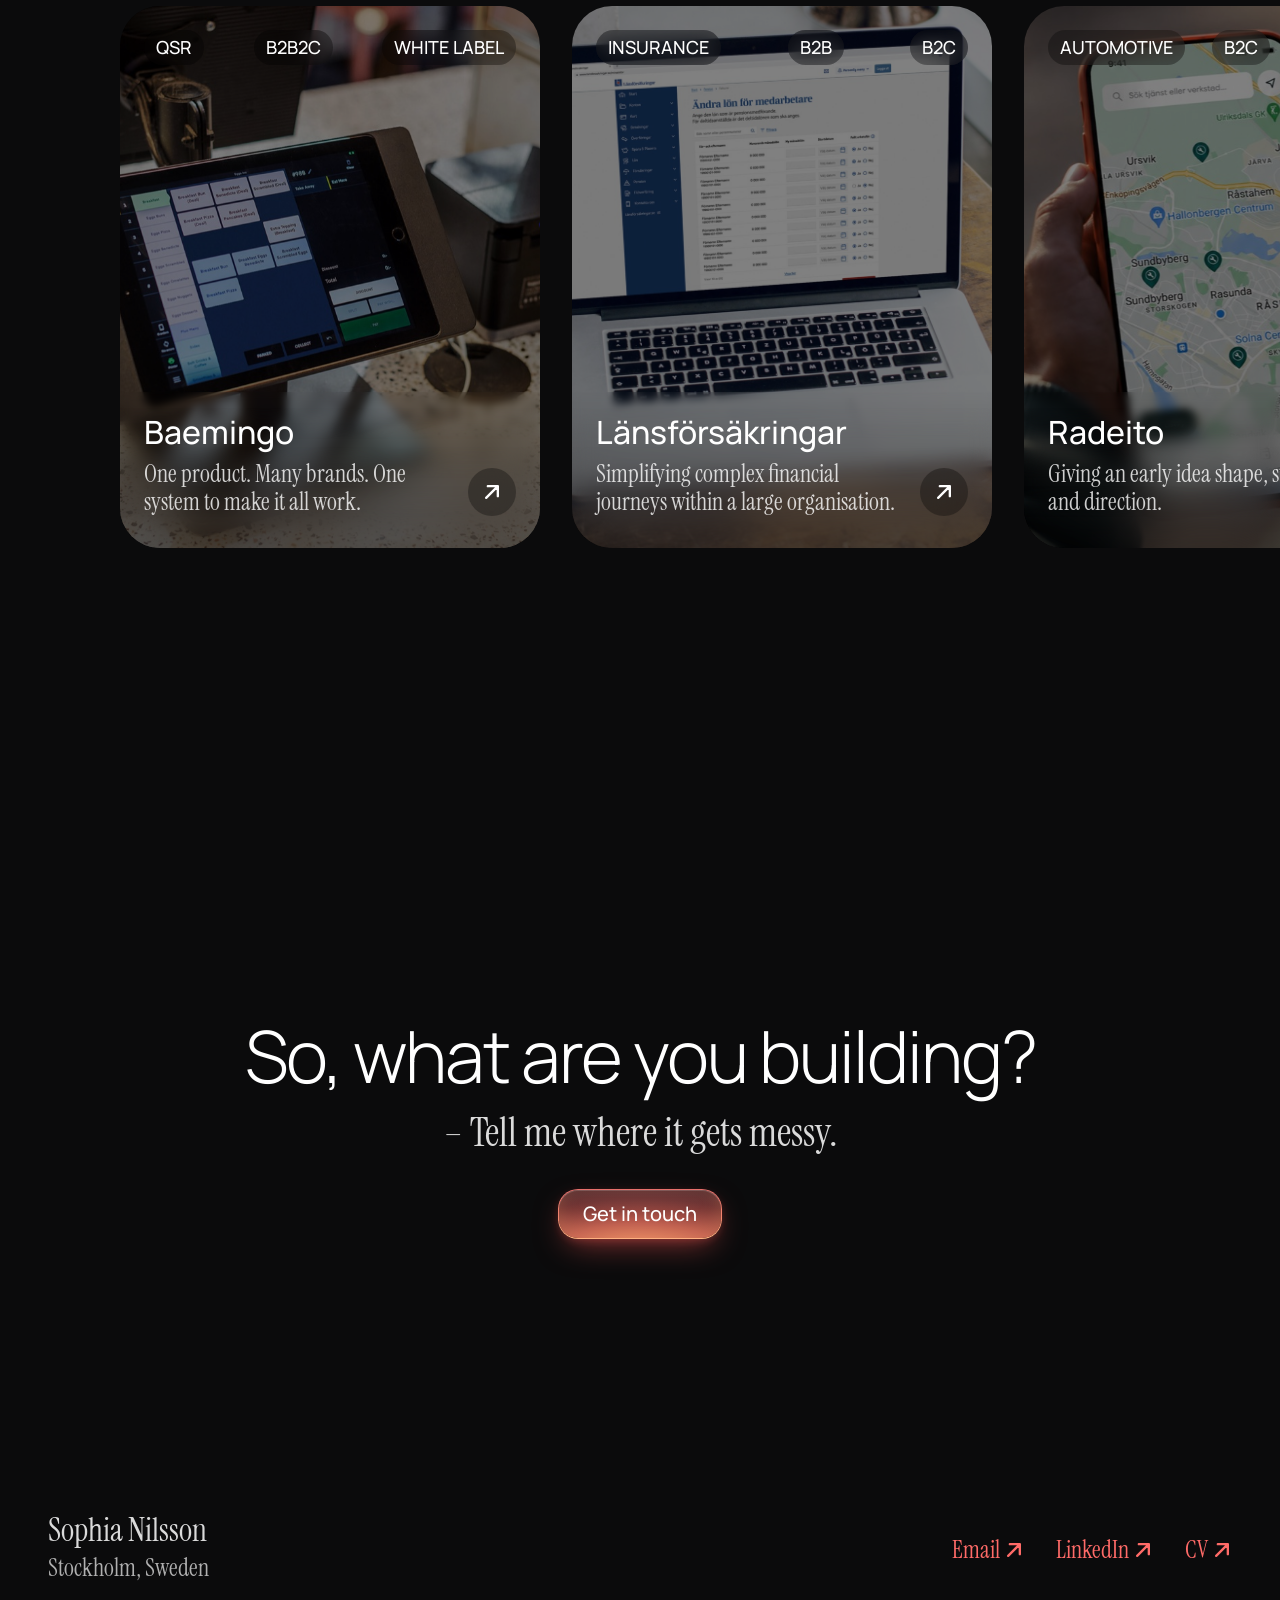
<file: neurosight.html>
<!DOCTYPE html>
<html lang="en" data-theme="dark">
<head>
  <meta charset="UTF-8" />
  <meta name="viewport" content="width=device-width, initial-scale=1.0" />
  <title>Neurosight — Sophia Nilsson</title>

  <!-- Fonts -->
  <link rel="preconnect" href="https://fonts.googleapis.com" />
  <link rel="preconnect" href="https://fonts.gstatic.com" crossorigin />
  <link href="https://fonts.googleapis.com/css2?family=Manrope:wght@300;400;500;600&family=Instrument+Serif:ital@0;1&display=swap" rel="stylesheet" />

  <!-- Styles -->
  <link rel="stylesheet" href="css/variables.css" />
  <link rel="stylesheet" href="css/typography.css" />
  <link rel="stylesheet" href="css/base.css" />
  <link rel="stylesheet" href="css/animations.css" />
  <link rel="stylesheet" href="css/nav.css" />
  <link rel="stylesheet" href="css/project-page.css" />
  <link rel="stylesheet" href="css/projects-grid.css" />
  <link rel="stylesheet" href="css/footer.css" />
  <link rel="stylesheet" href="css/neurosight.css" />
</head>
<body>

  <!-- ============ NAV ============ -->
  <nav id="nav">
    <div class="nav-identity" id="nav-logo">
      <div class="nav-identity-text">
        <a href="index.html" class="nav-identity-name">Sophia Nilsson</a>
        <span class="nav-identity-role">Product Designer</span>
      </div>
      <span class="eyebrow"><span class="eyebrow-dot"></span>At Mendi Innovations</span>
    </div>
    <ul class="nav-right home-pill" id="nav-buttons">
      <li><a href="index.html#work">Work</a></li>
      <li><a href="about.html">About</a></li>
      <li><a href="#contact">Contact</a></li>
    </ul>
  </nav>

  <!-- ============ HERO ============ -->
  <section class="proj-hero">
    <div class="proj-hero-grid">
      <div class="proj-hero-text">
        <div class="proj-hero-top">
          <h1 class="proj-title">Neurosight</h1>
          <p class="proj-tagline">Turning consumer neurotech into a research tool.</p>
          <div class="proj-hero-chips">
            <span class="proj-chip">B2B</span>
            <span class="proj-chip">MOBILE + WEB</span>
            <span class="proj-chip">NEUROTECH</span>
            <span class="proj-chip">2025: 2 months</span>
          </div>
        </div>
        <div class="proj-role">
          <span class="proj-role-label">My role</span>
          <span class="proj-role-value">Product Designer</span>
        </div>
      </div>
      <div class="proj-hero-image">
        <img src="assets/neurosight-hero.jpg" alt="Neurosight web dashboard showing an fNIRS signal recording on a laptop" loading="lazy" />
      </div>
    </div>
  </section>

  <!-- ============ THE BRIEF ============ -->
  <section class="proj-brief">
    <div class="proj-brief-inner">
      <span class="proj-kicker">The brief</span>
      <p class="proj-brief-text">Researchers around the world were already interested in using Mendi's portable fNIRS technology in their studies. The opportunity was to turn that demand into a product: an MVP that let researchers collect and work with brain data using hardware originally designed for consumers.</p>
      <p class="proj-brief-text">I led the end-to-end experience across mobile and web, translating complex research workflows into a product that was simple to set up, use and scale.</p>
    </div>
  </section>

  <!-- ============ WHAT I WORKED ON ============ -->
  <section class="proj-work ns-work-section">
    <span class="proj-kicker">What I worked on</span>
    <div class="ns-work-grid">

      <div class="proj-work-card reveal">
        <div class="ns-phone-row">
          <div class="ns-phone">
            <img src="assets/neurosight-work-mobile-1.jpg" alt="Neurosight mobile app tracking activity screen" loading="lazy" />
          </div>
          <div class="ns-phone">
            <img src="assets/neurosight-work-mobile-2.jpg" alt="Neurosight mobile app add label screen" loading="lazy" />
          </div>
          <div class="ns-phone">
            <img src="assets/neurosight-work-mobile-3.jpg" alt="Neurosight mobile app recorded sessions list" loading="lazy" />
          </div>
        </div>
        <p class="proj-work-caption">Mobile app</p>
      </div>

      <div class="proj-work-card reveal">
        <div class="ns-work-media ns-work-media--website">
          <img src="assets/neurosight-work-website.png" alt="Neurosight web dashboard showing recorded sessions and fNIRS signal chart" loading="lazy" />
        </div>
        <p class="proj-work-caption">Public Website</p>
      </div>

    </div>
  </section>

  <!-- ============ A VERY DIFFERENT KIND OF MENDI USER ============ -->
  <section class="proj-selected ns-mendi-section">
    <div class="proj-selected-intro">
      <h2 class="proj-selected-headline">A very different kind of Mendi user</h2>
      <div class="proj-intro-body">
        <p>I knew our consumer users well. Researchers were a completely different story.</p>
        <p>I interviewed researchers interested in using Mendi in their studies, learning how they planned experiments, recorded sessions and worked with the resulting data. Alongside this, I worked closely with our product owner, who brought deep neuroscience and fNIRS expertise.</p>
        <p>What sounded simple at first — record an fNIRS session and save the data — quickly became more complex.</p>
        <p>Researchers could be running several studies at once, with multiple sessions in each. They needed to organise their work, mark what happened during a recording and come back to it later.</p>
        <p><strong>What started as a way to record data was becoming a way to manage the research around it.</strong></p>
      </div>
    </div>

    <div class="proj-panel">
      <div class="ns-flow">
        <div class="ns-flow-kicker">The request</div>
        <p class="ns-flow-quote">Record an fNIRS session and capture data</p>

        <img class="ns-flow-connector" src="assets/neurosight-arrow-vertical.svg" alt="" loading="lazy" />

        <div class="ns-flow-kicker">What researchers needed to do</div>
        <div class="ns-flow-row">
          <div class="ns-flow-card ns-flow-card--purple">
            <img class="ns-flow-card-icon" src="assets/neurosight-icon-calendar.svg" alt="" loading="lazy" />
            <span class="ns-flow-card-label">Plan study</span>
          </div>
          <span class="ns-flow-arrow">→</span>
          <div class="ns-flow-card ns-flow-card--blue">
            <img class="ns-flow-card-icon" src="assets/neurosight-icon-activity.svg" alt="" loading="lazy" />
            <span class="ns-flow-card-label">Record a session</span>
          </div>
          <span class="ns-flow-arrow">→</span>
          <div class="ns-flow-card ns-flow-card--green">
            <img class="ns-flow-card-icon" src="assets/neurosight-icon-bookmark.svg" alt="" loading="lazy" />
            <span class="ns-flow-card-label">Mark events</span>
          </div>
          <span class="ns-flow-arrow">→</span>
          <div class="ns-flow-card ns-flow-card--pink">
            <img class="ns-flow-card-icon" src="assets/neurosight-icon-chart-scatter.svg" alt="" loading="lazy" />
            <span class="ns-flow-card-label">Review session</span>
          </div>
          <span class="ns-flow-arrow">→</span>
          <div class="ns-flow-card ns-flow-card--yellow">
            <img class="ns-flow-card-icon" src="assets/neurosight-icon-file-chart.svg" alt="" loading="lazy" />
            <span class="ns-flow-card-label">Analyse data</span>
          </div>
        </div>

        <img class="ns-flow-connector" src="assets/neurosight-arrow-vertical.svg" alt="" loading="lazy" />

        <div class="ns-flow-kicker">What the product needed to support</div>
        <div class="ns-flow-row">
          <div class="ns-flow-card ns-flow-card--support ns-flow-card--purple">
            <img class="ns-flow-card-icon" src="assets/neurosight-icon-folders.svg" alt="" loading="lazy" />
            <div>
              <span class="ns-flow-card-label">Multiple studies</span>
              <p class="ns-flow-card-desc">Organise several research projects at once.</p>
            </div>
          </div>
          <div class="ns-flow-card ns-flow-card--support ns-flow-card--blue">
            <img class="ns-flow-card-icon" src="assets/neurosight-icon-layers.svg" alt="" loading="lazy" />
            <div>
              <span class="ns-flow-card-label">Multiple sessions</span>
              <p class="ns-flow-card-desc">Manage multiple sessions within each study.</p>
            </div>
          </div>
          <div class="ns-flow-card ns-flow-card--support ns-flow-card--green">
            <img class="ns-flow-card-icon" src="assets/neurosight-icon-tag-plus.svg" alt="" loading="lazy" />
            <div>
              <span class="ns-flow-card-label">Event labels</span>
              <p class="ns-flow-card-desc">Add context to key moments and revisit them later.</p>
            </div>
          </div>
          <div class="ns-flow-card ns-flow-card--support ns-flow-card--pink">
            <img class="ns-flow-card-icon" src="assets/neurosight-icon-smartphone.svg" alt="" loading="lazy" />
            <div>
              <span class="ns-flow-card-label">Mobile recording</span>
              <p class="ns-flow-card-desc">Capture data where the session happens.</p>
            </div>
          </div>
          <div class="ns-flow-card ns-flow-card--support ns-flow-card--yellow">
            <img class="ns-flow-card-icon" src="assets/neurosight-icon-monitor-cloud.svg" alt="" loading="lazy" />
            <div>
              <span class="ns-flow-card-label">Desktop analysis</span>
              <p class="ns-flow-card-desc">Review, export and analyse recorded data.</p>
            </div>
          </div>
        </div>
      </div>
    </div>
  </section>

  <!-- ============ ONE PRODUCT, TWO JOBS ============ -->
  <section class="proj-selected ns-jobs-section">
    <div class="proj-intro proj-intro--right">
      <h2 class="proj-intro-headline">One product, two jobs</h2>
      <div class="proj-intro-body">
        <p>The mobile app stayed focused on the experiment itself: connecting the device, starting a session, monitoring the signal and marking events as they happened.</p>
        <p>The web experience gave researchers space to organise their work, revisit recordings and compare sessions.</p>
        <p>Rather than squeeze everything into both, I designed each around the job it needed to do.</p>
      </div>
    </div>

    <div class="ns-jobs-row">
      <div class="ns-jobs-card ns-jobs-card--capture">
        <div class="ns-phone ns-phone--lg">
          <img src="assets/neurosight-jobs-capture.jpg" alt="Neurosight mobile app tracking a live fNIRS session" loading="lazy" />
        </div>
        <div class="ns-jobs-caption">
          <span class="ns-jobs-caption-title">Capture in the moment</span>
          <p class="ns-jobs-caption-desc">Record sessions, monitor the signal and mark events as they happen.</p>
        </div>
      </div>
      <div class="ns-jobs-card ns-jobs-card--makesense">
        <img src="assets/neurosight-jobs-makesense.png" alt="Neurosight web dashboard comparing two recorded fNIRS sessions side by side" loading="lazy" />
        <div class="ns-jobs-caption">
          <span class="ns-jobs-caption-title">Make sense of it later</span>
          <p class="ns-jobs-caption-desc">Organise sessions, inspect signals and compare recordings side by side.</p>
        </div>
      </div>
    </div>

    <div class="proj-impact">
      <span class="proj-kicker">The impact</span>
      <p class="proj-impact-lead">Within the first year:</p>
      <div class="proj-impact-row">
        <div class="proj-impact-grid">
          <div class="proj-stat-card reveal">
            <span class="proj-stat-number">19</span>
            <span class="proj-stat-label">Research teams</span>
          </div>
          <div class="proj-stat-card reveal">
            <span class="proj-stat-number">5</span>
            <span class="proj-stat-label">Published studies</span>
          </div>
        </div>
        <div class="proj-intro-body">
          <p>NeuroSight turned an unexpected use of Mendi's technology into a product of its own. What began with researchers asking for access to fNIRS data became a dedicated research platform.</p>
          <p>In doing so, it expanded Mendi beyond its consumer audience and established research as a new B2B use case for the technology.</p>
        </div>
      </div>
    </div>
  </section>

  <!-- ============ MORE WORK, IN BRIEF ============ -->
  <section class="projects-section">
    <span class="projects-kicker">More work, in brief</span>
    <!-- Rendered by js/project-card.js + js/projects-data.js — the
         same ProjectCard component and data used on Home, minus this
         page's own project -->
    <div class="pgrid-scroll" id="project-cards"></div>
  </section>

  <!-- ============ FOOTER ============ -->
  <footer class="site-footer home-footer" id="contact">
    <div class="footer-inner">
      <div class="footer-cta-block reveal">
        <div class="footer-cta-text">
          <h2 class="footer-cta-headline">So, what are you building?</h2>
          <p class="footer-cta-subline">– Tell me where it gets messy.</p>
        </div>
        <a href="mailto:sophianilsson@live.com" class="btn-coral">Get in touch</a>
      </div>
      <div class="footer-contact-row">
        <div class="footer-contact-name-block">
          <a href="index.html" class="footer-contact-name">Sophia Nilsson</a>
          <span class="footer-contact-location">Stockholm, Sweden</span>
        </div>
        <div class="footer-contact-methods">
          <a href="mailto:sophianilsson@live.com" class="footer-contact-link">
            Email
            <svg width="20" height="20" viewBox="0 0 12 12" fill="none" xmlns="http://www.w3.org/2000/svg"><path d="M2.5 9.5L9.5 2.5M9.5 2.5H3.5M9.5 2.5V8.5" stroke="currentColor" stroke-width="1.4" stroke-linecap="round" stroke-linejoin="round"/></svg>
          </a>
          <a href="https://www.linkedin.com/in/sophia-nilsson-a5b174138/" target="_blank" class="footer-contact-link">
            LinkedIn
            <svg width="20" height="20" viewBox="0 0 12 12" fill="none" xmlns="http://www.w3.org/2000/svg"><path d="M2.5 9.5L9.5 2.5M9.5 2.5H3.5M9.5 2.5V8.5" stroke="currentColor" stroke-width="1.4" stroke-linecap="round" stroke-linejoin="round"/></svg>
          </a>
          <a href="#" class="footer-contact-link">
            CV
            <svg width="20" height="20" viewBox="0 0 12 12" fill="none" xmlns="http://www.w3.org/2000/svg"><path d="M2.5 9.5L9.5 2.5M9.5 2.5H3.5M9.5 2.5V8.5" stroke="currentColor" stroke-width="1.4" stroke-linecap="round" stroke-linejoin="round"/></svg>
          </a>
        </div>
      </div>
    </div>
  </footer>

  <!-- Scripts -->
  <script src="js/theme.js"></script>
  <script src="js/nav-scroll.js"></script>
  <script src="js/reveal.js"></script>
  <script src="js/project-card.js"></script>
  <script src="js/projects-data.js"></script>
  <script>
    renderProjects('project-cards', 'neurosight'); // excludes this page's own project
  </script>
  <script src="js/pgrid-blur-align.js"></script>
  <script src="js/debug.js"></script>
</body>
</html>
</file>
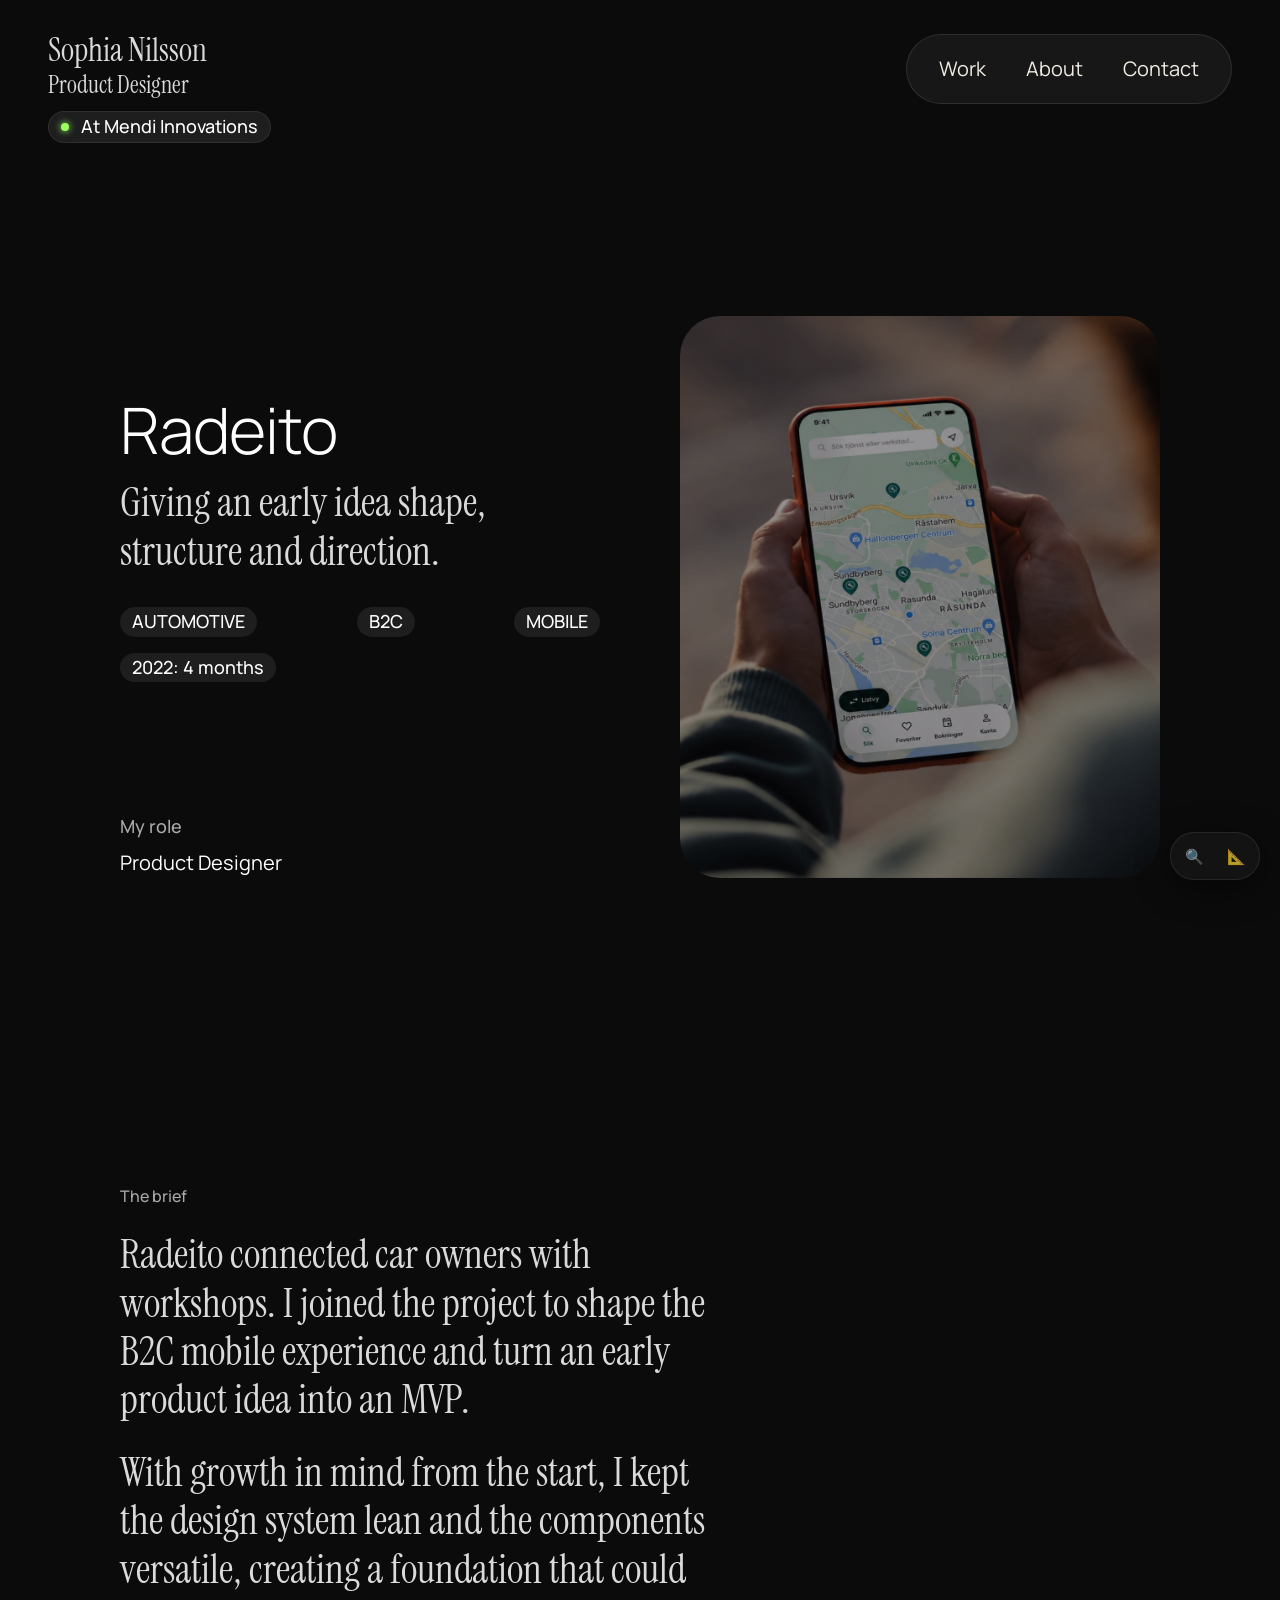
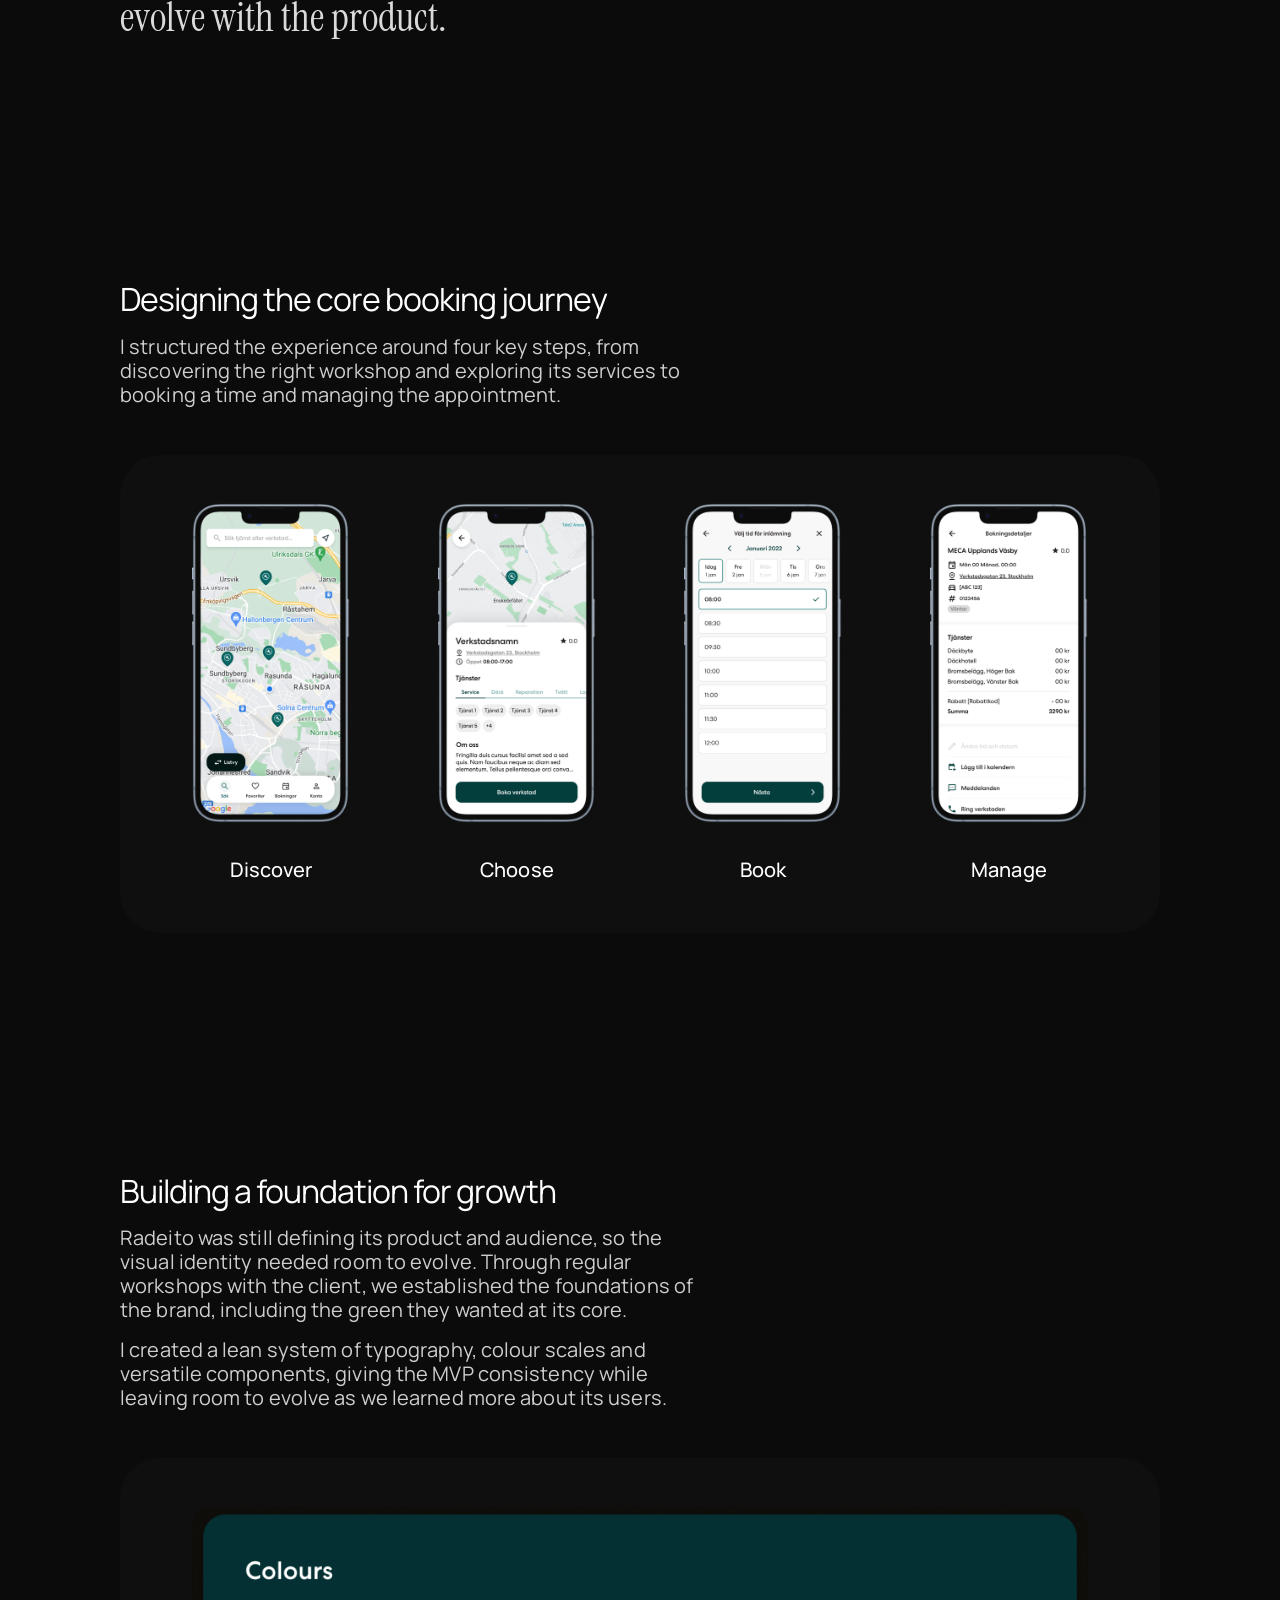
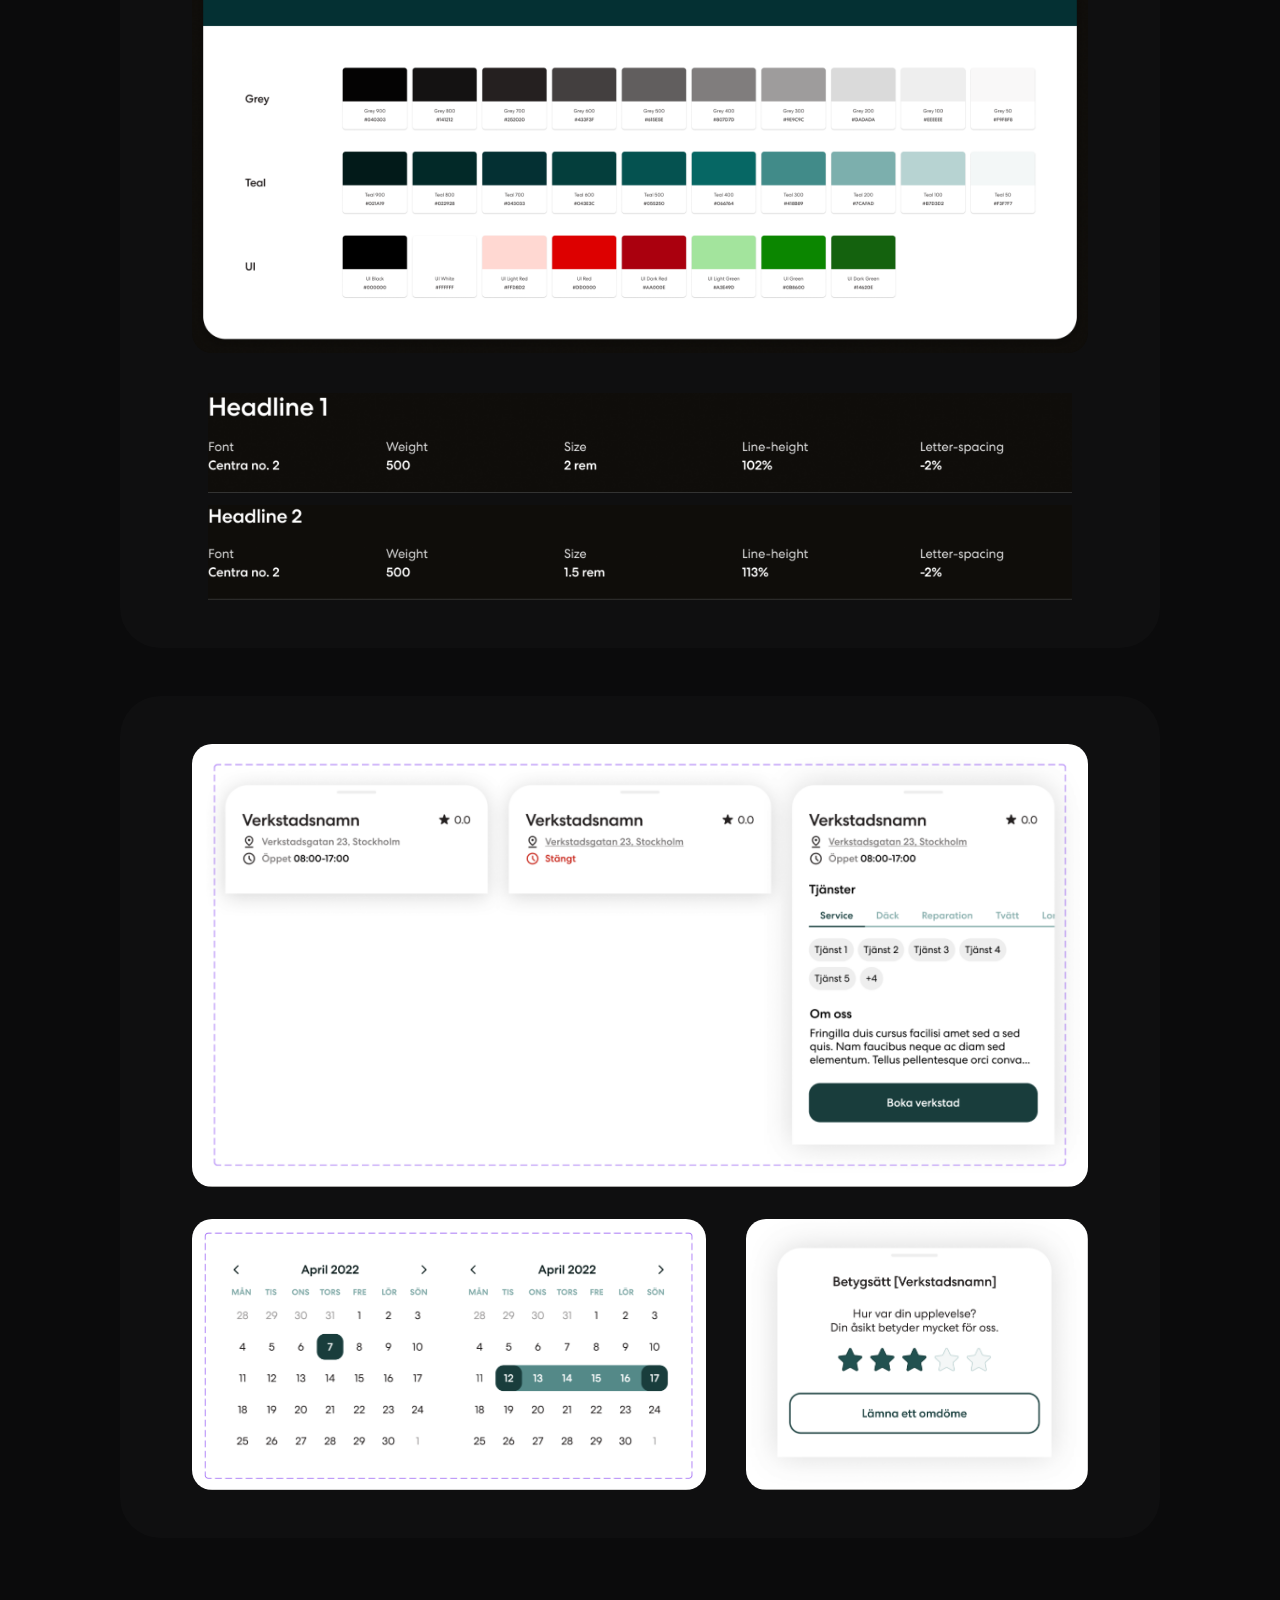
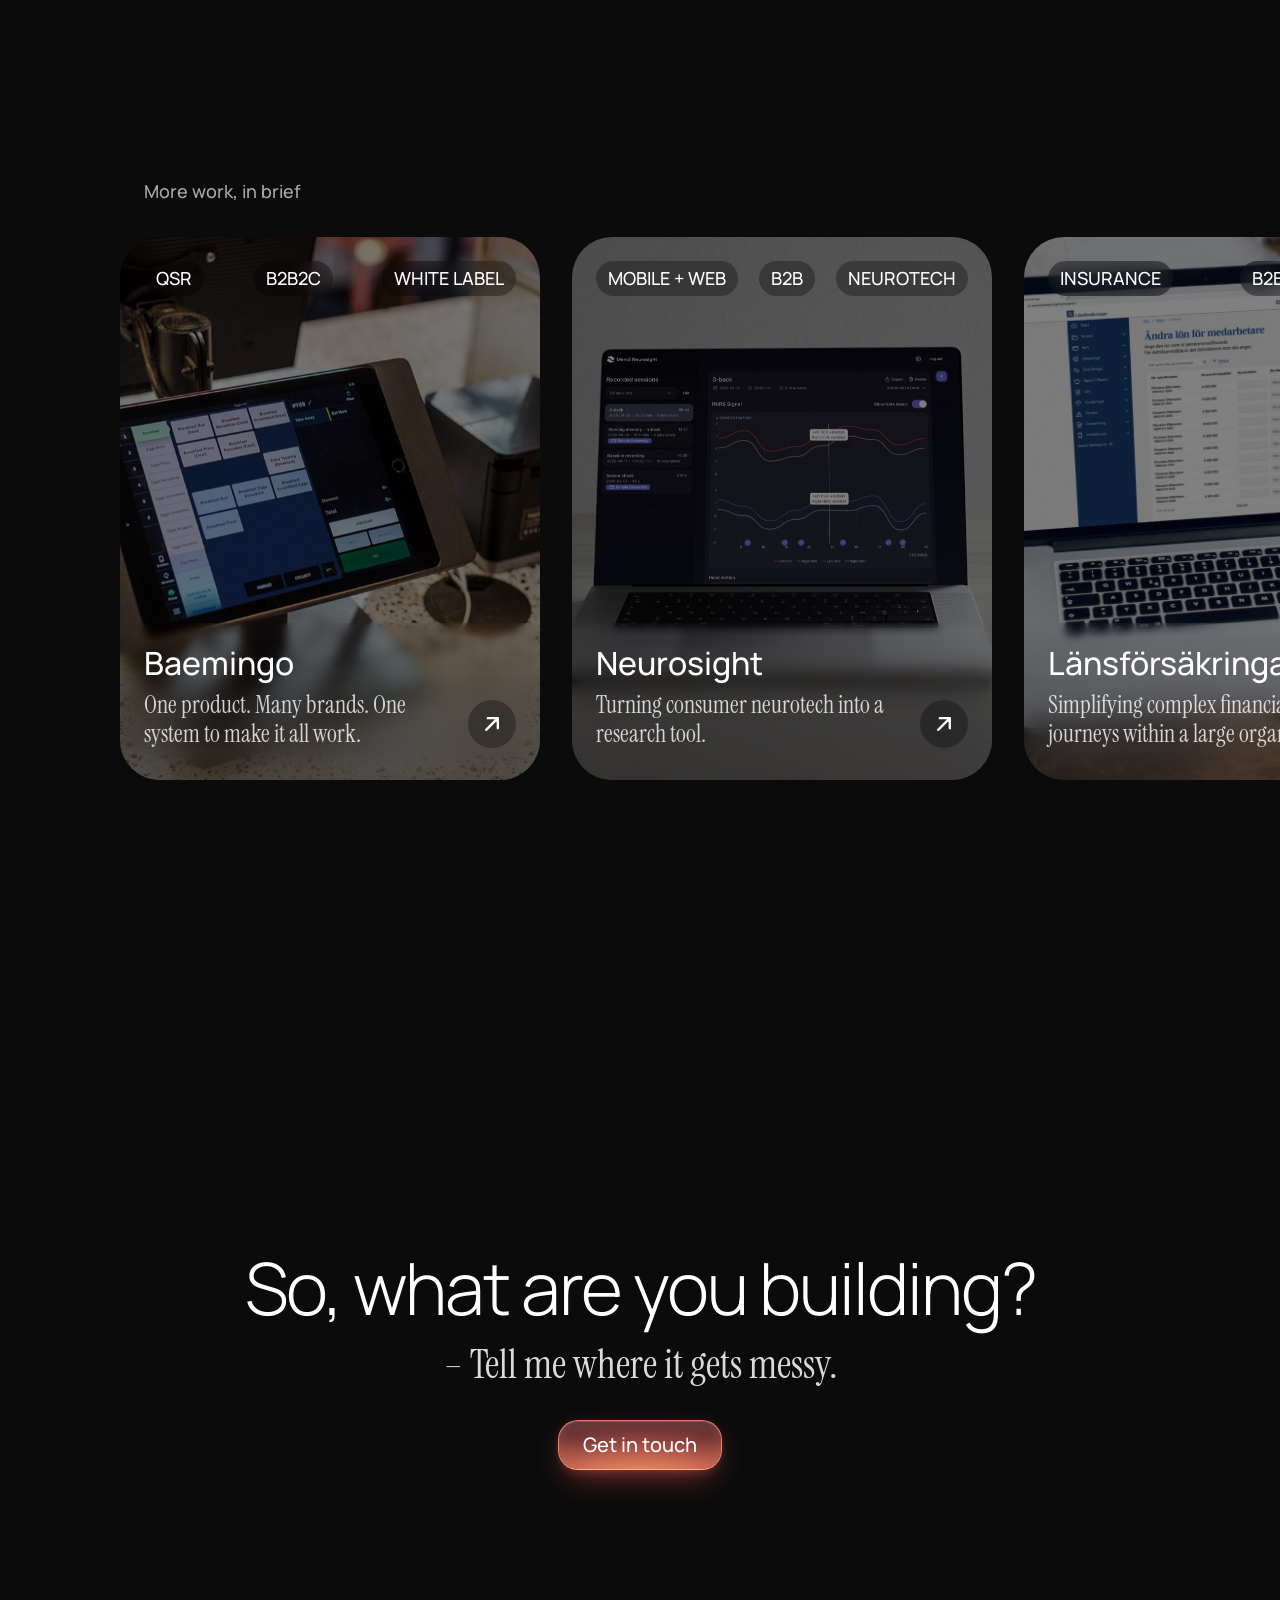
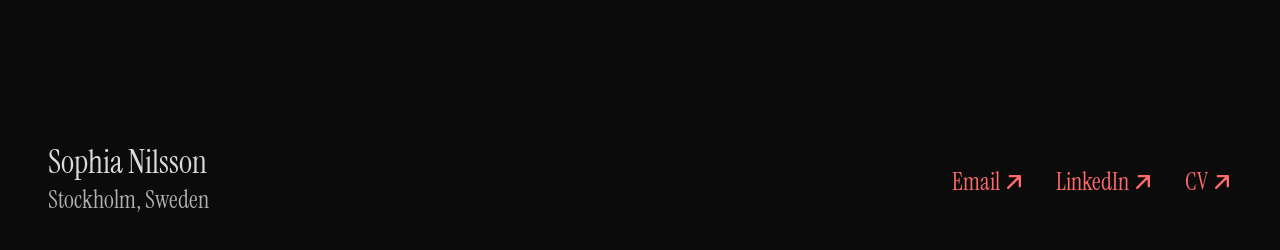
<file: radeito.html>
<!DOCTYPE html>
<html lang="en" data-theme="dark">
<head>
  <meta charset="UTF-8" />
  <meta name="viewport" content="width=device-width, initial-scale=1.0" />
  <title>Radeito — Sophia Nilsson</title>

  <!-- Fonts -->
  <link rel="preconnect" href="https://fonts.googleapis.com" />
  <link rel="preconnect" href="https://fonts.gstatic.com" crossorigin />
  <link href="https://fonts.googleapis.com/css2?family=Manrope:wght@300;400;500;600&family=Instrument+Serif:ital@0;1&display=swap" rel="stylesheet" />

  <!-- Styles -->
  <link rel="stylesheet" href="css/variables.css" />
  <link rel="stylesheet" href="css/typography.css" />
  <link rel="stylesheet" href="css/base.css" />
  <link rel="stylesheet" href="css/animations.css" />
  <link rel="stylesheet" href="css/nav.css" />
  <link rel="stylesheet" href="css/project-page.css" />
  <link rel="stylesheet" href="css/phone-mockup.css" />
  <link rel="stylesheet" href="css/projects-grid.css" />
  <link rel="stylesheet" href="css/footer.css" />
</head>
<body>

  <!-- ============ NAV ============ -->
  <nav id="nav">
    <div class="nav-identity" id="nav-logo">
      <div class="nav-identity-text">
        <a href="index.html" class="nav-identity-name">Sophia Nilsson</a>
        <span class="nav-identity-role">Product Designer</span>
      </div>
      <span class="eyebrow"><span class="eyebrow-dot"></span>At Mendi Innovations</span>
    </div>
    <ul class="nav-right home-pill" id="nav-buttons">
      <li><a href="index.html#work">Work</a></li>
      <li><a href="about.html">About</a></li>
      <li><a href="#contact">Contact</a></li>
    </ul>
  </nav>

  <!-- ============ HERO ============ -->
  <section class="proj-hero">
    <div class="proj-hero-grid">
      <div class="proj-hero-text">
        <div class="proj-hero-top">
          <h1 class="proj-title">Radeito</h1>
          <p class="proj-tagline">Giving an early idea shape, structure and direction.</p>
          <div class="proj-hero-chips">
            <span class="proj-chip">AUTOMOTIVE</span>
            <span class="proj-chip">B2C</span>
            <span class="proj-chip">MOBILE</span>
            <span class="proj-chip">2022: 4 months</span>
          </div>
        </div>
        <div class="proj-role">
          <span class="proj-role-label">My role</span>
          <span class="proj-role-value">Product Designer</span>
        </div>
      </div>
      <div class="proj-hero-image">
        <img src="assets/radeito-hero.jpg" alt="Radeito app showing nearby automotive service points on a map" loading="lazy" />
      </div>
    </div>
  </section>

  <!-- ============ THE BRIEF ============ -->
  <section class="proj-brief">
    <div class="proj-brief-inner">
      <span class="proj-kicker">The brief</span>
      <p class="proj-brief-text">Radeito connected car owners with workshops. I joined the project to shape the B2C mobile experience and turn an early product idea into an MVP.</p>
      <p class="proj-brief-text">With growth in mind from the start, I kept the design system lean and the components versatile, creating a foundation that could evolve with the product.</p>
    </div>
  </section>

  <!-- ============ DESIGNING THE CORE BOOKING JOURNEY ============ -->
  <section class="proj-selected">
    <div class="proj-intro">
      <h2 class="proj-intro-headline">Designing the core booking journey</h2>
      <p class="proj-intro-body">I structured the experience around four key steps, from discovering the right workshop and exploring its services to booking a time and managing the appointment.</p>
    </div>

    <!-- Rendered by js/phone-mockup.js — one shared component, no duplicated frame markup -->
    <div class="proj-panel phone-mockup-row" id="phone-mockups"></div>
  </section>

  <!-- ============ BUILDING A FOUNDATION FOR GROWTH ============ -->
  <section class="proj-selected">
    <div class="proj-intro">
      <h2 class="proj-intro-headline">Building a foundation for growth</h2>
      <p class="proj-intro-body">Radeito was still defining its product and audience, so the visual identity needed room to evolve. Through regular workshops with the client, we established the foundations of the brand, including the green they wanted at its core.</p>
      <p class="proj-intro-body">I created a lean system of typography, colour scales and versatile components, giving the MVP consistency while leaving room to evolve as we learned more about its users.</p>
    </div>

    <div class="proj-panel">
      <div class="proj-swatches">
        <div class="proj-swatch-colours">
          <img src="assets/radeito-swatch-colours.png" alt="Radeito colour palette: neutral greys, teal brand scale and UI status colours" loading="lazy" />
        </div>
        <div class="proj-swatch-type">
          <div class="proj-swatch-type-1">
            <img src="assets/radeito-swatch-type-1.png" alt="Radeito typography specimen, headline styles" loading="lazy" />
          </div>
          <div class="proj-swatch-type-2">
            <img src="assets/radeito-swatch-type-2.png" alt="Radeito typography specimen, body styles" loading="lazy" />
          </div>
        </div>
      </div>
    </div>

    <div class="proj-panel">
      <div class="proj-gallery">
        <div class="proj-gallery-main">
          <img src="assets/radeito-gallery-main.png" alt="Radeito workshop cards and booking calendar screens" loading="lazy" />
        </div>
        <div class="proj-gallery-row">
          <div class="proj-gallery-wide">
            <img src="assets/radeito-gallery-wide.png" alt="Radeito calendar date picker component" loading="lazy" />
          </div>
          <div class="proj-gallery-tall">
            <img src="assets/radeito-gallery-tall.png" alt="Radeito rating and review component" loading="lazy" />
          </div>
        </div>
      </div>
    </div>
  </section>

  <!-- ============ MORE WORK, IN BRIEF ============ -->
  <section class="projects-section">
    <span class="projects-kicker">More work, in brief</span>
    <!-- Rendered by js/project-card.js + js/projects-data.js — the
         same ProjectCard component and data used on Home, minus this
         page's own project -->
    <div class="pgrid-scroll" id="project-cards"></div>
  </section>

  <!-- ============ FOOTER ============ -->
  <footer class="site-footer home-footer" id="contact">
    <div class="footer-inner">
      <div class="footer-cta-block reveal">
        <div class="footer-cta-text">
          <h2 class="footer-cta-headline">So, what are you building?</h2>
          <p class="footer-cta-subline">– Tell me where it gets messy.</p>
        </div>
        <a href="mailto:sophianilsson@live.com" class="btn-coral">Get in touch</a>
      </div>
      <div class="footer-contact-row">
        <div class="footer-contact-name-block">
          <a href="index.html" class="footer-contact-name">Sophia Nilsson</a>
          <span class="footer-contact-location">Stockholm, Sweden</span>
        </div>
        <div class="footer-contact-methods">
          <a href="mailto:sophianilsson@live.com" class="footer-contact-link">
            Email
            <svg width="20" height="20" viewBox="0 0 12 12" fill="none" xmlns="http://www.w3.org/2000/svg"><path d="M2.5 9.5L9.5 2.5M9.5 2.5H3.5M9.5 2.5V8.5" stroke="currentColor" stroke-width="1.4" stroke-linecap="round" stroke-linejoin="round"/></svg>
          </a>
          <a href="https://www.linkedin.com/in/sophia-nilsson-a5b174138/" target="_blank" class="footer-contact-link">
            LinkedIn
            <svg width="20" height="20" viewBox="0 0 12 12" fill="none" xmlns="http://www.w3.org/2000/svg"><path d="M2.5 9.5L9.5 2.5M9.5 2.5H3.5M9.5 2.5V8.5" stroke="currentColor" stroke-width="1.4" stroke-linecap="round" stroke-linejoin="round"/></svg>
          </a>
          <a href="#" class="footer-contact-link">
            CV
            <svg width="20" height="20" viewBox="0 0 12 12" fill="none" xmlns="http://www.w3.org/2000/svg"><path d="M2.5 9.5L9.5 2.5M9.5 2.5H3.5M9.5 2.5V8.5" stroke="currentColor" stroke-width="1.4" stroke-linecap="round" stroke-linejoin="round"/></svg>
          </a>
        </div>
      </div>
    </div>
  </footer>

  <!-- Scripts -->
  <script src="js/theme.js"></script>
  <script src="js/nav-scroll.js"></script>
  <script src="js/reveal.js"></script>
  <script src="js/phone-mockup.js"></script>
  <script src="js/project-card.js"></script>
  <script src="js/projects-data.js"></script>
  <script>
    renderPhoneMockups('phone-mockups', [
      { image: 'assets/radeito-phone-discover.png', caption: 'Discover' },
      { image: 'assets/radeito-phone-choose.png', caption: 'Choose' },
      { image: 'assets/radeito-phone-book.png', caption: 'Book' },
      { image: 'assets/radeito-phone-manage.png', caption: 'Manage' },
    ]);

    renderProjects('project-cards', 'radeito'); // excludes this page's own project
  </script>
  <script src="js/pgrid-blur-align.js"></script>
  <script src="js/debug.js"></script>
</body>
</html>
</file>
<file: css/variables.css>
/* ── DESIGN TOKENS ─────────────────────────────── */
:root {
  /* ── Color: Base ── */
  --bg: #faf9f6;
  --bg-alt: #f0eee9;
  --surface: #eceae4;
  --border: #e0ddd6;
  --border-strong: #ccc9c0;
  --text: #1a1816;
  --text-muted: #6b6660;
  --accent: #1a1816;
  --card-bg: #ffffff;
  --testimonial-bg: #f5f3ee;

  /* ── Color: Glass (theme-aware) ── */
  --glass-surface: var(--surface);
  --glass-surface-hover: var(--border);
  --glass-border: var(--border);
  --glass-shadow: rgba(0, 0, 0, 0.04);
  --glass-blur: none;

  /* ── Color: Tags ── */
  --tag-border: rgba(0, 0, 0, 0.2);
  --tag-border-hover: rgba(0, 0, 0, 0.45);

  /* ── Typography ── */
  --font-heading: 'Manrope', sans-serif;
  --font-body: 'Manrope', sans-serif;
  --font-accent: 'Instrument Serif', Georgia, serif;

  --text-display: 40px;
  --text-heading: 32px;
  --text-title: 20px;
  --text-body: 16px;
  --text-caption: 12px;

  --leading-tight: 1.15;
  --leading-snug: 1.3;
  --leading-normal: 1.5;
  --leading-display: 1.05;

  --tracking-tight: -0.02em;
  --tracking-heading: -0.01em;
  --tracking-caps: 0.05em;
  --tracking-label: 0.08em;

  --weight-normal: 400;
  --weight-medium: 500;
  --weight-light: 300;
  --weight-semibold: 600;

  /* ── Color: Coral accent (Home redesign) ──
     Warm accent introduced by the new Home page design —
     link/CTA color and its matching glow border. */
  --coral: #ff6b68;
  --coral-border: #e98268;
  --coral-glow: 0 0 16px rgba(255, 107, 104, 0.8);

  /* Violet glow (Caree case study "Step 1" journey graphic) — sampled from Figma */
  --violet-glow: 0 0 48px rgba(142, 76, 255, 0.55);

  /* Active/status indicator (eyebrow dot) — sampled from Figma, not coral */
  --status-green: #9bff61;
  --status-green-glow: 0 0 6px 1px rgba(155, 255, 97, 0.7);
  --status-orange: #ff9d61;
  --status-orange-glow: 0 0 6px 1px rgba(255, 157, 97, 0.65);

  /* ── Typography Scale v2 ──────────────────────────
     Reusable foundation tokens (Manrope / Instrument Serif).
     Fluid clamp() scale, mobile 375px → desktop 1280px, then
     holds at the max. Legacy --text-* tokens above are untouched
     and still power existing pages during incremental rollout. */
  --fs-display: clamp(44px, 29.08px + 3.98vw, 80px);         /* Manrope Medium */
  --fs-display-accent: clamp(40px, 20.11px + 5.3vw, 88px);   /* Instrument Serif Italic */
  --fs-h1: clamp(34px, 24.88px + 2.43vw, 56px);               /* Manrope Medium */
  --fs-h2: clamp(28px, 23.03px + 1.33vw, 40px);               /* Manrope Medium */
  --fs-h3: clamp(22px, 19.51px + 0.66vw, 28px);               /* Manrope Medium */
  --fs-body-lg: clamp(17px, 15.76px + 0.33vw, 20px);          /* Manrope Regular */
  --fs-body: clamp(15px, 14.59px + 0.11vw, 16px);             /* Manrope Regular */
  --fs-label: clamp(13px, 12.59px + 0.11vw, 14px);            /* Manrope Medium */

  /* Home redesign additions — two sizes recurring across the new
     sections that don't map onto the scale above: a 24px dual-use
     size (Manrope body copy and Instrument Serif captions/links
     share it) and a 40px Instrument Serif intro/quote size. */
  --fs-home-md: clamp(18px, 15.51px + 0.66vw, 24px); /* Manrope body copy; the serif uses moved to --serif-body */

  /* Instrument Serif scale — every serif size should use one of these.
     Four steps, each with one job (sizes at desktop → smallest phone):
     statement  40 → 24  hero subline, quote, footer CTA line, case-study intros
     lead       32 → 24  the text right under a project title (home Mendi intro)
     body       24 → 18  links, captions, card subtitles, descriptions
     caption    18 → 16  small attributions (testimonial authors) */
  --serif-statement: clamp(24px, 17.37px + 1.77vw, 40px);
  --serif-lead: clamp(24px, 17.37px + 1.77vw, 32px);
  --serif-body: clamp(18px, 15.51px + 0.66vw, 24px);
  --serif-caption: var(--text-body);
  /* About page addition — Manrope Regular headline used by value-item
     and additional-info-item titles (Figma "Header M", 32px fixed desktop,
     -1px tracking). Same clamp methodology as the tokens above. */
  --fs-home-header: clamp(24px, 20.69px + 0.88vw, 32px);
  /* Figma specifies 72px fixed for the hero/footer display headline —
     distinct from the legacy --fs-display (peaks at 80px, still used
     by design-system.html), so this doesn't shift that page's sample. */
  --fs-home-display: clamp(44px, 32.4px + 3.09vw, 72px);

  /* ── Spacing ── */
  --space-xs: 8px;
  --space-sm: 12px;
  --space-md: 16px;
  --space-lg: 24px;
  --space-xl: 32px;
  --space-2xl: 40px;
  --space-3xl: 48px;
  --space-4xl: 80px;
  --space-section: 120px;
  --space-section-lg: 200px;

  /* ── Container (responsive via breakpoints) ── */
  --container-px: 24px;
  --container-wide-px: 24px;

  /* ── Border Radius ── */
  --radius: 20px;
  --radius-lg: 40px;
  --radius-pill: 999px;

  /* ── Shadows ── */
  --shadow-sm: 0 1px 4px var(--glass-shadow);
  --shadow-md: 0 1px 8px var(--glass-shadow);

  /* ── Border ── */
  --border-thin: 0.5px;

  /* ── Opacity ── */
  --opacity-low: 0.15;
  --opacity-mid: 0.5;
  --opacity-high: 0.85;
  /* Text-emphasis scale used by the Home redesign (white-on-dark copy hierarchy) */
  --opacity-60: 0.6;
  --opacity-65: 0.65;
  --opacity-75: 0.75;
  --opacity-80: 0.8;

  /* ── Overlay (Home redesign) ──
     Thin translucent-white hairlines/fills on near-black —
     distinct from --glass-* (which is the frosted-panel recipe). */
  --overlay-02: rgba(255, 255, 255, 0.02);
  --overlay-05: rgba(255, 255, 255, 0.05);
  --overlay-08: rgba(255, 255, 255, 0.08);
  --overlay-10: rgba(255, 255, 255, 0.1);

  /* ── Motion ── */
  --duration-fast: 0.15s;
  --duration-normal: 0.2s;
  --duration-medium: 0.3s;
  --duration-slow: 0.5s;
  --ease-default: ease;
}

/* ── Tablet (700px+) ── */
@media (min-width: 700px) {
  :root {
    --container-px: 48px;
    --container-wide-px: 48px;
  }
}

/* ── Desktop (1280px+) ── */
@media (min-width: 1280px) {
  :root {
    --container-px: 240px;
    --container-wide-px: 48px;
    --text-body: 18px;
  }
}

[data-theme="dark"] {
  --bg: #0B0B0C;
  --bg-alt: #111110;
  --surface: #222120;
  --border: #2a2928;
  --border-strong: #3a3938;
  --text: #f0ece4;
  --text-muted: #8e8e8e;
  --accent: #f0ece4;
  --card-bg: #1a1918;
  --testimonial-bg: #1a1918;

  --glass-surface: rgba(30, 29, 28, 0.75);
  --glass-surface-hover: rgba(40, 39, 38, 0.85);
  --glass-border: rgba(255, 255, 255, 0.12);
  --glass-shadow: rgba(0, 0, 0, 0.06);
  --glass-blur: blur(40px) saturate(150%);

  --tag-border: rgba(255, 255, 255, 0.15);
  --tag-border-hover: rgba(255, 255, 255, 0.4);
}
</file>
<file: css/typography.css>
/* ── TYPOGRAPHY SYSTEM ─────────────────────────────
   Centralized, reusable type styles built on the --fs-*
   scale defined in variables.css. Apply a class to set
   family/size/weight/leading/tracking; component CSS
   should only add color, spacing, and layout on top. ── */

.type-display {
  font-family: var(--font-heading);
  font-weight: var(--weight-medium);
  font-size: var(--fs-display);
  line-height: var(--leading-display);
  letter-spacing: var(--tracking-tight);
}

/* Standalone accent statement — key insights, chapter
   transitions, reflective moments. Not for inline words. */
.type-display-accent {
  font-family: var(--font-accent);
  font-style: italic;
  font-weight: var(--weight-normal);
  font-size: var(--fs-display-accent);
  line-height: var(--leading-display);
  letter-spacing: var(--tracking-tight);
}

.type-h1 {
  font-family: var(--font-heading);
  font-weight: var(--weight-medium);
  font-size: var(--fs-h1);
  line-height: var(--leading-tight);
  letter-spacing: var(--tracking-tight);
}

.type-h2 {
  font-family: var(--font-heading);
  font-weight: var(--weight-medium);
  font-size: var(--fs-h2);
  line-height: var(--leading-tight);
  letter-spacing: var(--tracking-heading);
}

.type-h3 {
  font-family: var(--font-heading);
  font-weight: var(--weight-medium);
  font-size: var(--fs-h3);
  line-height: var(--leading-snug);
  letter-spacing: var(--tracking-heading);
}

.type-body-lg {
  font-family: var(--font-body);
  font-weight: var(--weight-normal);
  font-size: var(--fs-body-lg);
  line-height: var(--leading-normal);
}

.type-body {
  font-family: var(--font-body);
  font-weight: var(--weight-normal);
  font-size: var(--fs-body);
  line-height: var(--leading-normal);
}

.type-label {
  font-family: var(--font-body);
  font-weight: var(--weight-medium);
  font-size: var(--fs-label);
  line-height: var(--leading-snug);
  letter-spacing: var(--tracking-label);
}

/* Mixed-weight Manrope headlines (Home redesign) — de-emphasized
   connector words vs. the emphasized ones in the same line. */
.weight-light { font-weight: var(--weight-light); }
.weight-semibold { font-weight: var(--weight-semibold); }

/* Inline accent word/phrase inside a Manrope headline —
   inherits the surrounding size, only swaps voice. This is
   the "selected words within large headlines" use case;
   .type-display-accent is for standalone accent statements. */
.accent-word {
  font-family: var(--font-accent);
  font-style: italic;
  font-weight: var(--weight-normal);
}
</file>
<file: css/base.css>
/* ── RESET & BASE ──────────────────────────────── */
*, *::before, *::after { box-sizing: border-box; margin: 0; padding: 0; }
html { scroll-behavior: smooth; }
body {
  font-family: var(--font-body);
  background: var(--bg);
  color: var(--text);
  font-size: var(--text-body);
  line-height: var(--leading-normal);
  transition: background var(--duration-medium) var(--ease-default),
              color var(--duration-medium) var(--ease-default);
  overflow-x: hidden;
  -webkit-font-smoothing: antialiased;
}
a { color: inherit; text-decoration: none; }
img { max-width: 100%; display: block; }
button { font-family: inherit; }

/* ── LAYOUT SYSTEM ─────────────────────────────── */
.container-wide { width: 100%; padding: 0 var(--container-wide-px); }
.container { width: 100%; max-width: 100%; margin: 0 auto; padding: 0 var(--container-px); }

/* Centered content column (Home redesign) — a max-width cap
   centered via margin, not a padding-to-the-edge box. Sections
   still carry their own small side padding as a mobile/tablet
   safety gutter; this is what gives wide viewports real, equal
   breathing room on both sides instead of stretching to a fixed
   inset. 1200px matches the Figma frame's own content width
   (1440px canvas minus its 120px side margins). Shared by any
   section that should read as one consistent column — currently
   hero + quote; apply the same class to bring others in line. */
.center-col {
  width: 100%;
  max-width: 1200px;
  margin: 0 auto;
}

.spacer-sm { height: var(--space-3xl); }
.spacer { height: var(--space-4xl); }
.spacer-lg { height: var(--space-4xl); }

/* ── ANIMATIONS ────────────────────────────────── */
@keyframes fadeUp {
  from { opacity: 0; transform: translateY(var(--space-md)); }
  to   { opacity: 1; transform: translateY(0); }
}
.reveal {
  opacity: 0;
  transform: translateY(var(--space-md));
  transition: opacity 0.6s var(--ease-default),
              transform 0.6s var(--ease-default);
}
.reveal.visible { opacity: 1; transform: translateY(0); }

@keyframes marquee {
  from { transform: translateX(0); }
  to   { transform: translateX(-50%); }
}

@media (min-width: 700px) {
  .spacer-sm { height: 52px; }
  .spacer { height: var(--space-section); }
}

@media (min-width: 1280px) {
  .spacer-sm { height: var(--space-section); }
  .spacer { height: var(--space-section-lg); }
  .spacer-lg { height: var(--space-section-lg); }
}

/* Scroll offset for fixed nav */
#work, #about, #contact {
  scroll-margin-top: 100px;
}

/* Hide dev toolbar on mobile */
@media (max-width: 699px) {
  #dev-toolbar { display: none !important; }
}

/* ── Glow switches ──
   All ambient background glows are currently hidden, to compare the
   site without them. Each glow's own styling is untouched in its page
   CSS — to bring one back, delete (or comment out) its line below. */
.glow-frame,                   /* Home: hero + quote glow (hero.css) */
.principles-section::before,   /* Home: "Things I come back to" (principles.css) */
.about-glow,                   /* About (about.css) */
.mh-about-glow,                /* Mendi: "My role" (mendi.css) */
.mh-reflection-glow,           /* Mendi: "My reflection" (mendi.css) */
.mch1-cta-glow,                /* Chapter 1: "Next chapter" card (mendi-user-problems.css) */
.glow-group {                  /* Chapter 2: hero (mendi-product-experience.css) */
  display: none !important;
}
/* Chapter 1: hero glow. Painted into the section's own background
   (mendi-user-problems.css), so its switch removes that background and
   stops its drift animation. Removed rather than set to flat #0d141b:
   the page's own gradient (body.mch1) is a shade darker by the hero's
   bottom edge, so a flat fill showed as a visible line there. Delete
   to bring back. */
.mch1-hero {
  background: none !important;
  animation: none !important;
}

/* ── EXAMPLE: homepage lighting (dark theme only) ──
   Replaces the glows with soft vertical gradients — no shapes, and
   every one fades from/to the exact base colour, so no seams:
   1. Intro: faint dusty mauve at the top (a quiet echo of the old
      blue + orange hero glow) fading into the base over 1100px.
   2. Work (Mendi + project grid): left flat and dark on purpose, so
      the project images carry the colour — like a gallery wall.
   3. Closing light: a faint coral warmth rising from the page bottom
      into the contact footer (coral = the "Get in touch" accent).
   Delete this rule to remove it all. */
[data-theme="dark"] body.home {
  background:
    linear-gradient(to bottom, #1c1a21 0px, var(--bg) 1100px) top / 100% 1100px no-repeat,
    linear-gradient(to top, #1c1414 0px, var(--bg) 900px) bottom / 100% 900px no-repeat,
    var(--bg);
}
</file>
<file: css/animations.css>
/* ── PAGE & SCROLL ANIMATIONS ──────────────────── */

/* Page entrance — opacity only (transform on body breaks position:fixed children) */
@keyframes pageIn {
  from { opacity: 0; }
  to   { opacity: 1; }
}

body {
  animation: pageIn 0.6s ease both;
}

/* Scroll reveal — elements fade up when entering viewport */
.reveal {
  opacity: 0;
  transform: translateY(var(--space-md));
  transition: opacity 0.6s ease, transform 0.6s ease;
}
.reveal.visible {
  opacity: 1;
  transform: translateY(0);
}

/* Stagger children */
.reveal-stagger > * {
  opacity: 0;
  transform: translateY(var(--space-sm));
  transition: opacity 0.5s ease, transform 0.5s ease;
}
.reveal-stagger.visible > *:nth-child(1) { transition-delay: 0s; }
.reveal-stagger.visible > *:nth-child(2) { transition-delay: 0.08s; }
.reveal-stagger.visible > *:nth-child(3) { transition-delay: 0.16s; }
.reveal-stagger.visible > *:nth-child(4) { transition-delay: 0.24s; }
.reveal-stagger.visible > *:nth-child(5) { transition-delay: 0.32s; }
.reveal-stagger.visible > *:nth-child(6) { transition-delay: 0.4s; }
.reveal-stagger.visible > * {
  opacity: 1;
  transform: translateY(0);
}

/* Case study — sections fade in on scroll */
.cs-grid > div {
  opacity: 0;
  transform: translateY(var(--space-md));
  transition: opacity 0.6s ease, transform 0.6s ease;
}
.cs-grid > div.visible {
  opacity: 1;
  transform: translateY(0);
}

/* Case study — intro elements */
.cs-hero-title {
  opacity: 0;
  transform: translateY(var(--space-lg));
  animation: pageIn 0.7s 0.1s ease both;
}
.cs-intro {
  opacity: 0;
  transform: translateY(var(--space-md));
  animation: pageIn 0.6s 0.25s ease both;
}

/* Hover lift for cards */
.work-card,
.testimonial-card {
  transition: transform var(--duration-medium) var(--ease-default),
              box-shadow var(--duration-medium) var(--ease-default);
}

/* Media frames fade in */
.cs-media {
  opacity: 0;
  transform: translateY(var(--space-sm));
  transition: opacity 0.6s ease, transform 0.6s ease;
}
.cs-media.visible {
  opacity: 1;
  transform: translateY(0);
}

/* Phone frames stagger */
.cs-phones .cs-phone-frame {
  opacity: 0;
  transform: translateY(var(--space-md));
  transition: opacity 0.5s ease, transform 0.5s ease;
}
.cs-phones .cs-phone-frame:nth-child(1) { transition-delay: 0s; }
.cs-phones .cs-phone-frame:nth-child(2) { transition-delay: 0.1s; }
.cs-phones .cs-phone-frame:nth-child(3) { transition-delay: 0.2s; }
.cs-phones.visible .cs-phone-frame {
  opacity: 1;
  transform: translateY(0);
}
</file>
<file: css/nav.css>
/* ── NAVIGATION ─────────────────────────────────── */

/* ══ MOBILE ══ */

/* Navbar container — scoped to #nav (not a bare `nav` element
   selector) so other <nav> landmarks on the page (e.g. the
   featured-project chapters list) don't inherit this styling. */
#nav, .cs-topbar {
  display: flex;
  align-items: center;
  padding: var(--space-xl) var(--container-wide-px) var(--space-lg);
}

.theme-toggle { display: none; }

/* Logo */
.nav-logo, .cs-topbar-logo {
  font-family: var(--font-body);
  font-size: 18px;
  padding-top: 18px;
  font-weight: var(--weight-normal);
  letter-spacing: var(--tracking-heading);
  color: var(--text);
  display: flex;
  flex-direction: column;
  gap: 4px;
}
.nav-logo-name {
  line-height: 1;
}
.nav-logo-sub {
  font-size: var(--text-body);
  font-weight: var(--weight-normal);
  color: var(--text-muted);
  letter-spacing: 0;
  line-height: 1;
}

/* ── Home identity block (name + role + eyebrow) ──
   Replaces .nav-logo on the Home page: Instrument Serif
   name/role pair plus the shared .eyebrow chip underneath. */
.nav-identity {
  display: flex;
  flex-direction: column;
  gap: var(--space-sm);
  padding-top: 0;
}
.nav-identity-text {
  display: flex;
  flex-direction: column;
  gap: 4px;
  font-family: var(--font-accent);
  color: rgba(255, 255, 255, var(--opacity-high));
}
.nav-identity-name {
  font-size: 24px;
  line-height: 1;
}
.nav-identity-role {
  font-size: var(--text-body);
  line-height: 1.21;
}

/* ── Eyebrow chip — reused by nav identity + featured project ──
   Padding is 12px/4px by design intent, not the 8pt grid. */
.eyebrow {
  display: inline-flex;
  align-items: center;
  gap: var(--space-sm);
  width: fit-content;
  padding: 4px 12px;
  background: var(--overlay-08);
  border: var(--border-thin) solid var(--overlay-08);
  border-radius: var(--radius-pill);
  font-family: var(--font-body);
  font-weight: var(--weight-medium);
  font-size: var(--text-body);
  line-height: 1.21;
  color: #fff;
  white-space: nowrap;
}
.eyebrow-dot {
  width: 8px;
  height: 8px;
  border-radius: 50%;
  background: var(--status-green);
  box-shadow: var(--status-green-glow);
  flex-shrink: 0;
}

/* Mobile bottom bar — nav */
.nav-right li { display: flex; align-items: center; }
.nav-right {
  position: fixed;
  bottom: var(--space-lg);
  left: 50%;
  transform: translateX(-50%);
  top: auto; right: auto;
  z-index: 100;
  display: flex;
  gap: var(--space-xs);
  list-style: none;
  align-items: center;
  padding: var(--space-xs) var(--space-sm);
  background: var(--glass-surface);
  backdrop-filter: var(--glass-blur);
  -webkit-backdrop-filter: var(--glass-blur);
  border-radius: var(--radius-pill);
  border: var(--border-thin) solid var(--glass-border);
  box-shadow: var(--shadow-md);
}

/* Mobile — close circle top-right, aligned with logo */
.cs-topbar-close {
  position: fixed;
  top: 39px;
  right: var(--container-wide-px);
  bottom: auto; left: auto;
  transform: none;
  z-index: 100;
  width: 32px;
  height: 32px;
  display: flex;
  align-items: center;
  justify-content: center;
  padding: 0;
  border-radius: 50%;
  border: var(--border-thin) solid var(--glass-border);
  cursor: pointer;
  background: var(--glass-surface);
  backdrop-filter: var(--glass-blur);
  -webkit-backdrop-filter: var(--glass-blur);
  box-shadow: var(--shadow-md);
  color: var(--text);
  transition: background var(--duration-normal);
  text-decoration: none;
}
.cs-close-text { display: none; }

/* Pills */
.nav-right a {
  font-family: var(--font-body);
  font-size: var(--text-body);
  font-weight: var(--weight-normal);
  line-height: 1;
  color: var(--text);
  display: flex;
  padding: var(--space-sm) var(--space-md);
  align-items: center;
  justify-content: center;
  border-radius: var(--radius-pill);
  background: transparent;
  border: none;
  transition: background var(--duration-normal) var(--ease-default);
}
.nav-right a:hover,
.cs-topbar-close:hover {
  background: var(--glass-surface-hover);
}
.nav-right a.active {
  background: var(--glass-surface-hover);
}

/* Theme toggle — subtle circle */
.theme-toggle {
  width: 36px;
  height: 36px;
  border-radius: 50%;
  border: var(--border-thin) solid var(--border);
  background: transparent;
  color: var(--text);
  display: flex;
  align-items: center;
  justify-content: center;
  cursor: pointer;
  padding: 0;
  transition: border-color var(--duration-normal), color var(--duration-normal), background var(--duration-normal);
}
.theme-toggle svg { display: block; opacity: 0.9; }
.theme-toggle:hover svg { opacity: 1; }
.theme-toggle:hover {
  border-color: var(--border-strong);
  background: var(--glass-surface-hover);
}

/* ══ TABLET+ (700px) ══ */
@media (min-width: 700px) {
  #nav, .cs-topbar {
    padding: 34px var(--container-wide-px) var(--space-lg);
  }

  /* Fixed nav — top-right */
  .nav-right {
    position: fixed;
    top: 34px;
    bottom: auto;
    left: auto;
    right: var(--container-wide-px);
    transform: none;
    z-index: 100;
    padding: var(--space-sm) var(--space-md);
    border-radius: var(--radius-pill);
    border: var(--border-thin) solid transparent;
    background: transparent;
    backdrop-filter: none;
    -webkit-backdrop-filter: none;
    box-shadow: none;
    transition: background var(--duration-medium),
                border-color var(--duration-medium),
                box-shadow var(--duration-medium);
  }
  .nav-right.scrolled {
    background: var(--glass-surface);
    backdrop-filter: var(--glass-blur);
    -webkit-backdrop-filter: var(--glass-blur);
    border-color: var(--glass-border);
    box-shadow: var(--shadow-md);
  }

  /* Close — 40x40 circle, always glass */
  .cs-topbar-close {
    position: fixed;
    top: 40px;
    bottom: auto;
    left: auto;
    right: var(--container-wide-px);
    transform: none;
    z-index: 100;
    width: 40px;
    height: 40px;
    padding: 0;
    border-radius: 50%;
    display: flex;
    align-items: center;
    justify-content: center;
    background: var(--glass-surface);
    backdrop-filter: var(--glass-blur);
    -webkit-backdrop-filter: var(--glass-blur);
    border: var(--border-thin) solid var(--glass-border);
    box-shadow: var(--shadow-md);
  }

  .cs-topbar-close svg { margin: 0; }
  .cs-close-text { display: none; }

  .nav-right a {
    padding: var(--space-sm) var(--space-md);
  }
}

/* ══ DESKTOP (1280px+) ══ */
@media (min-width: 1280px) {
  /* Home: pill nav always carries its subtle glass shell —
     the dark hero doesn't need the transparent-until-scroll trick. */
  .nav-right.home-pill {
    background: var(--overlay-05);
    border-color: var(--overlay-10);
  }
  .nav-right.home-pill a {
    font-size: var(--text-title);
  }

  .nav-identity-name { font-size: 32px; }
  .nav-identity-role { font-size: 24px; }
}
</file>
<file: css/hero.css>
/* ── HERO ───────────────────────────────────────── */
/* .glow-zone wraps hero + quote: one continuous ambient-light
   layer sits behind both sections (not re-created per section).
   No overflow property here on purpose: setting overflow-x:hidden
   alone forces the browser to compute overflow-y as auto (a CSS
   quirk — mixing hidden/visible on the two axes isn't allowed), which
   turned this into its own internal scroll container and broke page
   scrolling entirely. body already clips horizontal overflow
   (base.css), so this needs no clipping of its own — the blur is
   simply left free to bleed down past the quote section into #work. */
.glow-zone {
  position: relative;
}
/* Figma glow node 756:15742: three blurred ellipses, values from the
   node's own exported SVG defs (in .glow-frame-img's 2464x1742 box):
     blue          cx1232   cy871  rx632   ry271  #7980FF  opacity .6        blur σ300
     orange shadow cx1268.5 cy947  rx489.5 ry308  #FF6A00  opacity .6×.6     blur σ200
     orange        cx1286.5 cy1048 rx310.5 ry152  #FF6600  opacity .6        blur σ200
   Painted with plain CSS radial-gradients, no blur at all: browsers
   render large blurs (CSS filter:blur() and SVG feGaussianBlur alike)
   at reduced resolution and scale them back up, which showed as
   blocky/pixelated banding on big and Retina displays. Gradients are
   drawn at full resolution. The gradient stops aren't eyeballed —
   each one is the exact brightness of the Figma shape after its
   Gaussian blur, computed numerically (shape convolved with the
   blur kernel, sampled along the ellipse), so the look matches the
   original blurred shapes.
   Background layers are listed top-first, so orange sits on top of
   orange shadow on top of blue, same as Figma's layer order.
   (Earlier attempts, for the record: CSS filter:blur() ellipses and
   then Figma's own SVG export as an <img> — both pixelated. A flat
   PNG export clipped to the 1440px artboard and left a hard edge.)
   .glow-frame is the tight 1264x655 box at Figma's literal
   hero-relative offset (left:88, top:854); .glow-frame-img is pushed
   out by the same negative insets Figma's own node uses (top:-600/
   left:-600, padded to the fill's native 2464x1742 canvas) so the
   blur that extends past the tight box in the source file bleeds
   exactly as far in the page. */
.glow-frame {
  position: absolute;
  left: 88px;
  top: 854px;
  width: 1264px;
  height: 655px;
  pointer-events: none;
  z-index: 0;
}
.glow-frame-img {
  position: absolute;
  left: -600px;
  top: -600px;
  width: 2464px;
  height: 1742px;
  background:
    radial-gradient(ellipse 910.5px 752px at 1286.5px 1048px,
      rgba(255, 102, 0, 0.252) 0%,
      rgba(255, 102, 0, 0.2487) 5%,
      rgba(255, 102, 0, 0.2383) 10%,
      rgba(255, 102, 0, 0.2218) 15%,
      rgba(255, 102, 0, 0.2002) 20%,
      rgba(255, 102, 0, 0.1754) 25%,
      rgba(255, 102, 0, 0.1488) 30%,
      rgba(255, 102, 0, 0.1224) 35%,
      rgba(255, 102, 0, 0.0973) 40%,
      rgba(255, 102, 0, 0.0749) 45%,
      rgba(255, 102, 0, 0.0557) 50%,
      rgba(255, 102, 0, 0.04) 55%,
      rgba(255, 102, 0, 0.0277) 60%,
      rgba(255, 102, 0, 0.0185) 65%,
      rgba(255, 102, 0, 0.0119) 70%,
      rgba(255, 102, 0, 0.0074) 75%,
      rgba(255, 102, 0, 0.0044) 80%,
      rgba(255, 102, 0, 0.0026) 85%,
      rgba(255, 102, 0, 0.0014) 90%,
      rgba(255, 102, 0, 0.0008) 95%,
      rgba(255, 102, 0, 0) 100%),
    radial-gradient(ellipse 1089.5px 908px at 1268.5px 947px,
      rgba(255, 106, 0, 0.2941) 0%,
      rgba(255, 106, 0, 0.2912) 5%,
      rgba(255, 106, 0, 0.2823) 10%,
      rgba(255, 106, 0, 0.2678) 15%,
      rgba(255, 106, 0, 0.2479) 20%,
      rgba(255, 106, 0, 0.2235) 25%,
      rgba(255, 106, 0, 0.1954) 30%,
      rgba(255, 106, 0, 0.1653) 35%,
      rgba(255, 106, 0, 0.1348) 40%,
      rgba(255, 106, 0, 0.1057) 45%,
      rgba(255, 106, 0, 0.0794) 50%,
      rgba(255, 106, 0, 0.057) 55%,
      rgba(255, 106, 0, 0.039) 60%,
      rgba(255, 106, 0, 0.0254) 65%,
      rgba(255, 106, 0, 0.0158) 70%,
      rgba(255, 106, 0, 0.0093) 75%,
      rgba(255, 106, 0, 0.0052) 80%,
      rgba(255, 106, 0, 0.0027) 85%,
      rgba(255, 106, 0, 0.0014) 90%,
      rgba(255, 106, 0, 0.0006) 95%,
      rgba(255, 106, 0, 0) 100%),
    radial-gradient(ellipse 1532px 1171px at 1232px 871px,
      rgba(121, 128, 255, 0.3311) 0%,
      rgba(121, 128, 255, 0.327) 5%,
      rgba(121, 128, 255, 0.3146) 10%,
      rgba(121, 128, 255, 0.2948) 15%,
      rgba(121, 128, 255, 0.2687) 20%,
      rgba(121, 128, 255, 0.2379) 25%,
      rgba(121, 128, 255, 0.2043) 30%,
      rgba(121, 128, 255, 0.1699) 35%,
      rgba(121, 128, 255, 0.1365) 40%,
      rgba(121, 128, 255, 0.1059) 45%,
      rgba(121, 128, 255, 0.0791) 50%,
      rgba(121, 128, 255, 0.0569) 55%,
      rgba(121, 128, 255, 0.0393) 60%,
      rgba(121, 128, 255, 0.0261) 65%,
      rgba(121, 128, 255, 0.0166) 70%,
      rgba(121, 128, 255, 0.0101) 75%,
      rgba(121, 128, 255, 0.0059) 80%,
      rgba(121, 128, 255, 0.0033) 85%,
      rgba(121, 128, 255, 0.0018) 90%,
      rgba(121, 128, 255, 0.0009) 95%,
      rgba(121, 128, 255, 0) 100%);
}

.hero {
  min-height: 60vh;
  display: flex;
  align-items: center;
  justify-content: center;
  padding: 140px var(--container-wide-px) var(--space-4xl);
  position: relative;
  z-index: 1; /* own stacking context — without it Chrome hard-clips
    the glow children's blur at their unblurred box edge instead of
    feathering it out; see .featured-project's matching z-index:1
    below for how it still ends up on top despite this */
}

/* .center-col (base.css) handles the shared width/centering —
   this class only owns the hero's own type layout. Title and
   body copy diverge here: the headline is center-set, the
   subline stays left-aligned within the same centered column. */
.hero-content {
  display: flex;
  flex-direction: column;
  gap: var(--space-md);
}

/* ── Hero headline ──
   Manrope, mixed weight: .weight-light for connector words,
   default (semibold) for the emphasized ones. */
.hero-title {
  text-align: center;
  font-family: var(--font-heading);
  font-weight: var(--weight-semibold);
  font-size: var(--fs-home-display);
  line-height: var(--leading-display);
  letter-spacing: var(--tracking-tight);
  color: #fff;
}
.hero-title .weight-light {
  color: rgba(255, 255, 255, var(--opacity-high));
}

@media (prefers-reduced-motion: no-preference) {
  .hero-title {
    animation: fadeUp 0.7s 0.15s forwards;
  }
}

/* ── Hero subline (Instrument Serif) ── */
.hero-subline {
  text-align: center;
  font-family: var(--font-accent);
  font-style: normal;
  font-weight: var(--weight-normal);
  font-size: var(--serif-statement);
  line-height: 1.21;
  color: rgba(255, 255, 255, var(--opacity-high));
}

@media (min-width: 700px) {
  .hero { min-height: 70vh; padding-top: 160px; }
}

@media (min-width: 1280px) {
  .hero {
    min-height: 90vh;
  }
  /* Nudge up off dead-center — the tall 90vh box centers the
     content lower than feels right against the nav above it. */
  .hero-content {
    transform: translateY(-160px);
  }
}
</file>
<file: css/quote.css>
/* ── QUOTE ──────────────────────────────────────── */
.quote-section {
  position: relative;
  z-index: 1; /* see .hero's matching z-index:1 in hero.css */
  padding: var(--space-section) var(--container-wide-px) calc(var(--space-section) * 2);
}

/* Width/centering comes from the shared .center-col (base.css)
   applied alongside this class in markup. Title and body diverge
   here too: headline center-set, paragraph stays left-aligned. */
.quote-text {
  display: flex;
  flex-direction: column;
  gap: var(--space-xl);
}

.quote-headline {
  text-align: center;
  font-family: var(--font-heading);
  font-weight: var(--weight-normal);
  font-size: 32px;
  line-height: 1.18;
  letter-spacing: var(--tracking-tight);
  color: #fff;
}
.quote-headline .weight-light {
  color: rgba(255, 255, 255, var(--opacity-high));
}

/* Only the paragraph gets a readable line-length cap (Figma fixes
   it at 635px) — the short headline fills the column so it keeps
   reading as one line rather than wrapping against a narrow box. */
.quote-subtitle {
  font-family: var(--font-accent);
  font-weight: var(--weight-normal);
  font-size: var(--serif-statement);
  line-height: 1.21;
  color: rgba(255, 255, 255, var(--opacity-high));
  max-width: 635px;
}

@media (min-width: 700px) {
  .quote-headline { font-size: 40px; }
}

@media (min-width: 1280px) {
  .quote-headline { font-size: 48px; }
}
</file>
<file: css/featured-project.css>
/* ── FEATURED PROJECT (Currently at Mendi) ─────────
   The one "deep" case-study feature on Home: image + write-up,
   CTA into the case study, and a quiet text-nav into its chapters.
   No local glow here — no overflow:hidden either, so the ambient
   light from .glow-zone above (hero + quote) bleeds down through
   into this section instead of being cut off at a hard edge.
   z-index:1 matches .hero/.quote-section (their own stacking
   contexts) so this section still paints above them via normal DOM
   order — without an explicit z-index here, .hero's z-index:1 alone
   would otherwise rank its entire subtree (glow included) above this
   section regardless of source order. */
.featured-project {
  position: relative;
  z-index: 1;
  padding: var(--space-4xl) var(--container-wide-px);
}

.featured-grid {
  display: flex;
  flex-direction: column;
  gap: var(--space-xl);
}

.featured-media {
  display: block;
  border-radius: var(--radius-lg);
  overflow: hidden;
  aspect-ratio: 404 / 521.5;
}
.featured-media img {
  width: 100%;
  height: 100%;
  object-fit: cover;
  display: block;
}

.featured-text {
  display: flex;
  flex-direction: column;
  gap: var(--space-xl);
}

.featured-heading {
  display: flex;
  flex-direction: column;
  gap: var(--space-md);
}
/* Figma (node 268:14465): the button sits 32px below the intro, twice
   the 16px between eyebrow, title and intro — the extra 16px here on
   top of the shared gap. */
.featured-heading .btn-coral {
  margin-top: var(--space-md);
}

.featured-title {
  font-family: var(--font-heading);
  font-weight: var(--weight-normal);
  font-size: 32px;
  line-height: 1.18;
  letter-spacing: var(--tracking-tight);
  color: #fff;
}

.featured-intro {
  font-family: var(--font-accent);
  font-weight: var(--weight-normal);
  /* The "lead" step, not "statement": here the serif supports a 48px
     title rather than being the statement itself (hero, quote, footer
     keep 40px). Trial — Figma still says 40px. */
  font-size: var(--serif-lead);
  text-wrap: balance; /* even lines instead of a lone last word */
  line-height: 1.21;
  color: rgba(255, 255, 255, var(--opacity-high));
  /* 24px from the title (16px shared gap + 8px): two large text blocks
     need more room than the small eyebrow above the title gets.
     Deliberately more than Figma's 16px — trial, not yet in Figma. */
  margin-top: var(--space-xs);
}

/* ── Explore chapters ── */
/* align-self:flex-start so this shrinks to its own content width
   (it was stretching to match .featured-text's full column width
   by default, making the divider run much longer than the actual
   text/links it sits above). */
.chapters {
  display: flex;
  flex-direction: column;
  align-self: flex-start;
  gap: var(--space-md); /* label → list: a bit more than the 12px between links, so the label heads the list */
  padding-top: var(--space-md);
  /* Grey hairline that fades in from a faint start on the left and
     out to nothing on the right, brightest in the middle, instead of
     a hard-ended rule. */
  border-top: var(--border-thin) solid;
  border-image: linear-gradient(to right,
    rgba(255, 255, 255, 0.08),
    rgba(255, 255, 255, 0.28) 50%,
    rgba(255, 255, 255, 0)) 1;
}
.chapters-label {
  font-family: var(--font-body);
  font-weight: var(--weight-medium);
  font-size: 16px; /* fixed label size — not --text-body, which grows to 18px at 1280px+ */
  line-height: 1; /* no invisible half-leading, so its gaps match what you see (the links are line-height 1 too) */
  color: rgba(255, 255, 255, var(--opacity-65));
}
.chapters-list {
  display: flex;
  flex-direction: column;
  gap: var(--space-sm);
}
/* Coral links that light up on hover like the "See full case study"
   button above, one step smaller: the text brightens to a lighter
   coral with a faint ember glow and the arrow nudges the way it
   points. */
.chapter-tertiary {
  display: inline-flex;
  align-items: center;
  gap: var(--space-xs);
  width: fit-content;
  font-family: var(--font-accent);
  font-size: var(--serif-body);
  line-height: 1;
  color: var(--coral);
  text-decoration: none;
  transition: color 300ms ease-out, text-shadow 300ms ease-out;
}
a.chapter-tertiary:hover {
  color: #ff9a92;
  text-shadow: 0 0 14px rgba(255, 107, 104, 0.45);
}
a.chapter-tertiary:focus-visible {
  outline: 2px solid rgba(255, 107, 104, 0.9);
  outline-offset: 4px;
  border-radius: 4px;
}
/* Always visible, matching Figma. */
.chapter-tertiary svg {
  flex-shrink: 0;
  transition: transform var(--duration-medium) var(--ease-default);
}
@media (prefers-reduced-motion: no-preference) {
  .chapter-tertiary:hover svg {
    transform: translate(3px, 0);
  }
}
/* Dimmer than the live coral links so it reads as not available yet,
   but still WCAG AA for normal text: 50% white on the #0b0b0c page
   is #858586, 5.34:1 (AA needs 4.5:1 at this 18–24px size). */
.chapter-tertiary.is-muted {
  color: rgba(255, 255, 255, 0.5);
}
.chapter-tertiary.is-muted em {
  font-style: italic;
}

@media (min-width: 700px) {
  .featured-project { padding: var(--space-section) var(--container-wide-px); }
  .featured-title { font-size: 40px; }
}

@media (min-width: 1280px) {
  .featured-project { padding: var(--space-section) var(--space-section); }
  .featured-grid { flex-direction: row; gap: var(--space-3xl); align-items: stretch; }
  /* Fixed 588px height (Figma's literal value) overrides the
     404/521.5 aspect-ratio used below this breakpoint — the
     container needs the explicit height too, since it clips the
     img via overflow:hidden and would otherwise still cap it at
     the aspect-ratio-derived 521.5px regardless of the img's own
     height. */
  .featured-media { flex-shrink: 0; width: 404px; height: 588px; aspect-ratio: auto; }
  .featured-media img { height: 588px; }
  .featured-text {
    flex: 1;
    justify-content: space-between;
    max-width: 688px; /* Figma's text container width (node 268:14465) */
  }
  .featured-title { font-size: 48px; }
}
</file>
<file: css/projects-grid.css>
/* ── PROJECTS GRID (More work, in brief) ───────────
   Horizontal scroll row — same interaction pattern as the
   trailer cards used to use (see the reveal.js / snap-scroll
   convention below), just with a different card recipe: a dimmed
   full-bleed photo instead of a glass panel. */
.projects-section {
  padding: var(--space-4xl) 0 var(--space-4xl) var(--container-wide-px);
}
.projects-kicker {
  display: block;
  padding: 0 var(--space-lg) var(--space-lg);
  color: rgba(255, 255, 255, var(--opacity-65));
  font-family: var(--font-body);
  font-weight: var(--weight-medium);
  font-size: var(--text-body);
}

.pgrid-scroll {
  --card-w: 78vw;
  --card-w-max: 340px;
  display: flex;
  align-items: flex-start;
  gap: var(--space-xl);
  overflow-x: auto;
  scroll-snap-type: x mandatory;
  -webkit-overflow-scrolling: touch;
  padding: var(--space-xs) var(--container-wide-px) var(--space-md) 0;
  scrollbar-width: none;
}
.pgrid-scroll::-webkit-scrollbar { display: none; }

.pgrid-card {
  position: relative;
  flex-shrink: 0;
  width: var(--card-w);
  max-width: var(--card-w-max);
  aspect-ratio: 415 / 536;
  scroll-snap-align: start;
  border-radius: var(--radius-lg);
  overflow: hidden;
  display: block;
  color: inherit;
  text-decoration: none;
  background: #000;
}
.pgrid-card img {
  --img-zoom: 1;
  position: absolute;
  inset: 0;
  width: 100%;
  height: 100%;
  object-fit: cover;
  opacity: 0.5;
  transform: scale(var(--img-zoom));
  transition: transform var(--duration-slow) var(--ease-default), opacity var(--duration-medium) var(--ease-default);
}
@media (prefers-reduced-motion: no-preference) {
  .pgrid-card:hover img { transform: scale(calc(var(--img-zoom) * 1.04)); opacity: 0.6; }
}

/* Radeito's source photo has a lot of blurred hand/background
   padding around the phone, leaving the subject small relative
   to the other cards' images — zoom in and recenter on the phone. */
.pgrid-card img[src*="home-radeito"] {
  --img-zoom: 1.45;
  object-position: 50% 40%;
}

.pgrid-chips {
  position: absolute;
  top: 0; left: 0; right: 0;
  display: flex;
  align-items: center;
  justify-content: space-between;
  gap: 4px;
  padding: var(--space-lg);
  z-index: 2;
}
.pgrid-chip {
  padding: 4px 12px;
  background: rgba(0, 0, 0, 0.3);
  backdrop-filter: blur(12.5px);
  -webkit-backdrop-filter: blur(12.5px);
  border-radius: var(--radius-pill);
  font-family: var(--font-body);
  font-weight: var(--weight-medium);
  font-size: var(--text-body);
  text-transform: uppercase;
  color: #fff;
  white-space: nowrap;
}

/* ── Progressive blur behind the info panel ──
   Figma uses a "Background blur" effect that ramps 0→25px top-to-
   bottom; CSS backdrop-filter can't animate its own blur radius,
   so this fakes it with 4 stacked layers, each a flat blur masked
   to its own horizontal band, with soft overlap between bands so
   the steps read as one continuous gradient instead of 4 rings.
   The dark scrim sits behind all of it (visible through the blur,
   same as the photo) and is deliberately light — the blur, not
   the darkening, is what carries the readability here. */
.pgrid-scrim {
  position: absolute;
  bottom: 0; left: 0; right: 0;
  height: 50%;
  z-index: 1;
  background: linear-gradient(to top, rgba(0, 0, 0, 0.32), transparent);
  pointer-events: none;
}
.pgrid-blur-zone {
  position: absolute;
  bottom: 0; left: 0; right: 0;
  height: 50%;
  z-index: 2;
  pointer-events: none;
}
/* will-change forces the browser to promote each layer to its own
   GPU compositing layer up front. Without it, backdrop-filter can
   render stale on first paint — especially with loading="lazy"
   images — showing the pre-blur backdrop until some later repaint
   (e.g. scroll) forces a recomposite. Confirmed by comparing a fresh
   page load (blur missing on the first card) against the same page
   after scrolling (blur renders correctly on every card). */
.pgrid-blur {
  position: absolute;
  inset: 0;
  will-change: backdrop-filter;
}
.pgrid-blur-1 {
  backdrop-filter: blur(4px);
  -webkit-backdrop-filter: blur(4px);
  mask-image: linear-gradient(to bottom, #000 0%, #000 20%, transparent 45%);
  -webkit-mask-image: linear-gradient(to bottom, #000 0%, #000 20%, transparent 45%);
}
.pgrid-blur-2 {
  backdrop-filter: blur(10px);
  -webkit-backdrop-filter: blur(10px);
  mask-image: linear-gradient(to bottom, transparent 10%, #000 30%, #000 50%, transparent 70%);
  -webkit-mask-image: linear-gradient(to bottom, transparent 10%, #000 30%, #000 50%, transparent 70%);
}
.pgrid-blur-3 {
  backdrop-filter: blur(18px);
  -webkit-backdrop-filter: blur(18px);
  mask-image: linear-gradient(to bottom, transparent 35%, #000 55%, #000 75%, transparent 90%);
  -webkit-mask-image: linear-gradient(to bottom, transparent 35%, #000 55%, #000 75%, transparent 90%);
}
.pgrid-blur-4 {
  backdrop-filter: blur(25px);
  -webkit-backdrop-filter: blur(25px);
  mask-image: linear-gradient(to bottom, transparent 60%, #000 80%, #000 100%);
  -webkit-mask-image: linear-gradient(to bottom, transparent 60%, #000 80%, #000 100%);
}

.pgrid-info {
  position: absolute;
  bottom: 0; left: 0; right: 0;
  z-index: 3;
  display: flex;
  align-items: flex-end;
  gap: var(--space-md);
  padding: var(--space-lg) var(--space-lg) var(--space-xl);
}
.pgrid-info-text {
  flex: 1;
  min-width: 0;
  display: flex;
  flex-direction: column;
  gap: var(--space-sm);
}
.pgrid-title {
  font-family: var(--font-heading);
  font-weight: var(--weight-medium);
  font-size: var(--text-heading);
  line-height: 1;
  color: #fff;
}
.pgrid-subtitle {
  font-family: var(--font-accent);
  font-size: var(--serif-body);
  line-height: 1.18;
  color: rgba(255, 255, 255, var(--opacity-80));
}
.pgrid-arrow-btn {
  flex-shrink: 0;
  width: 48px;
  height: 48px;
  display: flex;
  align-items: center;
  justify-content: center;
  border-radius: 50%;
  background: rgba(0, 0, 0, 0.3);
  backdrop-filter: blur(12px);
  -webkit-backdrop-filter: blur(12px);
  color: #fff;
}

@media (min-width: 700px) {
  .projects-section { padding: var(--space-section) 0 var(--space-section) var(--container-wide-px); }
  .pgrid-scroll { --card-w: 340px; gap: var(--space-xl); }
}

@media (min-width: 1280px) {
  .projects-section { padding: var(--space-section) 0 var(--space-section) var(--space-section); }
  /* --card-w-max must track --card-w here — leaving it at the
     tablet value silently capped every card back down to 340px,
     which happened to make all 4 fit with no scroll/peek at all. */
  /* 420px is the smallest width that keeps the Länsförsäkringar
     card's subtitle to 2 lines instead of 3 (measured tipping
     point is 410px; 420px adds a small safety margin). */
  .pgrid-scroll { --card-w: 420px; --card-w-max: 420px; }
}
</file>
<file: css/principles.css>
/* ── PRINCIPLES (Things I come back to) ────────────
   Single left-aligned column, matching hero/quote: the eyebrow
   and all three principle items share the same left margin via
   the shared .center-col — not a two-column/right-aligned split. */
.principles-section {
  position: relative;
  padding: var(--space-4xl) var(--container-wide-px);
}
/* Soft coral glow: a 900x500 box filled with a circular radial
   gradient (rgba(233,130,104) .12 → .06 at 30% → transparent at 60%)
   and blurred 80px. Painted as one radial-gradient carrying that
   exact blurred result instead of a real blur — same technique as
   .glow-frame-img in hero.css, since the blur rendered pixelated.
   This box pads the original by 3σ (240px) per side, hence
   1380x980; the centering transform keeps the same center point. */
.principles-section::before {
  content: "";
  position: absolute;
  left: 50%;
  top: 30%;
  width: 1380px;
  height: 980px;
  transform: translate(-50%, -50%);
  background:
    radial-gradient(ellipse 690px 490px at 690px 490px,
      rgba(233, 130, 104, 0.081) 0%,
      rgba(233, 130, 104, 0.0797) 5%,
      rgba(233, 130, 104, 0.0758) 10%,
      rgba(233, 130, 104, 0.0697) 15%,
      rgba(233, 130, 104, 0.062) 20%,
      rgba(233, 130, 104, 0.0532) 25%,
      rgba(233, 130, 104, 0.044) 30%,
      rgba(233, 130, 104, 0.0349) 35%,
      rgba(233, 130, 104, 0.0264) 40%,
      rgba(233, 130, 104, 0.0189) 45%,
      rgba(233, 130, 104, 0.0129) 50%,
      rgba(233, 130, 104, 0.0083) 55%,
      rgba(233, 130, 104, 0.005) 60%,
      rgba(233, 130, 104, 0.0029) 65%,
      rgba(233, 130, 104, 0.0016) 70%,
      rgba(233, 130, 104, 0.0008) 75%,
      rgba(233, 130, 104, 0.0004) 80%,
      rgba(233, 130, 104, 0.0002) 85%,
      rgba(233, 130, 104, 0.0001) 90%,
      rgba(233, 130, 104, 0) 95%,
      rgba(233, 130, 104, 0) 100%);
  pointer-events: none;
  z-index: 0;
}
.principles-content {
  position: relative;
  z-index: 1;
  display: flex;
  flex-direction: column;
  gap: var(--space-2xl);
}

.principles-kicker {
  display: block;
  font-family: var(--font-body);
  font-weight: var(--weight-medium);
  font-size: var(--text-body);
  color: rgba(255, 255, 255, var(--opacity-65));
}

.principles-list {
  display: flex;
  flex-direction: column;
  gap: var(--space-3xl);
}

.principle-item {
  display: flex;
  flex-direction: column;
  gap: var(--space-xs);
}

.principle-headline {
  font-family: var(--font-heading);
  font-weight: var(--weight-normal);
  font-size: var(--text-heading);
  line-height: 1.2;
  letter-spacing: var(--tracking-tight);
  color: #fff;
}

.principle-subtext {
  font-family: var(--font-accent);
  font-size: var(--serif-body);
  line-height: 1.18;
  color: rgba(255, 255, 255, var(--opacity-high));
}

@media (min-width: 1280px) {
  .principles-section { padding-top: var(--space-section); padding-bottom: var(--space-section); }
}
</file>
<file: css/testimonials.css>
/* ── TESTIMONIALS (People I've worked with) ────────
   Static 3-card layout — one wider anchor quote plus two shorter
   ones, matching the Figma grid. No carousel: three items reads
   fine stacked on mobile, no need for scroll/dots mechanics. */
.testimonials-section {
  padding: var(--space-4xl) var(--container-wide-px);
}
.testimonials-kicker {
  display: block;
  padding: 0 var(--space-lg) var(--space-lg);
  font-family: var(--font-body);
  font-weight: var(--weight-medium);
  font-size: var(--text-body);
  color: rgba(255, 255, 255, var(--opacity-65));
}

.testimonials-grid {
  display: flex;
  flex-direction: column;
  gap: var(--space-xl);
}

.testimonial-card {
  background: var(--overlay-02);
  border: var(--border-thin) solid var(--overlay-05);
  border-radius: var(--radius);
  padding: var(--space-lg);
  display: flex;
  flex-direction: column;
  gap: var(--space-lg); /* quote → name: a clear pause before who said it */
}

.testimonial-quote {
  font-family: var(--font-heading);
  font-weight: var(--weight-normal);
  font-size: var(--fs-home-md);
  line-height: 1.2;
  letter-spacing: var(--tracking-tight);
  color: #fff;
}
.testimonial-quote p + p { margin-top: var(--space-xs); }

/* Who said it is the credible part, so the name is full white and the
   dash, role and company step back to a softer grey (60% white on the
   card is ~#9e9e9e — about 7:1, well above WCAG AA's 4.5:1). */
.testimonial-author {
  font-family: var(--font-accent);
  font-size: var(--serif-caption);
  line-height: 1.18;
  color: rgba(255, 255, 255, 0.6);
}
.testimonial-name {
  color: #fff;
}

@media (min-width: 700px) {
  .testimonials-section { padding: var(--space-section) var(--container-wide-px); }
  /* align-items: flex-start (not stretch) — each card sizes to
     its own content instead of matching the tallest in the row,
     so the longer Mustafa Hamada quote can be naturally taller
     than its neighbors instead of forcing them to grow too. */
  .testimonials-grid { flex-direction: row; align-items: flex-start; }
  .testimonial-card { flex: 1; }
  .testimonial-card.is-lead { flex: 1.4; }
}

@media (min-width: 1280px) {
  .testimonials-section { padding: var(--space-section) var(--space-section); }
  .testimonial-card.is-lead { flex: 0 0 568px; }
}
</file>
<file: css/footer.css>
/* ── Coral CTA pill — shared look for "See full case study" / "Get in touch" ──
   The base is a "quiet ember": the same materials as the footer's
   full ember CTA (below), turned down so the two don't compete —
   dark glass, a border brightest at the bottom and fading toward the
   top, a faint warmth along the bottom edge and only a small glow.
   On hover the ember lights up. The warmth is an inset shadow rather
   than part of the fill, because shadows can fade smoothly and
   gradients can't. Colours follow an ember: a touch of orange at the
   hottest point (the bottom edge and the warmth inside it) cooling
   into the site's coral (#ff6b68, the same hue as the chapter and
   contact links) toward the top and in the glow on the page. The
   border never drops far in opacity, and where it's softer (at rest)
   it uses lighter coral tints: see-through coral on the near-black
   page mixes into a muddy brick red instead of reading as coral. The footer CTA
   overrides this with the full
   ember. Lives here (not featured-project.css, where "See full
   case study" is used) because footer.css is the one stylesheet
   every page linking .btn-coral actually loads — featured-project.css
   is only linked on index.html, which left every other page's footer
   CTA with none of this button's padding, border, or radius. */
.btn-coral {
  display: inline-flex;
  align-items: center;
  justify-content: center;
  width: fit-content;
  padding: var(--space-sm) var(--space-lg);
  line-height: 24px; /* 12 + 24 + 12 + 2px border = Figma's 50px button height */
  border: 1px solid transparent; /* twice --border-thin (0.5px) so the ember gradient reads */
  border-radius: var(--radius);
  font-family: var(--font-body);
  font-weight: var(--weight-medium);
  font-size: var(--text-title);
  color: rgba(255, 255, 255, var(--opacity-high));
  /* At rest the button is already softly lit — a coral warmth rising
     from the bottom over the page's own colour (a tint, not a grey
     box), a bright edge and a small glow — but kept below the footer's
     full ember CTA. The hover warms it further and lifts it 1px, so
     there's still a clear step up. */
  background:
    linear-gradient(to bottom, rgba(255, 255, 255, 0.02), rgba(255, 255, 255, 0) 45%) padding-box,
    radial-gradient(130% 150% at 50% 130%,
      rgba(255, 140, 104, 0.29) 0%,
      rgba(255, 107, 104, 0.145) 45%,
      rgba(255, 107, 104, 0.06) 100%) padding-box,
    linear-gradient(var(--bg), var(--bg)) padding-box,
    linear-gradient(to top,
      rgba(255, 170, 125, 0.86) 0%,
      rgba(255, 139, 120, 0.78) 45%,
      rgba(255, 122, 118, 0.72) 100%) border-box;
  box-shadow:
    inset 0 1px 0 rgba(255, 255, 255, 0.08),
    inset 0 -13px 22px -6px rgba(255, 146, 100, 0.3),
    0 8px 22px -10px rgba(255, 90, 87, 0.4);
  transition:
    box-shadow 300ms ease-out,
    color 300ms ease-out,
    transform 200ms ease-out;
}
.btn-coral:hover {
  color: #fff;
  background:
    linear-gradient(to bottom, rgba(255, 255, 255, 0.04), rgba(255, 255, 255, 0) 45%) padding-box,
    radial-gradient(130% 150% at 50% 130%,
      rgba(255, 140, 104, 0.4) 0%,
      rgba(255, 107, 104, 0.2) 45%,
      rgba(255, 107, 104, 0.08) 100%) padding-box,
    linear-gradient(var(--bg), var(--bg)) padding-box,
    linear-gradient(to top,
      rgba(255, 170, 120, 1) 0%,
      rgba(255, 132, 108, 0.95) 45%,
      rgba(255, 107, 104, 0.9) 100%) border-box;
  box-shadow:
    inset 0 1px 0 rgba(255, 255, 255, 0.12),
    inset 0 -14px 24px -6px rgba(255, 146, 100, 0.55),
    0 12px 30px -10px rgba(255, 90, 87, 0.7);
  transform: translateY(-1px);
}
.btn-coral:active {
  transform: translateY(1px);
  box-shadow:
    inset 0 1px 0 rgba(255, 255, 255, 0.06),
    inset 0 -10px 16px -6px rgba(255, 146, 100, 0.3),
    0 4px 12px -8px rgba(255, 90, 87, 0.4);
}
.btn-coral:focus-visible {
  outline: 2px solid rgba(255, 107, 104, 0.9);
  outline-offset: 4px;
}
@media (prefers-reduced-motion: reduce) {
  .btn-coral,
  .footer-cta-block .btn-coral { transition: none; }
  .btn-coral:hover,
  .btn-coral:active,
  .footer-cta-block .btn-coral:active { transform: none; }
}

/* ── FOOTER (base, shared) ──────────────────────── */
.site-footer {
  padding: 80px var(--container-wide-px) 48px;
}

.footer-inner {
  display: flex;
  flex-direction: column;
  align-items: center;
  text-align: center;
  min-height: 440px;
}

@media (min-width: 1280px) {
  .site-footer {
    padding: 120px var(--container-wide-px) 72px;
  }
  .footer-inner {
    min-height: 560px;
  }
}

/* ── FOOTER (Home) ──────────────────────────────────
   Scoped under .home-footer so the case-study footer (which
   reuses .site-footer/.footer-inner with its own footer-top/
   footer-bottom layout) is unaffected. */
/* Bottom padding is deliberately much smaller than the top —
   Figma's literal footer section padding is 32px all around;
   the top keeps extra room to separate from testimonials above,
   but the bottom should hug the contact row, not float 120px
   above the page's actual edge. */
.home-footer {
  padding: var(--space-4xl) var(--space-lg) var(--space-xl);
  gap: var(--space-section);
}
.home-footer .footer-inner {
  min-height: 0;
  gap: var(--space-section);
}

.footer-cta-block {
  display: flex;
  flex-direction: column;
  align-items: center;
  gap: var(--space-xl);
}
.footer-cta-text {
  display: flex;
  flex-direction: column;
  gap: var(--space-md);
}
.footer-cta-headline {
  font-family: var(--font-heading);
  font-weight: var(--weight-light);
  font-size: var(--fs-home-display);
  line-height: 1;
  letter-spacing: -2px; /* Figma literal (node 626:12236), not the relative --tracking-tight */
  color: #fff;
  text-wrap: balance;
}
.footer-cta-subline {
  font-family: var(--font-accent);
  font-size: var(--serif-statement);
  line-height: 1.21;
  color: rgba(255, 255, 255, var(--opacity-high));
}

.footer-contact-row {
  width: 100%;
  display: flex;
  flex-direction: column;
  align-items: center;
  gap: var(--space-xl);
  text-align: center;
}
.footer-contact-name-block {
  display: flex;
  flex-direction: column;
  gap: 4px;
  font-family: var(--font-accent);
  opacity: var(--opacity-high);
}
.footer-contact-name {
  font-size: 32px;
  line-height: 1;
  color: #fff;
}
.footer-contact-location {
  font-size: 24px;
  color: rgba(255, 255, 255, var(--opacity-80));
}
.footer-contact-methods {
  display: flex;
  flex-wrap: wrap;
  justify-content: center;
  gap: var(--space-xl);
}
.footer-contact-link {
  display: inline-flex;
  align-items: center;
  gap: 4px;
  font-family: var(--font-accent);
  font-size: var(--serif-body);
  color: var(--coral);
}
.footer-contact-link svg { flex-shrink: 0; }

@media (min-width: 700px) {
  .home-footer { padding: var(--space-xl) var(--container-wide-px); }
  .footer-cta-headline { font-size: 64px; }
}

@media (min-width: 1280px) {
  .home-footer {
    display: flex;
    flex-direction: column;
    padding: var(--space-xl) var(--container-wide-px); /* Figma's literal 32px on all sides (node 626:12227) */
    min-height: 934px; /* Figma's literal Footer section frame height (node 626:12227) */
  }
  /* .footer-inner stretches to fill the space .home-footer's padding
     leaves (flex:1); its two real children (CTA block, contact row)
     are then placed at Figma's own literal offsets (node 626:12228)
     rather than centered or evenly spaced. Figma's frame also has an
     invisible (opacity:0) row above the CTA block, contributing a
     second 280px gap that we don't render — replicated as a single
     304px margin-top on the CTA block (24px ghost-row height + 280px
     gap) instead of adding a fake hidden element. The contact row's
     margin-top:auto then pushes it to the bottom of the flex-1 box,
     which lands it exactly var(--space-xl) (32px) above the section's
     bottom edge — matching Figma's contact row ending flush with its
     870px content box — for any actual CTA block height. */
  .home-footer .footer-inner {
    flex: 1;
    display: flex;
    flex-direction: column;
  }
  .footer-cta-block { margin-top: 304px; }
  .footer-cta-headline { font-size: 72px; }
  .footer-contact-row { margin-top: auto; flex-direction: row; justify-content: space-between; text-align: left; }
  .footer-contact-name-block { align-items: flex-start; }
}

/* ── FOOTER (case-study) ────────────────────────── */
.footer-logo {
  font-size: var(--text-body);
  font-weight: var(--weight-normal);
  color: var(--text);
  opacity: var(--opacity-mid);
}
.footer-top {
  display: flex;
  align-items: center;
  gap: var(--space-lg);
  flex: 1;
}
.footer-nav {
  display: flex;
  gap: var(--space-lg);
  list-style: none;
}
.footer-nav a {
  font-size: var(--text-caption);
  color: var(--text-muted);
  transition: color var(--duration-normal);
}
.footer-nav a:hover { color: var(--text); }
.footer-social {
  display: flex;
  gap: var(--space-sm);
  margin-left: auto;
}
.footer-social a {
  color: var(--text-muted);
  transition: color var(--duration-normal);
}
.footer-social a:hover { color: var(--text); }
.footer-social svg {
  width: 18px;
  height: 18px;
}
.footer-bottom { display: none; }

/* ── Footer "Get in touch" CTA — "ember" ──
   Every page's footer CTA (not "See full case study", which keeps the
   plain .btn-coral outline). Replaces Figma's thin outline + even
   16px halo (node 626:12238), which read as a neon rim around a dark
   hole: here the light lives inside the button instead.
   Same recipe as the shared "quiet ember" .btn-coral above, at full
   strength, so the two buttons read as siblings and this one is the
   brightest thing on the page:
   - Fill: hot orange at the bottom edge rising into the site coral
     (#ff6b68), over the page's own colour, so the top stays a warm
     coral tint rather than a grey-brown box. Faint gloss on top.
   - Border: 1px, orange at the bottom to coral at the top, near full
     opacity (see-through coral on this page turns brick red), via
     the padding-box/border-box background trick.
   - Glow: coral, thrown down onto the page (offset shadows), not an
     even ring.
   - Hover: warms up slowly (brightness + a larger glow), pressed:
     sinks 1px with the glow pulling in, keyboard focus: soft coral
     ring (focus-visible only, so mouse clicks don't show it).
   Focus ring and reduced-motion handling come from the shared
   .btn-coral rules above. */
.footer-cta-block .btn-coral {
  --ember-bg:
    linear-gradient(to bottom, rgba(255, 255, 255, 0.06), rgba(255, 255, 255, 0) 40%) padding-box,
    radial-gradient(130% 160% at 50% 130%,
      rgba(255, 160, 112, 0.95) 0%,
      rgba(255, 122, 104, 0.72) 38%,
      rgba(255, 107, 104, 0.4) 70%,
      rgba(255, 107, 104, 0.22) 100%) padding-box,
    linear-gradient(var(--bg), var(--bg)) padding-box,
    linear-gradient(to top,
      rgba(255, 178, 128, 1) 0%,
      rgba(255, 140, 116, 0.95) 45%,
      rgba(255, 122, 118, 0.9) 100%) border-box;
  border: 1px solid transparent;
  background: var(--ember-bg);
  box-shadow:
    inset 0 1px 0 rgba(255, 255, 255, 0.16),
    inset 0 -10px 18px rgba(255, 160, 104, 0.25),
    0 12px 32px -10px rgba(255, 90, 87, 0.6),
    0 3px 10px -2px rgba(255, 90, 87, 0.3);
  color: #fff;
  transition:
    filter 300ms ease-out,
    box-shadow 300ms ease-out,
    transform 120ms ease-out;
}
.footer-cta-block .btn-coral:hover {
  background: var(--ember-bg); /* keep the full ember over the shared hover fill */
  filter: brightness(1.12);
  box-shadow:
    inset 0 1px 0 rgba(255, 255, 255, 0.2),
    inset 0 -10px 18px rgba(255, 160, 104, 0.34),
    0 16px 40px -10px rgba(255, 90, 87, 0.75),
    0 3px 12px -2px rgba(255, 90, 87, 0.4);
}
.footer-cta-block .btn-coral:active {
  transform: translateY(1px);
  filter: brightness(1.04);
  box-shadow:
    inset 0 1px 0 rgba(255, 255, 255, 0.12),
    inset 0 -8px 14px rgba(255, 160, 104, 0.22),
    0 6px 18px -8px rgba(255, 90, 87, 0.55),
    0 2px 6px -2px rgba(255, 90, 87, 0.3);
}
</file>
<file: css/about.css>
/* ── ABOUT (standalone page) ───────────────────────
   Figma: node 595:53738. Dark, coral-accent page in the same
   visual language as the Home redesign — nav/footer are the
   shared components (see index.html), this file only owns the
   three sections in between. */

/* ── Ambient glow (Section) ──────────────────────────
   Same technique as .glow-frame-img in hero.css. Painted with plain CSS radial-gradients, no blur at all: browsers
   render large blurs (CSS filter:blur() and SVG feGaussianBlur alike)
   at reduced resolution and scale them back up, which showed as
   blocky/pixelated banding on big and Retina displays. Gradients are
   drawn at full resolution. The gradient stops aren't eyeballed —
   each one is the exact brightness of the Figma shape after its
   Gaussian blur, computed numerically (shape convolved with the
   blur kernel, sampled along the ellipse), so the look matches the
   original blurred shapes.
   Figma values: plain Gaussian layer blur, stdDeviation 200 on all
   three shapes, opacity 0.6, each shape blended with screen so their
   colors add instead of alpha-compositing into a muddy tone —
   background-blend-mode blends the three gradient layers with each
   other, mix-blend-mode blends the result with the page.
   Shape boxes in section coordinates (Figma-literal, fixed px):
     pink   left:419 top:52   764x671  rgba(177,83,255,.2)
     orange left:568 top:20   764x671  rgba(227,176,114,.2)
     lilac  left:120 top:-208 973x532  rgba(85,83,255,.2)
   This box is their bounding box padded by 3σ (600px) on every side
   so the glow fades fully before its edge — hence the -480/-808
   offset; gradient positions below are relative to this box.

   .about-content deliberately has no overflow property — the glow
   is large enough that its blur naturally bleeds a bit past the
   section's own box (lilac's negative top already reaches up into
   the hero). Clipping that with overflow:hidden was the original
   bug: it drew a hard rectangular edge right where the soft blur
   met the next section's background, instead of letting it fade out
   on its own. .about-hero and .about-extra sit at a higher z-index
   than .about-content so their own text/background always paints
   above that bleed — the glow can spill into their space without
   ever showing through their content. */
.about-glow {
  position: absolute;
  left: -480px;
  top: -808px;
  width: 2412px;
  height: 2131px;
  background:
    radial-gradient(ellipse 982px 935.5px at 1281px 1195.5px,
      rgba(177, 83, 255, 0.0955) 0%,
      rgba(177, 83, 255, 0.0945) 5%,
      rgba(177, 83, 255, 0.0912) 10%,
      rgba(177, 83, 255, 0.0859) 15%,
      rgba(177, 83, 255, 0.0788) 20%,
      rgba(177, 83, 255, 0.0703) 25%,
      rgba(177, 83, 255, 0.0607) 30%,
      rgba(177, 83, 255, 0.0507) 35%,
      rgba(177, 83, 255, 0.0409) 40%,
      rgba(177, 83, 255, 0.0317) 45%,
      rgba(177, 83, 255, 0.0235) 50%,
      rgba(177, 83, 255, 0.0168) 55%,
      rgba(177, 83, 255, 0.0114) 60%,
      rgba(177, 83, 255, 0.0074) 65%,
      rgba(177, 83, 255, 0.0046) 70%,
      rgba(177, 83, 255, 0.0027) 75%,
      rgba(177, 83, 255, 0.0015) 80%,
      rgba(177, 83, 255, 0.0008) 85%,
      rgba(177, 83, 255, 0.0004) 90%,
      rgba(177, 83, 255, 0.0002) 95%,
      rgba(177, 83, 255, 0) 100%),
    radial-gradient(ellipse 982px 935.5px at 1430px 1163.5px,
      rgba(227, 176, 114, 0.0955) 0%,
      rgba(227, 176, 114, 0.0945) 5%,
      rgba(227, 176, 114, 0.0912) 10%,
      rgba(227, 176, 114, 0.0859) 15%,
      rgba(227, 176, 114, 0.0788) 20%,
      rgba(227, 176, 114, 0.0703) 25%,
      rgba(227, 176, 114, 0.0607) 30%,
      rgba(227, 176, 114, 0.0507) 35%,
      rgba(227, 176, 114, 0.0409) 40%,
      rgba(227, 176, 114, 0.0317) 45%,
      rgba(227, 176, 114, 0.0235) 50%,
      rgba(227, 176, 114, 0.0168) 55%,
      rgba(227, 176, 114, 0.0114) 60%,
      rgba(227, 176, 114, 0.0074) 65%,
      rgba(227, 176, 114, 0.0046) 70%,
      rgba(227, 176, 114, 0.0027) 75%,
      rgba(227, 176, 114, 0.0015) 80%,
      rgba(227, 176, 114, 0.0008) 85%,
      rgba(227, 176, 114, 0.0004) 90%,
      rgba(227, 176, 114, 0.0002) 95%,
      rgba(227, 176, 114, 0) 100%),
    radial-gradient(ellipse 1086.5px 866px at 1086.5px 866px,
      rgba(85, 83, 255, 0.0904) 0%,
      rgba(85, 83, 255, 0.0894) 5%,
      rgba(85, 83, 255, 0.0866) 10%,
      rgba(85, 83, 255, 0.0818) 15%,
      rgba(85, 83, 255, 0.0754) 20%,
      rgba(85, 83, 255, 0.0677) 25%,
      rgba(85, 83, 255, 0.0589) 30%,
      rgba(85, 83, 255, 0.0496) 35%,
      rgba(85, 83, 255, 0.0404) 40%,
      rgba(85, 83, 255, 0.0316) 45%,
      rgba(85, 83, 255, 0.0237) 50%,
      rgba(85, 83, 255, 0.017) 55%,
      rgba(85, 83, 255, 0.0117) 60%,
      rgba(85, 83, 255, 0.0077) 65%,
      rgba(85, 83, 255, 0.0048) 70%,
      rgba(85, 83, 255, 0.0028) 75%,
      rgba(85, 83, 255, 0.0016) 80%,
      rgba(85, 83, 255, 0.0009) 85%,
      rgba(85, 83, 255, 0.0004) 90%,
      rgba(85, 83, 255, 0.0002) 95%,
      rgba(85, 83, 255, 0) 100%);
  background-blend-mode: screen;
  mix-blend-mode: screen;
  pointer-events: none;
  z-index: 0;
}

/* ── Hero (Main frame) — slogan intro ──
   .about-slogan sits flush at .about-hero's own side padding
   (120px at desktop, matching .about-content/.about-extra) rather
   than centering in a .center-col — its left edge lines up with
   the rest of the page's content margin. */
.about-hero {
  position: relative;
  z-index: 2; /* above .about-content's z-index:1, so its glow bleed never shows through this text */
  display: flex;
  flex-direction: column;
  justify-content: center;
  min-height: 60vh;
  padding: 140px var(--container-wide-px) var(--space-4xl);
}
.about-slogan {
  display: flex;
  flex-direction: column;
  gap: var(--space-md);
  transform: translateY(-96px); /* nudge up off dead-center, same technique as .hero-content on Home */
}
.about-eyebrow-line {
  font-family: var(--font-body);
  font-weight: var(--weight-normal);
  font-size: var(--text-body);
  line-height: 1.21;
  color: rgba(255, 255, 255, var(--opacity-high));
}
.about-eyebrow-line strong { font-weight: var(--weight-semibold); }
.about-slogan-title {
  font-family: var(--font-accent);
  font-weight: var(--weight-normal);
  font-size: var(--fs-home-display);
  line-height: 1.21;
  color: rgba(255, 255, 255, var(--opacity-high));
  max-width: 775px;
}

/* ── Content section (glow + intro + values) ── */
.about-content {
  position: relative;
  z-index: 1;
  display: flex;
  flex-direction: column;
  gap: var(--space-4xl);
  padding: var(--space-4xl) var(--container-wide-px);
}
.about-intro {
  position: relative;
  z-index: 1;
  font-family: var(--font-accent);
  font-weight: var(--weight-normal);
  font-size: var(--serif-statement);
  line-height: 1.21;
  color: rgba(255, 255, 255, var(--opacity-high));
  max-width: 635px;
}

.about-values {
  position: relative;
  z-index: 1;
  display: flex;
  flex-direction: column;
  gap: var(--space-lg);
  width: 100%;
}
.about-values-kicker {
  font-family: var(--font-body);
  font-weight: var(--weight-medium);
  font-size: var(--text-body);
  line-height: 1.21;
  color: rgba(255, 255, 255, var(--opacity-65));
}
.about-values-list {
  display: flex;
  flex-direction: column;
  align-items: stretch;
  gap: var(--space-xl);
  width: 100%;
}

/* Figma shows this row as uniform-height cards, so the row uses
   align-items:stretch (set on .about-values-list above the 700px
   breakpoint) rather than sizing each card to its own content —
   robust to copy-length changes since it's the container doing the
   stretching, not a fixed height on the card. */
.about-value-card {
  display: flex;
  flex-direction: column;
  align-items: flex-start;
  justify-content: space-between; /* chips row pins to the bottom once cards stretch to equal height */
  gap: 56px; /* Figma literal — falls between --space-3xl(48) and --space-4xl(80) */
  padding: var(--space-lg);
  background: var(--overlay-05);
  border: var(--border-thin) solid var(--overlay-05);
  border-radius: var(--radius);
  backdrop-filter: blur(10px);
  -webkit-backdrop-filter: blur(10px);
}
.about-value-details {
  display: flex;
  flex-direction: column;
  gap: var(--space-md);
  width: 100%;
}
.about-value-title {
  font-family: var(--font-body);
  font-weight: var(--weight-normal);
  font-size: var(--fs-home-header);
  letter-spacing: -1px;
  line-height: 1.2;
  color: #fff;
}
.about-value-desc {
  font-family: var(--font-accent);
  font-weight: var(--weight-normal);
  font-size: var(--serif-body);
  line-height: 1.18;
  color: rgba(255, 255, 255, var(--opacity-high));
}
.about-value-chips {
  display: flex;
  flex-wrap: wrap;
  align-items: center;
  gap: var(--space-sm);
  width: 100%;
}
.about-chip {
  display: inline-flex;
  align-items: center;
  justify-content: center;
  padding: 4px var(--space-sm); /* Figma space-4 — no matching token */
  background: var(--overlay-08);
  border-radius: var(--radius-pill);
  backdrop-filter: blur(12.5px);
  -webkit-backdrop-filter: blur(12.5px);
  font-family: var(--font-body);
  font-weight: var(--weight-medium);
  font-size: 16px; /* Figma Label S CAPS — fixed 16px, not the responsive --text-body token (that bumps to 18px at 1280px+) */
  line-height: 1.21;
  letter-spacing: var(--tracking-caps);
  text-transform: uppercase;
  color: rgba(255, 255, 255, var(--opacity-high));
  white-space: nowrap;
}

/* ── Additional info (fun facts) ── */
.about-extra {
  position: relative;
  z-index: 2; /* above .about-content's z-index:1, same reasoning as .about-hero */
  display: flex;
  flex-direction: column;
  gap: var(--space-3xl);
  padding: var(--space-4xl) var(--container-wide-px);
}
.about-extra-kicker {
  font-family: var(--font-body);
  font-weight: var(--weight-medium);
  font-size: var(--text-body);
  line-height: 1.21;
  color: rgba(255, 255, 255, var(--opacity-65));
}
.about-extra-list {
  display: flex;
  flex-direction: column;
  gap: var(--space-xl);
  width: 100%;
}
.about-extra-item {
  display: flex;
  flex-direction: column;
  align-items: flex-start;
  text-align: left;
  gap: var(--space-xs);
  width: 100%;
}
.about-extra-title {
  font-family: var(--font-body);
  font-weight: var(--weight-normal);
  font-size: var(--fs-home-header);
  letter-spacing: -1px;
  line-height: 1.2;
  color: #fff;
}
.about-extra-desc {
  font-family: var(--font-accent);
  font-weight: var(--weight-normal);
  font-size: var(--serif-body);
  line-height: 1.18;
  color: rgba(255, 255, 255, var(--opacity-high));
}

@media (min-width: 700px) {
  .about-hero { min-height: 70vh; padding-top: 160px; }
  .about-values-list { flex-direction: row; align-items: stretch; }
  .about-value-card { flex: 1 0 0; min-width: 0; }
  .about-extra-item { gap: var(--space-sm); }
}

@media (min-width: 1280px) {
  .about-hero { min-height: 90vh; padding-left: var(--space-section); padding-right: var(--space-section); }
  .about-content {
    gap: var(--space-4xl);
    padding: var(--space-section) var(--space-section) 240px; /* Figma literal bottom padding */
  }
  .about-extra { padding: var(--space-section); } /* 120px on all sides, per Figma */
  .about-extra-list { gap: 56px; } /* Figma literal — between --space-3xl and --space-4xl */
}
</file>
<file: css/project-page.css>
/* ── BEAMINGO CASE STUDY ────────────────────────────
   Figma: node 413:39472. Same dark/coral visual language as
   About — nav, footer, and the .pgrid-card / .phone-mockup
   components are shared (see about.html, projects-grid.css,
   phone-mockup.css); this file only owns the sections unique to
   this page: hero, brief, work grid, selected-work spotlight and
   impact stats. */

/* ── Shared chip (Figma "Chip") ──
   Same recipe as .about-chip / .eyebrow — this project doesn't
   have one central chip class, each section defines its own using
   the same tokens, so this follows that convention rather than
   introducing a cross-page dependency on about.css. */
.proj-chip {
  display: inline-flex;
  align-items: center;
  justify-content: center;
  padding: 4px var(--space-sm);
  background: var(--overlay-08);
  border-radius: var(--radius-pill);
  backdrop-filter: blur(12.5px);
  -webkit-backdrop-filter: blur(12.5px);
  font-family: var(--font-body);
  font-weight: var(--weight-medium);
  font-size: var(--text-body);
  line-height: 1.21;
  color: #fff;
  white-space: nowrap;
}

/* ── Eyebrow label (section kicker) — reused across all sections
   below, same recipe as .about-values-kicker. ── */
.proj-kicker {
  font-family: var(--font-body);
  font-weight: var(--weight-medium);
  font-size: 16px; /* Figma fixed Label size, not the responsive --text-body token */
  line-height: 1.21;
  color: rgba(255, 255, 255, var(--opacity-65));
}

/* ── Hero ──
   min-height:100vh (viewport-relative, not a fixed px height) with the
   grid vertically centered inside it — previously justify-content:flex-end
   pinned content to the bottom of the box, which was harmless as long as
   the box's natural height matched min-height, but the image column's
   own aspect-ratio (see .proj-hero-image below) could make the actual
   content taller than that, and flex-end has no correcting effect once
   content already exceeds the container — the box just grows and the
   image trails off past the fold. Centering keeps it contained instead. */
.proj-hero {
  display: flex;
  flex-direction: column;
  justify-content: center;
  min-height: 100vh;
  padding: 30px var(--container-wide-px) var(--space-4xl); /* top reduced from 140px */
}
.proj-hero-grid {
  display: flex;
  flex-direction: column;
  gap: var(--space-3xl);
  width: 100%;
}
/* Grid, not flex + space-between: a 1fr row for the top group + an
   auto row for "My role" keeps "My role" pinned to the bottom (the
   auto row only takes its own content height) while the top group
   centers within whatever space is left above it (align-self:center
   below) instead of sitting flush at the very top. */
.proj-hero-text {
  display: grid;
  grid-template-rows: 1fr auto;
  gap: var(--space-3xl);
}
.proj-hero-top {
  align-self: center;
  display: flex;
  flex-direction: column;
  gap: var(--space-md); /* 16px: title → tagline, confirmed in Figma */
}
.proj-title {
  font-family: var(--font-body);
  font-weight: var(--weight-light);
  font-size: 40px;
  line-height: 1;
  letter-spacing: -1px;
  color: #fff;
}
.proj-tagline {
  font-family: var(--font-accent);
  font-weight: var(--weight-normal);
  font-size: var(--serif-statement);
  line-height: 1.21;
  color: rgba(255, 255, 255, var(--opacity-high));
}
.proj-hero-chips {
  display: flex;
  flex-wrap: wrap;
  justify-content: space-between;
  width: 100%;
  gap: var(--space-md); /* minimum spacing if chips wrap to multiple lines */
  margin-top: var(--space-md); /* stacks onto .proj-hero-top's 16px gap for 32px total tagline → chips, confirmed in Figma */
}
.proj-role {
  display: flex;
  flex-direction: column;
  gap: var(--space-xs);
}
.proj-role-label {
  font-family: var(--font-body);
  font-weight: var(--weight-medium);
  font-size: var(--text-body);
  color: rgba(255, 255, 255, var(--opacity-65));
}
.proj-role-value {
  font-family: var(--font-body);
  font-weight: var(--weight-normal);
  font-size: var(--text-title);
  color: #fff;
}
/* Fixed aspect-ratio box: 584:480 on this single-column mobile layout,
   584:684 (Figma's "Link" node) once the row layout kicks in at 700px
   — see that breakpoint below for why height, not width or max-height,
   is the definite value there.
   The img is position:absolute + inset:0 (same technique as
   .pgrid-card img in projects-grid.css) rather than plain width/
   height:100% — a plain 100%/100% child is what the container would
   need to size itself against, a circular dependency that collapses
   the box to 0×0 once nothing else in flow gives it a size. object-
   fit:cover + object-position:center is what keeps the POS tablet as
   the focal point once the box is sized. */
.proj-hero-image {
  position: relative;
  width: 100%;
  aspect-ratio: 584 / 480;
  border-radius: var(--radius-lg);
  overflow: hidden;
}
.proj-hero-image img {
  position: absolute;
  inset: 0;
  width: 100%;
  height: 100%;
  object-fit: cover;
  object-position: center;
  opacity: var(--opacity-75);
}

/* ── Brief ── */
.proj-brief {
  padding: var(--space-4xl) var(--container-wide-px);
}
.proj-brief-inner {
  display: flex;
  flex-direction: column;
  gap: var(--space-md);
  max-width: 600px;
}
.proj-brief-text {
  font-family: var(--font-accent);
  font-weight: var(--weight-normal);
  font-size: var(--serif-statement);
  line-height: 1.21;
  color: rgba(255, 255, 255, var(--opacity-high));
}

/* ── Work grid ("What I worked on") ── */
.proj-work {
  padding: var(--space-4xl) var(--container-wide-px);
  display: flex;
  flex-direction: column;
  gap: var(--space-3xl);
}
.proj-work-grid {
  display: grid;
  grid-template-columns: 1fr;
  gap: var(--space-xl);
}
.proj-work-card {
  display: flex;
  flex-direction: column;
  align-items: center;
  justify-content: center;
  gap: var(--space-lg);
  padding: var(--space-xl) var(--space-lg);
  background: var(--overlay-02);
  border: var(--border-thin) solid var(--overlay-05);
  border-radius: var(--radius);
}
.proj-work-image {
  width: 100%;
  max-width: 320px;
  height: 212px;
  border-radius: var(--radius);
  overflow: hidden;
}
.proj-work-image img {
  width: 100%;
  height: 100%;
  object-fit: cover;
  display: block;
}
/* Number-ready screen: this source image's own aspect ratio doesn't
   match the fixed box, and object-fit:cover was cropping its "Tillagas"
   / "Klar för upphämtning" header labels off the top edge. contain
   shows the full image instead — its surrounding padding is transparent
   (same convention as the other work-grid mockups), so it still blends
   into the card rather than leaving a visible letterbox. Small inset
   padding on the container keeps the flush-left "Tillagas" label from
   touching (and getting clipped by) the box's own rounded corner. */
.proj-work-image--contain {
  padding: 6px;
}
.proj-work-image--contain img {
  object-fit: contain;
}
/* Variant: 3 stacked images instead of one (the white-label-products
   cell) — same card shell, different media slot. */
.proj-work-stack {
  display: flex;
  gap: var(--space-sm);
  align-items: flex-end;
  width: 100%;
  max-width: 320px;
  height: 212px;
}
.proj-work-stack img {
  flex: 1;
  min-width: 0;
  height: 100%;
  object-fit: cover;
  border-radius: 8px;
  border: 1px solid rgba(255, 255, 255, 0.9);
}
.proj-work-caption {
  font-family: var(--font-body);
  font-weight: var(--weight-normal);
  font-size: var(--text-body);
  line-height: 1.28;
  color: rgba(255, 255, 255, var(--opacity-80));
  text-align: center;
}

/* ── Selected work spotlight ── */
.proj-selected {
  padding: var(--space-4xl) var(--container-wide-px);
  display: flex;
  flex-direction: column;
  gap: var(--space-3xl);
}
.proj-selected-intro {
  display: flex;
  flex-direction: column;
  gap: var(--space-md);
  max-width: 600px;
}
.proj-selected-kicker {
  display: flex;
  gap: var(--space-xs);
  font-family: var(--font-body);
  font-weight: var(--weight-medium);
  font-size: var(--text-body);
  color: rgba(255, 255, 255, var(--opacity-65));
}
.proj-selected-headline {
  font-family: var(--font-body);
  font-weight: var(--weight-normal);
  font-size: 32px;
  letter-spacing: -1px;
  line-height: 1.18;
  color: #fff;
}
.proj-selected-body {
  font-family: var(--font-body);
  font-weight: var(--weight-normal);
  font-size: var(--text-title);
  letter-spacing: 0.1px;
  line-height: 1.2;
  color: rgba(255, 255, 255, var(--opacity-80));
}

/* ── Frosted panel (shared) ──
   The "backdrop-blur-[2px] bg-[rgba(255,255,255,0.02)] rounded-[40px]"
   recipe recurs on every case-study page around a different kind of
   content — the phone row here, plus the design-system swatches and
   screenshot gallery on radeito.html — so it's one class, not copied
   per section. Padding is the Figma literal (72/48), same as the old
   .phone-mockup-row values it replaces. */
.proj-panel {
  width: 100%;
  padding: var(--space-xl) var(--space-lg);
  background: var(--overlay-02);
  backdrop-filter: blur(2px);
  -webkit-backdrop-filter: blur(2px);
  border-radius: var(--radius-lg);
}
@media (min-width: 700px) {
  .proj-panel { padding: var(--space-3xl) var(--space-4xl); }
}
@media (min-width: 1280px) {
  .proj-panel { padding: 48px 72px; } /* Figma literal */
}

/* ── Intro block (headline + body) ──
   Reused as-is for every "just a headline and a paragraph" section on
   a case-study page — same recipe as .proj-selected-headline/-body,
   just without the "Selected work・X" kicker line above it. Radeito
   uses it twice: the booking-journey intro and the "foundation for
   growth" design-system intro. */
.proj-intro {
  display: flex;
  flex-direction: column;
  gap: var(--space-md);
  max-width: 600px;
}
.proj-intro-headline {
  font-family: var(--font-body);
  font-weight: var(--weight-normal);
  font-size: 32px;
  letter-spacing: -1px;
  line-height: 1.18;
  color: #fff;
}
.proj-intro-body {
  display: flex;
  flex-direction: column;
  gap: var(--space-md);
  font-family: var(--font-body);
  font-weight: var(--weight-normal);
  font-size: var(--text-title);
  letter-spacing: 0.1px;
  line-height: 1.2;
  color: rgba(255, 255, 255, var(--opacity-80));
}

/* ── Design-system swatches (Radeito "Building a foundation for
   growth") — a colour-scale image over two typography-specimen
   strips, all inside .proj-panel. Images are flat exported graphics,
   not UI mockups, so a plain aspect-ratio box + object-fit:cover is
   enough (no crop/lorem-ipsum concerns here). ── */
.proj-swatches {
  display: flex;
  flex-direction: column;
  gap: var(--space-2xl);
  align-items: center;
}
.proj-swatch-colours {
  width: 100%;
  aspect-ratio: 2568 / 1279;
  border-radius: var(--radius);
  overflow: hidden;
}
.proj-swatch-type {
  display: flex;
  flex-direction: column;
  gap: var(--space-sm);
  width: 100%;
  padding: 0 var(--space-md);
}
.proj-swatch-type-1 { aspect-ratio: 2144 / 248; }
.proj-swatch-type-2 { aspect-ratio: 2144 / 236; }
.proj-swatches img {
  width: 100%;
  height: 100%;
  object-fit: cover;
  display: block;
}

/* ── Screenshot gallery (Radeito) — one full-width shot over two
   side-by-side shots, all inside .proj-panel. The row's two images
   stack on mobile; at 700px+ the wide one sets the row's height via
   its own aspect-ratio (a definite-width-derives-height case, which
   resolves reliably) and the tall one simply stretches to match
   (default flex align-items:stretch) rather than trying to derive its
   own width from that height, which does not reliably resolve. ── */
.proj-gallery {
  display: flex;
  flex-direction: column;
  gap: var(--space-xl);
  width: 100%;
}
.proj-gallery-main {
  width: 100%;
  aspect-ratio: 948 / 469;
  border-radius: var(--radius);
  overflow: hidden;
}
.proj-gallery-row {
  display: flex;
  flex-direction: column;
  gap: var(--space-xl);
  width: 100%;
}
.proj-gallery-wide,
.proj-gallery-tall {
  border-radius: var(--radius);
  overflow: hidden;
}
.proj-gallery-wide { aspect-ratio: 1378 / 720; }
.proj-gallery-tall { aspect-ratio: 902 / 714; }
.proj-gallery img {
  width: 100%;
  height: 100%;
  object-fit: cover;
  display: block;
}
@media (min-width: 700px) {
  .proj-gallery-row { flex-direction: row; align-items: stretch; gap: var(--space-2xl); }
  .proj-gallery-wide { flex: 1.5 0 0; min-width: 0; }
  .proj-gallery-tall { flex: 1 0 0; min-width: 0; aspect-ratio: unset; }
}

/* ── Impact stats ── */
.proj-impact {
  display: flex;
  flex-direction: column;
  gap: var(--space-lg);
  width: 100%;
}
.proj-impact-grid {
  display: flex;
  flex-direction: column;
  gap: var(--space-xl);
  width: 100%;
}
.proj-stat-card {
  display: flex;
  flex-direction: column;
  gap: var(--space-xs);
  justify-content: center;
  padding: var(--space-xl) var(--space-lg);
  background: var(--overlay-02);
  border: var(--border-thin) solid var(--overlay-05);
  border-radius: var(--radius);
  width: 100%;
  max-width: 292px;
}
.proj-stat-number {
  font-family: var(--font-accent);
  font-weight: var(--weight-normal);
  font-size: 64px;
  line-height: 1.15;
  color: #fff;
}
.proj-stat-label {
  font-family: var(--font-body);
  font-weight: var(--weight-normal);
  font-size: var(--text-body);
  line-height: 1.28;
  color: rgba(255, 255, 255, var(--opacity-80));
}

/* ── Impact row (stats beside accompanying copy) — Baemingo and
   Neurosight both pair the stat cards with a line of copy alongside
   them rather than below; .proj-impact-grid keeps doing exactly what
   it already did (the 2-card column→row switch), this just wraps it
   next to text. Stacked on mobile, side by side from desktop. ── */
.proj-impact-row {
  display: flex;
  flex-direction: column;
  gap: var(--space-2xl);
  width: 100%;
}
.proj-impact-lead {
  font-family: var(--font-body);
  font-weight: var(--weight-medium);
  font-size: var(--fs-home-md);
  color: #fff;
}
/* Serif callout line (Baemingo's "Beamingo now powers ordering for
   4,000+ restaurants…") — same recipe as .proj-brief-text but at a
   fixed 40px per Figma rather than the clamped --serif-statement,
   and opacity-80 rather than opacity-high. */
.proj-impact-quote {
  font-family: var(--font-accent);
  font-weight: var(--weight-normal);
  font-size: 40px;
  line-height: 1.21;
  color: rgba(255, 255, 255, var(--opacity-80));
}

/* Impact-row body copy (Neurosight): Figma assigns this text the
   "Intro/Intro Serif" style — Instrument Serif 40px/1.21, no letter-
   spacing — the same recipe .proj-impact-quote already uses for
   Baemingo's single-line callout in this same row slot. Scoped to
   .proj-impact-row so the plain .proj-intro-body used elsewhere on
   the page (e.g. the "Mendi user"/"two jobs" intros) keeps its
   regular Manrope body styling. */
.proj-impact-row > .proj-intro-body {
  font-family: var(--font-accent);
  font-size: 40px;
  line-height: 1.21;
  letter-spacing: 0;
}

@media (min-width: 1280px) {
  .proj-impact-row { flex-direction: row; align-items: flex-start; gap: var(--space-4xl); }
  /* .proj-impact-grid's own base rule sets width:100% (correct when
     it's alone) — flex-basis:auto defers to that width on a row flex
     item, so without resetting it here the grid claims the whole
     row and the text collapses to 0. */
  .proj-impact-row > .proj-impact-grid { width: auto; flex: 0 0 auto; }
  .proj-impact-row > .proj-intro-body,
  .proj-impact-row > .proj-impact-quote { flex: 1 1 0; min-width: 0; }

  /* Modifier (Baemingo): centers the quote against the stat cards
     instead of top-aligning — opt-in per page since Neurosight's
     longer two-paragraph impact copy reads better top-aligned. */
  .proj-impact-row--center { align-items: center; }
}

/* ── Confidentiality note (Länsförsäkringar hero) — sits under
   "My role" when the case can't show detailed product interfaces. ── */
.proj-role-note {
  font-family: var(--font-body);
  font-weight: var(--weight-normal);
  font-size: var(--text-body);
  line-height: 1.21;
  color: rgba(255, 255, 255, var(--opacity-mid));
  max-width: 480px;
}

/* ── Highlight cards ("What I worked on", Länsförsäkringar) ──
   Unlike Caree/Baemingo's evenly-sized image cards, these are text-led:
   a small decorative crop + title + subtitle + description. The four
   crops all come from one shared abstract graphic (the confidentiality
   note means there are no real screens to show) — object-position
   samples a different quadrant per card instead of hand-cropping four
   separate image files. Figma lays these out as two independently
   authored columns; a plain 2-col grid in DOM order reproduces the
   same 2×2 arrangement without that extra nesting. */
.proj-highlights {
  display: grid;
  grid-template-columns: 1fr;
  gap: var(--space-lg);
  width: 100%;
}
.proj-highlight-card {
  display: flex;
  flex-direction: column;
  align-items: start;
  gap: var(--space-md);
  padding: var(--space-xl) var(--space-2xl);
  background: var(--overlay-02);
  border: var(--border-thin) solid var(--overlay-05);
  border-radius: var(--radius);
}
/* The exported asset was one 2×2 sprite sheet (four distinct icons in
   one image — Figma re-used the same fill on all four cards). Each
   glyph is its own alpha-preserved PNG, tightly cropped to its own ink
   and then composited onto one shared canvas size (bottom-left
   anchored) so all four files share an identical aspect ratio — that's
   what makes "contain" scale every icon by the same factor here.
   In Figma each icon's own container is sized to that icon's own crop
   (165×160.3, 176×139, 165×159.5, 190.3×124.3 — no single fixed value),
   so a fixed square box is a deliberate departure from that: 80×80,
   top-left aligned, gives every card an identical icon footprint and
   start position regardless of each illustration's own proportions. */
.proj-highlight-icon {
  max-width: 100%;
  background-repeat: no-repeat;
  background-position: left top;
  background-size: contain;
}
/* Each icon rendered near its own Figma size (not a shared uniform
   box) — 165×160, 176×139, 165×159.5, 190×124 respectively. They're
   individual illustrations with their own natural proportions, not a
   vector icon set with one canonical size. What actually keeps the
   cards visually consistent is every icon starting from the same
   top-left position (background-position: left top, and .proj-
   highlight-card's own align-items:start) — the varying heights just
   mean the title sits a little closer or further below depending on
   the icon, same as Figma itself does. */
.proj-highlight-icon--1 { width: 165px; height: 160px; background-image: url('../assets/lansforsakringar-icon-1-alf.png?v=3'); }
.proj-highlight-icon--2 { width: 165px; height: 160px; background-image: url('../assets/lansforsakringar-icon-2-pension.png?v=3'); }
.proj-highlight-icon--3 { width: 176px; height: 139px; background-image: url('../assets/lansforsakringar-icon-3-life.png?v=3'); }
.proj-highlight-icon--4 { width: 190px; height: 124px; background-image: url('../assets/lansforsakringar-icon-4-lumera.png?v=3'); }
.proj-highlight-title {
  font-family: var(--font-body);
  font-weight: var(--weight-medium);
  font-size: var(--text-heading);
  line-height: 1.2;
  color: #fff;
}
.proj-highlight-subtitle {
  font-family: var(--font-body);
  font-weight: var(--weight-medium);
  font-size: var(--fs-home-md);
  letter-spacing: 0.1px;
  line-height: 1.2;
  color: #fff;
}
.proj-highlight-body {
  display: flex;
  flex-direction: column;
  gap: var(--space-xs);
  font-family: var(--font-body);
  font-weight: var(--weight-normal);
  font-size: var(--text-body);
  line-height: 1.28;
  color: rgba(255, 255, 255, var(--opacity-high));
}

/* ── Story subheading (Länsförsäkringar "Bringing the offices into
   the process") — one step below .proj-selected-headline, used inside
   a .proj-intro-body-bearing block to introduce a sub-narrative. ── */
.proj-story-subheading {
  font-family: var(--font-body);
  font-weight: var(--weight-medium);
  font-size: var(--text-heading);
  letter-spacing: 0.1px;
  line-height: 1.2;
  color: #fff;
}

/* ── Larger body copy modifier (Länsförsäkringar Lumera + Impact
   sections use 24px where the default .proj-intro-body is 20px) —
   and the bold closing line ("Being heard mattered before anything
   shipped.") is just a <strong> inside it rather than a one-off class. ── */
.proj-intro-body--lg {
  font-size: var(--fs-home-md);
}
.proj-intro-body strong {
  font-weight: var(--weight-medium);
  color: #fff;
}

/* ── Process steps (Länsförsäkringar research→prototype) ── Each
   circle's border/number colour is a literal Figma sample — five
   one-off accents used nowhere else on the site, so kept local as
   modifiers instead of new global tokens (cf. --coral, --status-green,
   which back reusable components). The arrow is Figma's own "→"
   glyph, not an icon asset. ── */
.proj-process-section {
  padding: 0 var(--container-wide-px);
}
.proj-process {
  display: flex;
  flex-wrap: wrap;
  justify-content: center;
  align-items: center;
  gap: var(--space-lg);
  width: 100%;
}
.proj-process-step {
  display: flex;
  flex-direction: column;
  align-items: center;
  gap: var(--space-xs);
  width: 152px;
  height: 152px;
  padding: 22px var(--space-sm) 0;
  border: var(--border-thin) solid;
  border-radius: 50%;
  text-align: center;
}
.proj-process-step--1 { border-color: #ffeebb; }
.proj-process-step--1 .proj-process-number { color: #f2e6c1; }
.proj-process-step--2 { border-color: #fde281; }
.proj-process-step--2 .proj-process-number { color: #fde281; }
.proj-process-step--3 { border-color: #d2ea8e; }
.proj-process-step--3 .proj-process-number { color: #d2ea8e; }
.proj-process-step--4 { border-color: #9ebaff; }
.proj-process-step--4 .proj-process-number { color: #9ebaff; }
.proj-process-step--5 { border-color: #d65f83; }
.proj-process-step--5 .proj-process-number { color: #d65f83; }
.proj-process-number {
  font-family: var(--font-body);
  font-weight: var(--weight-medium);
  font-size: var(--text-title);
  letter-spacing: 0.05px;
}
.proj-process-label {
  font-family: var(--font-body);
  font-weight: var(--weight-medium);
  font-size: var(--text-title);
  letter-spacing: 0.05px;
  color: #fff;
}
.proj-process-desc {
  font-family: var(--font-body);
  font-weight: var(--weight-normal);
  font-size: var(--text-caption);
  line-height: 1.28;
  color: rgba(255, 255, 255, var(--opacity-mid));
}
.proj-process-arrow {
  font-family: var(--font-body);
  font-weight: var(--weight-medium);
  font-size: 24px;
  color: #fff;
}

/* ── Right-aligned intro (Caree "One experience, two sides") ──
   Same .proj-intro recipe, but Figma pins this particular intro block
   to the right edge of the section instead of the left (items-end on
   the "Experience section" frame). Text inside stays left-aligned —
   only the block's own position shifts — so this is a placement
   modifier, not a new text recipe. Single column on mobile like every
   other intro block; the shift only appears once there's room for it
   at tablet+. */
@media (min-width: 700px) {
  .proj-intro--right { margin-left: auto; }
}

/* ── Ecosystem diagram (Caree "Mapping the product ecosystem") ──
   One full-bleed image inside .proj-panel — same idea as
   .proj-gallery-main, kept as its own class since it's a standalone
   panel rather than part of the wide+row gallery composition. */
.proj-diagram {
  width: 100%;
  aspect-ratio: 3352 / 1208;
  border-radius: var(--radius);
  overflow: hidden;
}
.proj-diagram img {
  width: 100%;
  height: 100%;
  object-fit: cover;
  display: block;
}

/* ── Journey flow diagram (Caree "One experience, two sides") ──
   Three phone screens (reuses .phone-mockup) feeding into a glowing
   "Step 1" graphic, connected to a desktop landing-page screenshot
   below. Figma composes this with absolute-positioned connector
   lines; the two connector SVGs (real exported vectors, not
   hand-drawn) are kept as plain flow content instead of pinned
   coordinates so the whole thing reflows at the project's two
   breakpoints rather than depending on a fixed 1440px frame. Mobile
   stacks everything in one column with the connector rotated to
   point down; tablet+ switches to Figma's side-by-side arrangement. */
.proj-journey {
  display: flex;
  flex-direction: column;
  align-items: center;
  gap: var(--space-3xl);
  width: 100%;
}
.proj-journey-flow {
  display: flex;
  flex-direction: column;
  align-items: center;
  gap: var(--space-xl);
}
.proj-journey-phones {
  display: flex;
  flex-wrap: wrap;
  justify-content: center;
  gap: var(--space-xl);
}
.proj-journey-connector {
  flex-shrink: 0;
  opacity: var(--opacity-mid);
}
.proj-journey-flow > .proj-journey-connector {
  transform: rotate(90deg);
}
/* Exported pointing left (Figma applies its own -90deg rotate to turn
   it into the down-connector between "Step 1" and the landing page) —
   always down, independent of the row/column switch above. */
.proj-journey-connector--down {
  transform: rotate(-90deg);
}
.proj-journey-step {
  width: 110px;
  height: auto;
  border-radius: var(--radius);
  box-shadow: var(--violet-glow);
}
.proj-journey-landing {
  width: 100%;
  max-width: 620px;
  border-radius: var(--radius);
  overflow: hidden;
}
.proj-journey-landing img {
  width: 100%;
  height: auto;
  display: block;
}

@media (min-width: 700px) {
  .proj-journey-flow { flex-direction: row; justify-content: center; }
  .proj-journey-flow > .proj-journey-connector { transform: none; }
  .proj-journey-step { width: 130px; }
}

@media (min-width: 1280px) {
  .proj-journey-step { width: 146px; }
  .proj-journey-landing { max-width: 690px; }
}

@media (min-width: 700px) {
  .proj-highlights { grid-template-columns: repeat(2, 1fr); }
  .proj-process-step { width: 176px; height: 176px; padding: 26px var(--space-md) 0; }
}

@media (min-width: 1280px) {
  .proj-process-step { width: 192px; height: 192px; padding: 28px var(--space-md) 0; } /* Figma literal */
}

@media (min-width: 700px) {
  .proj-hero { padding-top: 40px; } /* reduced from 160px */
  /* align-items:stretch — matches Figma's "Image and description
     container" (self-stretch against the image column). The text
     column's own justify-content:space-between (see .proj-hero-text)
     then pins "My role" to the bottom of that stretched height and the
     heading/tagline/chips group to the top, so "My role" lines up with
     the image's bottom edge instead of floating with a gap beneath it. */
  .proj-hero-grid { flex-direction: row; gap: var(--space-4xl); align-items: stretch; } /* 80px, widened from Figma's 56px */
  .proj-hero-text { flex: 1 0 0; min-width: 0; }
  /* Equal-width, fluid column — width comes from the flex share (same
     as .proj-hero-text, both flex:1 0 0), so it scales continuously with
     the viewport/column width instead of sitting at a size derived from
     viewport HEIGHT (a calc(100vh...) height, tried previously, doesn't
     react to the window's WIDTH at all, which read as "stuck fixed" when
     resizing horizontally). Height then derives from that fluid width
     via aspect-ratio — the reverse (deriving width from a fixed height)
     doesn't reliably resolve for a flex row item, confirmed earlier. */
  .proj-hero-image {
    flex: 1 0 0;
    min-width: 0;
    aspect-ratio: 584 / 684;
  }
  .proj-title { font-size: 52px; }

  .proj-work-grid { grid-template-columns: repeat(2, 1fr); }
  .proj-selected-headline { font-size: 40px; }
  .proj-impact-grid { flex-direction: row; }
}

@media (min-width: 1280px) {
  .proj-hero { padding-left: var(--space-section); padding-right: var(--space-section); }
  .proj-title { font-size: 64px; }

  .proj-brief { padding: var(--space-section); }
  .proj-brief-inner { gap: var(--space-lg); }

  .proj-work { padding: var(--space-section); }
  .proj-work-grid { grid-template-columns: repeat(3, 1fr); gap: var(--space-xl); }

  .proj-selected { padding: var(--space-section); }
  .proj-selected-headline { font-size: 48px; }

  .proj-stat-number { font-size: 64px; }
  /* Figma specifies a fixed 292px stat-card width at desktop (not a
     cap) — width:100% + max-width was correct for the mobile/tablet
     responsive shrink, but at 1280px+ the card should sit at exactly
     292px rather than however much its flex/grid row context leaves it. */
  .proj-stat-card { width: 292px; }
}
</file>
<file: css/phone-mockup.css>
/* ── PHONE MOCKUP (reusable component) ─────────────
   .phone-mockup-frame is a plain <img> — a full "iPhone 14 Pro"
   export straight from Figma (device chrome + screen composited
   together by Figma itself), not a hand-built CSS frame around a
   separate screen image. That's what makes it pixel-exact instead of
   an approximation of the device: no shadows/buttons/camera detail
   to get subtly wrong. See js/phone-mockup.js for the markup. */
.phone-mockup {
  display: flex;
  flex-direction: column;
  align-items: center;
  gap: var(--space-xl);
  flex: 1 1 0;
  min-width: 0;
  max-width: 262px; /* Figma frame width — cap, not a fixed size, so rows of 3 still fit one line at 1280px */
}
.phone-mockup-frame {
  display: block;
  width: 100%;
  max-width: 100%;
  height: auto;
}
.phone-mockup-caption {
  font-family: var(--font-body);
  font-weight: var(--weight-medium);
  font-size: var(--text-title);
  letter-spacing: 0.05px;
  color: #fff;
}
/* Optional caption + description pair (Figma: title + one muted line
   below it) — wrap both in .phone-mockup-text instead of using
   .phone-mockup-caption alone when a description exists. */
.phone-mockup-text {
  display: flex;
  flex-direction: column;
  align-items: center;
  gap: var(--space-xs);
  text-align: center;
}
.phone-mockup-desc {
  font-family: var(--font-body);
  font-weight: var(--weight-normal);
  font-size: 16px;
  line-height: 1.28;
  color: rgba(255, 255, 255, var(--opacity-70, 0.7));
}

/* Row wrapper — layout only. The frosted-panel look itself (background/
   blur/radius) lives in .proj-panel (project-page.css) so it can be
   shared with the other frosted panels (design-system swatches,
   screenshot gallery) on case study pages — see radeito.html. Figma
   literal gap (88px) and padding (72/48) don't land on the spacing
   scale, kept as-is. */
.phone-mockup-row {
  display: flex;
  flex-wrap: wrap;
  gap: var(--space-xl);
  align-items: flex-start;
  justify-content: center;
  width: 100%;
}

@media (min-width: 700px) {
  .phone-mockup-row { gap: 56px; }
}

@media (min-width: 1280px) {
  .phone-mockup-row { gap: 88px; } /* Figma literal */
}
</file>
<file: css/case-study.css>
/* ── CASE STUDY PAGE ────────────────────────────── */

/* ══ MOBILE-FIRST ══ */

.cs { width: 100%; margin: 0 auto; padding: 0 var(--space-lg); }

/* Top bar + logo + close — defined in nav.css (shared) */

/* ── Title ──
   Type set via .type-h1 (css/typography.css). */

/* ── Intro ── */
.cs-intro {
  display: flex; flex-direction: column; gap: var(--space-2xl);
}
/* Type set via .type-body-lg (css/typography.css); this
   rule only owns color. */
.cs-intro-text {
  color: var(--text);
}
.cs-intro-meta {
  display: flex; flex-direction: column; gap: var(--space-lg);
}
.cs-meta-row { display: flex; gap: var(--space-xl); align-items: center; }
.cs-meta-row--top { align-items: baseline; }
.cs-meta-label {
  width: 70px; flex-shrink: 0;
  font-size: var(--text-caption); line-height: 1;
  letter-spacing: var(--tracking-caps);
  text-transform: uppercase; color: var(--text-muted);
  font-weight: var(--weight-normal);
}
.cs-meta-val {
  flex: 1; font-size: var(--text-caption); line-height: 1;
  letter-spacing: var(--tracking-caps); text-transform: uppercase;
  font-weight: var(--weight-normal); color: var(--text);
}

/* Avatars */
.cs-avatars { display: flex; flex-wrap: wrap; gap: var(--space-xs); }
.cs-av {
  width: var(--space-xl); height: var(--space-xl); border-radius: 50%;
  background: var(--bg-alt); border: 1px solid var(--border);
}

/* Tags */
.cs-tags { display: flex; flex-wrap: wrap; gap: var(--space-sm); }
.cs-tag {
  padding: var(--space-sm) var(--space-md);
  border-radius: var(--radius-pill);
  font-size: var(--text-caption); text-transform: uppercase;
  letter-spacing: var(--tracking-caps);
  color: var(--text); border: 1px solid var(--border-strong);
  font-weight: var(--weight-normal);
}

/* ── Content grid ── */
.cs-grid {
  display: grid; grid-template-columns: 1fr; gap: var(--space-md);
}

/* ── Text section ── */
.cs-txt {
  display: grid; grid-template-columns: 1fr; gap: var(--space-lg);
  margin: var(--space-2xl) 0;
}
.cs-txt h3 {
  font-family: var(--font-heading); font-size: var(--text-title);
  font-weight: var(--weight-normal); letter-spacing: var(--tracking-tight);
  line-height: 1;
}
.cs-txt p {
  font-size: var(--text-body); line-height: var(--leading-normal);
  font-weight: var(--weight-normal);
  letter-spacing: var(--tracking-tight); color: var(--text);
}

/* ── Media frame ── */
.cs-media {
  width: 100%; background: var(--bg-alt); overflow: hidden;
  border-radius: var(--radius); position: relative;
}
.cs-media img, .cs-media video {
  width: 100%; height: 100%; object-fit: cover; display: block;
}

/* Caption */
.cs-cap {
  font-size: 14px; color: var(--text-muted);
  margin-top: var(--space-xs);
}

/* ── Phone screens ── */
.cs-phones {
  display: grid; grid-template-columns: 1fr;
  gap: var(--space-md);
}
.cs-phone-frame {
  aspect-ratio: 9 / 15; width: 100%;
  background: var(--bg-alt);
  border-radius: var(--radius); overflow: hidden;
  border: 1px solid var(--border);
}

/* ── Spacers ── */
.cs-spacer { height: var(--space-2xl); }
.cs-spacer--sm { height: var(--space-xl); }
.cs-spacer--lg { height: var(--space-3xl); }

/* ══ TABLET (700px+) ══ */
@media (min-width: 700px) {
  .cs { padding: 0 var(--space-3xl); }
  .cs-intro { gap: var(--space-3xl); }
  .cs-meta-label { width: 100px; font-size: var(--text-body); }
  .cs-meta-val { font-size: var(--text-title); }
  .cs-tag { font-size: var(--text-body); padding: var(--space-md) 20px; }
  .cs-grid { grid-template-columns: repeat(6, 1fr); gap: var(--space-lg); }
  .cs-txt { margin: var(--space-3xl) 0; }
  .cs-txt h3 { font-size: var(--text-heading); }
  .cs-txt p { font-size: var(--text-title); }
  .cs-cap { font-size: 18px; }
  .cs-phones { grid-template-columns: repeat(3, 1fr); gap: var(--space-md); max-width: none; }
  .cs-spacer { height: var(--space-3xl); }
  .cs-spacer--sm { height: var(--space-2xl); }
  .cs-spacer--lg { height: var(--space-section); }
}

/* ══ DESKTOP (1280px+) ══ */
@media (min-width: 1280px) {
  .cs { padding: 0 240px; }
  .cs-intro { flex-direction: row; gap: var(--space-4xl); }
  .cs-intro-text { flex: 1; max-width: none; }
  .cs-intro-meta { flex: 1; }
  .cs-meta-row { gap: var(--space-2xl); }
  .cs-meta-label { font-size: 14px; }
  .cs-meta-val { font-size: 14px; }
  .cs-tag { font-size: 14px; padding: 14px 18px; }
  .cs-grid { gap: var(--space-xl); }
  .cs-txt { grid-template-columns: 2fr 4fr; gap: var(--space-xl); margin: var(--space-4xl) 0; }
  .cs-txt h3 { font-size: var(--text-heading); }
  .cs-txt p { font-size: var(--text-title); }
  .cs-phones { gap: var(--space-lg); }
  .cs-spacer { height: var(--space-section); }
  .cs-spacer--sm { height: var(--space-3xl); }
  .cs-spacer--lg { height: var(--space-section-lg); }
}

/* ── Grid spans ── */
.s6, .s4, .s3, .s2 { grid-column: 1 / -1; }
@media (min-width: 700px) {
  .s6 { grid-column: span 6; }
  .s4 { grid-column: span 4; }
  .s3 { grid-column: span 3; }
  .s2 { grid-column: span 2; }
  .r2 { grid-row: span 2; }
  .r3 { grid-row: span 3; }
  .r4 { grid-row: span 4; }
}
</file>
<file: css/mendi-product-experience.css>
/* ── MENDI — CHAPTER 2: PRODUCT EXPERIENCE ──────────
   Figma: node 396:34297. Nav/footer/"more work" grid are the shared
   components (see caree.html etc.) — this file only owns the hero
   glow and the sections unique to this chapter. The repeating
   "frosted panel with 2-3 phone mockups" sections reuse .proj-panel
   (project-page.css) + .phone-mockup/.phone-mockup-row (phone-
   mockup.css) as-is rather than duplicating that recipe here. */

/* Nav overlay — same treatment as body.mh #nav (mendi.css) / body.mch1
   #nav (mendi-user-problems.css): the nav sits transparently on top
   of the hero's own glow instead of being a row that pushes it down,
   matching the hub page's hero. */
body.mch2 #nav {
  position: absolute;
  top: 0;
  left: 0;
  right: 0;
  z-index: 2;
  background: transparent;
}

/* Root fill — same gradient as the hub page (body.mh, mendi.css) and
   Chapter 1 (.mch1, mendi-user-problems.css), confirmed by sampling
   the Figma render directly: #0d141b fading to #0b1016, not flat. */
.mch2 {
  background: linear-gradient(to bottom, #0d141b, #0b1016);
  color: #fff;
}

/* ── Hero ambient glow (top-anchored, ln-studio.com-inspired) ──
   .glow-group's own size is clamp()'d to viewport width (never below
   420px, never above 620px, ~32vw between) so it scales moderately
   instead of either shrinking to nothing on a big monitor or taking
   over the screen on a small one. Every ellipse dimension below is a
   percentage OF THE GROUP (a box with a definite size), not of the
   viewport — that's what makes the proportions hold at any size.
   Don't convert these back to fixed px/vw values.
   The two ellipses are radial-gradients with the exact blurred
   falloff (same technique as .glow-frame-img in hero.css) — the
   earlier CSS filter:blur(clamp(170px,14vw,230px)) rendered as
   blocky, pixelated banding. The falloff is computed in the group's
   native Figma units (466.5x456) with blur σ204, the old 14vw-blur :
   32vw-size ratio; every gradient size/position is a percentage of
   .glow-group-img, so the softness scales with the glow and the
   glow-size:blur-softness ratio still stays constant everywhere.
   Ellipses (in group units): warm 442.5x307 at left:24 top:0,
   rgb(255,176,108) opacity .5; purple 442.5x307 at left:0 top:149,
   rgb(159,57,255) opacity .6 (drawn on top). The box pads the group
   by 620 units (~3σ) per side so the glow fades out inside it, hence the
   percentage insets below (620/466.5, 620/456, 1706.5/466.5,
   1696/456). */
.mch2-hero {
  position: relative;
  overflow: hidden;
  padding: 140px var(--container-wide-px) var(--space-4xl);
  min-height: 100vh;
  display: flex;
  flex-direction: column;
  align-items: center;
  justify-content: center;
}
.glow-group {
  position: absolute;
  left: 50%;
  top: -6%;
  width: clamp(420px, 32vw, 620px);
  aspect-ratio: 466.5 / 456;
  transform: translateX(-50%);
  pointer-events: none;
  z-index: 1;
}
.glow-group-img {
  position: absolute;
  left: -132.9%;
  top: -135.96%;
  width: 365.81%;
  height: 371.93%;
  background:
    radial-gradient(ellipse 48.828% 45.136% at 49.297% 54.393%,
      rgba(159, 57, 255, 0.1961) 0%,
      rgba(159, 57, 255, 0.1933) 5%,
      rgba(159, 57, 255, 0.1848) 10%,
      rgba(159, 57, 255, 0.1713) 15%,
      rgba(159, 57, 255, 0.1539) 20%,
      rgba(159, 57, 255, 0.134) 25%,
      rgba(159, 57, 255, 0.1131) 30%,
      rgba(159, 57, 255, 0.0925) 35%,
      rgba(159, 57, 255, 0.0732) 40%,
      rgba(159, 57, 255, 0.0562) 45%,
      rgba(159, 57, 255, 0.0417) 50%,
      rgba(159, 57, 255, 0.0299) 55%,
      rgba(159, 57, 255, 0.0208) 60%,
      rgba(159, 57, 255, 0.014) 65%,
      rgba(159, 57, 255, 0.0091) 70%,
      rgba(159, 57, 255, 0.0057) 75%,
      rgba(159, 57, 255, 0.0035) 80%,
      rgba(159, 57, 255, 0.002) 85%,
      rgba(159, 57, 255, 0.0012) 90%,
      rgba(159, 57, 255, 0.0006) 95%,
      rgba(159, 57, 255, 0) 100%),
    radial-gradient(ellipse 48.828% 45.136% at 50.703% 45.607%,
      rgba(255, 176, 108, 0.1634) 0%,
      rgba(255, 176, 108, 0.1611) 5%,
      rgba(255, 176, 108, 0.154) 10%,
      rgba(255, 176, 108, 0.1427) 15%,
      rgba(255, 176, 108, 0.1282) 20%,
      rgba(255, 176, 108, 0.1117) 25%,
      rgba(255, 176, 108, 0.0943) 30%,
      rgba(255, 176, 108, 0.0771) 35%,
      rgba(255, 176, 108, 0.061) 40%,
      rgba(255, 176, 108, 0.0468) 45%,
      rgba(255, 176, 108, 0.0347) 50%,
      rgba(255, 176, 108, 0.025) 55%,
      rgba(255, 176, 108, 0.0173) 60%,
      rgba(255, 176, 108, 0.0117) 65%,
      rgba(255, 176, 108, 0.0076) 70%,
      rgba(255, 176, 108, 0.0048) 75%,
      rgba(255, 176, 108, 0.0029) 80%,
      rgba(255, 176, 108, 0.0017) 85%,
      rgba(255, 176, 108, 0.001) 90%,
      rgba(255, 176, 108, 0.0005) 95%,
      rgba(255, 176, 108, 0) 100%);
}
.mch2-hero-inner {
  position: relative;
  z-index: 1;
  display: flex;
  flex-direction: column;
  gap: var(--space-3xl);
  width: 100%;
}
.mch2-hero-text {
  display: flex;
  flex-direction: column;
  gap: var(--space-lg);
  max-width: 700px;
}
.mch2-chip {
  display: inline-flex;
  align-items: center;
  justify-content: center;
  width: fit-content;
  padding: 4px var(--space-sm); /* Figma space-4 — no matching token */
  background: var(--overlay-08);
  border-radius: var(--radius-pill);
  backdrop-filter: blur(12.5px);
  -webkit-backdrop-filter: blur(12.5px);
  font-family: var(--font-body);
  font-weight: var(--weight-medium);
  font-size: 16px; /* Figma fixed Label size, not the responsive --text-body token */
  color: #fff;
}
.mch2-hero-title {
  font-family: var(--font-body);
  font-weight: var(--weight-normal);
  font-size: 40px;
  letter-spacing: -1px;
  line-height: 1.18;
  color: #fff;
}
.mch2-hero-intro {
  font-family: var(--font-body);
  font-weight: var(--weight-normal);
  font-size: var(--text-title);
  line-height: 1.21; /* was falling back to the inherited 1.5 — same fix as .mch1-intro */
  color: rgba(255, 255, 255, var(--opacity-80));
  max-width: 600px;
}
.mch2-note {
  display: flex;
  flex-direction: column;
  gap: var(--space-xs);
  max-width: 600px;
}
.mch2-note-label {
  font-family: var(--font-body);
  font-weight: var(--weight-medium);
  font-size: var(--text-body);
  line-height: 1.21; /* Figma leading-[1.21] — matches .mch2-note-text below */
  color: rgba(255, 255, 255, var(--opacity-65));
}
.mch2-note-text {
  font-family: var(--font-body);
  font-weight: var(--weight-normal);
  font-size: var(--text-body);
  line-height: 1.21;
  color: rgba(255, 255, 255, var(--opacity-mid));
}

/* ── Titled section (shared shape for every "## + intro" section
   on this page — training tab / brain training / from profile to
   settings, each followed by its own media block). ── */
.mch2-section {
  padding: var(--space-4xl) var(--container-wide-px);
  display: flex;
  flex-direction: column;
  gap: var(--space-3xl);
}
.mch2-section-intro {
  display: flex;
  flex-direction: column;
  gap: var(--space-md);
  max-width: 600px;
}
.mch2-section-title {
  font-family: var(--font-body);
  font-weight: var(--weight-normal);
  font-size: 32px;
  letter-spacing: -1px;
  line-height: 1.18;
  color: #fff;
}
.mch2-section-body {
  font-family: var(--font-accent);
  font-weight: var(--weight-normal);
  font-size: var(--serif-body);
  line-height: 1.18;
  color: rgba(255, 255, 255, var(--opacity-high));
}

/* ── Compare row (Session preparation) — two real "iPhone 14 Pro"
   mockups (Figma's own isolated render — get_screenshot with
   contentsOnly:true — tight-cropped to the opaque phone body, then
   composited with Figma's high-res screen-content layer pasted over
   the on-screen area, same recipe as .mch1-hero-phone on the User
   Problems chapter) rather than raw un-bezeled screenshots, so this
   panel matches the other bezeled-mockup sections on this page
   instead of looking like a different component.
   The "Original" mockup already has Figma's own top-crop baked into
   the exported pixels (its Figma layer sits partly above the panel,
   clipped by the panel's own overflow) — confirmed against a
   pixel-accurate render of the whole panel, not the layout numbers
   alone (Figma's own coordinate math didn't fully add up on its own).
   Vertical stagger between the two columns (0 vs 70px) and the
   phone-to-label gap (--space-2xl, Figma's literal 40px) are both
   measured off that same reference render. */
.mch2-compare-panel {
  display: flex;
  flex-wrap: wrap;
  align-items: flex-start;
  gap: 58px;
  /* The phones themselves already carry Figma's intended top/bottom
     spacing (the "Original" mockup's own top-crop, the column's
     vertical stagger) — .proj-panel's shared top/bottom padding just
     adds redundant space on top of that here, so it's zeroed out at
     every breakpoint while keeping the shared left/right padding. */
  padding-top: 0;
  padding-bottom: 0;
  /* .proj-panel doesn't clip by default — needed here since the
     "Original" mockup's top-crop and the zeroed top/bottom padding
     above both rely on the panel's own rounded edge doing the
     cropping, not just extra whitespace. */
  overflow: hidden;
}
.mch2-compare-col {
  display: flex;
  flex-direction: column;
  align-items: center;
  gap: var(--space-2xl); /* 40px, Figma literal */
}
.mch2-compare-col--redesigned {
  margin-top: 70px;
}
.mch2-compare-phone {
  display: block;
  width: 312px;
  max-width: 100%;
  height: auto;
}

/* ── Peek-media row (Session Outro) — two cropped phone/device
   exports side by side inside .proj-panel. Each image already has
   Figma's own "peek from behind the card edge" crop baked in from
   the export, so this is just a flex row sized to each image's own
   natural proportions — not a forced-equal grid. ── */
/* Figma's panel for this section (node 411:38350) uses the same
   rgba(255,255,255,0.1→0.02) gradient as the other mockup cards on
   this page, not .proj-panel's flat overlay-02 — scoped here rather
   than changed on .proj-panel itself, since that class is shared by
   plain single-image panels elsewhere that don't use this gradient. */
.mch2-outro-panel {
  background: linear-gradient(to bottom, rgba(255, 255, 255, 0.1), rgba(255, 255, 255, 0.02));
}
.mch2-peek-row {
  display: flex;
  flex-wrap: wrap;
  justify-content: center;
  align-items: flex-end;
  gap: var(--space-xl);
  width: 100%;
}
.mch2-peek-item {
  display: flex;
  flex-direction: column;
  align-items: center;
  gap: var(--space-md);
}
.mch2-peek-caption {
  font-family: var(--font-body);
  font-weight: var(--weight-medium);
  font-size: var(--text-title);
  color: #fff;
}
.mch2-peek-row img {
  display: block;
  max-width: 100%;
  height: auto;
  border-radius: var(--radius);
}

/* ── Key feature (Device status / Mendi Score / Rethinking the
   Profile tab) — a kicker+title+body intro followed by a row of
   gradient feature cards, each a cropped device peeking out of a
   soft glass card with a real-text caption at the bottom. Card
   sizes come straight from Figma per card (they're genuinely
   different, not a uniform grid) via inline width/aspect-ratio on
   each .mch2-feature-card instance. ── */
.mch2-feature-cards {
  display: flex;
  flex-wrap: wrap;
  align-items: flex-start;
  gap: var(--space-xl);
  width: 100%;
}
.mch2-feature-card {
  position: relative;
  overflow: hidden;
  background: linear-gradient(to bottom, rgba(255, 255, 255, 0.1), rgba(255, 255, 255, 0.02)); /* Figma card fill — confirmed against design reference */
  border-radius: var(--radius-lg);
  display: flex;
  flex-direction: column;
  justify-content: flex-end;
  width: 100%;
}
.mch2-feature-card img {
  display: block;
  width: 100%;
  height: auto;
}
.mch2-feature-card-caption {
  display: flex;
  flex-direction: column;
  gap: var(--space-sm);
  padding: var(--space-xl) var(--space-lg) var(--space-lg); /* 32px top gap from the image above, per feedback */
}
.mch2-feature-card-title {
  font-family: var(--font-body);
  font-weight: var(--weight-medium);
  font-size: var(--fs-home-md);
  letter-spacing: 0.1px;
  line-height: 1.2; /* matches .mch1-subhead — same family/size/weight/tracking */
  color: #fff;
}
.mch2-feature-card-desc {
  font-family: var(--font-accent);
  font-weight: var(--weight-normal);
  font-size: var(--serif-body);
  line-height: 1.18; /* matches .mch2-section-body — identical font/size/weight */
  color: rgba(255, 255, 255, var(--opacity-70, 0.7));
}
/* Cards that stack two device images side by side above one shared caption */
.mch2-feature-card-media-row {
  display: flex;
  align-items: flex-end;
  justify-content: center;
  gap: var(--space-lg);
  padding-top: var(--space-xl);
}
.mch2-feature-card-media-row img {
  width: auto;
  max-height: 340px;
}

/* ── Bezel card (Device status, Rethinking the Profile tab) ── a real
   "iPhone 14 Pro" mockup (same recipe as .mch2-score-card-insights)
   bleeding out of a fixed-height card, with the caption living in its
   own "Container" layer over the phone rather than below it as normal
   flow. Device status clips the phone at the TOP (caption at the
   bottom, phone pinned top:0) — Rethinking the Profile tab clips it
   at the BOTTOM instead (caption at the top via
   .mch2-bezel-card--caption-top, phone pinned top:161px, Figma
   literal, since here the phone's own top/notch is fully visible and
   it's the card's bottom edge doing the cropping). Below 1280px both
   fall back to plain stacked flow — putting the caption markup before
   the img in the two Rethinking cards is what makes that flow put the
   text above the image on mobile too, no extra CSS needed. */
.mch2-bezel-card {
  position: relative;
  overflow: hidden;
  display: flex;
  flex-direction: column;
  width: 100%;
  background: linear-gradient(to bottom, rgba(255, 255, 255, 0.1), rgba(255, 255, 255, 0.02));
  border-radius: var(--radius-lg);
}
.mch2-bezel-card-phone {
  display: block;
  width: 100%;
  height: auto;
}
.mch2-bezel-card-caption {
  display: flex;
  flex-direction: column;
  gap: var(--space-sm);
  padding: var(--space-xl) var(--space-lg) var(--space-lg);
}
@media (min-width: 1280px) {
  .mch2-bezel-card--battery { flex: 1 0 0; width: auto; height: 477px; }
  .mch2-bezel-card--details { flex: 1 0 0; width: auto; height: 663px; }
  .mch2-bezel-card--entry { flex: 1 0 0; width: auto; height: 390px; }
  .mch2-bezel-card--settings { flex: 1 0 0; width: auto; height: 708px; }
  .mch2-bezel-card-phone {
    position: absolute;
    top: 0;
    left: 50%;
    transform: translateX(-50%);
    width: 364px; /* Figma literal */
    height: auto;
  }
  .mch2-bezel-card--entry .mch2-bezel-card-phone { width: 349px; top: 161px; }
  .mch2-bezel-card--settings .mch2-bezel-card-phone { width: 316px; top: 161px; }
  .mch2-bezel-card-caption {
    position: absolute;
    left: 0;
    right: 0;
    bottom: 0;
    padding: 24px 24px 32px;
  }
  .mch2-bezel-card--caption-top .mch2-bezel-card-caption {
    top: 0;
    bottom: auto;
  }
}

/* ── Mendi Score cards ── Figma has these two cards at deliberately
   different heights (777px vs 480px) with the phone mockups bleeding
   out the top edge and getting clipped by the card's own overflow —
   not two equal-height cards with normally-flowed images. Below the
   1280px breakpoint (where the fixed Figma-literal px values stop
   making sense) this falls back to the same simple stacked-flow
   layout as the other .mch2-feature-card sections. */
.mch2-score-cards {
  display: flex;
  flex-wrap: wrap;
  align-items: flex-start;
  gap: var(--space-xl);
  width: 100%;
}
.mch2-score-card {
  position: relative;
  overflow: hidden;
  border-radius: var(--radius-lg);
  background: linear-gradient(to bottom, rgba(255, 255, 255, 0.1), rgba(255, 255, 255, 0.02));
  display: flex;
  flex-direction: column;
  width: 100%;
}
.mch2-score-phones {
  display: flex;
  align-items: flex-end;
  justify-content: center;
  gap: var(--space-lg);
  padding-top: var(--space-xl);
}
.mch2-score-phones img {
  display: block;
  width: auto;
  max-width: 45%;
  height: auto;
  max-height: 340px;
}
.mch2-score-insights-phone {
  display: block;
  width: 100%;
  height: auto;
}
.mch2-score-caption {
  display: flex;
  flex-direction: column;
  gap: var(--space-sm);
  padding: var(--space-xl) var(--space-lg) var(--space-lg);
}

@media (min-width: 700px) {
  .mch2-hero-title { font-size: 52px; }
  .mch2-feature-card { flex: 1 1 320px; }
}

@media (min-width: 1280px) {
  .mch2-hero { height: 1024px; min-height: 0; padding: var(--space-section); }
  .mch2-hero-text { max-width: 760px; } /* wide enough for the title's ~711px single-line width at 57px */
  .mch2-hero-title { font-size: 57px; white-space: nowrap; }
  .mch2-section { padding: var(--space-section) var(--container-px); }
  .mch2-section-title { font-size: 48px; }

  /* Figma literal — node 403:37073. Card 1 (Device details) is fixed
     at 777px tall; Card 2 (Score insights) is fixed at 480px — the
     height difference is the point, not a bug to normalize away. */
  .mch2-score-card--details {
    flex: 1 0 0;
    height: 777px;
  }
  .mch2-score-card--insights {
    flex: 0 0 422px;
    width: 422px;
    height: 480px;
  }
  .mch2-score-phones {
    position: absolute;
    top: 0;
    left: 50%;
    transform: translateX(-50%); /* center the phone pair — equal margin on both sides regardless of the card's actual (flex: 1 0 0) rendered width */
    padding-top: 0;
    align-items: flex-start;
    justify-content: flex-start;
    gap: 44px;
  }
  /* Both images are pre-cropped composites (real Figma bezel export +
     high-res screen content pasted in) sized to their own correct
     aspect ratio — NOT the raw 316×663 phone frame. Forcing that
     fixed height with object-fit:cover re-cropped an image that was
     already exactly cropped, which is what caused the over-zoomed /
     clipped-at-the-sides look. Width + height:auto lets each image
     display at its own true proportions. */
  .mch2-score-phones img {
    width: 316px;
    height: auto;
    max-width: none;
    max-height: none;
  }
  .mch2-score-insights-phone {
    position: absolute;
    top: 0;
    left: 50%;
    transform: translateX(-50%);
    width: 349px;
    height: auto;
    max-width: none; /* override the global img{max-width:100%} reset */
  }
  .mch2-score-caption {
    position: absolute;
    left: 0;
    right: 0;
    bottom: 0;
    padding: 24px 24px 32px;
  }
  /* Caption position, nudged a few px past Figma's literal 655.63/
     358.63 (node 403:37073's "Container" layers) so the phone-to-
     caption gap reads the same ~36px as the other bezel/score cards —
     the tightly-cropped (shadow-free) mockups sit a little higher in
     their fixed-height card than Figma's own asset did, so matching
     Figma's raw px here left this pair visibly tighter/looser than
     their siblings. Both still leave a strip of the card's own
     gradient visible above the caption. */
  .mch2-score-card--details .mch2-score-caption {
    top: 666px;
  }
  .mch2-score-card--insights .mch2-score-caption {
    top: 363px;
  }
}
</file>
<file: css/mendi-user-problems.css>
/* ── MENDI CHAPTER 1: USER PROBLEMS ──────────────────
   Figma: node 343:22150. Page-specific styles only — nav, footer,
   .btn-coral and spacing/type tokens all come from the shared
   stylesheets linked before this one in mendi-user-problems.html.
   Figma's own spacing variables for this file map onto the existing
   scale by pixel value (Spacing/1=8→--space-xs, Spacing/1,5=12→
   --space-sm, Spacing/2=16→--space-md, Spacing/3=24→--space-lg). */

/* Root fill matches the hub page's own gradient (body.mh in mendi.css)
   confirmed by sampling the Figma render directly — #0d141b at the
   top fading to #0b1016, not a flat tone. */
.mch1 {
  background: linear-gradient(to bottom, #0d141b, #0b1016);
  color: #fff;
}

/* Nav overlay — same treatment as body.mh #nav (mendi.css): the nav
   sits transparently on top of the hero's own glow instead of being
   a row that pushes it down, matching the hub page's hero. */
body.mch1 #nav {
  position: absolute;
  top: 0;
  left: 0;
  right: 0;
  z-index: 2;
  background: transparent;
}

/* ── Hero ambient glow (experimental) ──
   Background applied directly to the section itself: one small,
   fixed-radius (px, not %) radial gradient over the flat #0d141b
   fill, animated with a barely-perceptible background-position
   drift. No wrapper element, no blur — nothing for sizing to drift
   on. Matches the same technique as .mch2-hero (mendi-product-
   experience.css). */
.mch1-hero {
  position: relative;
  display: flex;
  flex-direction: column;
  align-items: flex-start;
  justify-content: center;
  min-height: 100vh;
  padding: 140px var(--container-wide-px) var(--space-4xl);
  background:
    radial-gradient(550px circle at 63% 42%,
      rgba(168, 150, 115, 0.26) 0%,
      rgba(168, 150, 115, 0.14) 30%,
      rgba(168, 150, 115, 0.05) 55%,
      rgba(168, 150, 115, 0) 100%),
    #0d141b;
  animation: bgDriftCh1 100s ease-in-out infinite;
}
@keyframes bgDriftCh1 {
  0%, 100% { background-position: 0% 0%; }
  50% { background-position: -3% 3%; }
}
@media (prefers-reduced-motion: reduce) {
  .mch1-hero { animation: none; }
}
.mch1-hero-inner {
  position: relative;
  z-index: 1;
  display: flex;
  flex-direction: column;
  gap: var(--space-3xl);
  max-width: 1200px;
  width: 100%;
}
.mch1-hero-top {
  display: flex;
  flex-direction: column;
  gap: var(--space-md);
}
.mch1-chip {
  display: inline-flex;
  align-items: center;
  justify-content: center;
  width: fit-content;
  padding: 4px var(--space-sm);
  background: var(--overlay-08);
  border: var(--border-thin) solid var(--overlay-08);
  border-radius: var(--radius-pill);
  font-family: var(--font-body);
  font-weight: var(--weight-medium);
  font-size: 16px; /* Figma fixed Label size, not the responsive --text-body token */
  color: #fff;
}
.mch1-title {
  font-family: var(--font-body);
  font-weight: var(--weight-normal);
  font-size: 32px;
  line-height: 1.18;
  letter-spacing: -1px;
  color: #fff;
}
.mch1-intro {
  font-family: var(--font-body);
  font-weight: var(--weight-normal);
  font-size: var(--text-title);
  line-height: 1.21;
  color: #fff;
  max-width: 600px;
}
.mch1-confidentiality {
  display: flex;
  flex-direction: column;
  gap: var(--space-xs);
  font-family: var(--font-body);
  font-size: var(--text-body);
  line-height: 1.21; /* Figma leading-[1.21] on both the label and body text — was falling back to the inherited 1.5 */
  color: rgba(255, 255, 255, var(--opacity-mid));
  max-width: 600px;
}
.mch1-confidentiality strong {
  font-weight: var(--weight-semibold);
  color: rgba(255, 255, 255, var(--opacity-mid));
}

/* ── Patterns from user research (compact card grid) ──
   position+z-index:1 needed now that .mch1-hero no longer clips its
   glow (overflow:hidden was removed there to stop the hard blur-clip
   seam) — the glow's own explicit z-index:0 would otherwise paint
   above this section's static-positioned content wherever the blur
   bleeds down into it. Same fix as .featured-project (featured-
   project.css) for the equivalent Home-page bug. */
.mch1-patterns {
  position: relative;
  z-index: 1;
  padding: var(--space-4xl) var(--container-wide-px);
  display: flex;
  flex-direction: column;
  gap: var(--space-lg);
}
.mch1-patterns-kicker {
  font-family: var(--font-body);
  font-weight: var(--weight-medium);
  font-size: 16px; /* Figma fixed Label size, not the responsive --text-body token */
  color: rgba(255, 255, 255, var(--opacity-65));
}
.mch1-patterns-grid {
  display: flex;
  flex-direction: column;
  gap: var(--space-xl);
}
.mch1-pattern-card {
  flex: 1 0 0;
  min-width: 0;
  display: flex;
  flex-direction: column;
  gap: var(--space-md);
  justify-content: center;
  padding: var(--space-xl) var(--space-lg);
  background: var(--overlay-02);
  border: var(--border-thin) solid var(--overlay-05);
  border-radius: var(--radius);
}
.mch1-pattern-title {
  font-family: var(--font-body);
  font-weight: var(--weight-normal); /* h3 defaults to bold — Figma spec is regular */
  font-size: var(--fs-home-md);
  letter-spacing: -0.5px;
  line-height: 1.2;
  color: #fff;
}
.mch1-pattern-body {
  font-family: var(--font-body);
  font-size: var(--text-body);
  line-height: 1.28;
  color: #fff;
}

/* ── From insight to product ── */
.mch1-insight {
  padding: var(--space-4xl) var(--container-wide-px);
  display: flex;
  flex-direction: column;
  gap: var(--space-lg);
}
.mch1-insight-title {
  font-family: var(--font-body);
  font-weight: var(--weight-normal); /* h2 defaults to bold — Figma spec is regular */
  font-size: 32px;
  letter-spacing: -1px;
  line-height: 1.18;
  color: #fff;
}
.mch1-insight-body {
  font-family: var(--font-accent);
  font-size: var(--serif-statement);
  line-height: 1.21;
  color: #fff;
  max-width: 600px;
}

/* ── Numbered sections (01–04) ──
   Each is title+subtitle, a sub-block (heading + status chip + body),
   then a media row whose items keep their own Figma aspect ratio
   instead of a forced uniform box — max-width caps each at its
   own natural size and lets it shrink on narrow viewports. */
.mch1-section {
  padding: var(--space-4xl) var(--container-wide-px);
  display: flex;
  flex-direction: column;
  gap: var(--space-4xl);
}
.mch1-section-head {
  display: flex;
  flex-direction: column;
  gap: var(--space-md);
  max-width: 600px;
}
.mch1-section-number {
  font-family: var(--font-body);
  font-weight: var(--weight-normal); /* h2 defaults to bold — Figma spec is regular */
  font-size: 32px;
  line-height: 1;
  color: #fff;
}
.mch1-section-question {
  font-family: var(--font-body);
  font-size: var(--text-title);
  letter-spacing: 0.1px;
  line-height: 1.2;
  color: rgba(255, 255, 255, var(--opacity-80));
}
.mch1-subblock {
  display: flex;
  flex-direction: column;
  gap: var(--space-md);
  max-width: 600px;
}
.mch1-subhead-row {
  display: flex;
  align-items: center;
  gap: var(--space-md);
  flex-wrap: wrap;
}
.mch1-subhead {
  font-family: var(--font-body);
  font-weight: var(--weight-medium);
  font-size: var(--fs-home-md);
  letter-spacing: 0.1px;
  line-height: 1.2;
  color: #fff;
}
.mch1-status-chip {
  display: inline-flex;
  align-items: center;
  gap: var(--space-sm);
  padding: 4px var(--space-sm);
  background: var(--overlay-08);
  border: var(--border-thin) solid var(--overlay-08);
  border-radius: var(--radius-pill);
  font-family: var(--font-body);
  font-weight: var(--weight-medium);
  font-size: 16px; /* Figma fixed Label size, not the responsive --text-body token */
  color: #fff;
  white-space: nowrap;
}
.mch1-status-dot {
  width: 8px;
  height: 8px;
  border-radius: 50%;
  background: var(--status-green);
  box-shadow: var(--status-green-glow);
  flex-shrink: 0;
}
/* "In development" uses Figma's orange status dot (#FF9D61) — "Shipped"
   and "Early release" both use the green dot above. */
.mch1-status-dot--dev {
  background: var(--status-orange);
  box-shadow: var(--status-orange-glow);
}
.mch1-subblock-body {
  display: flex;
  flex-direction: column;
  gap: var(--space-md);
  font-family: var(--font-body);
  font-size: var(--text-title);
  letter-spacing: 0.1px;
  line-height: 1.2;
  color: rgba(255, 255, 255, var(--opacity-80));
}
.mch1-subblock-note {
  font-family: var(--font-body);
  font-size: var(--text-title);
  letter-spacing: 0.1px;
  line-height: 1.21;
  color: rgba(255, 255, 255, var(--opacity-mid));
}

/* Wraps .mch1-section-head + .mch1-subblock together so the media
   next to them (portrait/square image, phone-pair) top-aligns with
   the section head, not just the subblock — matches Figma's own
   nesting (title+subblock share one 600px column beside the media). */
.mch1-media-text {
  display: flex;
  flex-direction: column;
  gap: var(--space-xl);
  max-width: 600px;
  flex: 1 1 600px;
  min-width: 0;
}

.mch1-media-row {
  display: flex;
  flex-direction: column;
  align-items: center;
  gap: var(--space-xl);
  width: 100%;
}
/* "Introducing Streak Freeze" row: text sits bottom-left of the image,
   not top-aligned/space-between like the other media rows. */
.mch1-media-row--bottom {
  align-items: flex-end;
}
.mch1-media-square {
  width: 100%;
  max-width: 500px;
  aspect-ratio: 1 / 1;
  border-radius: var(--radius-lg);
  overflow: hidden;
}
.mch1-media-square img {
  width: 100%;
  height: 100%;
  object-fit: cover;
  display: block;
}
/* Figma (node 396:34175, "Link"): a 500×500 crop of this screenshot
   showing the notification + first question. The asset is now
   pre-cropped to that exact square directly from Figma's own raw
   source (not the earlier flattened export, which had a stray white
   background bleed on its left edge that Figma's own asset doesn't
   have), so a plain cover fit is enough. */
.mch1-media-portrait {
  width: 100%;
  max-width: 500px;
  aspect-ratio: 1 / 1;
  border-radius: var(--radius-lg);
  overflow: hidden;
}
.mch1-media-portrait img {
  width: 100%;
  height: 100%;
  object-fit: cover;
  display: block;
}
/* Wraps a square/portrait hero shot with its phones-row so the phones
   sit directly under that one image, matching its own width, instead
   of spanning the full 1200px row beneath both columns. */
.mch1-media-col {
  display: flex;
  flex-direction: column;
  gap: var(--space-xl);
  width: 100%;
  max-width: 500px;
}
.mch1-phones-row {
  display: flex;
  flex-wrap: wrap;
  justify-content: center;
  align-items: flex-end;
  gap: var(--space-xl);
  width: 100%;
}
/* When this row sits directly in .mch1-media-row (not nested inside
   .mch1-media-col), its own width:100% otherwise inflates its flex-
   basis to the full row width and crushes .mch1-media-text next to
   it — cap it to content instead. */
.mch1-media-row > .mch1-phones-row {
  /* width:auto here would let the flex-wrap:wrap + flex-shrink
     children collapse toward min-content (img intrinsic min-width is
     effectively 0) instead of their real 234px each — pin it to the
     actual two-phone width instead. */
  width: 500px;
  flex: 0 0 500px;
}
.mch1-phones-row.mch1-phones-row--stacked {
  flex-direction: column;
  align-items: center;
}
.mch1-phone {
  /* Figma: each phone frame is a fixed 234.09×491.12px box — never
     grows past that, only shrinks on narrow viewports. The asset
     itself is now a transparent PNG cropped tight to the phone (with
     a soft feathered edge standing in for the drop-shadow, instead of
     a hard rectangular background) at its own 740×1535 aspect, so
     object-fit:contain shows the whole phone with no clipping and no
     visible box. */
  flex: 0 1 234px;
  width: 100%;
  max-width: 234px;
  aspect-ratio: 740 / 1535;
  object-fit: contain;
}
.mch1-phone-pair {
  width: 100%;
  max-width: 508px;
  height: auto;
  display: block;
}
.mch1-media-wide {
  width: 100%;
  max-width: 796px;
  height: auto;
  border-radius: var(--radius);
  display: block;
}
.mch1-app-shot {
  width: 100%;
  max-width: 440px;
  height: auto;
  display: block;
}

/* ── Results / stat row (section 01) ── */
.mch1-results {
  display: flex;
  flex-direction: column;
  gap: var(--space-lg);
  width: 100%;
}
.mch1-results-kicker {
  font-family: var(--font-body);
  font-weight: var(--weight-medium);
  font-size: 16px; /* Figma fixed Label size, not the responsive --text-body token */
  color: rgba(255, 255, 255, var(--opacity-65));
}
.mch1-results-intro {
  font-family: var(--font-body);
  font-size: var(--fs-home-md);
  line-height: 1.21;
  color: #fff;
  max-width: 660px;
}
.mch1-stats {
  display: flex;
  flex-direction: column;
  gap: var(--space-xl);
  width: 100%;
}
.mch1-stat-card {
  flex: 1 0 0;
  min-width: 0;
  display: flex;
  flex-direction: column;
  gap: var(--space-xs);
  padding: var(--space-xl) var(--space-lg);
  background: var(--overlay-02);
  border: var(--border-thin) solid var(--overlay-05);
  border-radius: var(--radius);
}
.mch1-stat-number {
  font-family: var(--font-accent);
  font-size: 64px;
  line-height: 1.2;
  color: #fff;
}
.mch1-stat-label {
  font-family: var(--font-body);
  font-size: var(--text-body);
  line-height: 1.28;
  color: rgba(255, 255, 255, var(--opacity-80));
}
.mch1-results-disclaimer {
  font-family: var(--font-body);
  font-size: 14px;
  line-height: 1.21;
  color: rgba(255, 255, 255, var(--opacity-mid));
}

/* ── Key Focus lifecycle diagram (section 01 "Onboardings and
   check-ins") — illustrates the loop described in that subblock's
   copy: onboarding sets up a Key Focus, then Train → Check-in → See
   your progress repeats, looping back into Train. Sits as a sibling
   of .mch1-media-row inside .mch1-section, so the section's own 80px
   column gap gives the spacing above/below it for free. ── */
.mch1-flow {
  display: flex;
  flex-direction: column;
  align-items: center;
  gap: var(--space-lg); /* 24px */
  width: 100%;
}
.mch1-flow-header {
  display: flex;
  flex-direction: column;
  align-items: center;
  gap: var(--space-xs); /* 8px */
  text-align: center;
}
.mch1-flow-title {
  font-family: var(--font-body);
  font-weight: var(--weight-medium);
  font-size: 20px;
  line-height: 1.2;
  color: #fff;
}
/* Shared secondary-copy style (onboarding subtitle, card descriptions,
   "Repeat at your chosen frequency") — all Figma "Label S": Manrope
   Medium 16px/1.21, opacity-60. */
.mch1-flow-caption {
  font-family: var(--font-body);
  font-weight: var(--weight-medium);
  font-size: 16px;
  line-height: 1.21;
  color: rgba(255, 255, 255, var(--opacity-60));
  text-align: center;
}
.mch1-flow-arrow-down {
  width: 15px;
  height: 56px;
}
/* Row needs ~1006px (3 cards + 2 arrows + gaps) to lay out
   horizontally without wrapping — below that, flex-wrap produced an
   uneven partial wrap (looked broken on "a bit smaller than desktop"
   widths, e.g. 1024–1279px) instead of a clean stack. Stack in a
   single column by default and only switch to a row once there's
   room, matching the 1280px breakpoint the rest of this file uses
   for similar row/column switches. */
.mch1-flow-row {
  display: flex;
  flex-direction: column;
  align-items: center;
  justify-content: center;
  gap: var(--space-lg); /* 24px */
  width: 100%;
}
.mch1-flow-arrow-right {
  width: 74px;
  height: 14.73px;
  flex-shrink: 0;
  transform: rotate(90deg); /* points down between stacked cards */
}
@media (min-width: 1280px) {
  .mch1-flow-row {
    flex-direction: row;
  }
  .mch1-flow-arrow-right {
    transform: none;
  }
}
.mch1-flow-card {
  display: flex;
  flex-direction: column;
  align-items: center;
  justify-content: center;
  width: 254px;
  height: 254px;
  padding: 0 var(--space-lg); /* 24px */
  background: rgba(169, 153, 255, 0.03);
  border: var(--border-thin) solid var(--overlay-05);
  border-radius: 32px; /* Figma "space/32" alias, not a --radius token */
  flex-shrink: 0;
}
/* Train's icon sits in its own gap-24 slot; Check-in/See your progress
   use a tighter gap-16 directly around a larger icon — an intentional
   difference in the source file, kept as-is for exactness. */
.mch1-flow-card--train { gap: var(--space-lg); /* 24px */ }
.mch1-flow-card--checkin,
.mch1-flow-card--progress { gap: var(--space-md); /* 16px */ }
.mch1-flow-card--train .mch1-flow-card-icon { width: 48px; height: 48px; }
.mch1-flow-card--checkin .mch1-flow-card-icon { width: 56px; height: 56px; }
.mch1-flow-card--progress .mch1-flow-card-icon { width: 64px; height: 64px; }
.mch1-flow-card-text {
  display: flex;
  flex-direction: column;
  align-items: center;
  gap: var(--space-xs); /* 8px */
  width: 100%;
}
.mch1-flow-card-title {
  font-family: var(--font-body);
  font-weight: var(--weight-medium);
  font-size: 20px;
  line-height: 1.2;
  color: #fff;
}
.mch1-flow-loop-arrow {
  width: 744px;
  max-width: 100%;
  height: 86px;
}

/* ── Hero screen preview row (section 01 "Onboardings and check-ins")
   — two gradient "Link" tiles, each with a device mockup peeking out
   and clipped by the tile's own overflow:hidden.
   .mch1-hero-phone starts from Figma's own isolated render of the
   "iPhone 14 Pro" mockup node (get_screenshot with contentsOnly:true
   — a real pixel render of the chrome/shadow/buttons with the
   background stripped to transparency), not a hand-built CSS bezel:
   the earlier CSS approximation was visibly softer/less detailed than
   the actual mockup. That export is capped at Figma's native render
   size for the node (~380×423 / ~536×433) though, which reads soft at
   the size these tiles display it — so each asset is a composite: the
   Figma export cropped tight to its opaque phone body (dropping the
   noisy transparent shadow-bleed margin, which turned to visible
   speckle when upscaled), then upscaled, with the ORIGINAL high-res
   screen-content screenshot from Figma (750×1624 / 780×1688) pasted
   over the on-screen area for sharp text at any density. Both assets
   are pre-built PNGs (assets/mendi-ch1-s1-hero-*-mockup.png), not
   generated at runtime. Position math:
   - checkin: tight-cropped to its opaque phone body, so its own top
     edge already is the phone's top — pinned at the validated 48px
     phone-top offset with no extra compensation needed.
   - progress: the visible crop is entirely screen (no notch/home
     indicator in frame — Figma's own ancestor-clipping middle-crops
     this one), so it's simply pinned to the tile top with no offset. ── */
.mch1-hero-row {
  display: flex;
  flex-wrap: wrap;
  align-items: center;
  gap: var(--space-lg); /* 24px */
  width: 100%;
}
.mch1-hero-card {
  position: relative;
  flex: 1 1 320px;
  min-width: 0;
  height: 433px;
  background: linear-gradient(to bottom, rgba(255, 255, 255, 0.1), rgba(255, 255, 255, 0.02));
  border-radius: var(--radius-lg); /* 40px */
  overflow: hidden;
}
.mch1-hero-phone {
  display: block;
  position: absolute;
  left: 50%;
  transform: translateX(-50%);
}
.mch1-hero-phone--checkin {
  top: 48px; /* validated phone-top position — this export is now tightly cropped to the phone body, no shadow pad to offset */
  width: 260px;
  height: auto;
}
.mch1-hero-phone--progress {
  top: 0;
  height: 100%;
  width: auto;
}

/* ── Testing results (section 02 "Learning how to train") — pairs
   the existing .mch1-stat-card (introduced by the 01 results row)
   with a participant-count eyebrow and an insight blurb. Sits as a
   sibling of .mch1-media-row inside .mch1-section, so the section's
   own 80px column gap gives the spacing above it for free. ── */
.mch1-testing-results {
  display: flex;
  flex-direction: column;
  gap: var(--space-lg); /* 24px, eyebrow → row */
  width: 100%;
}
.mch1-testing-eyebrow {
  font-family: var(--font-body);
  font-weight: var(--weight-medium);
  font-size: 16px; /* Figma fixed Label size, not the responsive --text-body token */
  line-height: 1.21;
  color: rgba(255, 255, 255, var(--opacity-65));
}
.mch1-testing-row {
  display: flex;
  flex-direction: column;
  gap: var(--space-xl);
  width: 100%;
}
/* Fixed-width variant of .mch1-stat-card: Figma specs a static 276px
   card + 1px border here, unlike the evenly-split flexible width and
   --border-thin hairline the 01 results row uses for the same base
   component. */
.mch1-stat-card--fixed {
  flex: 0 0 276px;
  width: 276px;
  border-width: 1px;
  justify-content: center;
}
.mch1-stat-card--fixed .mch1-stat-number {
  text-align: left;
}
.mch1-stat-card--fixed .mch1-stat-label {
  font-size: 16px; /* Figma fixed Label size for this block, unlike the responsive --text-body the 01 results row uses */
}
.mch1-testing-insight {
  display: flex;
  flex-direction: column;
  gap: var(--space-md); /* 16px */
  max-width: 600px;
  flex: 1 1 600px;
  min-width: 0;
}
.mch1-testing-headline {
  font-family: var(--font-body);
  font-weight: var(--weight-medium);
  font-size: 24px;
  line-height: 1.2;
  color: #fff;
}
.mch1-testing-body {
  font-family: var(--font-body);
  font-size: var(--text-title); /* 20px fixed, matches Figma */
  letter-spacing: 0.1px;
  line-height: 1.2;
  color: rgba(255, 255, 255, var(--opacity-80));
}
@media (min-width: 1280px) {
  .mch1-testing-row {
    flex-direction: row;
    align-items: center;
    gap: 56px;
  }
}

/* ── Aside note (section 04 "Introducing Streak Freeze") ── */
.mch1-aside {
  display: flex;
  flex-direction: column;
  gap: var(--space-sm);
  max-width: 600px;
}
.mch1-aside-title {
  font-family: var(--font-body);
  font-size: 24px;
  letter-spacing: -1px;
  line-height: 1.2;
  color: #fff;
}
.mch1-aside-title .mch1-aside-title-light {
  font-weight: var(--weight-light);
}
.mch1-aside-title .mch1-aside-title-strong {
  font-weight: var(--weight-semibold);
}
.mch1-aside-body {
  font-family: var(--font-body);
  font-size: var(--text-title);
  letter-spacing: -0.1px;
  line-height: 1.2;
  color: #fff;
}

/* ── Next-chapter CTA ──
   Figma (node 387:31169): a single pink ellipse (#FD3E7E, 20% alpha,
   blur 200px, 716×410 before bleed) sitting behind the panel — its
   translucent rgba(38,38,38,0.2) + backdrop-blur(2px) picks up the
   glow's colour through the blur. Panel row is text-first (flex:1),
   image second (408:527 aspect, h-588 at desktop). */
.mch1-cta-section {
  position: relative;
  padding: 64px var(--container-wide-px) var(--space-4xl);
}
/* Anchored to .mch1-cta-image (not fixed section coordinates) so it
   stays right behind the image regardless of viewport width or the
   column→row layout switch at 700px.
   The ellipse is 150%x90% of the image; this box is that plus 600px
   (3σ) on every side, painted with a radial-gradient carrying the
   exact blurred falloff — same technique as .glow-frame-img in
   hero.css; a real filter:blur(200px) rendered as pixelated banding.
   The falloff is computed for the desktop size (683x529 ellipse);
   gradient stops are % of this box, so it scales with the image. */
.mch1-cta-glow {
  position: absolute;
  top: 50%;
  left: 50%;
  transform: translate(-50%, -50%);
  width: calc(150% + 1200px);
  height: calc(90% + 1200px);
  background:
    radial-gradient(ellipse 50% 50% at 50% 50%,
      rgba(253, 62, 126, 0.1335) 0%,
      rgba(253, 62, 126, 0.1317) 5%,
      rgba(253, 62, 126, 0.1264) 10%,
      rgba(253, 62, 126, 0.118) 15%,
      rgba(253, 62, 126, 0.1069) 20%,
      rgba(253, 62, 126, 0.094) 25%,
      rgba(253, 62, 126, 0.0801) 30%,
      rgba(253, 62, 126, 0.066) 35%,
      rgba(253, 62, 126, 0.0525) 40%,
      rgba(253, 62, 126, 0.0403) 45%,
      rgba(253, 62, 126, 0.0298) 50%,
      rgba(253, 62, 126, 0.0211) 55%,
      rgba(253, 62, 126, 0.0144) 60%,
      rgba(253, 62, 126, 0.0094) 65%,
      rgba(253, 62, 126, 0.0059) 70%,
      rgba(253, 62, 126, 0.0036) 75%,
      rgba(253, 62, 126, 0.002) 80%,
      rgba(253, 62, 126, 0.0011) 85%,
      rgba(253, 62, 126, 0.0006) 90%,
      rgba(253, 62, 126, 0.0003) 95%,
      rgba(253, 62, 126, 0) 100%);
  pointer-events: none;
  z-index: 0;
}
.mch1-cta-kicker {
  display: block; /* it's a <span> — margin-bottom is a no-op on inline elements */
  position: relative;
  font-family: var(--font-body);
  font-weight: var(--weight-medium);
  font-size: 16px; /* Figma fixed Label size, not the responsive --text-body token */
  color: rgba(255, 255, 255, var(--opacity-65));
  margin-bottom: var(--space-lg);
}
.mch1-cta-panel {
  position: relative;
  display: flex;
  flex-direction: column;
  gap: var(--space-xl);
  padding: var(--space-xl);
  background: rgba(38, 38, 38, 0.2);
  backdrop-filter: blur(2px);
  -webkit-backdrop-filter: blur(2px);
  border-radius: var(--radius-lg);
}
.mch1-cta-image {
  position: relative;
  width: 100%;
  aspect-ratio: 408 / 527;
}
.mch1-cta-image img {
  position: relative;
  z-index: 1;
  width: 100%;
  height: 100%;
  object-fit: cover;
  display: block;
  border-radius: var(--radius-lg);
}
.mch1-cta-text {
  display: flex;
  flex-direction: column;
  justify-content: center;
  gap: var(--space-xl);
}
.mch1-cta-title {
  font-family: var(--font-body);
  font-weight: var(--weight-normal); /* h2 defaults to bold — Figma spec is regular */
  font-size: 48px;
  letter-spacing: -1px;
  line-height: 1.18;
  color: #fff;
}
.mch1-cta-intro {
  font-family: var(--font-accent);
  font-size: 24px;
  line-height: 1.18;
  color: rgba(255, 255, 255, var(--opacity-85, 0.85));
}
.mch1-cta-link {
  display: inline-flex;
  align-items: center;
  gap: var(--space-xs);
  width: fit-content;
  font-family: var(--font-accent);
  font-size: 32px;
  letter-spacing: -0.3px;
  line-height: 31.2px;
  color: var(--coral);
  text-decoration: none;
}
.mch1-cta-link svg {
  flex-shrink: 0;
  transition: transform var(--duration-medium) var(--ease-default);
}
@media (prefers-reduced-motion: no-preference) {
  .mch1-cta-link:hover svg { transform: translate(3px, 0); }
}

@media (min-width: 700px) {
  .mch1-title { font-size: 40px; }
  .mch1-patterns-grid { flex-direction: row; flex-wrap: wrap; }
  .mch1-pattern-card { flex-basis: calc(50% - 16px); }
  .mch1-insight-title { font-size: 40px; }
  .mch1-phones-row { flex-direction: row; }
  .mch1-stats { flex-direction: row; }
  .mch1-cta-panel { flex-direction: row; align-items: stretch; gap: 56px; padding: var(--space-3xl); }
  .mch1-cta-image { width: auto; height: 588px; flex-shrink: 0; }
  .mch1-cta-text { flex: 1; justify-content: center; }
}

@media (min-width: 1280px) {
  .mch1-hero { height: 1024px; min-height: 0; padding: var(--space-section); }
  .mch1-title { font-size: 48px; }
  .mch1-patterns { padding: var(--space-section) var(--space-section); }
  .mch1-insight { padding: var(--space-section) var(--container-px); }
  .mch1-insight-title { font-size: 48px; }
  .mch1-section { padding: 64px var(--container-px) var(--space-section); }
  .mch1-section-number { font-size: 32px; }
  .mch1-media-row { flex-direction: row; align-items: flex-start; justify-content: space-between; }
  /* The stacked phone pair (chapter 04) is much narrower than the
     square/portrait media in the other rows, so space-between shoves
     it all the way to the far edge, leaving a huge dead gap next to
     the text. Group them closer with a fixed gap instead. */
  .mch1-media-row--tight { justify-content: flex-start; gap: 56px; }
  .mch1-media-row--tight > .mch1-phones-row { margin-left: auto; }
  .mch1-media-row--bottom { align-items: flex-end; justify-content: flex-start; gap: var(--space-3xl); }
  .mch1-cta-section { padding: 64px var(--container-px) var(--space-section); }
}
</file>
<file: css/mendi.css>
/* ── MENDI — main case study hub page ──────────────
   Figma: node 306:16103. Distinct from the two "chapter" pages
   (mendi-user-problems.html, mendi-product-experience.html), which
   each use the site's standard #0b0906 flat dark. This hub frame's
   own root fill in Figma is a literal two-stop gradient
   (#0d141b → #0b1016) applied to the whole page — kept as authored
   rather than normalized to #0b0906, since it's coupled to the hero
   photo's own fade-to-background overlay (see .mh-hero-scrim). */
body.mh {
  background: linear-gradient(to bottom, #0d141b, #0b1016);
}

.mh-kicker {
  font-family: var(--font-body);
  font-weight: var(--weight-medium);
  font-size: var(--text-body);
  color: rgba(255, 255, 255, var(--opacity-65));
}

.mh-chip {
  display: inline-flex;
  align-items: center;
  justify-content: center;
  width: fit-content;
  padding: 4px var(--space-sm);
  background: var(--overlay-08);
  border: var(--border-thin) solid var(--overlay-08);
  border-radius: var(--radius-pill);
  font-family: var(--font-body);
  font-weight: var(--weight-medium);
  font-size: var(--text-body);
  color: #fff;
}

/* ── Nav overlay ──
   Figma: the nav frame (1980469368, 0,0-1440x173) sits directly on
   top of the hero photo frame (both start at y=0) — an overlay, not
   a row that pushes the photo down. #nav is taken out of flow here
   so .mh-hero starts at the very top of the page underneath it, and
   left transparent (no explicit background) so the photo shows
   through behind the logo/nav-right pill. */
body.mh #nav {
  position: absolute;
  top: 0;
  left: 0;
  right: 0;
  z-index: 2;
  background: transparent;
}

/* ── Hero ──
   Figma: opacity-20 photo, plus a gradient overlay fading from
   transparent to the page's own bg color — that's the "glow" look in
   the screenshot preview, not a colored blur shape (unlike the two
   chapter pages' hero glows). mendi-hub-hero.png is the
   AI-generated hands+phone cutout (node 752:15741, 1600x983) — a
   proper alpha cutout with nothing baked in, replacing the earlier
   Mockuuups Studio stock-photo cutout (node 750:15737) once that
   one's patterned sleeve cuff turned out to read as an unwanted
   denim-look patch at 20% opacity no matter how it was cropped or
   positioned. Must stay a PNG for the cutout alpha — a JPEG
   re-export would flatten the transparent surround onto white.
   Opacity 0.2 on the <img> replicates the hero's own dimming since
   this source has none baked in. .mh-hero-media locks to the Figma
   frame's own 1440:1024 ratio (not a stretched fill of the section's
   variable min-height:100vh box) so object-fit:cover crops the photo
   the same way at any viewport width up to 1440 — otherwise a much
   wider/shorter browser window forces a much bigger cover scale-up,
   dragging the device up into the title/nav instead of sitting under
   the title like node 306:16396. The max-height cap on top of that
   stops the box from growing past Figma's own 1024px height on
   screens wider than 1440px — without it, cover has to zoom out to
   fill the extra width, which pulls the second (lower) hand into
   frame that Figma's fixed-size crop never shows. The content block
   (node 306:16397) sits centered horizontally within the 1440-wide
   frame (133.5px margin each side), while its own children — title
   and chip row — are left-aligned within that centered block, not
   full-bleed to the viewport edges. min-height:100vh keeps the hero
   filling the screen on mobile/tablet, but at the 1280px+ breakpoint
   (below) it's pinned to Figma's literal 1024px frame height instead
   — .mh-about (node 306:16128) starts at y:1024 right where that
   frame ends, and a variable 100vh hero would push it down further
   on any desktop screen taller than 1024px. */
.mh-hero {
  position: relative;
  display: flex;
  flex-direction: column;
  align-items: center;
  justify-content: center;
  min-height: 100vh;
  padding: 140px var(--space-xl) var(--space-4xl);
  overflow: hidden;
  text-align: left;
}
.mh-hero-media {
  position: absolute;
  top: 0;
  left: 0;
  width: 100%;
  aspect-ratio: 1440 / 1024;
  max-height: 1024px;
  z-index: 0;
}
.mh-hero-media img {
  width: 100%;
  height: 100%;
  object-fit: cover;
  object-position: center;
  opacity: 0.2;
  display: block;
}
/* Same linear fade as before down to 60%, so the phone and hand keep
   their look; below that it speeds up and reaches the full background
   colour at 84% instead of 100%, so the lower arm's silhouette
   dissolves before the hero ends rather than showing as a curved
   dark edge above .mh-about. */
.mh-hero-scrim {
  position: absolute;
  inset: 0;
  background: linear-gradient(to bottom,
    rgba(13, 20, 27, 0) 0%,
    rgba(13, 20, 27, 0.6) 60%,
    rgba(13, 20, 27, 0.8) 67%,
    rgba(13, 20, 27, 0.93) 75%,
    #0d141b 84%);
}
.mh-hero-content {
  position: relative;
  z-index: 1;
  display: flex;
  flex-direction: column;
  align-items: flex-start;
  gap: var(--space-lg);
  width: fit-content;
  max-width: 100%;
}
.mh-hero-title {
  font-family: var(--font-body);
  font-weight: var(--weight-light);
  font-size: 32px;
  line-height: 1;
  letter-spacing: -1px;
  color: #fff;
}
.mh-hero-chips {
  display: flex;
  flex-wrap: wrap;
  justify-content: space-between;
  gap: var(--space-sm);
  width: 100%;
}
.mh-hero-chip {
  display: inline-flex;
  align-items: center;
  padding: 4px var(--space-sm);
  backdrop-filter: blur(12.5px);
  -webkit-backdrop-filter: blur(12.5px);
  border-radius: var(--radius-pill);
  font-family: var(--font-body);
  font-weight: var(--weight-medium);
  font-size: var(--text-body);
  color: rgba(255, 255, 255, var(--opacity-high));
  white-space: nowrap;
}

/* ── About / My role ──
   Figma: single cyan glow (Ellipse 6, #6EF0FF, blur 200, no extra
   opacity) at 294×204 near the divider between the two columns.
   Painted as a radial-gradient with the exact blurred falloff — same
   technique as .glow-frame-img (hero.css); a real 200px blur rendered
   pixelated at this size. */
.mh-about {
  position: relative;
  padding: var(--space-4xl) var(--container-wide-px);
}
/* Figma literal position (left:587px top:300px) inside the 1249.5px
   content column — only meaningful once that column is actually
   centered at desktop width, so the glow is hidden below 1280px
   rather than showing at a wrong relative position on narrower,
   single-column layouts. */
.mh-about-glow {
  display: none;
}
.mh-about-grid {
  position: relative;
  display: flex;
  flex-direction: column;
  gap: var(--space-3xl);
  max-width: 1250px;
  margin: 0 auto;
}
.mh-about-intro {
  flex: 1;
  font-family: var(--font-accent);
  font-weight: var(--weight-normal);
  font-size: var(--serif-statement);
  line-height: 1.21;
  color: rgba(255, 255, 255, var(--opacity-high));
}
.mh-role {
  display: flex;
  flex-direction: column;
  gap: var(--space-xl);
}
.mh-role-main {
  display: flex;
  flex-direction: column;
  gap: var(--space-md);
}
.mh-role-heading {
  font-family: var(--font-body);
  font-weight: var(--weight-normal);
  font-size: 32px;
  letter-spacing: -1px;
  color: #fff;
}
.mh-role-body {
  display: flex;
  flex-direction: column;
  gap: var(--space-sm);
  font-family: var(--font-body);
  font-weight: var(--weight-normal);
  font-size: var(--text-title);
  line-height: 1.21;
  color: #fff;
}
.mh-role-meta {
  display: flex;
  flex-direction: column;
  gap: var(--space-lg);
}
.mh-role-meta-row {
  display: flex;
  flex-direction: column;
  gap: var(--space-xs);
}
.mh-role-meta-label {
  font-family: var(--font-body);
  font-weight: var(--weight-medium);
  font-size: var(--text-body);
  color: rgba(255, 255, 255, var(--opacity-65));
}
.mh-role-meta-value {
  font-family: var(--font-body);
  font-weight: var(--weight-medium);
  font-size: var(--text-title);
  color: #fff;
}

/* ── Design challenges ──
   Each of the three rows sizes to its own content (image at its own
   aspect ratio, text column auto height) — no shared/forced sizing
   across the three, matching what the other case-study pages got
   corrected to. */
.mh-challenges {
  display: flex;
  flex-direction: column;
  gap: var(--space-3xl); /* kicker-to-first-row gap: Figma literal 48px */
  padding: var(--space-3xl) var(--container-wide-px) var(--space-section);
}
.mh-challenge {
  display: flex;
  flex-direction: column;
  align-items: stretch;
  gap: 56px; /* Figma literal, doesn't land on the spacing scale */
}
.mh-challenge + .mh-challenge {
  margin-top: var(--space-xl); /* tops up the 48px container gap to Figma's 80px between challenge rows */
}
.mh-challenge-media {
  width: 100%;
  aspect-ratio: 455 / 588;
  border-radius: var(--radius-lg);
  overflow: hidden;
  background: linear-gradient(to bottom, rgba(38, 48, 58, 0.2), rgba(21, 29, 35, 0.2));
}
.mh-challenge-media img {
  width: 100%;
  height: 100%;
  object-fit: cover;
  display: block;
}
.mh-challenge-text {
  display: flex;
  flex-direction: column;
  justify-content: center;
  gap: var(--space-xl);
}
.mh-challenge-head {
  display: flex;
  flex-direction: column;
  gap: var(--space-md);
}
.mh-challenge-title {
  font-family: var(--font-body);
  font-weight: var(--weight-normal);
  font-size: 32px;
  letter-spacing: -1px;
  line-height: 1.18;
  color: #fff;
}
.mh-challenge-body {
  font-family: var(--font-accent);
  font-weight: var(--weight-normal);
  font-size: var(--serif-statement);
  line-height: 1.21;
  color: rgba(255, 255, 255, var(--opacity-high));
}
.mh-explore-link {
  display: inline-flex;
  align-items: center;
  gap: var(--space-xs);
  width: fit-content;
  font-family: var(--font-accent);
  font-weight: var(--weight-normal);
  font-size: 32px;
  letter-spacing: -0.3px;
  color: var(--coral);
  text-decoration: none;
}
.mh-explore-link svg {
  flex-shrink: 0;
  width: 20px;
  height: 20px;
  transition: transform var(--duration-medium) var(--ease-default);
}
.mh-explore-link:hover svg {
  transform: translateX(3px);
}
.mh-explore-link--muted {
  color: rgba(255, 255, 255, var(--opacity-65));
}

/* ── My reflection ──
   Figma: two overlapping cyan/magenta glows behind the section —
   exact values from the exported shapes: Ellipse 5 #FC006D
   opacity 0.5, Ellipse 6 #6EF0FF opacity 0.6, both blur 200 — same
   gradient technique as .glow-frame-img (hero.css) / .about-glow
   (about.css): each ellipse is a radial-gradient with the exact
   blurred falloff, blended with screen, because a real 200px blur
   rendered pixelated. */
.mh-reflection {
  position: relative;
  display: flex;
  flex-direction: column;
  gap: var(--space-lg);
  margin: 0 auto;
  padding: var(--space-4xl) var(--container-wide-px);
}
/* Figma literal positions (left:206px/348px, top:43px), meaningful
   only once .mh-reflection is actually laid out at its Figma content
   width (1200px column) — hidden below that so they don't show at
   the wrong relative spot on narrower layouts, same reasoning as
   .mh-about-glow. No overflow:hidden on .mh-reflection itself (that
   was hard-clipping both glows to the text column's own box, reading
   as a gradient trapped in a rectangle instead of Figma's soft bloom
   spilling past the text into the empty right-hand space) — the
   glows are free to bleed like .mh-about's, contained only by the
   page's own body-level overflow-x:hidden. */
.mh-reflection-glow {
  display: none;
  mix-blend-mode: screen;
  pointer-events: none;
  z-index: 0;
}
.mh-reflection > *:not(.mh-reflection-glow) {
  position: relative;
  z-index: 1;
}
.mh-reflection-title {
  font-family: var(--font-body);
  font-weight: var(--weight-normal);
  font-size: 48px;
  letter-spacing: -1px;
  line-height: 1.18;
  color: #fff;
  max-width: 825px;
}
.mh-reflection-body {
  display: flex;
  flex-direction: column;
  gap: var(--space-xl);
  max-width: 825px;
}
/* First paragraph only — Figma's serif "pull quote" treatment, full
   white and much larger than the two Manrope paragraphs below it. */
.mh-reflection-intro {
  font-family: var(--font-accent);
  font-weight: var(--weight-normal);
  font-size: 40px;
  line-height: 1.21;
  color: #fff;
  max-width: 600px;
}
.mh-reflection-question {
  font-family: var(--font-body);
  font-weight: var(--weight-normal);
  font-size: 24px;
  line-height: 1.31;
  color: rgba(255, 255, 255, var(--opacity-75));
}
.mh-reflection-secondary {
  font-family: var(--font-body);
  font-weight: var(--weight-normal);
  font-size: 24px;
  line-height: 1.25;
  color: rgba(255, 255, 255, var(--opacity-75));
  max-width: 600px;
}
.mh-reflection-closing {
  font-family: var(--font-body);
  font-weight: var(--weight-normal);
  font-size: 24px;
  line-height: 1.21;
  max-width: 825px;
  color: #fff;
  margin-top: var(--space-xs); /* 24px body gap + 8px = Figma's 32px gap before the closing line */
}

@media (min-width: 700px) {
  .mh-hero-title { font-size: 48px; }
  .mh-about-grid { flex-direction: row; gap: var(--space-section); align-items: flex-start; }
  .mh-about-intro { max-width: 480px; }
  .mh-role { flex: 1; max-width: 565px; }
  .mh-challenge { flex-direction: row; align-items: stretch; }
  .mh-challenge-media { flex: 1 1 0; min-width: 0; max-width: 455px; }
  .mh-challenge-text { flex: 1 1 0; min-width: 0; padding-bottom: var(--space-4xl); }
  .mh-challenge-title { font-size: 40px; }
}

@media (min-width: 1280px) {
  .mh-hero { min-height: 0; height: 1024px; }
  .mh-hero-title { font-size: 64px; letter-spacing: -2px; white-space: nowrap; }
  .mh-about { padding: var(--space-section) var(--container-wide-px); }
  /* Ellipse box is 294x204 at left:587 top:300 (Figma literal).
     Falloff measured from a Figma render of this frame (not assumed):
     half-brightness width ~471x449px and a centre of ~22% cyan, which
     fits this ellipse blurred with σ≈185 — so the gradient is computed
     for σ185 and scaled to that 22% centre. This box pads the ellipse
     by 3σ (555px) per side so the glow fades out fully inside it. */
  .mh-about-glow {
    display: block;
    position: absolute;
    left: 32px;
    top: -255px;
    width: 1404px;
    height: 1314px;
    background:
      radial-gradient(ellipse 702px 657px at 702px 657px,
        rgba(110, 240, 255, 0.2199) 0%,
        rgba(110, 240, 255, 0.217) 5%,
        rgba(110, 240, 255, 0.2078) 10%,
        rgba(110, 240, 255, 0.1931) 15%,
        rgba(110, 240, 255, 0.1742) 20%,
        rgba(110, 240, 255, 0.1524) 25%,
        rgba(110, 240, 255, 0.1294) 30%,
        rgba(110, 240, 255, 0.1066) 35%,
        rgba(110, 240, 255, 0.0853) 40%,
        rgba(110, 240, 255, 0.0661) 45%,
        rgba(110, 240, 255, 0.0497) 50%,
        rgba(110, 240, 255, 0.0363) 55%,
        rgba(110, 240, 255, 0.0257) 60%,
        rgba(110, 240, 255, 0.0176) 65%,
        rgba(110, 240, 255, 0.0117) 70%,
        rgba(110, 240, 255, 0.0076) 75%,
        rgba(110, 240, 255, 0.0047) 80%,
        rgba(110, 240, 255, 0.0029) 85%,
        rgba(110, 240, 255, 0.0017) 90%,
        rgba(110, 240, 255, 0.001) 95%,
        rgba(110, 240, 255, 0) 100%);
    pointer-events: none;
  }
  .mh-challenges { padding: var(--space-3xl) var(--container-px) var(--space-section-lg); gap: var(--space-3xl); }
  .mh-challenge-title { font-size: 48px; }
  .mh-reflection { padding: var(--space-section) var(--container-px); }
  /* Figma: magenta 803x494 at left:container+206, cyan 745x453 at
     left:container+348, both top:163 (section's own top padding 120px
     + Figma's 43px), blur 200. Deliberately smaller and flatter than
     Figma: both ellipses and their spacing are scaled to 90% width /
     75% height around the glow's centre, blur σ150, with each colour's
     centre kept at Figma's brightness. (Shrinking only the blur read
     as rectangular; scaling evenly read as a round dome — this wider
     oval sits between the two.) This box is the glow's extent padded
     by 3σ (450px). */
  .mh-reflection-glow {
    display: block;
    position: absolute;
    left: calc(var(--container-px) + 206px - 404.2px);
    top: calc(163px - 390.8px);
    width: 1698.3px;
    height: 1270.5px;
    background:
      radial-gradient(ellipse 811.4px 635.3px at 811.4px 635.3px,
        rgba(252, 0, 109, 0.3412) 0%,
        rgba(252, 0, 109, 0.3376) 5%,
        rgba(252, 0, 109, 0.3264) 10%,
        rgba(252, 0, 109, 0.3082) 15%,
        rgba(252, 0, 109, 0.2836) 20%,
        rgba(252, 0, 109, 0.2538) 25%,
        rgba(252, 0, 109, 0.2205) 30%,
        rgba(252, 0, 109, 0.1853) 35%,
        rgba(252, 0, 109, 0.1504) 40%,
        rgba(252, 0, 109, 0.1175) 45%,
        rgba(252, 0, 109, 0.0882) 50%,
        rgba(252, 0, 109, 0.0634) 55%,
        rgba(252, 0, 109, 0.0436) 60%,
        rgba(252, 0, 109, 0.0286) 65%,
        rgba(252, 0, 109, 0.0179) 70%,
        rgba(252, 0, 109, 0.0107) 75%,
        rgba(252, 0, 109, 0.0061) 80%,
        rgba(252, 0, 109, 0.0033) 85%,
        rgba(252, 0, 109, 0.0017) 90%,
        rgba(252, 0, 109, 0.0008) 95%,
        rgba(252, 0, 109, 0) 100%),
      radial-gradient(ellipse 785.3px 619.9px at 913.1px 619.9px,
        rgba(110, 240, 255, 0.376) 0%,
        rgba(110, 240, 255, 0.3718) 5%,
        rgba(110, 240, 255, 0.3587) 10%,
        rgba(110, 240, 255, 0.3374) 15%,
        rgba(110, 240, 255, 0.309) 20%,
        rgba(110, 240, 255, 0.2751) 25%,
        rgba(110, 240, 255, 0.2375) 30%,
        rgba(110, 240, 255, 0.1984) 35%,
        rgba(110, 240, 255, 0.1601) 40%,
        rgba(110, 240, 255, 0.1245) 45%,
        rgba(110, 240, 255, 0.0931) 50%,
        rgba(110, 240, 255, 0.0668) 55%,
        rgba(110, 240, 255, 0.046) 60%,
        rgba(110, 240, 255, 0.0302) 65%,
        rgba(110, 240, 255, 0.019) 70%,
        rgba(110, 240, 255, 0.0114) 75%,
        rgba(110, 240, 255, 0.0066) 80%,
        rgba(110, 240, 255, 0.0036) 85%,
        rgba(110, 240, 255, 0.0019) 90%,
        rgba(110, 240, 255, 0.0009) 95%,
        rgba(110, 240, 255, 0) 100%);
    background-blend-mode: screen;
  }
}

/* ── Explore more projects (node 306:16241) ──
   Overridden here rather than in projects-grid.css: this page's own
   label reads as a proper heading (32px, regular weight, full white,
   -1px tracking) rather than the small eyebrow-style .projects-kicker
   every other page uses for "More work, in brief" — scoping to
   body.mh keeps those other pages' smaller treatment untouched.
   Bottom padding stays at the shared --space-lg: Figma's own gap to
   the card row below is 24px, the same value already in place. */
body.mh .projects-kicker {
  color: #fff;
  font-weight: var(--weight-normal);
  font-size: 32px;
  letter-spacing: -1px;
  line-height: 1.2;
}
</file>
<file: css/neurosight.css>
/* ── NEUROSIGHT CASE STUDY ──────────────────────────
   Shares hero/brief/selected-work/impact/footer patterns with the
   other proj-* case studies (see css/project-page.css) — this file
   only owns what's unique to this page: the 2-up work grid, the
   "request → needed → support" flow diagram, and the two-jobs card
   row. */

/* Tighter gap between "What I worked on" and "A very different kind
   of Mendi user": .proj-work and .proj-selected each carry the shared
   --space-section (120px) on every side, so stock desktop padding
   stacks to 240px between them. In Figma these two blocks actually
   sit inside one shared outer group with a single 88px gap between
   them (120px only applies once, at the very top of the group) — this
   same doubled-padding pattern likely repeats across the other
   case-study pages too, since .proj-work/.proj-selected are shared
   classes, but that's a bigger site-wide cleanup; this override is
   scoped to just this page's boundary for now. Split evenly (44+44). */
@media (min-width: 1280px) {
  .ns-work-section { padding-bottom: 44px; }
  .ns-mendi-section { padding-top: 44px; }
}

/* ── Work grid (2 cards, not 3 — Caree/Baemingo's .proj-work-grid is
   shared and tuned for 3 columns at desktop, so this page gets its
   own 2-column variant instead of overriding a shared class). ── */
.ns-work-grid {
  display: grid;
  grid-template-columns: 1fr;
  gap: var(--space-xl);
  width: 100%;
}
.ns-work-media {
  width: 100%;
  overflow: hidden;
  border-radius: var(--radius);
}
.ns-work-media img {
  width: 100%;
  height: 100%;
  object-fit: cover;
  display: block;
}
.ns-work-media--website { max-width: 393px; aspect-ratio: 393 / 221; }

/* Mobile app card: Figma's own flat export of this 3-phone group is
   capped at its native 345×212px (get_screenshot can shrink a node's
   render but not upscale past it), which reads as blurry at any
   display size above 1x. The phone "bezel" in Figma is pure CSS
   already (border-radius + inset box-shadow, no raster) — only the
   screen content is a real image, and those source screens are
   genuinely high-res (750–780px wide). Rebuilding the bezel as real
   CSS and using those screens directly sidesteps the native-res
   ceiling entirely instead of upscaling a small flat PNG. */
.ns-phone-row {
  display: flex;
  align-items: center;
  justify-content: center;
  gap: var(--space-lg); /* space between the 3 phone bezels — unrelated to .ns-flow-row's arrow gap below */
  width: 100%;
}
.ns-phone {
  width: 96px;
  aspect-ratio: 98.6 / 211.6;
  border-radius: 15px;
  border: 1px solid rgba(181, 181, 181, 0.5);
  background: #000;
  padding: 4px;
  overflow: hidden;
  box-shadow: inset 0 0 0 1px rgba(36, 34, 35, 0.6);
}
.ns-phone img {
  width: 100%;
  height: 100%;
  object-fit: cover;
  border-radius: 11px;
  display: block;
}

/* Larger size variant ("Capture in the moment" hero phone) — same
   bezel recipe, scaled to Figma's literal 210×450 "Body" node instead
   of the small triple-phone row's 96px width. Same blurry-flat-export
   issue as the "Mobile app" card: swapped in the raw high-res screen
   layer (was capped at 211px native) instead of upscaling. */
.ns-phone--lg {
  width: 210px;
  border-radius: 30px;
  padding: 8px;
}
.ns-phone--lg img { border-radius: 22px; }

@media (min-width: 700px) {
  .ns-work-grid { grid-template-columns: repeat(2, 1fr); }
}

/* ── Request → needed → support flow (inside .proj-panel) ──
   Same connector-line technique as Caree's .proj-journey (a real
   exported vector, rotated, not hand-drawn), but this diagram is two
   full-width card rows rather than a phones+icon composition. ── */
.ns-flow {
  display: flex;
  flex-direction: column;
  align-items: center;
  gap: var(--space-lg); /* vertical rhythm between kicker/quote/connector/row blocks — unrelated to .ns-flow-row's arrow gap below */
  width: 100%;
}
.ns-flow-kicker {
  font-family: var(--font-body);
  font-weight: var(--weight-medium);
  font-size: var(--text-body);
  text-transform: uppercase;
  color: rgba(255, 255, 255, var(--opacity-65));
  text-align: center;
}
.ns-flow-quote {
  font-family: var(--font-accent);
  font-weight: var(--weight-normal);
  font-size: 32px;
  line-height: 1;
  color: #c0c0ff;
  text-align: center;
}
.ns-flow-connector {
  /* color (#9898FF) is baked into the SVG fill itself — no opacity
     fade in Figma, so don't dim it here */
  flex-shrink: 0;
  padding-top: var(--space-lg);
  padding-bottom: var(--space-lg);
  transform: rotate(-90deg);
}
.ns-flow-row {
  display: flex;
  flex-wrap: wrap;
  align-items: stretch;
  justify-content: center;
  gap: var(--space-md); /* THE arrow-to-card gap (16px) — the other 24px gaps in this file (.ns-phone-row, .ns-flow, .ns-flow-card--support) are unrelated spacing in other parts of the layout */
  width: 100%;
}
.ns-flow-arrow {
  display: flex;
  align-items: center;
  font-family: var(--font-body);
  font-weight: var(--weight-medium);
  font-size: 24px;
  color: rgba(255, 255, 255, var(--opacity-mid));
}
.ns-flow-card {
  display: flex;
  flex: 1 1 0;
  min-width: 130px;
  flex-direction: column;
  align-items: center;
  gap: var(--space-md);
  padding: var(--space-xl) var(--space-md);
  border-radius: var(--radius);
  border: var(--border-thin) solid;
}
.ns-flow-card-icon { width: 40px; height: 40px; flex-shrink: 0; }
.ns-flow-card-label {
  font-family: var(--font-body);
  font-weight: var(--weight-medium);
  font-size: var(--text-body);
  color: #fff;
  text-align: center;
}
.ns-flow-card-desc {
  font-family: var(--font-body);
  font-weight: var(--weight-normal);
  font-size: var(--text-body);
  line-height: 1.21;
  color: rgba(255, 255, 255, var(--opacity-mid));
  text-align: center;
}
/* Figma: the outer card keeps items-center (icon centered as a unit
   with the text block below it) — only the text block's own children
   are items-start, and that's a full-width wrapper so it doesn't
   visibly shift anything. The label stays centered (Figma's own
   text-center on the title); only the description is left-aligned. */
.ns-flow-card--support {
  gap: var(--space-lg); /* icon-to-text-block gap within a support card only — unrelated to .ns-flow-row's arrow gap below */
}
.ns-flow-card--support .ns-flow-card-desc { text-align: left; }
.ns-flow-card--support > div {
  display: flex;
  flex-direction: column;
  gap: var(--space-md);
  width: 100%;
}
.ns-flow-card--support .ns-flow-card-label { display: block; }

/* Five recurring accent colours (literal Figma samples, one-off to
   this diagram — same convention as Länsförsäkringar's process-step
   colours in project-page.css). */
.ns-flow-card--purple { background: rgba(141, 112, 255, 0.05); border-color: rgba(180, 178, 240, 0.05); }
.ns-flow-card--blue   { background: rgba(99, 145, 255, 0.05);  border-color: rgba(173, 197, 255, 0.05); }
.ns-flow-card--green  { background: rgba(166, 255, 214, 0.05); border-color: rgba(171, 221, 198, 0.05); }
.ns-flow-card--pink   { background: rgba(248, 215, 224, 0.05); border-color: rgba(248, 215, 224, 0.05); }
.ns-flow-card--yellow { background: rgba(253, 237, 195, 0.06); border-color: rgba(253, 237, 195, 0.05); }

@media (min-width: 700px) {
  .ns-flow-row { flex-wrap: nowrap; }
}

/* Tighter gap into "One product, two jobs": stock .proj-selected
   desktop padding (120px) stacked on both sides of the section
   boundary gives 240px of whitespace above the headline, which reads
   as too loose. Starting point is 64px, matching the Figma-implied
   intro-to-panel gap used elsewhere on this page (e.g. the "A very
   different kind of Mendi user" intro → workflow-diagram panel) —
   split evenly so each side's padding shrinks by the same amount. */
@media (min-width: 1280px) {
  .proj-selected:has(+ .ns-jobs-section) { padding-bottom: 32px; }
  .ns-jobs-section { padding-top: 32px; }
}

/* Jobs row → impact: .proj-selected's shared gap (48px, --space-3xl)
   applies between every child, but Figma's own gap here is 88px —
   confirmed directly off the frame (jobs row bottom y=723, impact top
   y=811). Adding the 40px difference as margin rather than touching
   the shared gap, since that would also change the intro → jobs-row
   gap above it, which isn't part of this change. */
@media (min-width: 1280px) {
  .ns-jobs-section .proj-impact { margin-top: 40px; }
}

/* ── Two-jobs card row ── */
.ns-jobs-row {
  display: flex;
  flex-direction: column;
  gap: var(--space-xl);
  width: 100%;
}
.ns-jobs-card {
  display: flex;
  flex-direction: column;
  align-items: center;
  gap: var(--space-2xl);
  padding: var(--space-3xl) var(--space-xl);
  background: var(--overlay-02);
  backdrop-filter: blur(2px);
  -webkit-backdrop-filter: blur(2px);
  border-radius: var(--radius-lg);
  overflow: hidden;
}
.ns-jobs-card img {
  display: block;
  max-width: 100%;
  height: auto;
}
.ns-jobs-card--makesense img { width: 100%; max-width: 800px; }
.ns-jobs-caption {
  display: flex;
  flex-direction: column;
  gap: var(--space-sm);
  text-align: center;
  color: #fff;
}
.ns-jobs-caption-title {
  font-family: var(--font-body);
  font-weight: var(--weight-medium);
  font-size: var(--fs-home-md);
}
.ns-jobs-caption-desc {
  font-family: var(--font-body);
  font-weight: var(--weight-normal);
  font-size: var(--text-body);
  line-height: 1.28;
  color: rgba(255, 255, 255, var(--opacity-80));
}

@media (min-width: 1280px) {
  .ns-jobs-row { flex-direction: row; align-items: stretch; }
  .ns-jobs-card--capture { flex: 1 1 0; min-width: 0; justify-content: center; }
  .ns-jobs-card--makesense { flex: 2.2 0 0; min-width: 0; justify-content: center; }
}

/* Impact row (stats + body copy) now lives in the shared
   .proj-impact-row / .proj-impact-lead (project-page.css) — Baemingo
   reuses the same pattern, so it moved out of this page-specific file. */
</file>
